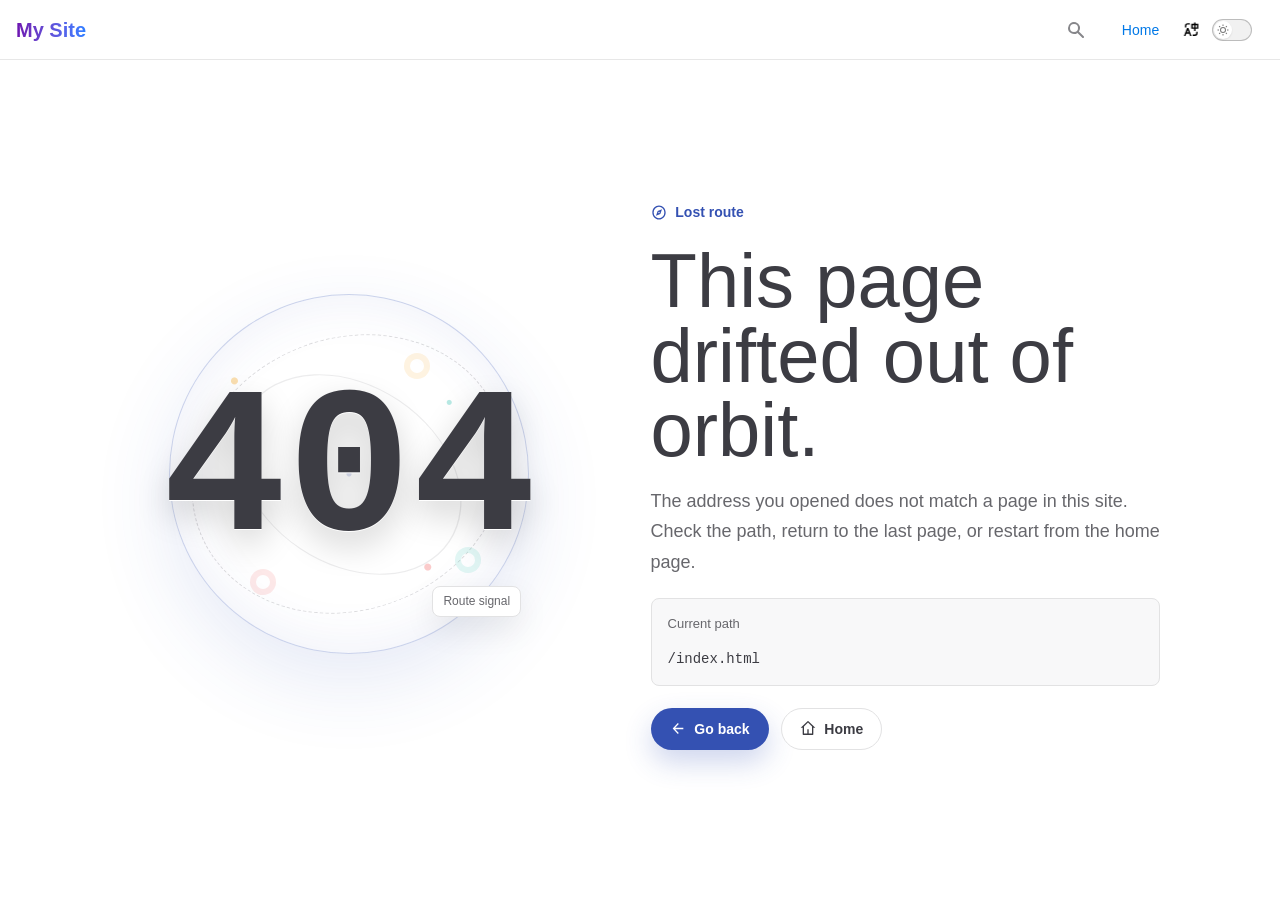
<file: index.html>
<!DOCTYPE html>
<html  lang="en">
<head>
  <meta charset="UTF-8">
  <meta name="viewport" content="width=device-width, initial-scale=1.0">
  <link rel="icon" href="/favicon.svg">
    <script>
    ;(function () {
      const prefersDark =
        window.matchMedia &&
        window.matchMedia('(prefers-color-scheme: dark)').matches
      const setting = localStorage.getItem('vueuse-color-scheme') || 'auto'
      if (setting === 'dark' || (prefersDark && setting !== 'light'))
        document.documentElement.classList.toggle('dark', true)
    })()
    </script>
  <style type="text/css">
    :root { color-scheme: light dark; --va-c-bg: #fff; }
    html.dark { --va-c-bg: #000; }
    html { background-color: var(--va-c-bg); }
  </style><style id="valaxy-fouc">body{opacity:0!important}</style><style>body{transition:opacity .15s ease}</style><noscript><style>body{opacity:1!important}</style></noscript><script>(function foucGuardScript(maxDuration) {
  var done = 0;
  function reveal() {
    if (done) return;
    done = 1;
    var s = document.getElementById("valaxy-fouc");
    if (s) s.remove();
  }
  function check() {
    var links = document.querySelectorAll('link[rel="stylesheet"]');
    for (var i = 0; i < links.length; i++) {
      if (!links[i].sheet) return;
    }
    reveal();
  }
  new MutationObserver(check).observe(document.head, {
    childList: true,
    attributes: true,
    attributeFilter: ["media", "rel"]
  });
  addEventListener("load", reveal);
  if (maxDuration)
    setTimeout(reveal, maxDuration);
})(5000)</script>
    <script>
    const locale = localStorage.getItem('valaxy-locale') || 'en';
    document.documentElement.setAttribute('lang', locale);
    </script>
    
  <script type="module" crossorigin src="/assets/index.DZpAuJvc.js"></script>
  <link rel="modulepreload" crossorigin href="/assets/rolldown-runtime.hePW80VL.js">
  <link rel="modulepreload" crossorigin href="/assets/framework.CSzCw9LZ.js">
  <link rel="modulepreload" crossorigin href="/assets/chunks/vue-i18n.DPiClx16.js">
  <link rel="modulepreload" crossorigin href="/assets/chunks/vue-router.4BejMmlS.js">
  <link rel="modulepreload" crossorigin href="/assets/chunks/dayjs.DUgotgTK.js">
  <link rel="modulepreload" crossorigin href="/assets/chunks/pinia.BB0vZneo.js">
  <link rel="modulepreload" crossorigin href="/assets/theme.YYQevud5.js">
  <link rel="modulepreload" crossorigin href="/assets/chunks/nprogress.Dew4DlVv.js">
  <link rel="stylesheet" crossorigin href="/assets/style.CrLfRobd.css">
<link rel="preload" href="/assets/KaTeX_AMS-Regular.BQhdFMY1.woff2" as="font" type="font/woff2" crossorigin>
<link rel="preload" href="/assets/KaTeX_AMS-Regular.DMm9YOAa.woff" as="font" type="font/woff" crossorigin>
<link rel="preload" href="/assets/KaTeX_Caligraphic-Bold.Dq_IR9rO.woff2" as="font" type="font/woff2" crossorigin>
<link rel="preload" href="/assets/KaTeX_Caligraphic-Bold.BEiXGLvX.woff" as="font" type="font/woff" crossorigin>
<link rel="preload" href="/assets/KaTeX_Caligraphic-Regular.Di6jR-x-.woff2" as="font" type="font/woff2" crossorigin>
<link rel="preload" href="/assets/KaTeX_Caligraphic-Regular.CTRA-rTL.woff" as="font" type="font/woff" crossorigin>
<link rel="preload" href="/assets/KaTeX_Fraktur-Bold.CL6g_b3V.woff2" as="font" type="font/woff2" crossorigin>
<link rel="preload" href="/assets/KaTeX_Fraktur-Bold.BsDP51OF.woff" as="font" type="font/woff" crossorigin>
<link rel="preload" href="/assets/KaTeX_Fraktur-Regular.CTYiF6lA.woff2" as="font" type="font/woff2" crossorigin>
<link rel="preload" href="/assets/KaTeX_Fraktur-Regular.Dxdc4cR9.woff" as="font" type="font/woff" crossorigin>
<link rel="preload" href="/assets/KaTeX_Main-Bold.Cx986IdX.woff2" as="font" type="font/woff2" crossorigin>
<link rel="preload" href="/assets/KaTeX_Main-Bold.Jm3AIy58.woff" as="font" type="font/woff" crossorigin>
<link rel="preload" href="/assets/KaTeX_Main-BoldItalic.DxDJ3AOS.woff2" as="font" type="font/woff2" crossorigin>
<link rel="preload" href="/assets/KaTeX_Main-BoldItalic.SpSLRI95.woff" as="font" type="font/woff" crossorigin>
<link rel="preload" href="/assets/KaTeX_Main-Italic.NWA7e6Wa.woff2" as="font" type="font/woff2" crossorigin>
<link rel="preload" href="/assets/KaTeX_Main-Italic.BMLOBm91.woff" as="font" type="font/woff" crossorigin>
<link rel="preload" href="/assets/KaTeX_Main-Regular.B22Nviop.woff2" as="font" type="font/woff2" crossorigin>
<link rel="preload" href="/assets/KaTeX_Main-Regular.Dr94JaBh.woff" as="font" type="font/woff" crossorigin>
<link rel="preload" href="/assets/KaTeX_Math-BoldItalic.CZnvNsCZ.woff2" as="font" type="font/woff2" crossorigin>
<link rel="preload" href="/assets/KaTeX_Math-BoldItalic.iY-2wyZ7.woff" as="font" type="font/woff" crossorigin>
<link rel="preload" href="/assets/KaTeX_Math-Italic.t53AETM-.woff2" as="font" type="font/woff2" crossorigin>
<link rel="preload" href="/assets/KaTeX_Math-Italic.DA0__PXp.woff" as="font" type="font/woff" crossorigin>
<link rel="preload" href="/assets/KaTeX_SansSerif-Bold.D1sUS0GD.woff2" as="font" type="font/woff2" crossorigin>
<link rel="preload" href="/assets/KaTeX_SansSerif-Bold.DbIhKOiC.woff" as="font" type="font/woff" crossorigin>
<link rel="preload" href="/assets/KaTeX_SansSerif-Italic.C3H0VqGB.woff2" as="font" type="font/woff2" crossorigin>
<link rel="preload" href="/assets/KaTeX_SansSerif-Italic.DN2j7dab.woff" as="font" type="font/woff" crossorigin>
<link rel="preload" href="/assets/KaTeX_SansSerif-Regular.DDBCnlJ7.woff2" as="font" type="font/woff2" crossorigin>
<link rel="preload" href="/assets/KaTeX_SansSerif-Regular.CS6fqUqJ.woff" as="font" type="font/woff" crossorigin>
<link rel="preload" href="/assets/KaTeX_Script-Regular.D3wIWfF6.woff2" as="font" type="font/woff2" crossorigin>
<link rel="preload" href="/assets/KaTeX_Script-Regular.D5yQViql.woff" as="font" type="font/woff" crossorigin>
<link rel="preload" href="/assets/KaTeX_Size1-Regular.mCD8mA8B.woff2" as="font" type="font/woff2" crossorigin>
<link rel="preload" href="/assets/KaTeX_Size1-Regular.C195tn64.woff" as="font" type="font/woff" crossorigin>
<link rel="preload" href="/assets/KaTeX_Size2-Regular.Dy4dx90m.woff2" as="font" type="font/woff2" crossorigin>
<link rel="preload" href="/assets/KaTeX_Size2-Regular.oD1tc_U0.woff" as="font" type="font/woff" crossorigin>
<link rel="preload" href="/assets/KaTeX_Size3-Regular.CTq5MqoE.woff" as="font" type="font/woff" crossorigin>
<link rel="preload" href="/assets/KaTeX_Size4-Regular.Dl5lxZxV.woff2" as="font" type="font/woff2" crossorigin>
<link rel="preload" href="/assets/KaTeX_Size4-Regular.BF-4gkZK.woff" as="font" type="font/woff" crossorigin>
<link rel="preload" href="/assets/KaTeX_Typewriter-Regular.CO6r4hn1.woff2" as="font" type="font/woff2" crossorigin>
<link rel="preload" href="/assets/KaTeX_Typewriter-Regular.C0xS9mPB.woff" as="font" type="font/woff" crossorigin>
<link rel="modulepreload" crossorigin href="/assets/theme.YYQevud5.js">
<link rel="modulepreload" crossorigin href="/assets/pages.C-BxyfvM.js">
<meta charset="utf-8">
<meta name="viewport" content="width=device-width, initial-scale=1">
<title>My Site</title>
<meta property="og:locale:alternate" content="zh-CN">
<meta name="description" content="My documentation site powered by Valaxy.">
<meta property="og:description" content="My documentation site powered by Valaxy.">
<meta property="og:locale" content="en">
<meta property="og:site_name" content="My Site">
<meta property="og:title" content="My Site">
<meta property="og:image" content="/favicon.svg">
<meta property="og:type" content="website">
<meta property="og:url" content="/">
<link rel="icon" href="/favicon.svg" type="image/svg+xml">
<meta name="generator" content="Valaxy 1.0.0-rc.6">
<meta name="twitter:card" content="summary_large_image">
</head>
<body>
  <div id="app"><!--[--><!--[--><!----><!--[--><!--]--><!----><!--]--><div class="layout antialiased"><nav w="full" class="press-nav relative md:fixed md:z-99 font-bold no-sidebar"><div class="pr-navbar flex justify-between items-center pl-4 pr-2"><a aria-current="page" href="/" class="router-link-active router-link-exact-active pr-navbar-brand text-xl flex justify-center items-center font-black gradient-text from-purple-800 to-blue-500 bg-gradient-to-r" aria-label="My Site"><!----><span class="pr-navbar-title inline-flex">My Site</span></a><div class="pr-navbar-actions self-stretch flex justify-center items-center text-sm leading-5"><div class="VPNavBarSearch" p="x-2"><!--[--><button class="press-search-btn" title="Search" data-v-b21be026><div class="press-search-btn-content" data-v-b21be026><svg class="press-search-btn-icon" width="20" height="20" viewBox="0 0 20 20" fill="none" xmlns="http://www.w3.org/2000/svg" data-v-b21be026><path d="M8 4a4 4 0 100 8 4 4 0 000-8zM2 8a6 6 0 1110.89 3.476l4.817 4.817a1 1 0 01-1.414 1.414l-4.816-4.816A6 6 0 012 8z" fill="currentColor" data-v-b21be026></path></svg></div></button><!--teleport start--><!--teleport end--><!--]--></div><div class="pr-nav-bar-menu flex" h="full" p="x-2" data-v-a98b6fe2><!--[--><!--[--><a aria-current="page" href="/" class="router-link-active router-link-exact-active va-link press-nav-item-link flex justify-center items-center active px-2" rel="noopener" data-v-a98b6fe2 data-v-aa487131><!--[-->Home<!--]--></a><!--]--><!--]--></div><div class="flex items-center" h="full" p="x-2"><button title="Change languages" data-v-07f55d63><div i-ri-translate class="rotate-y-180 transition transform" data-v-07f55d63></div></button></div><div class="inline-flex items-center" p="x-1"><button class="switch switch-appearance" type="button" aria-label="Toggle Dark Mode" data-v-04afd0f3><span class="check" data-v-04afd0f3><span class="icon-wrap" data-v-04afd0f3><div class="icon" i-ri-sun-line data-v-04afd0f3></div></span></span></button></div><div class="pr-social-links pr-nav-bar-social-links" p="x-2" data-v-4030dd5a data-v-1cadd8e1><!--[--><!--]--></div><button type="button" class="pr-NavBarHamburger" aria-label="mobile navigation" aria-expanded="false" aria-controls="pr-NavScreen" data-v-1e65daf2><span class="container" data-v-1e65daf2><span class="top" data-v-1e65daf2></span><span class="middle" data-v-1e65daf2></span><span class="bottom" data-v-1e65daf2></span></span></button></div></div><!----></nav><!----><!--[--><!----><!--]--><!----><!--[--><div class="press-home" style="--va-code-mobile-margin-x:0;"><!--[--><!--]--><!--[--><div text="center" m="md:t-24 t-10 md:t-20" flex="~ col" justify="center" items="center" data-v-cdb4ae9e><!----><h1 my="10" text="4xl md:8xl" font="black" class="gradient-text from-purple-800 to-blue-500 bg-gradient-to-r" data-v-cdb4ae9e>My Site</h1></div><h2 flex="~ wrap justify-center" px="2" m="b-10" text="center 6xl" font="black" leading="tight" data-v-cdb4ae9e>Welcome to My Site</h2><p m="b-10" text="center xl" op="80" data-v-cdb4ae9e>Powered by Valaxy</p><div p="2" text="center" class="flex justify-center items-center" data-v-cdb4ae9e><!--[--><!--[--><a aria-current="page" href="/" class="router-link-active router-link-exact-active va-link bg-gradient-to-r from-purple-700 to-indigo-600 sese-btn btn transition rounded-full hover:shadow-md" m="2" p="x-6" data-v-cdb4ae9e><!--[--><!--[-->Get Started<!--]--><!--]--></a><!--]--><!--]--></div><br data-v-cdb4ae9e><!--]--><!--[--><!--]--><!--[--><!--]--><div class="press-features press-home-features"><div p="x-6" class="grid-cols-1 sm:grid-cols-2 md:grid-cols-3 m-auto grid gap-4 max-w-$pr-layout-max-width"><!--[--><div class="inline-grid"><article class="press-feature" data-v-0c750836><div class="icon" data-v-0c750836><div class="i-ri-book-2-line" data-v-0c750836></div></div><h2 class="title" data-v-0c750836>Documentation</h2><p class="details" data-v-0c750836>Write docs with Markdown and Vue components.</p></article></div><div class="inline-grid"><article class="press-feature" data-v-0c750836><div class="icon" data-v-0c750836><div class="i-ri-flashlight-line" data-v-0c750836></div></div><h2 class="title" data-v-0c750836>Fast</h2><p class="details" data-v-0c750836>Powered by Vite for instant HMR and fast builds.</p></article></div><div class="inline-grid"><article class="press-feature" data-v-0c750836><div class="icon" data-v-0c750836><div class="i-ri-palette-line" data-v-0c750836></div></div><h2 class="title" data-v-0c750836>Customizable</h2><p class="details" data-v-0c750836>Fully customizable theme with flexible configuration.</p></article></div><!--]--></div></div><!--[--><!--]--><!--[--><main class="press-main flex" data-v-5431fe00><div w="full" flex="~" class="relative" p="t-4" data-v-5431fe00><div class="container" flex="~ grow" justify="between" data-v-5431fe00><!--[--><div w="full" class="m-auto vp-doc content" flex="~ col grow" p="lt-md:0" data-v-5431fe00><!--[--><!--]--><!--[--><!--]--><!--[--><!--[--><!--]--><article class="markdown-body mx-auto w-full max-w-4xl" data-v-5431fe00><!--[--><!--]--><!----><!----></article><!--[--><!--]--><!----><!--]--></div><!--[--><!--]--><!--[--><!--]--><!--[--><!--]--><!----><!--[--><!--]--><!--]--><!--[--><!----><!--]--></div></div></main><!--]--></div><!--]--><footer class="press-footer" data-v-8934a884><div flex="~ col" class="container" data-v-8934a884><p class="message" data-v-8934a884>Powered by <a href="https://valaxy.site">Valaxy</a></p><!----></div></footer></div><!--]--></div><script>window.__INITIAL_STATE__='{"pinia":{"app":{"showLoading":true},"routerStore":{}}}'</script><script type="application/ld+json" data-hid="schema-org-graph">{"@context":"https://schema.org","@graph":[{"@id":"/#identity","@type":"Person","name":"VALAXY Developer","url":"/","image":{"@id":"/#/schema/image/1"},"sameAs":[]},{"@id":"/#website","@type":"WebSite","dateModified":"2026-08-20T04:54:59.856Z","datePublished":"2026-08-20T04:54:59.856Z","inLanguage":"en","url":"/","publisher":{"@id":"/#identity"}},{"@id":"/#webpage","@type":"WebPage","description":"My documentation site powered by Valaxy.","url":"/","about":{"@id":"/#identity"},"isPartOf":{"@id":"/#website"},"potentialAction":[{"@type":"ReadAction","target":["/"]}]},{"@id":"/#/schema/image/1","@type":"ImageObject","contentUrl":"https://valaxy.site/valaxy-logo.png","inLanguage":"en","url":"https://valaxy.site/valaxy-logo.png"}]}</script>
  
<!--teleport start anchor--><!----><!--teleport anchor-->
</body>
</html>
</file>
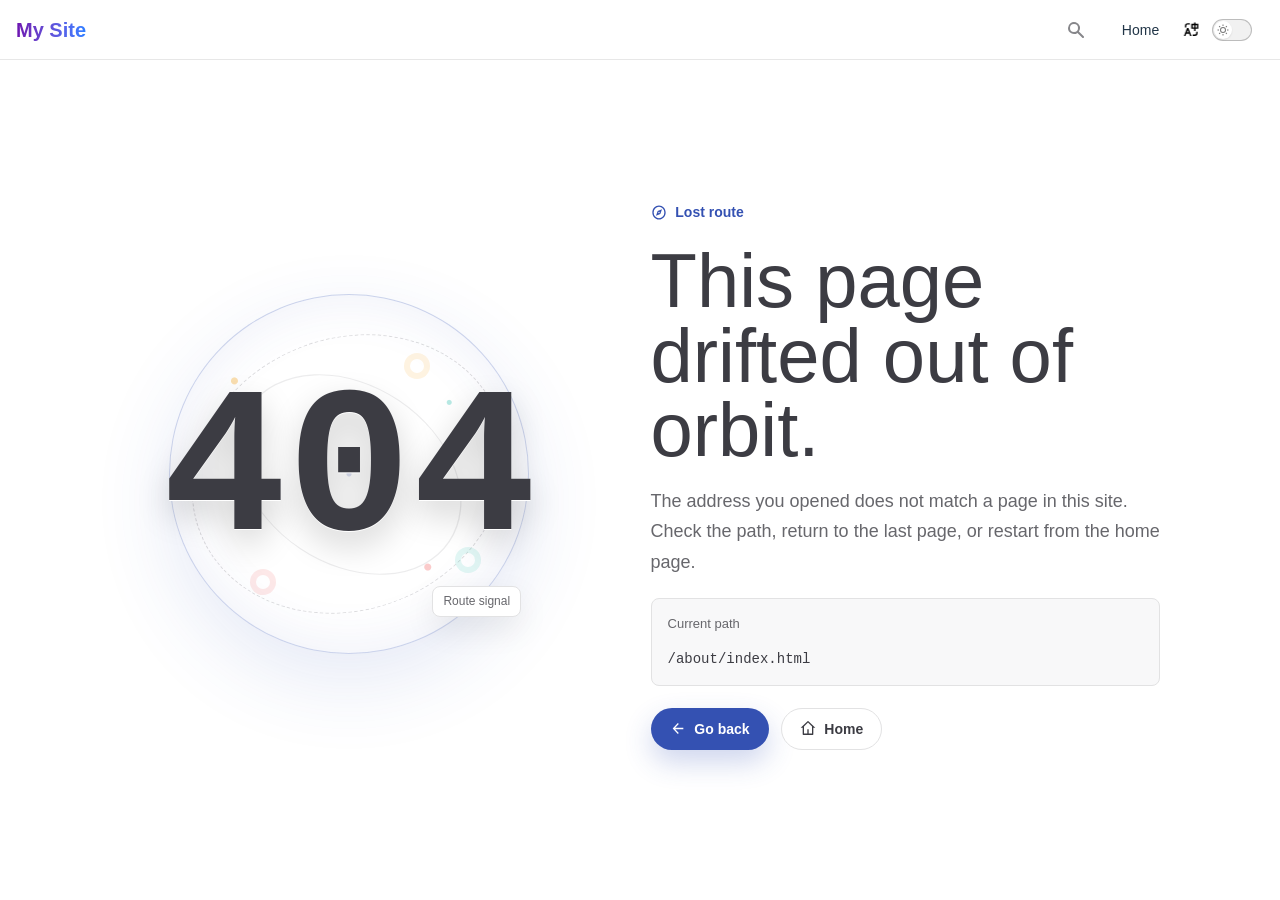
<file: about/index.html>
<!DOCTYPE html>
<html  lang="en">
<head>
  <meta charset="UTF-8">
  <meta name="viewport" content="width=device-width, initial-scale=1.0">
  <link rel="icon" href="/favicon.svg">
    <script>
    ;(function () {
      const prefersDark =
        window.matchMedia &&
        window.matchMedia('(prefers-color-scheme: dark)').matches
      const setting = localStorage.getItem('vueuse-color-scheme') || 'auto'
      if (setting === 'dark' || (prefersDark && setting !== 'light'))
        document.documentElement.classList.toggle('dark', true)
    })()
    </script>
  <style type="text/css">
    :root { color-scheme: light dark; --va-c-bg: #fff; }
    html.dark { --va-c-bg: #000; }
    html { background-color: var(--va-c-bg); }
  </style><style id="valaxy-fouc">body{opacity:0!important}</style><style>body{transition:opacity .15s ease}</style><noscript><style>body{opacity:1!important}</style></noscript><script>(function foucGuardScript(maxDuration) {
  var done = 0;
  function reveal() {
    if (done) return;
    done = 1;
    var s = document.getElementById("valaxy-fouc");
    if (s) s.remove();
  }
  function check() {
    var links = document.querySelectorAll('link[rel="stylesheet"]');
    for (var i = 0; i < links.length; i++) {
      if (!links[i].sheet) return;
    }
    reveal();
  }
  new MutationObserver(check).observe(document.head, {
    childList: true,
    attributes: true,
    attributeFilter: ["media", "rel"]
  });
  addEventListener("load", reveal);
  if (maxDuration)
    setTimeout(reveal, maxDuration);
})(5000)</script>
    <script>
    const locale = localStorage.getItem('valaxy-locale') || 'en';
    document.documentElement.setAttribute('lang', locale);
    </script>
    
  <script type="module" crossorigin src="/assets/index.DZpAuJvc.js"></script>
  <link rel="modulepreload" crossorigin href="/assets/rolldown-runtime.hePW80VL.js">
  <link rel="modulepreload" crossorigin href="/assets/framework.CSzCw9LZ.js">
  <link rel="modulepreload" crossorigin href="/assets/chunks/vue-i18n.DPiClx16.js">
  <link rel="modulepreload" crossorigin href="/assets/chunks/vue-router.4BejMmlS.js">
  <link rel="modulepreload" crossorigin href="/assets/chunks/dayjs.DUgotgTK.js">
  <link rel="modulepreload" crossorigin href="/assets/chunks/pinia.BB0vZneo.js">
  <link rel="modulepreload" crossorigin href="/assets/theme.YYQevud5.js">
  <link rel="modulepreload" crossorigin href="/assets/chunks/nprogress.Dew4DlVv.js">
  <link rel="stylesheet" crossorigin href="/assets/style.CrLfRobd.css">
<link rel="preload" href="/assets/KaTeX_AMS-Regular.BQhdFMY1.woff2" as="font" type="font/woff2" crossorigin>
<link rel="preload" href="/assets/KaTeX_AMS-Regular.DMm9YOAa.woff" as="font" type="font/woff" crossorigin>
<link rel="preload" href="/assets/KaTeX_Caligraphic-Bold.Dq_IR9rO.woff2" as="font" type="font/woff2" crossorigin>
<link rel="preload" href="/assets/KaTeX_Caligraphic-Bold.BEiXGLvX.woff" as="font" type="font/woff" crossorigin>
<link rel="preload" href="/assets/KaTeX_Caligraphic-Regular.Di6jR-x-.woff2" as="font" type="font/woff2" crossorigin>
<link rel="preload" href="/assets/KaTeX_Caligraphic-Regular.CTRA-rTL.woff" as="font" type="font/woff" crossorigin>
<link rel="preload" href="/assets/KaTeX_Fraktur-Bold.CL6g_b3V.woff2" as="font" type="font/woff2" crossorigin>
<link rel="preload" href="/assets/KaTeX_Fraktur-Bold.BsDP51OF.woff" as="font" type="font/woff" crossorigin>
<link rel="preload" href="/assets/KaTeX_Fraktur-Regular.CTYiF6lA.woff2" as="font" type="font/woff2" crossorigin>
<link rel="preload" href="/assets/KaTeX_Fraktur-Regular.Dxdc4cR9.woff" as="font" type="font/woff" crossorigin>
<link rel="preload" href="/assets/KaTeX_Main-Bold.Cx986IdX.woff2" as="font" type="font/woff2" crossorigin>
<link rel="preload" href="/assets/KaTeX_Main-Bold.Jm3AIy58.woff" as="font" type="font/woff" crossorigin>
<link rel="preload" href="/assets/KaTeX_Main-BoldItalic.DxDJ3AOS.woff2" as="font" type="font/woff2" crossorigin>
<link rel="preload" href="/assets/KaTeX_Main-BoldItalic.SpSLRI95.woff" as="font" type="font/woff" crossorigin>
<link rel="preload" href="/assets/KaTeX_Main-Italic.NWA7e6Wa.woff2" as="font" type="font/woff2" crossorigin>
<link rel="preload" href="/assets/KaTeX_Main-Italic.BMLOBm91.woff" as="font" type="font/woff" crossorigin>
<link rel="preload" href="/assets/KaTeX_Main-Regular.B22Nviop.woff2" as="font" type="font/woff2" crossorigin>
<link rel="preload" href="/assets/KaTeX_Main-Regular.Dr94JaBh.woff" as="font" type="font/woff" crossorigin>
<link rel="preload" href="/assets/KaTeX_Math-BoldItalic.CZnvNsCZ.woff2" as="font" type="font/woff2" crossorigin>
<link rel="preload" href="/assets/KaTeX_Math-BoldItalic.iY-2wyZ7.woff" as="font" type="font/woff" crossorigin>
<link rel="preload" href="/assets/KaTeX_Math-Italic.t53AETM-.woff2" as="font" type="font/woff2" crossorigin>
<link rel="preload" href="/assets/KaTeX_Math-Italic.DA0__PXp.woff" as="font" type="font/woff" crossorigin>
<link rel="preload" href="/assets/KaTeX_SansSerif-Bold.D1sUS0GD.woff2" as="font" type="font/woff2" crossorigin>
<link rel="preload" href="/assets/KaTeX_SansSerif-Bold.DbIhKOiC.woff" as="font" type="font/woff" crossorigin>
<link rel="preload" href="/assets/KaTeX_SansSerif-Italic.C3H0VqGB.woff2" as="font" type="font/woff2" crossorigin>
<link rel="preload" href="/assets/KaTeX_SansSerif-Italic.DN2j7dab.woff" as="font" type="font/woff" crossorigin>
<link rel="preload" href="/assets/KaTeX_SansSerif-Regular.DDBCnlJ7.woff2" as="font" type="font/woff2" crossorigin>
<link rel="preload" href="/assets/KaTeX_SansSerif-Regular.CS6fqUqJ.woff" as="font" type="font/woff" crossorigin>
<link rel="preload" href="/assets/KaTeX_Script-Regular.D3wIWfF6.woff2" as="font" type="font/woff2" crossorigin>
<link rel="preload" href="/assets/KaTeX_Script-Regular.D5yQViql.woff" as="font" type="font/woff" crossorigin>
<link rel="preload" href="/assets/KaTeX_Size1-Regular.mCD8mA8B.woff2" as="font" type="font/woff2" crossorigin>
<link rel="preload" href="/assets/KaTeX_Size1-Regular.C195tn64.woff" as="font" type="font/woff" crossorigin>
<link rel="preload" href="/assets/KaTeX_Size2-Regular.Dy4dx90m.woff2" as="font" type="font/woff2" crossorigin>
<link rel="preload" href="/assets/KaTeX_Size2-Regular.oD1tc_U0.woff" as="font" type="font/woff" crossorigin>
<link rel="preload" href="/assets/KaTeX_Size3-Regular.CTq5MqoE.woff" as="font" type="font/woff" crossorigin>
<link rel="preload" href="/assets/KaTeX_Size4-Regular.Dl5lxZxV.woff2" as="font" type="font/woff2" crossorigin>
<link rel="preload" href="/assets/KaTeX_Size4-Regular.BF-4gkZK.woff" as="font" type="font/woff" crossorigin>
<link rel="preload" href="/assets/KaTeX_Typewriter-Regular.CO6r4hn1.woff2" as="font" type="font/woff2" crossorigin>
<link rel="preload" href="/assets/KaTeX_Typewriter-Regular.C0xS9mPB.woff" as="font" type="font/woff" crossorigin>
<link rel="modulepreload" crossorigin href="/assets/theme.YYQevud5.js">
<link rel="modulepreload" crossorigin href="/assets/about.Bcyvjr2c.js">
<meta charset="utf-8">
<meta name="viewport" content="width=device-width, initial-scale=1">
<title>关于我 - My Site</title>
<meta property="og:locale:alternate" content="zh-CN">
<meta name="description" content="My documentation site powered by Valaxy.">
<meta property="og:description" content="My documentation site powered by Valaxy.">
<meta property="og:locale" content="en">
<meta property="og:site_name" content="My Site">
<meta property="og:title" content="关于我">
<meta property="og:image" content="/favicon.svg">
<meta property="og:type" content="website">
<meta property="og:url" content="/">
<link rel="icon" href="/favicon.svg" type="image/svg+xml">
<meta name="generator" content="Valaxy 1.0.0-rc.6">
<meta name="twitter:card" content="summary_large_image">
</head>
<body>
  <div id="app"><!--[--><!--[--><!----><!--[--><!--]--><!----><!--]--><div class="layout antialiased"><nav w="full" class="press-nav relative md:fixed md:z-99 font-bold"><div class="pr-navbar flex justify-between items-center pl-4 pr-2 has-sidebar"><a href="/" class="pr-navbar-brand text-xl flex justify-center items-center font-black gradient-text from-purple-800 to-blue-500 bg-gradient-to-r" aria-label="My Site"><!----><span class="pr-navbar-title inline-flex">My Site</span></a><div class="pr-navbar-actions self-stretch flex justify-center items-center text-sm leading-5"><div class="VPNavBarSearch" p="x-2"><!--[--><button class="press-search-btn" title="Search" data-v-b21be026><div class="press-search-btn-content" data-v-b21be026><svg class="press-search-btn-icon" width="20" height="20" viewBox="0 0 20 20" fill="none" xmlns="http://www.w3.org/2000/svg" data-v-b21be026><path d="M8 4a4 4 0 100 8 4 4 0 000-8zM2 8a6 6 0 1110.89 3.476l4.817 4.817a1 1 0 01-1.414 1.414l-4.816-4.816A6 6 0 012 8z" fill="currentColor" data-v-b21be026></path></svg></div></button><!--teleport start--><!--teleport end--><!--]--></div><div class="pr-nav-bar-menu flex" h="full" p="x-2" data-v-a98b6fe2><!--[--><!--[--><a href="/" class="va-link press-nav-item-link flex justify-center items-center px-2" rel="noopener" data-v-a98b6fe2 data-v-aa487131><!--[-->Home<!--]--></a><!--]--><!--]--></div><div class="flex items-center" h="full" p="x-2"><button title="Change languages" data-v-07f55d63><div i-ri-translate class="rotate-y-180 transition transform" data-v-07f55d63></div></button></div><div class="inline-flex items-center" p="x-1"><button class="switch switch-appearance" type="button" aria-label="Toggle Dark Mode" data-v-04afd0f3><span class="check" data-v-04afd0f3><span class="icon-wrap" data-v-04afd0f3><div class="icon" i-ri-sun-line data-v-04afd0f3></div></span></span></button></div><div class="pr-social-links pr-nav-bar-social-links" p="x-2" data-v-4030dd5a data-v-1cadd8e1><!--[--><!--]--></div><button type="button" class="pr-NavBarHamburger" aria-label="mobile navigation" aria-expanded="false" aria-controls="pr-NavScreen" data-v-1e65daf2><span class="container" data-v-1e65daf2><span class="top" data-v-1e65daf2></span><span class="middle" data-v-1e65daf2></span><span class="bottom" data-v-1e65daf2></span></span></button></div></div><!----></nav><div class="press-local-nav" data-v-c0a6e21b><button type="button" class="menu" aria-expanded="false" aria-controls="pr-sidebar-nav" data-v-c0a6e21b><div i-ri-align-left class="menu-icon" data-v-c0a6e21b></div><span class="menu-text" data-v-c0a6e21b>Menu</span></button><div class="VPLocalNavOutlineDropdown" style="--vp-vh:0px;" data-v-c0a6e21b data-v-0942f7d8><button type="button" data-v-0942f7d8>Return to top</button><!----></div></div><!--[--><!----><!--]--><!----><!--[--><main class="press-main flex has-sidebar" data-v-5431fe00><div w="full" flex="~" class="px-6 md:pl-12 has-aside relative" p="t-4" data-v-5431fe00><div class="container" flex="~ grow" justify="between" data-v-5431fe00><!--[--><div w="full" class="vp-doc content" flex="~ col grow" p="lt-md:0" data-v-5431fe00><!--[--><!--]--><!--[--><!--]--><!--[--><!--[--><!--]--><article class="markdown-body mx-auto w-full max-w-4xl" data-v-5431fe00><!--[--><div flex items-center justify-between gap-2 data-v-5431fe00><h1 id="关于我" tabindex="-1" class="!mt-0" data-v-5431fe00>关于我 <a class="header-anchor" href="#关于我" aria-hidden="true" data-v-5431fe00></a></h1><!----></div><!--[--><p>I am developing <a href="https://github.com/YunYouJun/valaxy" target="_blank" rel="noreferrer">Valaxy</a> - Next Generation Static Blog Framework.</p><p>If you like it, you can sponsor me in <a href="https://github.com/sponsors/YunYouJun" target="_blank" rel="noreferrer">GitHub</a> or <a href="https://www.yunyoujun.cn/sponsors/" target="_blank" rel="noreferrer">www.yunyoujun.cn/sponsors/</a>.</p><hr><p>我正在开发 <a href="https://github.com/YunYouJun/valaxy" target="_blank" rel="noreferrer">Valaxy</a> - 下一代静态博客框架。</p><p>如果你喜欢它，你可以在 <a href="https://github.com/sponsors/YunYouJun" target="_blank" rel="noreferrer">GitHub</a> 或 <a href="https://www.yunyoujun.cn/sponsors/" target="_blank" rel="noreferrer">www.yunyoujun.cn/sponsors/</a> 赞助我。</p><p>Check out the <a href="https://github.com/YunYouJun/valaxy" target="_blank" rel="noreferrer">Valaxy | GitHub</a> for more details.</p><!--]--><!--[--><!--]--><!--]--><!----><!----></article><!--[--><!--]--><div class="press-doc-footer pb-8 max-w-4xl" w="full" m="auto" data-v-5431fe00 data-v-5a764274><div flex justify="between" items="center" text="sm" data-v-5a764274><a flex items="center" class="decoration-none!" href="https://github.com/YunYouJun/valaxy/edit/main/docs/pages/about/index.md" target="_blank" rel="noopener noreferrer" data-v-5a764274><div i-ri-external-link-line data-v-5a764274></div><span ml-1 data-v-5a764274>Edit this page</span></a><p class="press-lastUpdated text-right" data-v-5a764274 data-v-c6ad85b2>Last updated: <time datetime="1970-01-01T00:00:00.000Z" data-v-c6ad85b2></time></p></div><!----></div><!--]--></div><!--[--><!--]--><!--[--><!--]--><!--[--><!--]--><!----><!--[--><!--]--><!--]--><!--[--><!--[--><!----><!----><aside id="press-page-outline" flex="~ col grow" p="l-0 xl:l-8" text="center" z="$" aria-label="On this page" class="press-aside lt-xl:fixed"><div class="aside-curtain"></div><div class="aside-container lt-xl:fixed" flex="~ col"><div class="aside-content overflow-auto" flex="~ col"><div style="display:none;" data-v-ef5345e4><div class="content" data-v-ef5345e4><div class="outline-heading" data-v-ef5345e4><div class="outline-title" data-v-ef5345e4>On this page</div><!----></div><div class="outline-marker" data-v-ef5345e4></div><nav aria-label="Table of contents for the current page" data-v-ef5345e4><ul class="root va-toc css-i18n-toc va-toc relative z-1 css-i18n-toc" data-v-ef5345e4 data-v-ebf72b81><!--[--><!--]--></ul></nav></div></div><div class="flex-grow"></div><!----></div></div></aside><!--]--><!--]--></div></div></main><!--]--><footer class="press-footer has-sidebar" data-v-8934a884><div flex="~ col" class="container" data-v-8934a884><p class="message" data-v-8934a884>Powered by <a href="https://valaxy.site">Valaxy</a></p><!----></div></footer></div><!--]--></div><script>window.__INITIAL_STATE__='{"pinia":{"app":{"showLoading":true},"routerStore":{},"press-app":{}}}'</script><script type="application/ld+json" data-hid="schema-org-graph">{"@context":"https://schema.org","@graph":[{"@id":"/#identity","@type":"Person","name":"VALAXY Developer","url":"/","image":{"@id":"/#/schema/image/1"},"sameAs":[]},{"@id":"/#website","@type":"WebSite","dateModified":"2026-08-20T04:54:59.856Z","datePublished":"2026-08-20T04:54:59.856Z","inLanguage":"en","name":"关于我","url":"/","publisher":{"@id":"/#identity"}},{"@id":"/#webpage","@type":"WebPage","description":"My documentation site powered by Valaxy.","name":"关于我","url":"/","about":{"@id":"/#identity"},"isPartOf":{"@id":"/#website"},"potentialAction":[{"@type":"ReadAction","target":["/"]}]},{"@id":"/#/schema/image/1","@type":"ImageObject","contentUrl":"https://valaxy.site/valaxy-logo.png","inLanguage":"en","url":"https://valaxy.site/valaxy-logo.png"}]}</script>
  
<!--teleport start anchor--><!----><!--teleport anchor-->
</body>
</html>
</file>
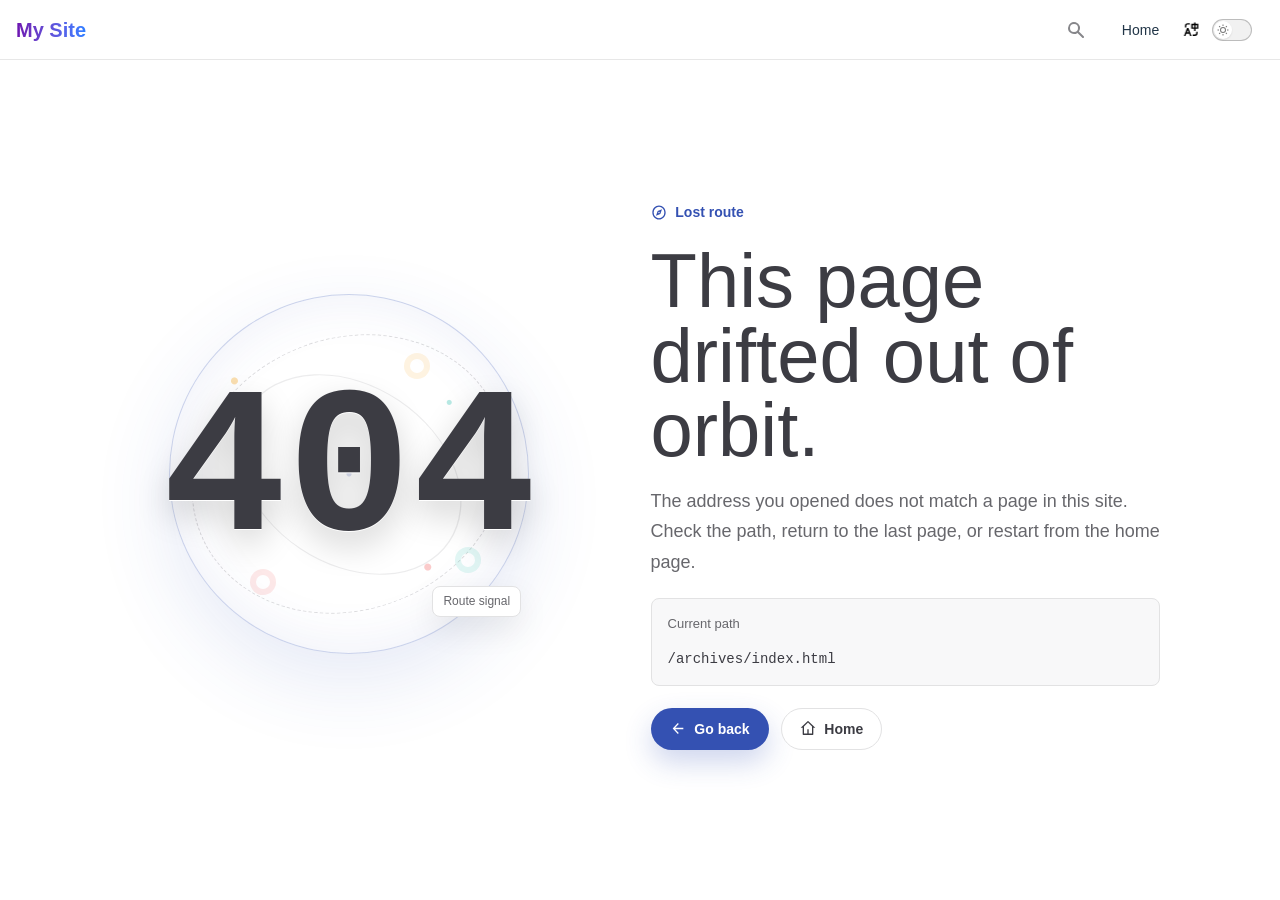
<file: archives/index.html>
<!DOCTYPE html>
<html  lang="en">
<head>
  <meta charset="UTF-8">
  <meta name="viewport" content="width=device-width, initial-scale=1.0">
  <link rel="icon" href="/favicon.svg">
    <script>
    ;(function () {
      const prefersDark =
        window.matchMedia &&
        window.matchMedia('(prefers-color-scheme: dark)').matches
      const setting = localStorage.getItem('vueuse-color-scheme') || 'auto'
      if (setting === 'dark' || (prefersDark && setting !== 'light'))
        document.documentElement.classList.toggle('dark', true)
    })()
    </script>
  <style type="text/css">
    :root { color-scheme: light dark; --va-c-bg: #fff; }
    html.dark { --va-c-bg: #000; }
    html { background-color: var(--va-c-bg); }
  </style><style id="valaxy-fouc">body{opacity:0!important}</style><style>body{transition:opacity .15s ease}</style><noscript><style>body{opacity:1!important}</style></noscript><script>(function foucGuardScript(maxDuration) {
  var done = 0;
  function reveal() {
    if (done) return;
    done = 1;
    var s = document.getElementById("valaxy-fouc");
    if (s) s.remove();
  }
  function check() {
    var links = document.querySelectorAll('link[rel="stylesheet"]');
    for (var i = 0; i < links.length; i++) {
      if (!links[i].sheet) return;
    }
    reveal();
  }
  new MutationObserver(check).observe(document.head, {
    childList: true,
    attributes: true,
    attributeFilter: ["media", "rel"]
  });
  addEventListener("load", reveal);
  if (maxDuration)
    setTimeout(reveal, maxDuration);
})(5000)</script>
    <script>
    const locale = localStorage.getItem('valaxy-locale') || 'en';
    document.documentElement.setAttribute('lang', locale);
    </script>
    
  <script type="module" crossorigin src="/assets/index.DZpAuJvc.js"></script>
  <link rel="modulepreload" crossorigin href="/assets/rolldown-runtime.hePW80VL.js">
  <link rel="modulepreload" crossorigin href="/assets/framework.CSzCw9LZ.js">
  <link rel="modulepreload" crossorigin href="/assets/chunks/vue-i18n.DPiClx16.js">
  <link rel="modulepreload" crossorigin href="/assets/chunks/vue-router.4BejMmlS.js">
  <link rel="modulepreload" crossorigin href="/assets/chunks/dayjs.DUgotgTK.js">
  <link rel="modulepreload" crossorigin href="/assets/chunks/pinia.BB0vZneo.js">
  <link rel="modulepreload" crossorigin href="/assets/theme.YYQevud5.js">
  <link rel="modulepreload" crossorigin href="/assets/chunks/nprogress.Dew4DlVv.js">
  <link rel="stylesheet" crossorigin href="/assets/style.CrLfRobd.css">
<link rel="preload" href="/assets/KaTeX_AMS-Regular.BQhdFMY1.woff2" as="font" type="font/woff2" crossorigin>
<link rel="preload" href="/assets/KaTeX_AMS-Regular.DMm9YOAa.woff" as="font" type="font/woff" crossorigin>
<link rel="preload" href="/assets/KaTeX_Caligraphic-Bold.Dq_IR9rO.woff2" as="font" type="font/woff2" crossorigin>
<link rel="preload" href="/assets/KaTeX_Caligraphic-Bold.BEiXGLvX.woff" as="font" type="font/woff" crossorigin>
<link rel="preload" href="/assets/KaTeX_Caligraphic-Regular.Di6jR-x-.woff2" as="font" type="font/woff2" crossorigin>
<link rel="preload" href="/assets/KaTeX_Caligraphic-Regular.CTRA-rTL.woff" as="font" type="font/woff" crossorigin>
<link rel="preload" href="/assets/KaTeX_Fraktur-Bold.CL6g_b3V.woff2" as="font" type="font/woff2" crossorigin>
<link rel="preload" href="/assets/KaTeX_Fraktur-Bold.BsDP51OF.woff" as="font" type="font/woff" crossorigin>
<link rel="preload" href="/assets/KaTeX_Fraktur-Regular.CTYiF6lA.woff2" as="font" type="font/woff2" crossorigin>
<link rel="preload" href="/assets/KaTeX_Fraktur-Regular.Dxdc4cR9.woff" as="font" type="font/woff" crossorigin>
<link rel="preload" href="/assets/KaTeX_Main-Bold.Cx986IdX.woff2" as="font" type="font/woff2" crossorigin>
<link rel="preload" href="/assets/KaTeX_Main-Bold.Jm3AIy58.woff" as="font" type="font/woff" crossorigin>
<link rel="preload" href="/assets/KaTeX_Main-BoldItalic.DxDJ3AOS.woff2" as="font" type="font/woff2" crossorigin>
<link rel="preload" href="/assets/KaTeX_Main-BoldItalic.SpSLRI95.woff" as="font" type="font/woff" crossorigin>
<link rel="preload" href="/assets/KaTeX_Main-Italic.NWA7e6Wa.woff2" as="font" type="font/woff2" crossorigin>
<link rel="preload" href="/assets/KaTeX_Main-Italic.BMLOBm91.woff" as="font" type="font/woff" crossorigin>
<link rel="preload" href="/assets/KaTeX_Main-Regular.B22Nviop.woff2" as="font" type="font/woff2" crossorigin>
<link rel="preload" href="/assets/KaTeX_Main-Regular.Dr94JaBh.woff" as="font" type="font/woff" crossorigin>
<link rel="preload" href="/assets/KaTeX_Math-BoldItalic.CZnvNsCZ.woff2" as="font" type="font/woff2" crossorigin>
<link rel="preload" href="/assets/KaTeX_Math-BoldItalic.iY-2wyZ7.woff" as="font" type="font/woff" crossorigin>
<link rel="preload" href="/assets/KaTeX_Math-Italic.t53AETM-.woff2" as="font" type="font/woff2" crossorigin>
<link rel="preload" href="/assets/KaTeX_Math-Italic.DA0__PXp.woff" as="font" type="font/woff" crossorigin>
<link rel="preload" href="/assets/KaTeX_SansSerif-Bold.D1sUS0GD.woff2" as="font" type="font/woff2" crossorigin>
<link rel="preload" href="/assets/KaTeX_SansSerif-Bold.DbIhKOiC.woff" as="font" type="font/woff" crossorigin>
<link rel="preload" href="/assets/KaTeX_SansSerif-Italic.C3H0VqGB.woff2" as="font" type="font/woff2" crossorigin>
<link rel="preload" href="/assets/KaTeX_SansSerif-Italic.DN2j7dab.woff" as="font" type="font/woff" crossorigin>
<link rel="preload" href="/assets/KaTeX_SansSerif-Regular.DDBCnlJ7.woff2" as="font" type="font/woff2" crossorigin>
<link rel="preload" href="/assets/KaTeX_SansSerif-Regular.CS6fqUqJ.woff" as="font" type="font/woff" crossorigin>
<link rel="preload" href="/assets/KaTeX_Script-Regular.D3wIWfF6.woff2" as="font" type="font/woff2" crossorigin>
<link rel="preload" href="/assets/KaTeX_Script-Regular.D5yQViql.woff" as="font" type="font/woff" crossorigin>
<link rel="preload" href="/assets/KaTeX_Size1-Regular.mCD8mA8B.woff2" as="font" type="font/woff2" crossorigin>
<link rel="preload" href="/assets/KaTeX_Size1-Regular.C195tn64.woff" as="font" type="font/woff" crossorigin>
<link rel="preload" href="/assets/KaTeX_Size2-Regular.Dy4dx90m.woff2" as="font" type="font/woff2" crossorigin>
<link rel="preload" href="/assets/KaTeX_Size2-Regular.oD1tc_U0.woff" as="font" type="font/woff" crossorigin>
<link rel="preload" href="/assets/KaTeX_Size3-Regular.CTq5MqoE.woff" as="font" type="font/woff" crossorigin>
<link rel="preload" href="/assets/KaTeX_Size4-Regular.Dl5lxZxV.woff2" as="font" type="font/woff2" crossorigin>
<link rel="preload" href="/assets/KaTeX_Size4-Regular.BF-4gkZK.woff" as="font" type="font/woff" crossorigin>
<link rel="preload" href="/assets/KaTeX_Typewriter-Regular.CO6r4hn1.woff2" as="font" type="font/woff2" crossorigin>
<link rel="preload" href="/assets/KaTeX_Typewriter-Regular.C0xS9mPB.woff" as="font" type="font/woff" crossorigin>
<link rel="modulepreload" crossorigin href="/assets/archives.C0V_033Y.js">
<link rel="modulepreload" crossorigin href="/assets/theme.YYQevud5.js">
<meta charset="utf-8">
<meta name="viewport" content="width=device-width, initial-scale=1">
<title>My Site</title>
<meta property="og:locale:alternate" content="zh-CN">
<meta name="description" content="My documentation site powered by Valaxy.">
<meta property="og:description" content="My documentation site powered by Valaxy.">
<meta property="og:locale" content="en">
<meta property="og:site_name" content="My Site">
<meta property="og:title" content="My Site">
<meta property="og:image" content="/favicon.svg">
<meta property="og:type" content="website">
<meta property="og:url" content="/">
<link rel="icon" href="/favicon.svg" type="image/svg+xml">
<meta name="generator" content="Valaxy 1.0.0-rc.6">
<meta name="twitter:card" content="summary_large_image">
</head>
<body>
  <div id="app"><!--[--><!--[--><!----><!--[--><!--]--><!----><!--]--><main class="press-main flex has-sidebar" data-v-5431fe00><div w="full" flex="~" class="px-6 md:pl-12 has-aside relative" p="t-4" data-v-5431fe00><div class="container" flex="~ grow" justify="between" data-v-5431fe00><!--[--><div w="full" class="vp-doc content" flex="~ col grow" p="lt-md:0" data-v-5431fe00><!--[--><!--]--><!--[--><!--]--><!--[--><!--[--><!--]--><article class="markdown-body mx-auto w-full max-w-4xl" data-v-5431fe00><!--[--><!--]--><!----><!----></article><!--[--><!--]--><div class="press-doc-footer pb-8 max-w-4xl" w="full" m="auto" data-v-5431fe00 data-v-5a764274><div flex justify="between" items="center" text="sm" data-v-5a764274><a flex items="center" class="decoration-none!" href="https://github.com/YunYouJun/valaxy/edit/main/docs/pages/archives/index.md" target="_blank" rel="noopener noreferrer" data-v-5a764274><div i-ri-external-link-line data-v-5a764274></div><span ml-1 data-v-5a764274>Edit this page</span></a><p class="press-lastUpdated text-right" data-v-5a764274 data-v-c6ad85b2>Last updated: <time datetime="1970-01-01T00:00:00.000Z" data-v-c6ad85b2></time></p></div><!----></div><!--]--></div><!--[--><!--]--><!--[--><!--]--><!--[--><!--]--><!----><!--[--><!--]--><!--]--><!--[--><!--[--><!----><!----><aside id="press-page-outline" flex="~ col grow" p="l-0 xl:l-8" text="center" z="$" aria-label="On this page" class="press-aside lt-xl:fixed"><div class="aside-curtain"></div><div class="aside-container lt-xl:fixed" flex="~ col"><div class="aside-content overflow-auto" flex="~ col"><div style="display:none;" data-v-ef5345e4><div class="content" data-v-ef5345e4><div class="outline-heading" data-v-ef5345e4><div class="outline-title" data-v-ef5345e4>On this page</div><!----></div><div class="outline-marker" data-v-ef5345e4></div><nav aria-label="Table of contents for the current page" data-v-ef5345e4><ul class="root va-toc css-i18n-toc va-toc relative z-1 css-i18n-toc" data-v-ef5345e4 data-v-ebf72b81><!--[--><!--]--></ul></nav></div></div><div class="flex-grow"></div><!----></div></div></aside><!--]--><!--]--></div></div></main><!--]--></div><script>window.__INITIAL_STATE__='{"pinia":{"routerStore":{},"press-app":{}}}'</script><script type="application/ld+json" data-hid="schema-org-graph">{"@context":"https://schema.org","@graph":[{"@id":"/#identity","@type":"Person","name":"VALAXY Developer","url":"/","image":{"@id":"/#/schema/image/1"},"sameAs":[]},{"@id":"/#website","@type":"WebSite","dateModified":"2026-08-20T04:54:59.856Z","datePublished":"2026-08-20T04:54:59.856Z","inLanguage":"en","url":"/","publisher":{"@id":"/#identity"}},{"@id":"/#webpage","@type":"WebPage","description":"My documentation site powered by Valaxy.","url":"/","about":{"@id":"/#identity"},"isPartOf":{"@id":"/#website"},"potentialAction":[{"@type":"ReadAction","target":["/"]}]},{"@id":"/#/schema/image/1","@type":"ImageObject","contentUrl":"https://valaxy.site/valaxy-logo.png","inLanguage":"en","url":"https://valaxy.site/valaxy-logo.png"}]}</script>
  
</body>
</html>
</file>
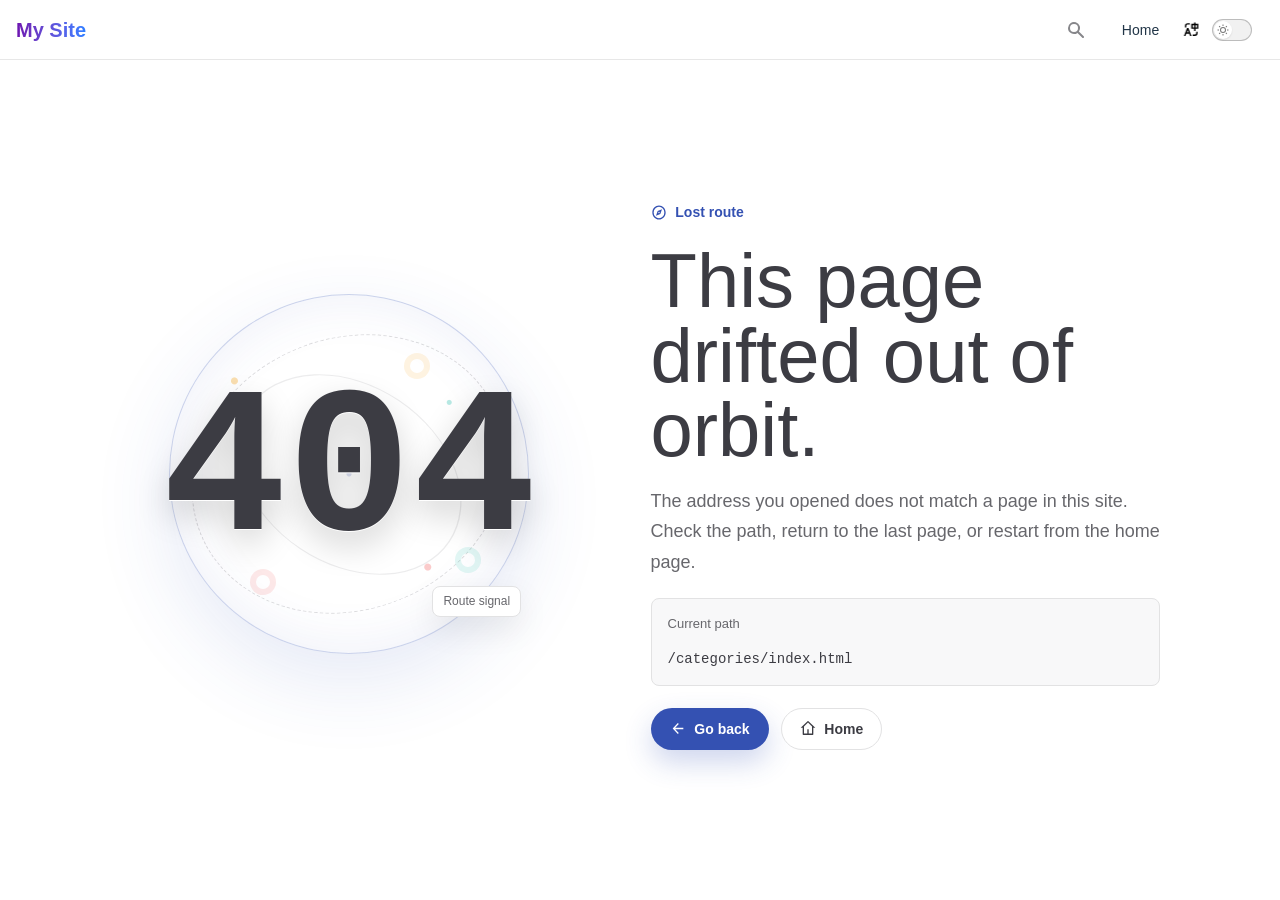
<file: categories/index.html>
<!DOCTYPE html>
<html  lang="en">
<head>
  <meta charset="UTF-8">
  <meta name="viewport" content="width=device-width, initial-scale=1.0">
  <link rel="icon" href="/favicon.svg">
    <script>
    ;(function () {
      const prefersDark =
        window.matchMedia &&
        window.matchMedia('(prefers-color-scheme: dark)').matches
      const setting = localStorage.getItem('vueuse-color-scheme') || 'auto'
      if (setting === 'dark' || (prefersDark && setting !== 'light'))
        document.documentElement.classList.toggle('dark', true)
    })()
    </script>
  <style type="text/css">
    :root { color-scheme: light dark; --va-c-bg: #fff; }
    html.dark { --va-c-bg: #000; }
    html { background-color: var(--va-c-bg); }
  </style><style id="valaxy-fouc">body{opacity:0!important}</style><style>body{transition:opacity .15s ease}</style><noscript><style>body{opacity:1!important}</style></noscript><script>(function foucGuardScript(maxDuration) {
  var done = 0;
  function reveal() {
    if (done) return;
    done = 1;
    var s = document.getElementById("valaxy-fouc");
    if (s) s.remove();
  }
  function check() {
    var links = document.querySelectorAll('link[rel="stylesheet"]');
    for (var i = 0; i < links.length; i++) {
      if (!links[i].sheet) return;
    }
    reveal();
  }
  new MutationObserver(check).observe(document.head, {
    childList: true,
    attributes: true,
    attributeFilter: ["media", "rel"]
  });
  addEventListener("load", reveal);
  if (maxDuration)
    setTimeout(reveal, maxDuration);
})(5000)</script>
    <script>
    const locale = localStorage.getItem('valaxy-locale') || 'en';
    document.documentElement.setAttribute('lang', locale);
    </script>
    
  <script type="module" crossorigin src="/assets/index.DZpAuJvc.js"></script>
  <link rel="modulepreload" crossorigin href="/assets/rolldown-runtime.hePW80VL.js">
  <link rel="modulepreload" crossorigin href="/assets/framework.CSzCw9LZ.js">
  <link rel="modulepreload" crossorigin href="/assets/chunks/vue-i18n.DPiClx16.js">
  <link rel="modulepreload" crossorigin href="/assets/chunks/vue-router.4BejMmlS.js">
  <link rel="modulepreload" crossorigin href="/assets/chunks/dayjs.DUgotgTK.js">
  <link rel="modulepreload" crossorigin href="/assets/chunks/pinia.BB0vZneo.js">
  <link rel="modulepreload" crossorigin href="/assets/theme.YYQevud5.js">
  <link rel="modulepreload" crossorigin href="/assets/chunks/nprogress.Dew4DlVv.js">
  <link rel="stylesheet" crossorigin href="/assets/style.CrLfRobd.css">
<link rel="preload" href="/assets/KaTeX_AMS-Regular.BQhdFMY1.woff2" as="font" type="font/woff2" crossorigin>
<link rel="preload" href="/assets/KaTeX_AMS-Regular.DMm9YOAa.woff" as="font" type="font/woff" crossorigin>
<link rel="preload" href="/assets/KaTeX_Caligraphic-Bold.Dq_IR9rO.woff2" as="font" type="font/woff2" crossorigin>
<link rel="preload" href="/assets/KaTeX_Caligraphic-Bold.BEiXGLvX.woff" as="font" type="font/woff" crossorigin>
<link rel="preload" href="/assets/KaTeX_Caligraphic-Regular.Di6jR-x-.woff2" as="font" type="font/woff2" crossorigin>
<link rel="preload" href="/assets/KaTeX_Caligraphic-Regular.CTRA-rTL.woff" as="font" type="font/woff" crossorigin>
<link rel="preload" href="/assets/KaTeX_Fraktur-Bold.CL6g_b3V.woff2" as="font" type="font/woff2" crossorigin>
<link rel="preload" href="/assets/KaTeX_Fraktur-Bold.BsDP51OF.woff" as="font" type="font/woff" crossorigin>
<link rel="preload" href="/assets/KaTeX_Fraktur-Regular.CTYiF6lA.woff2" as="font" type="font/woff2" crossorigin>
<link rel="preload" href="/assets/KaTeX_Fraktur-Regular.Dxdc4cR9.woff" as="font" type="font/woff" crossorigin>
<link rel="preload" href="/assets/KaTeX_Main-Bold.Cx986IdX.woff2" as="font" type="font/woff2" crossorigin>
<link rel="preload" href="/assets/KaTeX_Main-Bold.Jm3AIy58.woff" as="font" type="font/woff" crossorigin>
<link rel="preload" href="/assets/KaTeX_Main-BoldItalic.DxDJ3AOS.woff2" as="font" type="font/woff2" crossorigin>
<link rel="preload" href="/assets/KaTeX_Main-BoldItalic.SpSLRI95.woff" as="font" type="font/woff" crossorigin>
<link rel="preload" href="/assets/KaTeX_Main-Italic.NWA7e6Wa.woff2" as="font" type="font/woff2" crossorigin>
<link rel="preload" href="/assets/KaTeX_Main-Italic.BMLOBm91.woff" as="font" type="font/woff" crossorigin>
<link rel="preload" href="/assets/KaTeX_Main-Regular.B22Nviop.woff2" as="font" type="font/woff2" crossorigin>
<link rel="preload" href="/assets/KaTeX_Main-Regular.Dr94JaBh.woff" as="font" type="font/woff" crossorigin>
<link rel="preload" href="/assets/KaTeX_Math-BoldItalic.CZnvNsCZ.woff2" as="font" type="font/woff2" crossorigin>
<link rel="preload" href="/assets/KaTeX_Math-BoldItalic.iY-2wyZ7.woff" as="font" type="font/woff" crossorigin>
<link rel="preload" href="/assets/KaTeX_Math-Italic.t53AETM-.woff2" as="font" type="font/woff2" crossorigin>
<link rel="preload" href="/assets/KaTeX_Math-Italic.DA0__PXp.woff" as="font" type="font/woff" crossorigin>
<link rel="preload" href="/assets/KaTeX_SansSerif-Bold.D1sUS0GD.woff2" as="font" type="font/woff2" crossorigin>
<link rel="preload" href="/assets/KaTeX_SansSerif-Bold.DbIhKOiC.woff" as="font" type="font/woff" crossorigin>
<link rel="preload" href="/assets/KaTeX_SansSerif-Italic.C3H0VqGB.woff2" as="font" type="font/woff2" crossorigin>
<link rel="preload" href="/assets/KaTeX_SansSerif-Italic.DN2j7dab.woff" as="font" type="font/woff" crossorigin>
<link rel="preload" href="/assets/KaTeX_SansSerif-Regular.DDBCnlJ7.woff2" as="font" type="font/woff2" crossorigin>
<link rel="preload" href="/assets/KaTeX_SansSerif-Regular.CS6fqUqJ.woff" as="font" type="font/woff" crossorigin>
<link rel="preload" href="/assets/KaTeX_Script-Regular.D3wIWfF6.woff2" as="font" type="font/woff2" crossorigin>
<link rel="preload" href="/assets/KaTeX_Script-Regular.D5yQViql.woff" as="font" type="font/woff" crossorigin>
<link rel="preload" href="/assets/KaTeX_Size1-Regular.mCD8mA8B.woff2" as="font" type="font/woff2" crossorigin>
<link rel="preload" href="/assets/KaTeX_Size1-Regular.C195tn64.woff" as="font" type="font/woff" crossorigin>
<link rel="preload" href="/assets/KaTeX_Size2-Regular.Dy4dx90m.woff2" as="font" type="font/woff2" crossorigin>
<link rel="preload" href="/assets/KaTeX_Size2-Regular.oD1tc_U0.woff" as="font" type="font/woff" crossorigin>
<link rel="preload" href="/assets/KaTeX_Size3-Regular.CTq5MqoE.woff" as="font" type="font/woff" crossorigin>
<link rel="preload" href="/assets/KaTeX_Size4-Regular.Dl5lxZxV.woff2" as="font" type="font/woff2" crossorigin>
<link rel="preload" href="/assets/KaTeX_Size4-Regular.BF-4gkZK.woff" as="font" type="font/woff" crossorigin>
<link rel="preload" href="/assets/KaTeX_Typewriter-Regular.CO6r4hn1.woff2" as="font" type="font/woff2" crossorigin>
<link rel="preload" href="/assets/KaTeX_Typewriter-Regular.C0xS9mPB.woff" as="font" type="font/woff" crossorigin>
<link rel="modulepreload" crossorigin href="/assets/categories.DNtjaObm.js">
<link rel="modulepreload" crossorigin href="/assets/theme.YYQevud5.js">
<meta charset="utf-8">
<meta name="viewport" content="width=device-width, initial-scale=1">
<title>My Site</title>
<meta property="og:locale:alternate" content="zh-CN">
<meta name="description" content="My documentation site powered by Valaxy.">
<meta property="og:description" content="My documentation site powered by Valaxy.">
<meta property="og:locale" content="en">
<meta property="og:site_name" content="My Site">
<meta property="og:title" content="My Site">
<meta property="og:image" content="/favicon.svg">
<meta property="og:type" content="website">
<meta property="og:url" content="/">
<link rel="icon" href="/favicon.svg" type="image/svg+xml">
<meta name="generator" content="Valaxy 1.0.0-rc.6">
<meta name="twitter:card" content="summary_large_image">
</head>
<body>
  <div id="app"><!--[--><!--[--><!----><!--[--><!--]--><!----><!--]--><main class="press-main flex has-sidebar" data-v-5431fe00><div w="full" flex="~" class="px-6 md:pl-12 has-aside relative" p="t-4" data-v-5431fe00><div class="container" flex="~ grow" justify="between" data-v-5431fe00><!--[--><div w="full" class="vp-doc content" flex="~ col grow" p="lt-md:0" data-v-5431fe00><!--[--><!--]--><!--[--><!--]--><!--[--><!--[--><!--]--><article class="markdown-body mx-auto w-full max-w-4xl" data-v-5431fe00><!--[--><!--]--><!----><!----></article><!--[--><!--]--><div class="press-doc-footer pb-8 max-w-4xl" w="full" m="auto" data-v-5431fe00 data-v-5a764274><div flex justify="between" items="center" text="sm" data-v-5a764274><a flex items="center" class="decoration-none!" href="https://github.com/YunYouJun/valaxy/edit/main/docs/pages/categories/index.md" target="_blank" rel="noopener noreferrer" data-v-5a764274><div i-ri-external-link-line data-v-5a764274></div><span ml-1 data-v-5a764274>Edit this page</span></a><p class="press-lastUpdated text-right" data-v-5a764274 data-v-c6ad85b2>Last updated: <time datetime="1970-01-01T00:00:00.000Z" data-v-c6ad85b2></time></p></div><!----></div><!--]--></div><!--[--><!--]--><!--[--><!--]--><!--[--><!--]--><!----><!--[--><!--]--><!--]--><!--[--><!--[--><!----><!----><aside id="press-page-outline" flex="~ col grow" p="l-0 xl:l-8" text="center" z="$" aria-label="On this page" class="press-aside lt-xl:fixed"><div class="aside-curtain"></div><div class="aside-container lt-xl:fixed" flex="~ col"><div class="aside-content overflow-auto" flex="~ col"><!----><div class="flex-grow"></div><!----></div></div></aside><!--]--><!--]--></div></div></main><!--]--></div><script>window.__INITIAL_STATE__='{"pinia":{"routerStore":{},"press-app":{}}}'</script><script type="application/ld+json" data-hid="schema-org-graph">{"@context":"https://schema.org","@graph":[{"@id":"/#identity","@type":"Person","name":"VALAXY Developer","url":"/","image":{"@id":"/#/schema/image/1"},"sameAs":[]},{"@id":"/#website","@type":"WebSite","dateModified":"2026-08-20T04:54:59.856Z","datePublished":"2026-08-20T04:54:59.856Z","inLanguage":"en","url":"/","publisher":{"@id":"/#identity"}},{"@id":"/#webpage","@type":"WebPage","description":"My documentation site powered by Valaxy.","url":"/","about":{"@id":"/#identity"},"isPartOf":{"@id":"/#website"},"potentialAction":[{"@type":"ReadAction","target":["/"]}]},{"@id":"/#/schema/image/1","@type":"ImageObject","contentUrl":"https://valaxy.site/valaxy-logo.png","inLanguage":"en","url":"https://valaxy.site/valaxy-logo.png"}]}</script>
  
</body>
</html>
</file>
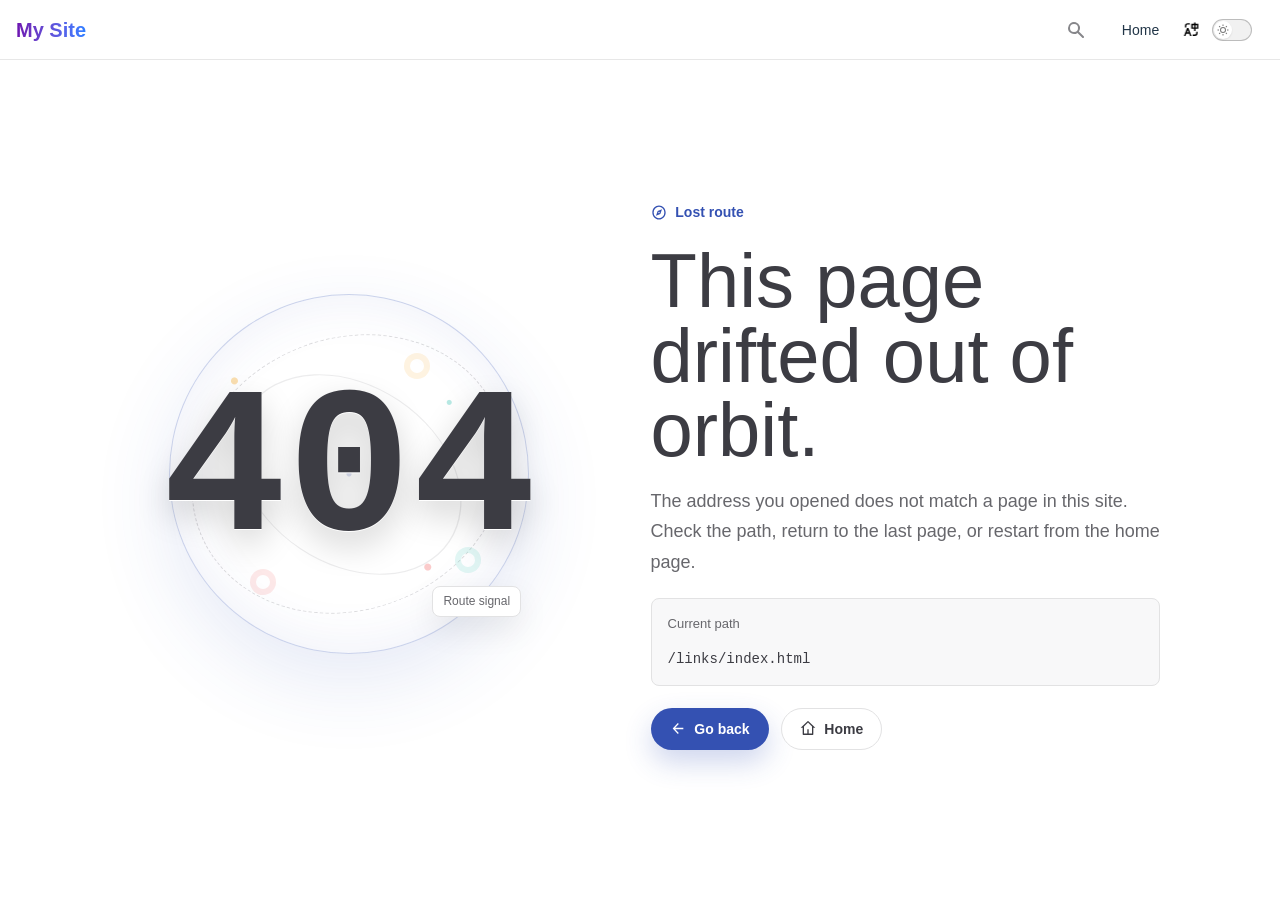
<file: links/index.html>
<!DOCTYPE html>
<html  lang="en">
<head>
  <meta charset="UTF-8">
  <meta name="viewport" content="width=device-width, initial-scale=1.0">
  <link rel="icon" href="/favicon.svg">
    <script>
    ;(function () {
      const prefersDark =
        window.matchMedia &&
        window.matchMedia('(prefers-color-scheme: dark)').matches
      const setting = localStorage.getItem('vueuse-color-scheme') || 'auto'
      if (setting === 'dark' || (prefersDark && setting !== 'light'))
        document.documentElement.classList.toggle('dark', true)
    })()
    </script>
  <style type="text/css">
    :root { color-scheme: light dark; --va-c-bg: #fff; }
    html.dark { --va-c-bg: #000; }
    html { background-color: var(--va-c-bg); }
  </style><style id="valaxy-fouc">body{opacity:0!important}</style><style>body{transition:opacity .15s ease}</style><noscript><style>body{opacity:1!important}</style></noscript><script>(function foucGuardScript(maxDuration) {
  var done = 0;
  function reveal() {
    if (done) return;
    done = 1;
    var s = document.getElementById("valaxy-fouc");
    if (s) s.remove();
  }
  function check() {
    var links = document.querySelectorAll('link[rel="stylesheet"]');
    for (var i = 0; i < links.length; i++) {
      if (!links[i].sheet) return;
    }
    reveal();
  }
  new MutationObserver(check).observe(document.head, {
    childList: true,
    attributes: true,
    attributeFilter: ["media", "rel"]
  });
  addEventListener("load", reveal);
  if (maxDuration)
    setTimeout(reveal, maxDuration);
})(5000)</script>
    <script>
    const locale = localStorage.getItem('valaxy-locale') || 'en';
    document.documentElement.setAttribute('lang', locale);
    </script>
    
  <script type="module" crossorigin src="/assets/index.DZpAuJvc.js"></script>
  <link rel="modulepreload" crossorigin href="/assets/rolldown-runtime.hePW80VL.js">
  <link rel="modulepreload" crossorigin href="/assets/framework.CSzCw9LZ.js">
  <link rel="modulepreload" crossorigin href="/assets/chunks/vue-i18n.DPiClx16.js">
  <link rel="modulepreload" crossorigin href="/assets/chunks/vue-router.4BejMmlS.js">
  <link rel="modulepreload" crossorigin href="/assets/chunks/dayjs.DUgotgTK.js">
  <link rel="modulepreload" crossorigin href="/assets/chunks/pinia.BB0vZneo.js">
  <link rel="modulepreload" crossorigin href="/assets/theme.YYQevud5.js">
  <link rel="modulepreload" crossorigin href="/assets/chunks/nprogress.Dew4DlVv.js">
  <link rel="stylesheet" crossorigin href="/assets/style.CrLfRobd.css">
<link rel="preload" href="/assets/KaTeX_AMS-Regular.BQhdFMY1.woff2" as="font" type="font/woff2" crossorigin>
<link rel="preload" href="/assets/KaTeX_AMS-Regular.DMm9YOAa.woff" as="font" type="font/woff" crossorigin>
<link rel="preload" href="/assets/KaTeX_Caligraphic-Bold.Dq_IR9rO.woff2" as="font" type="font/woff2" crossorigin>
<link rel="preload" href="/assets/KaTeX_Caligraphic-Bold.BEiXGLvX.woff" as="font" type="font/woff" crossorigin>
<link rel="preload" href="/assets/KaTeX_Caligraphic-Regular.Di6jR-x-.woff2" as="font" type="font/woff2" crossorigin>
<link rel="preload" href="/assets/KaTeX_Caligraphic-Regular.CTRA-rTL.woff" as="font" type="font/woff" crossorigin>
<link rel="preload" href="/assets/KaTeX_Fraktur-Bold.CL6g_b3V.woff2" as="font" type="font/woff2" crossorigin>
<link rel="preload" href="/assets/KaTeX_Fraktur-Bold.BsDP51OF.woff" as="font" type="font/woff" crossorigin>
<link rel="preload" href="/assets/KaTeX_Fraktur-Regular.CTYiF6lA.woff2" as="font" type="font/woff2" crossorigin>
<link rel="preload" href="/assets/KaTeX_Fraktur-Regular.Dxdc4cR9.woff" as="font" type="font/woff" crossorigin>
<link rel="preload" href="/assets/KaTeX_Main-Bold.Cx986IdX.woff2" as="font" type="font/woff2" crossorigin>
<link rel="preload" href="/assets/KaTeX_Main-Bold.Jm3AIy58.woff" as="font" type="font/woff" crossorigin>
<link rel="preload" href="/assets/KaTeX_Main-BoldItalic.DxDJ3AOS.woff2" as="font" type="font/woff2" crossorigin>
<link rel="preload" href="/assets/KaTeX_Main-BoldItalic.SpSLRI95.woff" as="font" type="font/woff" crossorigin>
<link rel="preload" href="/assets/KaTeX_Main-Italic.NWA7e6Wa.woff2" as="font" type="font/woff2" crossorigin>
<link rel="preload" href="/assets/KaTeX_Main-Italic.BMLOBm91.woff" as="font" type="font/woff" crossorigin>
<link rel="preload" href="/assets/KaTeX_Main-Regular.B22Nviop.woff2" as="font" type="font/woff2" crossorigin>
<link rel="preload" href="/assets/KaTeX_Main-Regular.Dr94JaBh.woff" as="font" type="font/woff" crossorigin>
<link rel="preload" href="/assets/KaTeX_Math-BoldItalic.CZnvNsCZ.woff2" as="font" type="font/woff2" crossorigin>
<link rel="preload" href="/assets/KaTeX_Math-BoldItalic.iY-2wyZ7.woff" as="font" type="font/woff" crossorigin>
<link rel="preload" href="/assets/KaTeX_Math-Italic.t53AETM-.woff2" as="font" type="font/woff2" crossorigin>
<link rel="preload" href="/assets/KaTeX_Math-Italic.DA0__PXp.woff" as="font" type="font/woff" crossorigin>
<link rel="preload" href="/assets/KaTeX_SansSerif-Bold.D1sUS0GD.woff2" as="font" type="font/woff2" crossorigin>
<link rel="preload" href="/assets/KaTeX_SansSerif-Bold.DbIhKOiC.woff" as="font" type="font/woff" crossorigin>
<link rel="preload" href="/assets/KaTeX_SansSerif-Italic.C3H0VqGB.woff2" as="font" type="font/woff2" crossorigin>
<link rel="preload" href="/assets/KaTeX_SansSerif-Italic.DN2j7dab.woff" as="font" type="font/woff" crossorigin>
<link rel="preload" href="/assets/KaTeX_SansSerif-Regular.DDBCnlJ7.woff2" as="font" type="font/woff2" crossorigin>
<link rel="preload" href="/assets/KaTeX_SansSerif-Regular.CS6fqUqJ.woff" as="font" type="font/woff" crossorigin>
<link rel="preload" href="/assets/KaTeX_Script-Regular.D3wIWfF6.woff2" as="font" type="font/woff2" crossorigin>
<link rel="preload" href="/assets/KaTeX_Script-Regular.D5yQViql.woff" as="font" type="font/woff" crossorigin>
<link rel="preload" href="/assets/KaTeX_Size1-Regular.mCD8mA8B.woff2" as="font" type="font/woff2" crossorigin>
<link rel="preload" href="/assets/KaTeX_Size1-Regular.C195tn64.woff" as="font" type="font/woff" crossorigin>
<link rel="preload" href="/assets/KaTeX_Size2-Regular.Dy4dx90m.woff2" as="font" type="font/woff2" crossorigin>
<link rel="preload" href="/assets/KaTeX_Size2-Regular.oD1tc_U0.woff" as="font" type="font/woff" crossorigin>
<link rel="preload" href="/assets/KaTeX_Size3-Regular.CTq5MqoE.woff" as="font" type="font/woff" crossorigin>
<link rel="preload" href="/assets/KaTeX_Size4-Regular.Dl5lxZxV.woff2" as="font" type="font/woff2" crossorigin>
<link rel="preload" href="/assets/KaTeX_Size4-Regular.BF-4gkZK.woff" as="font" type="font/woff" crossorigin>
<link rel="preload" href="/assets/KaTeX_Typewriter-Regular.CO6r4hn1.woff2" as="font" type="font/woff2" crossorigin>
<link rel="preload" href="/assets/KaTeX_Typewriter-Regular.C0xS9mPB.woff" as="font" type="font/woff" crossorigin>
<link rel="modulepreload" crossorigin href="/assets/theme.YYQevud5.js">
<link rel="modulepreload" crossorigin href="/assets/links.B3iHQqHf.js">
<meta charset="utf-8">
<meta name="viewport" content="width=device-width, initial-scale=1">
<title>我的小伙伴们 - My Site</title>
<meta property="og:locale:alternate" content="zh-CN">
<meta name="description" content="云游的小伙伴们">
<meta property="og:description" content="云游的小伙伴们">
<meta property="og:locale" content="en">
<meta property="og:site_name" content="My Site">
<meta property="og:title" content="我的小伙伴们">
<meta property="og:image" content="/favicon.svg">
<meta property="og:type" content="website">
<meta property="og:url" content="/">
<link rel="icon" href="/favicon.svg" type="image/svg+xml">
<meta name="generator" content="Valaxy 1.0.0-rc.6">
<meta name="twitter:card" content="summary_large_image">
</head>
<body>
  <div id="app"><!--[--><!--[--><!----><!--[--><!--]--><!----><!--]--><div class="layout antialiased"><nav w="full" class="press-nav relative md:fixed md:z-99 font-bold"><div class="pr-navbar flex justify-between items-center pl-4 pr-2 has-sidebar"><a href="/" class="pr-navbar-brand text-xl flex justify-center items-center font-black gradient-text from-purple-800 to-blue-500 bg-gradient-to-r" aria-label="My Site"><!----><span class="pr-navbar-title inline-flex">My Site</span></a><div class="pr-navbar-actions self-stretch flex justify-center items-center text-sm leading-5"><div class="VPNavBarSearch" p="x-2"><!--[--><button class="press-search-btn" title="Search" data-v-b21be026><div class="press-search-btn-content" data-v-b21be026><svg class="press-search-btn-icon" width="20" height="20" viewBox="0 0 20 20" fill="none" xmlns="http://www.w3.org/2000/svg" data-v-b21be026><path d="M8 4a4 4 0 100 8 4 4 0 000-8zM2 8a6 6 0 1110.89 3.476l4.817 4.817a1 1 0 01-1.414 1.414l-4.816-4.816A6 6 0 012 8z" fill="currentColor" data-v-b21be026></path></svg></div></button><!--teleport start--><!--teleport end--><!--]--></div><div class="pr-nav-bar-menu flex" h="full" p="x-2" data-v-a98b6fe2><!--[--><!--[--><a href="/" class="va-link press-nav-item-link flex justify-center items-center px-2" rel="noopener" data-v-a98b6fe2 data-v-aa487131><!--[-->Home<!--]--></a><!--]--><!--]--></div><div class="flex items-center" h="full" p="x-2"><button title="Change languages" data-v-07f55d63><div i-ri-translate class="rotate-y-180 transition transform" data-v-07f55d63></div></button></div><div class="inline-flex items-center" p="x-1"><button class="switch switch-appearance" type="button" aria-label="Toggle Dark Mode" data-v-04afd0f3><span class="check" data-v-04afd0f3><span class="icon-wrap" data-v-04afd0f3><div class="icon" i-ri-sun-line data-v-04afd0f3></div></span></span></button></div><div class="pr-social-links pr-nav-bar-social-links" p="x-2" data-v-4030dd5a data-v-1cadd8e1><!--[--><!--]--></div><button type="button" class="pr-NavBarHamburger" aria-label="mobile navigation" aria-expanded="false" aria-controls="pr-NavScreen" data-v-1e65daf2><span class="container" data-v-1e65daf2><span class="top" data-v-1e65daf2></span><span class="middle" data-v-1e65daf2></span><span class="bottom" data-v-1e65daf2></span></span></button></div></div><!----></nav><div class="press-local-nav" data-v-c0a6e21b><button type="button" class="menu" aria-expanded="false" aria-controls="pr-sidebar-nav" data-v-c0a6e21b><div i-ri-align-left class="menu-icon" data-v-c0a6e21b></div><span class="menu-text" data-v-c0a6e21b>Menu</span></button><div class="VPLocalNavOutlineDropdown" style="--vp-vh:0px;" data-v-c0a6e21b data-v-0942f7d8><button type="button" data-v-0942f7d8>Return to top</button><!----></div></div><!--[--><!----><!--]--><!----><!--[--><main class="press-main flex has-sidebar" data-v-5431fe00><div w="full" flex="~" class="px-6 md:pl-12 has-aside relative" p="t-4" data-v-5431fe00><div class="container" flex="~ grow" justify="between" data-v-5431fe00><!--[--><div w="full" class="vp-doc content" flex="~ col grow" p="lt-md:0" data-v-5431fe00><!--[--><!--]--><!--[--><!--]--><!--[--><!--[--><!--]--><article class="markdown-body mx-auto w-full max-w-4xl" data-v-5431fe00><!--[--><div flex items-center justify-between gap-2 data-v-5431fe00><h1 id="我的小伙伴们" tabindex="-1" class="!mt-0" data-v-5431fe00>我的小伙伴们 <a class="header-anchor" href="#我的小伙伴们" aria-hidden="true" data-v-5431fe00></a></h1><!----></div><!--[--><!----><!--]--><!--[--><!--]--><!--]--><!----><!----></article><!--[--><!--]--><div class="press-doc-footer pb-8 max-w-4xl" w="full" m="auto" data-v-5431fe00 data-v-5a764274><div flex justify="between" items="center" text="sm" data-v-5a764274><a flex items="center" class="decoration-none!" href="https://github.com/YunYouJun/valaxy/edit/main/docs/pages/links/index.md" target="_blank" rel="noopener noreferrer" data-v-5a764274><div i-ri-external-link-line data-v-5a764274></div><span ml-1 data-v-5a764274>Edit this page</span></a><p class="press-lastUpdated text-right" data-v-5a764274 data-v-c6ad85b2>Last updated: <time datetime="1970-01-01T00:00:00.000Z" data-v-c6ad85b2></time></p></div><!----></div><!--]--></div><!--[--><!--]--><!--[--><!--]--><!--[--><!--]--><!----><!--[--><!--]--><!--]--><!--[--><!--[--><!----><!----><aside id="press-page-outline" flex="~ col grow" p="l-0 xl:l-8" text="center" z="$" aria-label="On this page" class="press-aside lt-xl:fixed"><div class="aside-curtain"></div><div class="aside-container lt-xl:fixed" flex="~ col"><div class="aside-content overflow-auto" flex="~ col"><div style="display:none;" data-v-ef5345e4><div class="content" data-v-ef5345e4><div class="outline-heading" data-v-ef5345e4><div class="outline-title" data-v-ef5345e4>On this page</div><!----></div><div class="outline-marker" data-v-ef5345e4></div><nav aria-label="Table of contents for the current page" data-v-ef5345e4><ul class="root va-toc css-i18n-toc va-toc relative z-1 css-i18n-toc" data-v-ef5345e4 data-v-ebf72b81><!--[--><!--]--></ul></nav></div></div><div class="flex-grow"></div><!----></div></div></aside><!--]--><!--]--></div></div></main><!--]--><footer class="press-footer has-sidebar" data-v-8934a884><div flex="~ col" class="container" data-v-8934a884><p class="message" data-v-8934a884>Powered by <a href="https://valaxy.site">Valaxy</a></p><!----></div></footer></div><!--]--></div><script>window.__INITIAL_STATE__='{"pinia":{"app":{"showLoading":true},"routerStore":{},"press-app":{}}}'</script><script type="application/ld+json" data-hid="schema-org-graph">{"@context":"https://schema.org","@graph":[{"@id":"/#identity","@type":"Person","name":"VALAXY Developer","url":"/","image":{"@id":"/#/schema/image/1"},"sameAs":[]},{"@id":"/#website","@type":"WebSite","dateModified":"2026-08-20T04:54:59.856Z","datePublished":"2026-08-20T04:54:59.856Z","inLanguage":"en","name":"我的小伙伴们","url":"/","publisher":{"@id":"/#identity"}},{"@id":"/#webpage","@type":"WebPage","description":"云游的小伙伴们","name":"我的小伙伴们","url":"/","about":{"@id":"/#identity"},"isPartOf":{"@id":"/#website"},"potentialAction":[{"@type":"ReadAction","target":["/"]}]},{"@id":"/#/schema/image/1","@type":"ImageObject","contentUrl":"https://valaxy.site/valaxy-logo.png","inLanguage":"en","url":"https://valaxy.site/valaxy-logo.png"}]}</script>
  
<!--teleport start anchor--><!----><!--teleport anchor-->
</body>
</html>
</file>
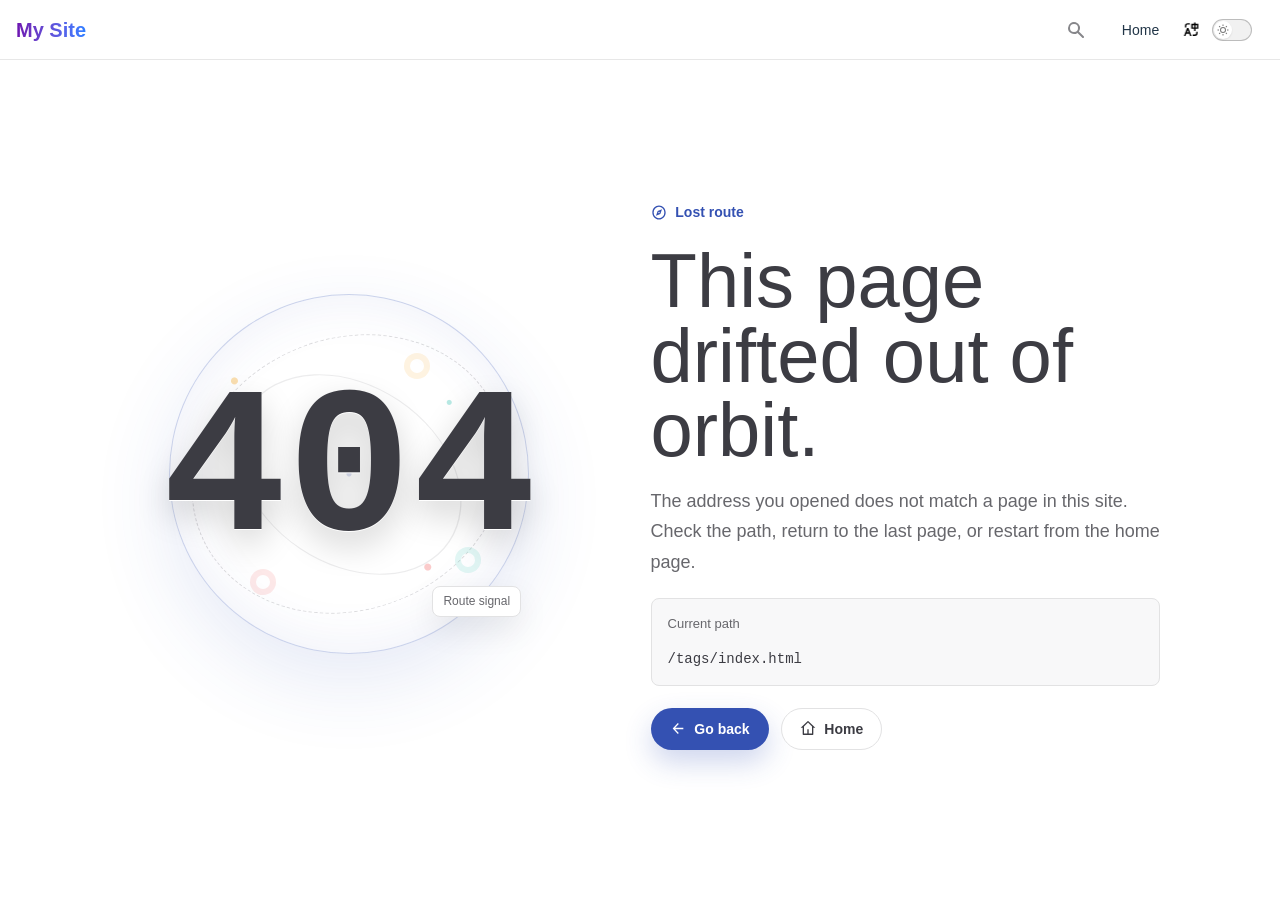
<file: tags/index.html>
<!DOCTYPE html>
<html  lang="en">
<head>
  <meta charset="UTF-8">
  <meta name="viewport" content="width=device-width, initial-scale=1.0">
  <link rel="icon" href="/favicon.svg">
    <script>
    ;(function () {
      const prefersDark =
        window.matchMedia &&
        window.matchMedia('(prefers-color-scheme: dark)').matches
      const setting = localStorage.getItem('vueuse-color-scheme') || 'auto'
      if (setting === 'dark' || (prefersDark && setting !== 'light'))
        document.documentElement.classList.toggle('dark', true)
    })()
    </script>
  <style type="text/css">
    :root { color-scheme: light dark; --va-c-bg: #fff; }
    html.dark { --va-c-bg: #000; }
    html { background-color: var(--va-c-bg); }
  </style><style id="valaxy-fouc">body{opacity:0!important}</style><style>body{transition:opacity .15s ease}</style><noscript><style>body{opacity:1!important}</style></noscript><script>(function foucGuardScript(maxDuration) {
  var done = 0;
  function reveal() {
    if (done) return;
    done = 1;
    var s = document.getElementById("valaxy-fouc");
    if (s) s.remove();
  }
  function check() {
    var links = document.querySelectorAll('link[rel="stylesheet"]');
    for (var i = 0; i < links.length; i++) {
      if (!links[i].sheet) return;
    }
    reveal();
  }
  new MutationObserver(check).observe(document.head, {
    childList: true,
    attributes: true,
    attributeFilter: ["media", "rel"]
  });
  addEventListener("load", reveal);
  if (maxDuration)
    setTimeout(reveal, maxDuration);
})(5000)</script>
    <script>
    const locale = localStorage.getItem('valaxy-locale') || 'en';
    document.documentElement.setAttribute('lang', locale);
    </script>
    
  <script type="module" crossorigin src="/assets/index.DZpAuJvc.js"></script>
  <link rel="modulepreload" crossorigin href="/assets/rolldown-runtime.hePW80VL.js">
  <link rel="modulepreload" crossorigin href="/assets/framework.CSzCw9LZ.js">
  <link rel="modulepreload" crossorigin href="/assets/chunks/vue-i18n.DPiClx16.js">
  <link rel="modulepreload" crossorigin href="/assets/chunks/vue-router.4BejMmlS.js">
  <link rel="modulepreload" crossorigin href="/assets/chunks/dayjs.DUgotgTK.js">
  <link rel="modulepreload" crossorigin href="/assets/chunks/pinia.BB0vZneo.js">
  <link rel="modulepreload" crossorigin href="/assets/theme.YYQevud5.js">
  <link rel="modulepreload" crossorigin href="/assets/chunks/nprogress.Dew4DlVv.js">
  <link rel="stylesheet" crossorigin href="/assets/style.CrLfRobd.css">
<link rel="preload" href="/assets/KaTeX_AMS-Regular.BQhdFMY1.woff2" as="font" type="font/woff2" crossorigin>
<link rel="preload" href="/assets/KaTeX_AMS-Regular.DMm9YOAa.woff" as="font" type="font/woff" crossorigin>
<link rel="preload" href="/assets/KaTeX_Caligraphic-Bold.Dq_IR9rO.woff2" as="font" type="font/woff2" crossorigin>
<link rel="preload" href="/assets/KaTeX_Caligraphic-Bold.BEiXGLvX.woff" as="font" type="font/woff" crossorigin>
<link rel="preload" href="/assets/KaTeX_Caligraphic-Regular.Di6jR-x-.woff2" as="font" type="font/woff2" crossorigin>
<link rel="preload" href="/assets/KaTeX_Caligraphic-Regular.CTRA-rTL.woff" as="font" type="font/woff" crossorigin>
<link rel="preload" href="/assets/KaTeX_Fraktur-Bold.CL6g_b3V.woff2" as="font" type="font/woff2" crossorigin>
<link rel="preload" href="/assets/KaTeX_Fraktur-Bold.BsDP51OF.woff" as="font" type="font/woff" crossorigin>
<link rel="preload" href="/assets/KaTeX_Fraktur-Regular.CTYiF6lA.woff2" as="font" type="font/woff2" crossorigin>
<link rel="preload" href="/assets/KaTeX_Fraktur-Regular.Dxdc4cR9.woff" as="font" type="font/woff" crossorigin>
<link rel="preload" href="/assets/KaTeX_Main-Bold.Cx986IdX.woff2" as="font" type="font/woff2" crossorigin>
<link rel="preload" href="/assets/KaTeX_Main-Bold.Jm3AIy58.woff" as="font" type="font/woff" crossorigin>
<link rel="preload" href="/assets/KaTeX_Main-BoldItalic.DxDJ3AOS.woff2" as="font" type="font/woff2" crossorigin>
<link rel="preload" href="/assets/KaTeX_Main-BoldItalic.SpSLRI95.woff" as="font" type="font/woff" crossorigin>
<link rel="preload" href="/assets/KaTeX_Main-Italic.NWA7e6Wa.woff2" as="font" type="font/woff2" crossorigin>
<link rel="preload" href="/assets/KaTeX_Main-Italic.BMLOBm91.woff" as="font" type="font/woff" crossorigin>
<link rel="preload" href="/assets/KaTeX_Main-Regular.B22Nviop.woff2" as="font" type="font/woff2" crossorigin>
<link rel="preload" href="/assets/KaTeX_Main-Regular.Dr94JaBh.woff" as="font" type="font/woff" crossorigin>
<link rel="preload" href="/assets/KaTeX_Math-BoldItalic.CZnvNsCZ.woff2" as="font" type="font/woff2" crossorigin>
<link rel="preload" href="/assets/KaTeX_Math-BoldItalic.iY-2wyZ7.woff" as="font" type="font/woff" crossorigin>
<link rel="preload" href="/assets/KaTeX_Math-Italic.t53AETM-.woff2" as="font" type="font/woff2" crossorigin>
<link rel="preload" href="/assets/KaTeX_Math-Italic.DA0__PXp.woff" as="font" type="font/woff" crossorigin>
<link rel="preload" href="/assets/KaTeX_SansSerif-Bold.D1sUS0GD.woff2" as="font" type="font/woff2" crossorigin>
<link rel="preload" href="/assets/KaTeX_SansSerif-Bold.DbIhKOiC.woff" as="font" type="font/woff" crossorigin>
<link rel="preload" href="/assets/KaTeX_SansSerif-Italic.C3H0VqGB.woff2" as="font" type="font/woff2" crossorigin>
<link rel="preload" href="/assets/KaTeX_SansSerif-Italic.DN2j7dab.woff" as="font" type="font/woff" crossorigin>
<link rel="preload" href="/assets/KaTeX_SansSerif-Regular.DDBCnlJ7.woff2" as="font" type="font/woff2" crossorigin>
<link rel="preload" href="/assets/KaTeX_SansSerif-Regular.CS6fqUqJ.woff" as="font" type="font/woff" crossorigin>
<link rel="preload" href="/assets/KaTeX_Script-Regular.D3wIWfF6.woff2" as="font" type="font/woff2" crossorigin>
<link rel="preload" href="/assets/KaTeX_Script-Regular.D5yQViql.woff" as="font" type="font/woff" crossorigin>
<link rel="preload" href="/assets/KaTeX_Size1-Regular.mCD8mA8B.woff2" as="font" type="font/woff2" crossorigin>
<link rel="preload" href="/assets/KaTeX_Size1-Regular.C195tn64.woff" as="font" type="font/woff" crossorigin>
<link rel="preload" href="/assets/KaTeX_Size2-Regular.Dy4dx90m.woff2" as="font" type="font/woff2" crossorigin>
<link rel="preload" href="/assets/KaTeX_Size2-Regular.oD1tc_U0.woff" as="font" type="font/woff" crossorigin>
<link rel="preload" href="/assets/KaTeX_Size3-Regular.CTq5MqoE.woff" as="font" type="font/woff" crossorigin>
<link rel="preload" href="/assets/KaTeX_Size4-Regular.Dl5lxZxV.woff2" as="font" type="font/woff2" crossorigin>
<link rel="preload" href="/assets/KaTeX_Size4-Regular.BF-4gkZK.woff" as="font" type="font/woff" crossorigin>
<link rel="preload" href="/assets/KaTeX_Typewriter-Regular.CO6r4hn1.woff2" as="font" type="font/woff2" crossorigin>
<link rel="preload" href="/assets/KaTeX_Typewriter-Regular.C0xS9mPB.woff" as="font" type="font/woff" crossorigin>
<link rel="modulepreload" crossorigin href="/assets/theme.YYQevud5.js">
<link rel="modulepreload" crossorigin href="/assets/tags.BlnrNahV.js">
<meta charset="utf-8">
<meta name="viewport" content="width=device-width, initial-scale=1">
<title>My Site</title>
<meta property="og:locale:alternate" content="zh-CN">
<meta name="description" content="My documentation site powered by Valaxy.">
<meta property="og:description" content="My documentation site powered by Valaxy.">
<meta property="og:locale" content="en">
<meta property="og:site_name" content="My Site">
<meta property="og:title" content="My Site">
<meta property="og:image" content="/favicon.svg">
<meta property="og:type" content="website">
<meta property="og:url" content="/">
<link rel="icon" href="/favicon.svg" type="image/svg+xml">
<meta name="generator" content="Valaxy 1.0.0-rc.6">
<meta name="twitter:card" content="summary_large_image">
</head>
<body>
  <div id="app"><!--[--><!--[--><!----><!--[--><!--]--><!----><!--]--><div class="layout antialiased"><nav w="full" class="press-nav relative md:fixed md:z-99 font-bold"><div class="pr-navbar flex justify-between items-center pl-4 pr-2 has-sidebar"><a href="/" class="pr-navbar-brand text-xl flex justify-center items-center font-black gradient-text from-purple-800 to-blue-500 bg-gradient-to-r" aria-label="My Site"><!----><span class="pr-navbar-title inline-flex">My Site</span></a><div class="pr-navbar-actions self-stretch flex justify-center items-center text-sm leading-5"><div class="VPNavBarSearch" p="x-2"><!--[--><button class="press-search-btn" title="Search" data-v-b21be026><div class="press-search-btn-content" data-v-b21be026><svg class="press-search-btn-icon" width="20" height="20" viewBox="0 0 20 20" fill="none" xmlns="http://www.w3.org/2000/svg" data-v-b21be026><path d="M8 4a4 4 0 100 8 4 4 0 000-8zM2 8a6 6 0 1110.89 3.476l4.817 4.817a1 1 0 01-1.414 1.414l-4.816-4.816A6 6 0 012 8z" fill="currentColor" data-v-b21be026></path></svg></div></button><!--teleport start--><!--teleport end--><!--]--></div><div class="pr-nav-bar-menu flex" h="full" p="x-2" data-v-a98b6fe2><!--[--><!--[--><a href="/" class="va-link press-nav-item-link flex justify-center items-center px-2" rel="noopener" data-v-a98b6fe2 data-v-aa487131><!--[-->Home<!--]--></a><!--]--><!--]--></div><div class="flex items-center" h="full" p="x-2"><button title="Change languages" data-v-07f55d63><div i-ri-translate class="rotate-y-180 transition transform" data-v-07f55d63></div></button></div><div class="inline-flex items-center" p="x-1"><button class="switch switch-appearance" type="button" aria-label="Toggle Dark Mode" data-v-04afd0f3><span class="check" data-v-04afd0f3><span class="icon-wrap" data-v-04afd0f3><div class="icon" i-ri-sun-line data-v-04afd0f3></div></span></span></button></div><div class="pr-social-links pr-nav-bar-social-links" p="x-2" data-v-4030dd5a data-v-1cadd8e1><!--[--><!--]--></div><button type="button" class="pr-NavBarHamburger" aria-label="mobile navigation" aria-expanded="false" aria-controls="pr-NavScreen" data-v-1e65daf2><span class="container" data-v-1e65daf2><span class="top" data-v-1e65daf2></span><span class="middle" data-v-1e65daf2></span><span class="bottom" data-v-1e65daf2></span></span></button></div></div><!----></nav><div class="press-local-nav" data-v-c0a6e21b><button type="button" class="menu" aria-expanded="false" aria-controls="pr-sidebar-nav" data-v-c0a6e21b><div i-ri-align-left class="menu-icon" data-v-c0a6e21b></div><span class="menu-text" data-v-c0a6e21b>Menu</span></button><div class="VPLocalNavOutlineDropdown" style="--vp-vh:0px;" data-v-c0a6e21b data-v-0942f7d8><button type="button" data-v-0942f7d8>Return to top</button><!----></div></div><!--[--><!----><!--]--><!----><!--[--><main class="press-main flex has-sidebar" data-v-5431fe00><div w="full" flex="~" class="px-6 md:pl-12 has-aside relative" p="t-4" data-v-5431fe00><div class="container" flex="~ grow" justify="between" data-v-5431fe00><!--[--><div w="full" class="vp-doc content" flex="~ col grow" p="lt-md:0" data-v-5431fe00><!--[--><!--]--><!--[--><!--]--><!--[--><!--[--><!--[--><div class="max-w-6xl mx-auto w-full pb-12 px-4 sm:px-6 lg:px-8"><div class="pt-6 pb-8 space-y-2 md:space-y-5"><h1 class="text-3xl leading-9 font-extrabold text-gray-900 dark:text-gray-100 tracking-tight sm:text-4xl sm:leading-10 md:text-5xl md:leading-13">Tags</h1></div><div class="flex flex-wrap items-end gap-3 pb-8"><!--[--><button class="inline-flex items-baseline gap-1 rounded-full px-3 py-1 transition-colors border-none cursor-pointer bg-gray-100 text-gray-600 dark:bg-gray-800 dark:text-gray-400 hover:bg-primary/10 hover:text-primary" style="font-size:14px;"><span>#valaxy</span><span class="text-xs op-70">(1)</span></button><button class="inline-flex items-baseline gap-1 rounded-full px-3 py-1 transition-colors border-none cursor-pointer bg-gray-100 text-gray-600 dark:bg-gray-800 dark:text-gray-400 hover:bg-primary/10 hover:text-primary" style="font-size:14px;"><span>#笔记</span><span class="text-xs op-70">(1)</span></button><!--]--></div><!----></div><!--]--><!--]--><!--]--></div><!--[--><!--]--><!--[--><!--]--><!--[--><!--]--><!----><!--[--><!--]--><!--]--><!--[--><!--[--><!----><!----><aside id="press-page-outline" flex="~ col grow" p="l-0 xl:l-8" text="center" z="$" aria-label="On this page" class="press-aside lt-xl:fixed"><div class="aside-curtain"></div><div class="aside-container lt-xl:fixed" flex="~ col"><div class="aside-content overflow-auto" flex="~ col"><div style="display:none;" data-v-ef5345e4><div class="content" data-v-ef5345e4><div class="outline-heading" data-v-ef5345e4><div class="outline-title" data-v-ef5345e4>On this page</div><!----></div><div class="outline-marker" data-v-ef5345e4></div><nav aria-label="Table of contents for the current page" data-v-ef5345e4><ul class="root va-toc css-i18n-toc va-toc relative z-1 css-i18n-toc" data-v-ef5345e4 data-v-ebf72b81><!--[--><!--]--></ul></nav></div></div><div class="flex-grow"></div><!----></div></div></aside><!--]--><!--]--></div></div></main><!--]--><footer class="press-footer has-sidebar" data-v-8934a884><div flex="~ col" class="container" data-v-8934a884><p class="message" data-v-8934a884>Powered by <a href="https://valaxy.site">Valaxy</a></p><!----></div></footer></div><!--]--></div><script>window.__INITIAL_STATE__='{"pinia":{"site":{},"routerStore":{},"app":{"showLoading":true},"press-app":{}}}'</script><script type="application/ld+json" data-hid="schema-org-graph">{"@context":"https://schema.org","@graph":[{"@id":"/#identity","@type":"Person","name":"VALAXY Developer","url":"/","image":{"@id":"/#/schema/image/1"},"sameAs":[]},{"@id":"/#website","@type":"WebSite","dateModified":"2026-08-20T04:54:59.856Z","datePublished":"2026-08-20T04:54:59.856Z","inLanguage":"en","url":"/","publisher":{"@id":"/#identity"}},{"@id":"/#webpage","@type":"WebPage","description":"My documentation site powered by Valaxy.","url":"/","about":{"@id":"/#identity"},"isPartOf":{"@id":"/#website"},"potentialAction":[{"@type":"ReadAction","target":["/"]}]},{"@id":"/#/schema/image/1","@type":"ImageObject","contentUrl":"https://valaxy.site/valaxy-logo.png","inLanguage":"en","url":"https://valaxy.site/valaxy-logo.png"}]}</script>
  
<!--teleport start anchor--><!----><!--teleport anchor-->
</body>
</html>
</file>
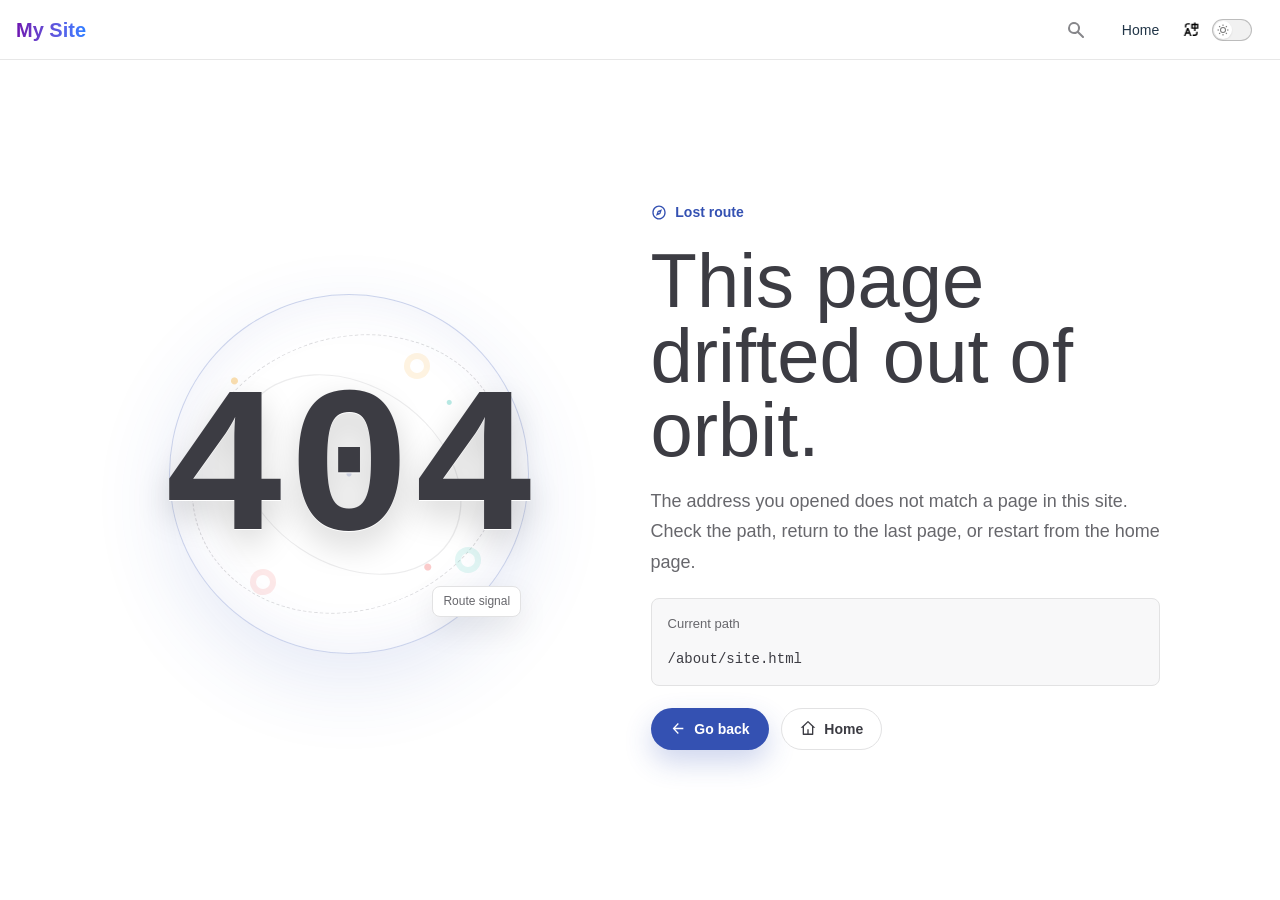
<file: about/site.html>
<!DOCTYPE html>
<html  lang="en">
<head>
  <meta charset="UTF-8">
  <meta name="viewport" content="width=device-width, initial-scale=1.0">
  <link rel="icon" href="/favicon.svg">
    <script>
    ;(function () {
      const prefersDark =
        window.matchMedia &&
        window.matchMedia('(prefers-color-scheme: dark)').matches
      const setting = localStorage.getItem('vueuse-color-scheme') || 'auto'
      if (setting === 'dark' || (prefersDark && setting !== 'light'))
        document.documentElement.classList.toggle('dark', true)
    })()
    </script>
  <style type="text/css">
    :root { color-scheme: light dark; --va-c-bg: #fff; }
    html.dark { --va-c-bg: #000; }
    html { background-color: var(--va-c-bg); }
  </style><style id="valaxy-fouc">body{opacity:0!important}</style><style>body{transition:opacity .15s ease}</style><noscript><style>body{opacity:1!important}</style></noscript><script>(function foucGuardScript(maxDuration) {
  var done = 0;
  function reveal() {
    if (done) return;
    done = 1;
    var s = document.getElementById("valaxy-fouc");
    if (s) s.remove();
  }
  function check() {
    var links = document.querySelectorAll('link[rel="stylesheet"]');
    for (var i = 0; i < links.length; i++) {
      if (!links[i].sheet) return;
    }
    reveal();
  }
  new MutationObserver(check).observe(document.head, {
    childList: true,
    attributes: true,
    attributeFilter: ["media", "rel"]
  });
  addEventListener("load", reveal);
  if (maxDuration)
    setTimeout(reveal, maxDuration);
})(5000)</script>
    <script>
    const locale = localStorage.getItem('valaxy-locale') || 'en';
    document.documentElement.setAttribute('lang', locale);
    </script>
    
  <script type="module" crossorigin src="/assets/index.DZpAuJvc.js"></script>
  <link rel="modulepreload" crossorigin href="/assets/rolldown-runtime.hePW80VL.js">
  <link rel="modulepreload" crossorigin href="/assets/framework.CSzCw9LZ.js">
  <link rel="modulepreload" crossorigin href="/assets/chunks/vue-i18n.DPiClx16.js">
  <link rel="modulepreload" crossorigin href="/assets/chunks/vue-router.4BejMmlS.js">
  <link rel="modulepreload" crossorigin href="/assets/chunks/dayjs.DUgotgTK.js">
  <link rel="modulepreload" crossorigin href="/assets/chunks/pinia.BB0vZneo.js">
  <link rel="modulepreload" crossorigin href="/assets/theme.YYQevud5.js">
  <link rel="modulepreload" crossorigin href="/assets/chunks/nprogress.Dew4DlVv.js">
  <link rel="stylesheet" crossorigin href="/assets/style.CrLfRobd.css">
<link rel="preload" href="/assets/KaTeX_AMS-Regular.BQhdFMY1.woff2" as="font" type="font/woff2" crossorigin>
<link rel="preload" href="/assets/KaTeX_AMS-Regular.DMm9YOAa.woff" as="font" type="font/woff" crossorigin>
<link rel="preload" href="/assets/KaTeX_Caligraphic-Bold.Dq_IR9rO.woff2" as="font" type="font/woff2" crossorigin>
<link rel="preload" href="/assets/KaTeX_Caligraphic-Bold.BEiXGLvX.woff" as="font" type="font/woff" crossorigin>
<link rel="preload" href="/assets/KaTeX_Caligraphic-Regular.Di6jR-x-.woff2" as="font" type="font/woff2" crossorigin>
<link rel="preload" href="/assets/KaTeX_Caligraphic-Regular.CTRA-rTL.woff" as="font" type="font/woff" crossorigin>
<link rel="preload" href="/assets/KaTeX_Fraktur-Bold.CL6g_b3V.woff2" as="font" type="font/woff2" crossorigin>
<link rel="preload" href="/assets/KaTeX_Fraktur-Bold.BsDP51OF.woff" as="font" type="font/woff" crossorigin>
<link rel="preload" href="/assets/KaTeX_Fraktur-Regular.CTYiF6lA.woff2" as="font" type="font/woff2" crossorigin>
<link rel="preload" href="/assets/KaTeX_Fraktur-Regular.Dxdc4cR9.woff" as="font" type="font/woff" crossorigin>
<link rel="preload" href="/assets/KaTeX_Main-Bold.Cx986IdX.woff2" as="font" type="font/woff2" crossorigin>
<link rel="preload" href="/assets/KaTeX_Main-Bold.Jm3AIy58.woff" as="font" type="font/woff" crossorigin>
<link rel="preload" href="/assets/KaTeX_Main-BoldItalic.DxDJ3AOS.woff2" as="font" type="font/woff2" crossorigin>
<link rel="preload" href="/assets/KaTeX_Main-BoldItalic.SpSLRI95.woff" as="font" type="font/woff" crossorigin>
<link rel="preload" href="/assets/KaTeX_Main-Italic.NWA7e6Wa.woff2" as="font" type="font/woff2" crossorigin>
<link rel="preload" href="/assets/KaTeX_Main-Italic.BMLOBm91.woff" as="font" type="font/woff" crossorigin>
<link rel="preload" href="/assets/KaTeX_Main-Regular.B22Nviop.woff2" as="font" type="font/woff2" crossorigin>
<link rel="preload" href="/assets/KaTeX_Main-Regular.Dr94JaBh.woff" as="font" type="font/woff" crossorigin>
<link rel="preload" href="/assets/KaTeX_Math-BoldItalic.CZnvNsCZ.woff2" as="font" type="font/woff2" crossorigin>
<link rel="preload" href="/assets/KaTeX_Math-BoldItalic.iY-2wyZ7.woff" as="font" type="font/woff" crossorigin>
<link rel="preload" href="/assets/KaTeX_Math-Italic.t53AETM-.woff2" as="font" type="font/woff2" crossorigin>
<link rel="preload" href="/assets/KaTeX_Math-Italic.DA0__PXp.woff" as="font" type="font/woff" crossorigin>
<link rel="preload" href="/assets/KaTeX_SansSerif-Bold.D1sUS0GD.woff2" as="font" type="font/woff2" crossorigin>
<link rel="preload" href="/assets/KaTeX_SansSerif-Bold.DbIhKOiC.woff" as="font" type="font/woff" crossorigin>
<link rel="preload" href="/assets/KaTeX_SansSerif-Italic.C3H0VqGB.woff2" as="font" type="font/woff2" crossorigin>
<link rel="preload" href="/assets/KaTeX_SansSerif-Italic.DN2j7dab.woff" as="font" type="font/woff" crossorigin>
<link rel="preload" href="/assets/KaTeX_SansSerif-Regular.DDBCnlJ7.woff2" as="font" type="font/woff2" crossorigin>
<link rel="preload" href="/assets/KaTeX_SansSerif-Regular.CS6fqUqJ.woff" as="font" type="font/woff" crossorigin>
<link rel="preload" href="/assets/KaTeX_Script-Regular.D3wIWfF6.woff2" as="font" type="font/woff2" crossorigin>
<link rel="preload" href="/assets/KaTeX_Script-Regular.D5yQViql.woff" as="font" type="font/woff" crossorigin>
<link rel="preload" href="/assets/KaTeX_Size1-Regular.mCD8mA8B.woff2" as="font" type="font/woff2" crossorigin>
<link rel="preload" href="/assets/KaTeX_Size1-Regular.C195tn64.woff" as="font" type="font/woff" crossorigin>
<link rel="preload" href="/assets/KaTeX_Size2-Regular.Dy4dx90m.woff2" as="font" type="font/woff2" crossorigin>
<link rel="preload" href="/assets/KaTeX_Size2-Regular.oD1tc_U0.woff" as="font" type="font/woff" crossorigin>
<link rel="preload" href="/assets/KaTeX_Size3-Regular.CTq5MqoE.woff" as="font" type="font/woff" crossorigin>
<link rel="preload" href="/assets/KaTeX_Size4-Regular.Dl5lxZxV.woff2" as="font" type="font/woff2" crossorigin>
<link rel="preload" href="/assets/KaTeX_Size4-Regular.BF-4gkZK.woff" as="font" type="font/woff" crossorigin>
<link rel="preload" href="/assets/KaTeX_Typewriter-Regular.CO6r4hn1.woff2" as="font" type="font/woff2" crossorigin>
<link rel="preload" href="/assets/KaTeX_Typewriter-Regular.C0xS9mPB.woff" as="font" type="font/woff" crossorigin>
<link rel="modulepreload" crossorigin href="/assets/theme.YYQevud5.js">
<link rel="modulepreload" crossorigin href="/assets/site.C-aEbRmf.js">
<meta charset="utf-8">
<meta name="viewport" content="width=device-width, initial-scale=1">
<title>关于站点 - My Site</title>
<meta property="og:locale:alternate" content="zh-CN">
<meta name="description" content="My documentation site powered by Valaxy.">
<meta property="og:description" content="My documentation site powered by Valaxy.">
<meta property="og:locale" content="en">
<meta property="og:site_name" content="My Site">
<meta property="og:title" content="关于站点">
<meta property="og:image" content="/favicon.svg">
<meta property="og:type" content="website">
<meta property="og:url" content="/">
<link rel="icon" href="/favicon.svg" type="image/svg+xml">
<meta name="generator" content="Valaxy 1.0.0-rc.6">
<meta name="twitter:card" content="summary_large_image">
</head>
<body>
  <div id="app"><!--[--><!--[--><!----><!--[--><!--]--><!----><!--]--><div class="layout antialiased"><nav w="full" class="press-nav relative md:fixed md:z-99 font-bold"><div class="pr-navbar flex justify-between items-center pl-4 pr-2 has-sidebar"><a href="/" class="pr-navbar-brand text-xl flex justify-center items-center font-black gradient-text from-purple-800 to-blue-500 bg-gradient-to-r" aria-label="My Site"><!----><span class="pr-navbar-title inline-flex">My Site</span></a><div class="pr-navbar-actions self-stretch flex justify-center items-center text-sm leading-5"><div class="VPNavBarSearch" p="x-2"><!--[--><button class="press-search-btn" title="Search" data-v-b21be026><div class="press-search-btn-content" data-v-b21be026><svg class="press-search-btn-icon" width="20" height="20" viewBox="0 0 20 20" fill="none" xmlns="http://www.w3.org/2000/svg" data-v-b21be026><path d="M8 4a4 4 0 100 8 4 4 0 000-8zM2 8a6 6 0 1110.89 3.476l4.817 4.817a1 1 0 01-1.414 1.414l-4.816-4.816A6 6 0 012 8z" fill="currentColor" data-v-b21be026></path></svg></div></button><!--teleport start--><!--teleport end--><!--]--></div><div class="pr-nav-bar-menu flex" h="full" p="x-2" data-v-a98b6fe2><!--[--><!--[--><a href="/" class="va-link press-nav-item-link flex justify-center items-center px-2" rel="noopener" data-v-a98b6fe2 data-v-aa487131><!--[-->Home<!--]--></a><!--]--><!--]--></div><div class="flex items-center" h="full" p="x-2"><button title="Change languages" data-v-07f55d63><div i-ri-translate class="rotate-y-180 transition transform" data-v-07f55d63></div></button></div><div class="inline-flex items-center" p="x-1"><button class="switch switch-appearance" type="button" aria-label="Toggle Dark Mode" data-v-04afd0f3><span class="check" data-v-04afd0f3><span class="icon-wrap" data-v-04afd0f3><div class="icon" i-ri-sun-line data-v-04afd0f3></div></span></span></button></div><div class="pr-social-links pr-nav-bar-social-links" p="x-2" data-v-4030dd5a data-v-1cadd8e1><!--[--><!--]--></div><button type="button" class="pr-NavBarHamburger" aria-label="mobile navigation" aria-expanded="false" aria-controls="pr-NavScreen" data-v-1e65daf2><span class="container" data-v-1e65daf2><span class="top" data-v-1e65daf2></span><span class="middle" data-v-1e65daf2></span><span class="bottom" data-v-1e65daf2></span></span></button></div></div><!----></nav><div class="press-local-nav" data-v-c0a6e21b><button type="button" class="menu" aria-expanded="false" aria-controls="pr-sidebar-nav" data-v-c0a6e21b><div i-ri-align-left class="menu-icon" data-v-c0a6e21b></div><span class="menu-text" data-v-c0a6e21b>Menu</span></button><div class="VPLocalNavOutlineDropdown" style="--vp-vh:0px;" data-v-c0a6e21b data-v-0942f7d8><button type="button" data-v-0942f7d8>Return to top</button><!----></div></div><!--[--><!----><!--]--><!----><!--[--><main class="press-main flex has-sidebar" data-v-5431fe00><div w="full" flex="~" class="px-6 md:pl-12 has-aside relative" p="t-4" data-v-5431fe00><div class="container" flex="~ grow" justify="between" data-v-5431fe00><!--[--><div w="full" class="vp-doc content" flex="~ col grow" p="lt-md:0" data-v-5431fe00><!--[--><!--]--><!--[--><!--]--><!--[--><!--[--><!--]--><article class="markdown-body mx-auto w-full max-w-4xl" data-v-5431fe00><!--[--><div flex items-center justify-between gap-2 data-v-5431fe00><h1 id="关于站点" tabindex="-1" class="!mt-0" data-v-5431fe00>关于站点 <a class="header-anchor" href="#关于站点" aria-hidden="true" data-v-5431fe00></a></h1><!----></div><!--[--><p>Valaxy + valaxy-theme-yun Demo Site</p><ul><li>Default Theme: <a href="https://github.com/YunYouJun/valaxy/blob/main/packages/valaxy-theme-yun/" target="_blank" rel="noreferrer">valaxy-theme-yun</a></li></ul><!--]--><!--[--><!--]--><!--]--><!----><!----></article><!--[--><!--]--><div class="press-doc-footer pb-8 max-w-4xl" w="full" m="auto" data-v-5431fe00 data-v-5a764274><div flex justify="between" items="center" text="sm" data-v-5a764274><a flex items="center" class="decoration-none!" href="https://github.com/YunYouJun/valaxy/edit/main/docs/pages/about/site.md" target="_blank" rel="noopener noreferrer" data-v-5a764274><div i-ri-external-link-line data-v-5a764274></div><span ml-1 data-v-5a764274>Edit this page</span></a><p class="press-lastUpdated text-right" data-v-5a764274 data-v-c6ad85b2>Last updated: <time datetime="1970-01-01T00:00:00.000Z" data-v-c6ad85b2></time></p></div><!----></div><!--]--></div><!--[--><!--]--><!--[--><!--]--><!--[--><!--]--><!----><!--[--><!--]--><!--]--><!--[--><!--[--><!----><!----><aside id="press-page-outline" flex="~ col grow" p="l-0 xl:l-8" text="center" z="$" aria-label="On this page" class="press-aside lt-xl:fixed"><div class="aside-curtain"></div><div class="aside-container lt-xl:fixed" flex="~ col"><div class="aside-content overflow-auto" flex="~ col"><div style="display:none;" data-v-ef5345e4><div class="content" data-v-ef5345e4><div class="outline-heading" data-v-ef5345e4><div class="outline-title" data-v-ef5345e4>On this page</div><!----></div><div class="outline-marker" data-v-ef5345e4></div><nav aria-label="Table of contents for the current page" data-v-ef5345e4><ul class="root va-toc css-i18n-toc va-toc relative z-1 css-i18n-toc" data-v-ef5345e4 data-v-ebf72b81><!--[--><!--]--></ul></nav></div></div><div class="flex-grow"></div><!----></div></div></aside><!--]--><!--]--></div></div></main><!--]--><footer class="press-footer has-sidebar" data-v-8934a884><div flex="~ col" class="container" data-v-8934a884><p class="message" data-v-8934a884>Powered by <a href="https://valaxy.site">Valaxy</a></p><!----></div></footer></div><!--]--></div><script>window.__INITIAL_STATE__='{"pinia":{"app":{"showLoading":true},"routerStore":{},"press-app":{}}}'</script><script type="application/ld+json" data-hid="schema-org-graph">{"@context":"https://schema.org","@graph":[{"@id":"/#identity","@type":"Person","name":"VALAXY Developer","url":"/","image":{"@id":"/#/schema/image/1"},"sameAs":[]},{"@id":"/#website","@type":"WebSite","dateModified":"2026-08-20T04:54:59.856Z","datePublished":"2026-08-20T04:54:59.856Z","inLanguage":"en","name":"关于站点","url":"/","publisher":{"@id":"/#identity"}},{"@id":"/#webpage","@type":"WebPage","description":"My documentation site powered by Valaxy.","name":"关于站点","url":"/","about":{"@id":"/#identity"},"isPartOf":{"@id":"/#website"},"potentialAction":[{"@type":"ReadAction","target":["/"]}]},{"@id":"/#/schema/image/1","@type":"ImageObject","contentUrl":"https://valaxy.site/valaxy-logo.png","inLanguage":"en","url":"https://valaxy.site/valaxy-logo.png"}]}</script>
  
<!--teleport start anchor--><!----><!--teleport anchor-->
</body>
</html>
</file>
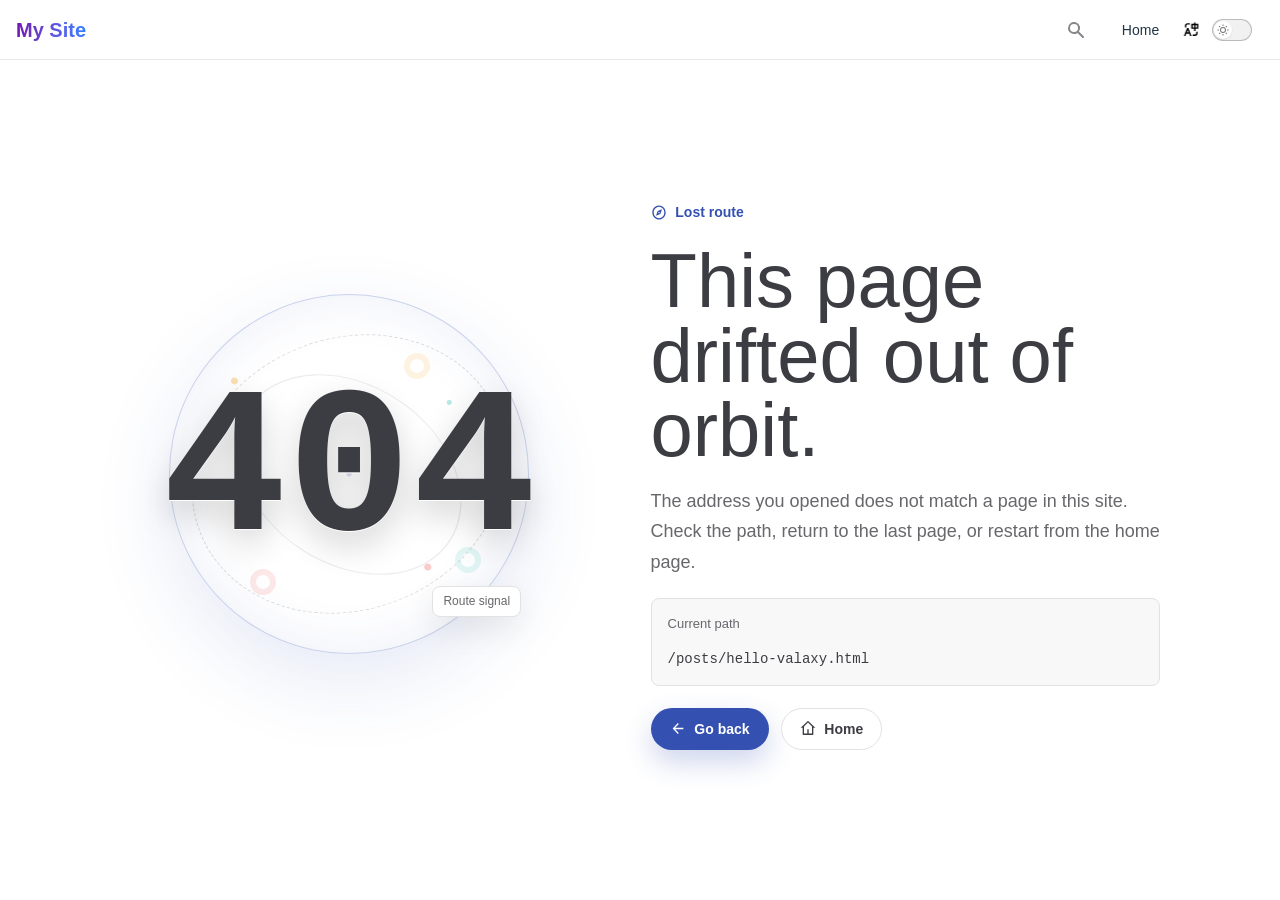
<file: posts/hello-valaxy.html>
<!DOCTYPE html>
<html  lang="en">
<head>
  <meta charset="UTF-8">
  <meta name="viewport" content="width=device-width, initial-scale=1.0">
  <link rel="icon" href="/favicon.svg">
    <script>
    ;(function () {
      const prefersDark =
        window.matchMedia &&
        window.matchMedia('(prefers-color-scheme: dark)').matches
      const setting = localStorage.getItem('vueuse-color-scheme') || 'auto'
      if (setting === 'dark' || (prefersDark && setting !== 'light'))
        document.documentElement.classList.toggle('dark', true)
    })()
    </script>
  <style type="text/css">
    :root { color-scheme: light dark; --va-c-bg: #fff; }
    html.dark { --va-c-bg: #000; }
    html { background-color: var(--va-c-bg); }
  </style><style id="valaxy-fouc">body{opacity:0!important}</style><style>body{transition:opacity .15s ease}</style><noscript><style>body{opacity:1!important}</style></noscript><script>(function foucGuardScript(maxDuration) {
  var done = 0;
  function reveal() {
    if (done) return;
    done = 1;
    var s = document.getElementById("valaxy-fouc");
    if (s) s.remove();
  }
  function check() {
    var links = document.querySelectorAll('link[rel="stylesheet"]');
    for (var i = 0; i < links.length; i++) {
      if (!links[i].sheet) return;
    }
    reveal();
  }
  new MutationObserver(check).observe(document.head, {
    childList: true,
    attributes: true,
    attributeFilter: ["media", "rel"]
  });
  addEventListener("load", reveal);
  if (maxDuration)
    setTimeout(reveal, maxDuration);
})(5000)</script>
    <script>
    const locale = localStorage.getItem('valaxy-locale') || 'en';
    document.documentElement.setAttribute('lang', locale);
    </script>
    
  <script type="module" crossorigin src="/assets/index.DZpAuJvc.js"></script>
  <link rel="modulepreload" crossorigin href="/assets/rolldown-runtime.hePW80VL.js">
  <link rel="modulepreload" crossorigin href="/assets/framework.CSzCw9LZ.js">
  <link rel="modulepreload" crossorigin href="/assets/chunks/vue-i18n.DPiClx16.js">
  <link rel="modulepreload" crossorigin href="/assets/chunks/vue-router.4BejMmlS.js">
  <link rel="modulepreload" crossorigin href="/assets/chunks/dayjs.DUgotgTK.js">
  <link rel="modulepreload" crossorigin href="/assets/chunks/pinia.BB0vZneo.js">
  <link rel="modulepreload" crossorigin href="/assets/theme.YYQevud5.js">
  <link rel="modulepreload" crossorigin href="/assets/chunks/nprogress.Dew4DlVv.js">
  <link rel="stylesheet" crossorigin href="/assets/style.CrLfRobd.css">
<link rel="preload" href="/assets/KaTeX_AMS-Regular.BQhdFMY1.woff2" as="font" type="font/woff2" crossorigin>
<link rel="preload" href="/assets/KaTeX_AMS-Regular.DMm9YOAa.woff" as="font" type="font/woff" crossorigin>
<link rel="preload" href="/assets/KaTeX_Caligraphic-Bold.Dq_IR9rO.woff2" as="font" type="font/woff2" crossorigin>
<link rel="preload" href="/assets/KaTeX_Caligraphic-Bold.BEiXGLvX.woff" as="font" type="font/woff" crossorigin>
<link rel="preload" href="/assets/KaTeX_Caligraphic-Regular.Di6jR-x-.woff2" as="font" type="font/woff2" crossorigin>
<link rel="preload" href="/assets/KaTeX_Caligraphic-Regular.CTRA-rTL.woff" as="font" type="font/woff" crossorigin>
<link rel="preload" href="/assets/KaTeX_Fraktur-Bold.CL6g_b3V.woff2" as="font" type="font/woff2" crossorigin>
<link rel="preload" href="/assets/KaTeX_Fraktur-Bold.BsDP51OF.woff" as="font" type="font/woff" crossorigin>
<link rel="preload" href="/assets/KaTeX_Fraktur-Regular.CTYiF6lA.woff2" as="font" type="font/woff2" crossorigin>
<link rel="preload" href="/assets/KaTeX_Fraktur-Regular.Dxdc4cR9.woff" as="font" type="font/woff" crossorigin>
<link rel="preload" href="/assets/KaTeX_Main-Bold.Cx986IdX.woff2" as="font" type="font/woff2" crossorigin>
<link rel="preload" href="/assets/KaTeX_Main-Bold.Jm3AIy58.woff" as="font" type="font/woff" crossorigin>
<link rel="preload" href="/assets/KaTeX_Main-BoldItalic.DxDJ3AOS.woff2" as="font" type="font/woff2" crossorigin>
<link rel="preload" href="/assets/KaTeX_Main-BoldItalic.SpSLRI95.woff" as="font" type="font/woff" crossorigin>
<link rel="preload" href="/assets/KaTeX_Main-Italic.NWA7e6Wa.woff2" as="font" type="font/woff2" crossorigin>
<link rel="preload" href="/assets/KaTeX_Main-Italic.BMLOBm91.woff" as="font" type="font/woff" crossorigin>
<link rel="preload" href="/assets/KaTeX_Main-Regular.B22Nviop.woff2" as="font" type="font/woff2" crossorigin>
<link rel="preload" href="/assets/KaTeX_Main-Regular.Dr94JaBh.woff" as="font" type="font/woff" crossorigin>
<link rel="preload" href="/assets/KaTeX_Math-BoldItalic.CZnvNsCZ.woff2" as="font" type="font/woff2" crossorigin>
<link rel="preload" href="/assets/KaTeX_Math-BoldItalic.iY-2wyZ7.woff" as="font" type="font/woff" crossorigin>
<link rel="preload" href="/assets/KaTeX_Math-Italic.t53AETM-.woff2" as="font" type="font/woff2" crossorigin>
<link rel="preload" href="/assets/KaTeX_Math-Italic.DA0__PXp.woff" as="font" type="font/woff" crossorigin>
<link rel="preload" href="/assets/KaTeX_SansSerif-Bold.D1sUS0GD.woff2" as="font" type="font/woff2" crossorigin>
<link rel="preload" href="/assets/KaTeX_SansSerif-Bold.DbIhKOiC.woff" as="font" type="font/woff" crossorigin>
<link rel="preload" href="/assets/KaTeX_SansSerif-Italic.C3H0VqGB.woff2" as="font" type="font/woff2" crossorigin>
<link rel="preload" href="/assets/KaTeX_SansSerif-Italic.DN2j7dab.woff" as="font" type="font/woff" crossorigin>
<link rel="preload" href="/assets/KaTeX_SansSerif-Regular.DDBCnlJ7.woff2" as="font" type="font/woff2" crossorigin>
<link rel="preload" href="/assets/KaTeX_SansSerif-Regular.CS6fqUqJ.woff" as="font" type="font/woff" crossorigin>
<link rel="preload" href="/assets/KaTeX_Script-Regular.D3wIWfF6.woff2" as="font" type="font/woff2" crossorigin>
<link rel="preload" href="/assets/KaTeX_Script-Regular.D5yQViql.woff" as="font" type="font/woff" crossorigin>
<link rel="preload" href="/assets/KaTeX_Size1-Regular.mCD8mA8B.woff2" as="font" type="font/woff2" crossorigin>
<link rel="preload" href="/assets/KaTeX_Size1-Regular.C195tn64.woff" as="font" type="font/woff" crossorigin>
<link rel="preload" href="/assets/KaTeX_Size2-Regular.Dy4dx90m.woff2" as="font" type="font/woff2" crossorigin>
<link rel="preload" href="/assets/KaTeX_Size2-Regular.oD1tc_U0.woff" as="font" type="font/woff" crossorigin>
<link rel="preload" href="/assets/KaTeX_Size3-Regular.CTq5MqoE.woff" as="font" type="font/woff" crossorigin>
<link rel="preload" href="/assets/KaTeX_Size4-Regular.Dl5lxZxV.woff2" as="font" type="font/woff2" crossorigin>
<link rel="preload" href="/assets/KaTeX_Size4-Regular.BF-4gkZK.woff" as="font" type="font/woff" crossorigin>
<link rel="preload" href="/assets/KaTeX_Typewriter-Regular.CO6r4hn1.woff2" as="font" type="font/woff2" crossorigin>
<link rel="preload" href="/assets/KaTeX_Typewriter-Regular.C0xS9mPB.woff" as="font" type="font/woff" crossorigin>
<link rel="modulepreload" crossorigin href="/assets/theme.YYQevud5.js">
<link rel="modulepreload" crossorigin href="/assets/hello-valaxy.iqyL-_IM.js">
<meta charset="utf-8">
<meta name="viewport" content="width=device-width, initial-scale=1">
<title>Hello, Valaxy! - My Site</title>
<meta property="og:locale:alternate" content="zh-CN">
<meta name="description" content="My documentation site powered by Valaxy.">
<meta property="og:description" content="My documentation site powered by Valaxy.">
<meta property="og:locale" content="en">
<meta property="og:site_name" content="My Site">
<meta property="og:title" content="Hello, Valaxy!">
<meta property="og:image" content="/favicon.svg">
<meta property="og:type" content="website">
<meta property="og:url" content="/">
<link rel="icon" href="/favicon.svg" type="image/svg+xml">
<meta name="generator" content="Valaxy 1.0.0-rc.6">
<meta name="twitter:card" content="summary_large_image">
</head>
<body>
  <div id="app"><!--[--><!--[--><!----><!--[--><!--]--><!----><!--]--><div class="layout antialiased"><nav w="full" class="press-nav relative md:fixed md:z-99 font-bold"><div class="pr-navbar flex justify-between items-center pl-4 pr-2 has-sidebar"><a href="/" class="pr-navbar-brand text-xl flex justify-center items-center font-black gradient-text from-purple-800 to-blue-500 bg-gradient-to-r" aria-label="My Site"><!----><span class="pr-navbar-title inline-flex">My Site</span></a><div class="pr-navbar-actions self-stretch flex justify-center items-center text-sm leading-5"><div class="VPNavBarSearch" p="x-2"><!--[--><button class="press-search-btn" title="Search" data-v-b21be026><div class="press-search-btn-content" data-v-b21be026><svg class="press-search-btn-icon" width="20" height="20" viewBox="0 0 20 20" fill="none" xmlns="http://www.w3.org/2000/svg" data-v-b21be026><path d="M8 4a4 4 0 100 8 4 4 0 000-8zM2 8a6 6 0 1110.89 3.476l4.817 4.817a1 1 0 01-1.414 1.414l-4.816-4.816A6 6 0 012 8z" fill="currentColor" data-v-b21be026></path></svg></div></button><!--teleport start--><!--teleport end--><!--]--></div><div class="pr-nav-bar-menu flex" h="full" p="x-2" data-v-a98b6fe2><!--[--><!--[--><a href="/" class="va-link press-nav-item-link flex justify-center items-center px-2" rel="noopener" data-v-a98b6fe2 data-v-aa487131><!--[-->Home<!--]--></a><!--]--><!--]--></div><div class="flex items-center" h="full" p="x-2"><button title="Change languages" data-v-07f55d63><div i-ri-translate class="rotate-y-180 transition transform" data-v-07f55d63></div></button></div><div class="inline-flex items-center" p="x-1"><button class="switch switch-appearance" type="button" aria-label="Toggle Dark Mode" data-v-04afd0f3><span class="check" data-v-04afd0f3><span class="icon-wrap" data-v-04afd0f3><div class="icon" i-ri-sun-line data-v-04afd0f3></div></span></span></button></div><div class="pr-social-links pr-nav-bar-social-links" p="x-2" data-v-4030dd5a data-v-1cadd8e1><!--[--><!--]--></div><button type="button" class="pr-NavBarHamburger" aria-label="mobile navigation" aria-expanded="false" aria-controls="pr-NavScreen" data-v-1e65daf2><span class="container" data-v-1e65daf2><span class="top" data-v-1e65daf2></span><span class="middle" data-v-1e65daf2></span><span class="bottom" data-v-1e65daf2></span></span></button></div></div><!----></nav><div class="press-local-nav" data-v-c0a6e21b><button type="button" class="menu" aria-expanded="false" aria-controls="pr-sidebar-nav" data-v-c0a6e21b><div i-ri-align-left class="menu-icon" data-v-c0a6e21b></div><span class="menu-text" data-v-c0a6e21b>Menu</span></button><div class="VPLocalNavOutlineDropdown" style="--vp-vh:0px;" data-v-c0a6e21b data-v-0942f7d8><button type="button" data-v-0942f7d8>Return to top</button><!----></div></div><!--[--><!----><!--]--><!----><!--[--><article class="xl:divide-y xl:divide-gray-200 max-w-7xl m-auto" p="x-6" w="full"><header class="pt-20 xl:pb-10 text-center"><h1 class="text-3xl leading-9 font-extrabold tracking-tight sm:text-4xl sm:leading-10 md:text-5xl md:leading-14 mb-4">Hello, Valaxy!</h1><div class="flex items-center justify-center gap-4 text-sm text-gray-500"><span class="inline-flex items-center gap-1"><span class="i-ri-calendar-line"></span><time datetime="2022-04-01">2022-04-01</time></span><!----></div><div class="mt-3 flex items-center justify-center gap-2 flex-wrap text-xs"><!--[--><a href="/tags/?tag=valaxy" class="px-2 py-0.5 rounded-full bg-gray-100 text-gray-600 dark:bg-gray-800 dark:text-gray-400 no-underline hover:bg-primary/10 hover:text-primary transition-colors"> #valaxy</a><a href="/tags/?tag=%E7%AC%94%E8%AE%B0" class="px-2 py-0.5 rounded-full bg-gray-100 text-gray-600 dark:bg-gray-800 dark:text-gray-400 no-underline hover:bg-primary/10 hover:text-primary transition-colors"> #笔记</a><!--]--></div></header><div class="divide-y xl:divide-y-0 divide-gray-200 xl:grid xl:grid-cols-12 xl:gap-x-6 pb-16 xl:pb-20" style="grid-template-rows:auto 1fr;"><!----><div class="divide-y divide-gray-200 xl:pb-0 xl:col-span-8 xl:row-span-2"><main class="press-main flex" data-v-5431fe00><div w="full" flex="~" class="px-6 md:pl-12 has-aside relative" p="t-4" data-v-5431fe00><div class="container" flex="~ grow" justify="between" data-v-5431fe00><!--[--><div w="full" class="vp-doc content" flex="~ col grow" p="lt-md:0" data-v-5431fe00><!--[--><!--]--><!--[--><!--]--><!--[--><!--[--><!--]--><article class="markdown-body mx-auto w-full max-w-4xl" data-v-5431fe00><!--[--><div flex items-center justify-between gap-2 data-v-5431fe00><h1 id="Hello, Valaxy!" tabindex="-1" class="!mt-0" data-v-5431fe00>Hello, Valaxy! <a class="header-anchor" href="#Hello, Valaxy!" aria-hidden="true" data-v-5431fe00></a></h1><!----></div><!--[--><h2 id="valaxy" tabindex="-1">Valaxy <a class="header-anchor" href="#valaxy" aria-label="Permalink to &quot;Valaxy&quot;">​</a></h2><p>Next Generation Static Blog Framework.</p><p>Write your first post!</p><h2 id="usage" tabindex="-1">Usage <a class="header-anchor" href="#usage" aria-label="Permalink to &quot;Usage&quot;">​</a></h2><p>Modify <code>valaxy.config.ts</code> to custom your blog.</p><!--]--><!--[--><!--]--><!--]--><!----><!----></article><!--[--><!--]--><div class="press-doc-footer pb-8 max-w-4xl" w="full" m="auto" data-v-5431fe00 data-v-5a764274><div flex justify="between" items="center" text="sm" data-v-5a764274><a flex items="center" class="decoration-none!" href="https://github.com/YunYouJun/valaxy/edit/main/docs/pages/posts/hello-valaxy.md" target="_blank" rel="noopener noreferrer" data-v-5a764274><div i-ri-external-link-line data-v-5a764274></div><span ml-1 data-v-5a764274>Edit this page</span></a><p class="press-lastUpdated text-right" data-v-5a764274 data-v-c6ad85b2>Last updated: <time datetime="1970-01-01T00:00:00.000Z" data-v-c6ad85b2></time></p></div><!----></div><!--]--></div><!--[--><!--]--><!--[--><!--]--><!--[--><!--]--><!----><!--[--><!--]--><!--]--><!--[--><!--[--><!----><!----><aside id="press-page-outline" flex="~ col grow" p="l-0 xl:l-8" text="center" z="$" aria-label="On this page" class="press-aside lt-xl:fixed"><div class="aside-curtain"></div><div class="aside-container lt-xl:fixed" flex="~ col"><div class="aside-content overflow-auto" flex="~ col"><div style="display:none;" data-v-ef5345e4><div class="content" data-v-ef5345e4><div class="outline-heading" data-v-ef5345e4><div class="outline-title" data-v-ef5345e4>On this page</div><!----></div><div class="outline-marker" data-v-ef5345e4></div><nav aria-label="Table of contents for the current page" data-v-ef5345e4><ul class="root va-toc css-i18n-toc va-toc relative z-1 css-i18n-toc" data-v-ef5345e4 data-v-ebf72b81><!--[--><!--]--></ul></nav></div></div><div class="flex-grow"></div><!----></div></div></aside><!--]--><!--]--></div></div></main></div><footer class="text-sm font-medium leading-5 divide-y divide-gray-200 xl:col-start-1 xl:row-start-2 xl:col-span-2"><!----><!----><div class="py-8"><h2 class="text-xs tracking-wide uppercase text-gray-500 mb-4"> All Posts </h2><ul class="space-y-2"><!--[--><li><a aria-current="page" href="/posts/hello-valaxy" class="router-link-active router-link-exact-active link block truncate font-bold text-primary" title="Hello, Valaxy!">Hello, Valaxy!</a></li><!--]--></ul></div><div class="pt-8"><a href="/posts/" class="link"> ← Back to Posts </a></div></footer></div></article><!--]--><footer class="press-footer has-sidebar" data-v-8934a884><div flex="~ col" class="container" data-v-8934a884><p class="message" data-v-8934a884>Powered by <a href="https://valaxy.site">Valaxy</a></p><!----></div></footer></div><!--]--></div><script>window.__INITIAL_STATE__='{"pinia":{"app":{"showLoading":true},"site":{},"routerStore":{},"press-app":{}}}'</script><script type="application/ld+json" data-hid="schema-org-graph">{"@context":"https://schema.org","@graph":[{"@id":"/#identity","@type":"Person","name":"VALAXY Developer","url":"/","image":{"@id":"/#/schema/image/1"},"sameAs":[]},{"@id":"/#website","@type":"WebSite","dateModified":"2022-04-01","datePublished":"2022-04-01","inLanguage":"en","name":"Hello, Valaxy!","url":"/","publisher":{"@id":"/#identity"}},{"@id":"/#webpage","@type":"WebPage","description":"My documentation site powered by Valaxy.","name":"Hello, Valaxy!","url":"/","about":{"@id":"/#identity"},"isPartOf":{"@id":"/#website"},"potentialAction":[{"@type":"ReadAction","target":["/"]}]},{"@id":"/#article","@type":"Article","description":"My documentation site powered by Valaxy.","headline":"Hello, Valaxy!","inLanguage":"en","thumbnailUrl":"/favicon.svg","author":{"@id":"/#identity"},"image":{"@id":"/#/schema/image/2"},"isPartOf":{"@id":"/#webpage"},"mainEntityOfPage":{"@id":"/#webpage"},"publisher":{"@id":"/#identity"}},{"@id":"/#/schema/image/1","@type":"ImageObject","contentUrl":"https://valaxy.site/valaxy-logo.png","inLanguage":"en","url":"https://valaxy.site/valaxy-logo.png"},{"@id":"/#/schema/image/2","@type":"ImageObject","contentUrl":"/favicon.svg","inLanguage":"en","url":"/favicon.svg"}]}</script>
  
<!--teleport start anchor--><!----><!--teleport anchor-->
</body>
</html>
</file>
<file: assets/style.CrLfRobd.css>
.va-link{cursor:pointer}.pr-social-link[data-v-f25fabcf]{width:36px;height:36px;color:var(--pr-c-text-2);transition:color var(--va-transition-duration-moderate);justify-content:center;align-items:center;display:flex}.pr-social-link[data-v-f25fabcf]:hover{color:var(--pr-c-text-1);transition:color var(--va-transition-duration)}.pr-social-link[data-v-f25fabcf]>svg{fill:currentColor;width:20px;height:20px}.pr-social-links[data-v-1cadd8e1]{flex-wrap:wrap;justify-content:center;display:flex}.switch[data-v-04afd0f3]{box-sizing:border-box;border:1px solid var(--pr-switch-divider);background-color:var(--pr-switch-bg);width:40px;height:22px;transition:border-color var(--va-transition-duration), background-color var(--va-transition-duration);border-radius:11px;display:block;position:relative}.switch[data-v-04afd0f3]:hover{border-color:#8e8e8e}.check[data-v-04afd0f3]{width:18px;height:18px;transition:background-color var(--va-transition-duration), transform var(--va-transition-duration);background-color:#fff;border-radius:50%;position:absolute;top:1px;left:1px;box-shadow:0 1px 2px #0000000a,0 1px 2px #0000000f}.dark .check[data-v-04afd0f3]{background-color:#1a1a1a}.icon-wrap[data-v-04afd0f3]{box-sizing:border-box;border-radius:50%;width:18px;height:18px;padding:3px;display:block}.icon[data-v-04afd0f3]{background-color:#3c3c3cb3;width:12px;height:12px}.dark .icon[data-v-04afd0f3]{background-color:#ffffffde}.dark .switch-appearance[data-v-04afd0f3] .check{transform:translate(18px)}.pr-nav-screen-appearance[data-v-36fd1546]{background-color:var(--va-c-bg-soft);border-radius:8px;justify-content:space-between;align-items:center;padding:12px 14px 12px 16px;display:flex}.text[data-v-36fd1546]{color:var(--va-c-text-2);font-size:12px;font-weight:500;line-height:24px}.group .button[data-v-07f55d63]{color:var(--pr-nav-text);font-size:14px;font-weight:500}.group[aria-expanded=true] .button[data-v-07f55d63]{color:#3c3c3cb3;transition:color var(--va-transition-duration)}.dark .group[aria-expanded=true] .button[data-v-07f55d63]{color:#ebebeb99}.menu[data-v-07f55d63]{opacity:0;visibility:hidden;min-width:128px;transition:opacity var(--va-transition-duration), visibility var(--va-transition-duration), transform var(--va-transition-duration);transform:translateX(-50%) translateY(calc(var(--pr-nav-height) / 2));background-color:#fff;border:1px solid #3c3c3c1f;border-radius:12px;padding:12px;position:absolute;top:20px;left:50%;box-shadow:0 12px 32px #0000001a,0 2px 6px #00000014}.dark .menu[data-v-07f55d63]{background-color:#242424}.group[aria-expanded=true]>.menu[data-v-07f55d63]{opacity:1;visibility:visible}.menu-title[data-v-07f55d63]{color:#3c3c3c80;white-space:nowrap;text-transform:uppercase;padding:0 12px;font-size:12px;font-weight:700;line-height:28px}.dark .menu-title[data-v-07f55d63]{color:#ebebeb80}.menu-link .menu-item[data-v-07f55d63]{width:100%;color:var(--pr-nav-text);white-space:nowrap;transition:background-color var(--va-transition-duration), color var(--va-transition-duration);border-radius:6px;font-size:14px;font-weight:500;line-height:32px;display:flex}.menu-link .menu-item[data-v-07f55d63]:hover{color:var(--va-c-brand);background-color:#f1f1f1}.dark .menu-link .menu-item[data-v-07f55d63]:hover{background-color:#2f2f2f}.pr-nav-screen-menu-group-link[data-v-f4d2790e]{color:var(--pr-c-text-1);transition:color var(--va-transition-duration);margin-left:12px;font-size:14px;font-weight:400;line-height:32px;display:block}.pr-nav-screen-menu-group-link[data-v-f4d2790e]:hover{color:var(--pr-c-brand)}.pr-nav-screen-menu-group-section[data-v-9c9fbf2c]{display:block}.title[data-v-9c9fbf2c]{color:var(--pr-c-text-2);transition:color var(--va-transition-duration);font-size:13px;font-weight:700;line-height:32px}.pr-nav-screen-menu-group[data-v-9d51a7e3]{border-bottom:1px solid var(--pr-c-divider);height:48px;transition:border-color var(--va-transition-duration-moderate);overflow:hidden}.pr-nav-screen-menu-group .items[data-v-9d51a7e3]{visibility:hidden}.pr-nav-screen-menu-group.open .items[data-v-9d51a7e3]{visibility:visible}.pr-nav-screen-menu-group.open[data-v-9d51a7e3]{height:auto;padding-bottom:10px}.pr-nav-screen-menu-group.open .button[data-v-9d51a7e3]{color:var(--pr-c-brand);padding-bottom:6px}.pr-nav-screen-menu-group.open .button-icon[data-v-9d51a7e3]{transform:rotate(45deg)}.button[data-v-9d51a7e3]{width:100%;color:var(--pr-c-text-1);transition:color var(--va-transition-duration);justify-content:space-between;align-items:center;padding:12px 4px 11px 0;font-size:14px;font-weight:500;line-height:24px;display:flex}.button[data-v-9d51a7e3]:hover{color:var(--pr-c-brand)}.button-icon[data-v-9d51a7e3]{width:14px;height:14px;fill:var(--pr-c-text-2);transition:fill var(--va-transition-duration-moderate), transform var(--va-transition-duration)}.group[data-v-9d51a7e3]:first-child{padding-top:0}.group+.group[data-v-9d51a7e3],.group+.item[data-v-9d51a7e3]{padding-top:4px}.pr-nav-screen-menu-link[data-v-e5c42e75]{border-bottom:1px solid var(--pr-c-divider);color:var(--pr-c-text-1);transition:border-color var(--va-transition-duration), color var(--va-transition-duration);padding:12px 0 11px;font-size:14px;font-weight:500;line-height:24px;display:block}.pr-nav-screen-menu-link[data-v-e5c42e75]:hover{color:var(--pr-c-brand)}.pr-NavScreen[data-v-5f582089]{inset:calc(var(--pr-nav-height) + var(--pr-layout-top-height,0px) + 1px) 0 0;background-color:var(--pr-nav-screen-bg-color);width:100%;z-index:var(--pr-z-nav-screen);transition:background-color var(--va-transition-duration-moderate);pointer-events:auto;padding:0 32px;position:fixed;overflow-y:auto}.pr-NavScreen.fade-enter-active[data-v-5f582089],.pr-NavScreen.fade-leave-active[data-v-5f582089]{transition:opacity var(--va-transition-duration)}.pr-NavScreen.fade-enter-active .container[data-v-5f582089],.pr-NavScreen.fade-leave-active .container[data-v-5f582089]{transition:transform var(--va-transition-duration) ease}.pr-NavScreen.fade-enter-from[data-v-5f582089],.pr-NavScreen.fade-leave-to[data-v-5f582089]{opacity:0}.pr-NavScreen.fade-enter-from .container[data-v-5f582089],.pr-NavScreen.fade-leave-to .container[data-v-5f582089]{transform:translateY(-8px)}@media (width>=1024px){.pr-NavScreen[data-v-5f582089]{display:none}}.container[data-v-5f582089]{max-width:288px;margin:0 auto;padding:24px 0 96px}.menu+.translations[data-v-5f582089],.menu+.appearance[data-v-5f582089],.translations+.appearance[data-v-5f582089]{margin-top:24px}.menu+.social-links[data-v-5f582089],.appearance+.social-links[data-v-5f582089]{margin-top:16px}.pr-NavBarHamburger[data-v-1e65daf2]{width:48px;height:var(--pr-nav-height);justify-content:center;align-items:center;display:flex}@media (width>=1024px){.pr-NavBarHamburger[data-v-1e65daf2]{display:none}}.container[data-v-1e65daf2]{width:16px;height:14px;position:relative;overflow:hidden}.pr-NavBarHamburger:hover .top[data-v-1e65daf2]{top:0;left:0;transform:translate(4px)}.pr-NavBarHamburger:hover .middle[data-v-1e65daf2]{top:6px;left:0;transform:translate(0)}.pr-NavBarHamburger:hover .bottom[data-v-1e65daf2]{top:12px;left:0;transform:translate(8px)}.pr-NavBarHamburger.active .top[data-v-1e65daf2]{top:6px;transform:translate(0)rotate(225deg)}.pr-NavBarHamburger.active .middle[data-v-1e65daf2]{top:6px;transform:translate(16px)}.pr-NavBarHamburger.active .bottom[data-v-1e65daf2]{top:6px;transform:translate(0)rotate(135deg)}.pr-NavBarHamburger.active:hover .top[data-v-1e65daf2],.pr-NavBarHamburger.active:hover .middle[data-v-1e65daf2],.pr-NavBarHamburger.active:hover .bottom[data-v-1e65daf2]{background-color:var(--pr-c-text-2);transition:top var(--va-transition-duration), background-color var(--va-transition-duration), transform var(--va-transition-duration)}.top[data-v-1e65daf2],.middle[data-v-1e65daf2],.bottom[data-v-1e65daf2]{background-color:var(--pr-c-text-1);width:16px;height:2px;transition:top var(--va-transition-duration), background-color var(--va-transition-duration-moderate), transform var(--va-transition-duration);position:absolute}.top[data-v-1e65daf2]{top:0;left:0;transform:translate(0)}.middle[data-v-1e65daf2]{top:6px;left:0;transform:translate(8px)}.bottom[data-v-1e65daf2]{top:12px;left:0;transform:translate(4px)}.pr-nav-bar-social-links[data-v-4030dd5a]{display:none}@media (width>=1280px){.pr-nav-bar-social-links[data-v-4030dd5a]{align-items:center;display:flex}}.menu-link .menu-item[data-v-023b6823]{width:100%;color:var(--pr-nav-text);white-space:nowrap;border-radius:6px;font-size:14px;font-weight:500;line-height:32px;transition:background-color .25s,color .25s;display:flex}.menu-link .menu-item[data-v-023b6823]:hover{color:var(--va-c-brand);background-color:#f1f1f1}.dark .menu-link .menu-item[data-v-023b6823]:hover{background-color:#2f2f2f}.menu-group-item[data-v-dad6335b]{border-top:1px solid #3c3c3c1f;margin:12px -12px 0;padding:12px 12px 0;display:block}.menu-group-item .title[data-v-dad6335b]{color:#3c3c3c54;white-space:nowrap;transition:color var(--va-transition-duration);padding:0 12px;font-size:14px;font-weight:600;line-height:28px}.menu-group-item[data-v-dad6335b]:first-child{border-top:0;margin-top:0;padding-top:0}.group .button[data-v-f571fa3e]{color:var(--pr-nav-text);white-space:nowrap;font-size:14px;font-weight:500}.group[aria-expanded=true] .button[data-v-f571fa3e]{color:#3c3c3cb3;transition:color var(--va-transition-duration)}.dark .group[aria-expanded=true] .button[data-v-f571fa3e]{color:#ebebeb99}.menu[data-v-f571fa3e]{opacity:0;visibility:hidden;min-width:128px;transition:opacity var(--va-transition-duration), visibility var(--va-transition-duration), transform var(--va-transition-duration);transform:translateX(-50%) translateY(calc(var(--pr-nav-height) / 2));background-color:#fff;border:1px solid #3c3c3c1f;border-radius:12px;padding:12px;position:absolute;top:20px;left:50%;box-shadow:0 12px 32px #0000001a,0 2px 6px #00000014}.dark .menu[data-v-f571fa3e]{background-color:#242424}.group[aria-expanded=true]>.menu[data-v-f571fa3e]{opacity:1;visibility:visible}.press-nav-item-link[data-v-aa487131]{white-space:nowrap;color:var(--pr-nav-text);transition:color var(--va-transition-duration);font-size:14px;font-weight:500}.press-nav-item-link[data-v-aa487131]:hover,.active[data-v-aa487131]{color:var(--va-c-brand)}.pr-nav-bar-menu[data-v-a98b6fe2]{flex-shrink:0}@media (width<1024px){.pr-nav-bar-menu[data-v-a98b6fe2]{display:none}}.PressNavBarAskAiButton{height:var(--pr-nav-height);color:var(--va-c-text-2);cursor:pointer;background:0 0;border:none;align-items:center;padding:8px 14px;font-size:20px;display:flex}@media (width>=768px){.PressNavBarAskAiButton{height:auto;transition:color var(--va-transition-duration) ease;background-color:var(--va-c-bg-alt);border-radius:8px;padding:11.5px;font-size:15px}.PressNavBarAskAiButton:hover{color:var(--va-c-primary)}}.PressSearchButton{height:var(--va-nav-height,55px);cursor:pointer;transition:border-color var(--va-transition-duration);background:0 0;border:none;align-items:center;gap:8px;margin:0;padding:8px 14px;font-size:20px;display:flex}.PressSearchButton:hover{background:0 0}.PressSearchButton:focus{outline:1px dotted;outline:5px auto -webkit-focus-ring-color}.PressSearchButton:focus:not(:focus-visible){outline:none!important}@media (width>=768px){.PressSearchButton{background-color:var(--va-c-bg-alt);height:auto;color:var(--va-c-text-2);border:1px solid #0000;border-radius:8px;padding:8px 12px;font-size:14px;line-height:1}.PressSearchButton:hover{border-color:var(--va-c-primary);background:var(--va-c-bg-alt)}}.PressSearchButton-icon{align-items:center;display:flex}.PressSearchButton-icon svg{width:16px;height:16px;color:var(--va-c-text-1);fill:currentColor;transition:color var(--va-transition-duration-moderate);position:relative}.PressSearchButton:hover .PressSearchButton-icon svg{color:var(--va-c-text-1)}@media (width>=768px){.PressSearchButton-icon svg{width:14px;height:14px;color:var(--va-c-text-2);margin-right:8px;top:1px}}.PressSearchButton-text{color:var(--va-c-text-2);transition:color var(--va-transition-duration-moderate);font-size:13px;font-weight:500;display:none}.PressSearchButton:hover .PressSearchButton-text{color:var(--va-c-text-1)}@media (width>=768px){.PressSearchButton-text{display:inline}}.PressSearchButton-keys{direction:ltr;min-width:auto;display:none}:root.mac .key-ctrl,:root:not(.mac) .key-cmd{display:none}@media (width>=768px){.PressSearchButton-keys{border:1px solid var(--va-c-divider);border-radius:4px;align-items:center;gap:4px;padding:4px 6px;display:flex}}@media (768px<=width<1280px){.PressSearchButton{justify-content:center;width:40px;height:40px;padding:8px}.PressSearchButton-icon svg{width:16px;height:16px;margin-right:0;top:0}.PressSearchButton-text,.PressSearchButton-keys{display:none}}.PressSearchButton-keys kbd{font-family:var(--va-font-sans);color:var(--docsearch-muted-color,var(--va-c-text-2));font-size:12px;font-weight:500;line-height:1}.VPNavBarSearch{align-items:center;display:flex}@media (width>=768px){.VPNavBarSearch{flex-grow:1;gap:8px;padding-left:24px}}@media (width>=960px){.VPNavBarSearch{padding-left:32px}}@media (768px<=width<1280px){.VPNavBarSearch{flex-grow:0;gap:0;padding-left:8px}}:root{--pr-navbar-c-bg:#fffc}.dark{--pr-navbar-c-bg:#1818184d}.logo{width:32px;height:32px;margin-right:8px}@media (width<=360px){.pr-navbar .pr-navbar-title{display:none}.pr-navbar .logo{margin-right:0}}.pr-navbar{border-bottom:1px solid var(--pr-c-divider-light);height:var(--pr-nav-height);transition:border-color var(--va-transition-duration-moderate);background-color:var(--pr-navbar-c-bg);z-index:var(--pr-z-nav);padding:0 8px 0 24px;position:relative}.pr-navbar-brand,.pr-navbar-actions>*{flex-shrink:0}.pr-navbar-brand{white-space:nowrap}.pr-navbar-actions{min-width:0}@media screen and (width>=768px){.pr-navbar{-webkit-backdrop-filter:saturate(50%)blur(8px);backdrop-filter:saturate(50%)blur(8px);padding:0 32px}@supports not ((-webkit-backdrop-filter:saturate(50%) blur(8px)) or (backdrop-filter:saturate(50%) blur(8px))){.pr-navbar{background:#fffffff2}.dark .pr-navbar{background:#242424f2}}}.container{max-width:calc(var(--pr-layout-max-width) - 64px);justify-content:space-between;margin:0 auto;display:flex}.press-nav{z-index:var(--pr-z-nav)}.not-found-visual[data-v-8035afc9]{isolation:isolate;place-items:center;min-height:clamp(280px,42vw,420px);display:grid;position:relative}.not-found-orbit[data-v-8035afc9]{aspect-ratio:1;border:1px solid color-mix(in srgb, var(--vp-c-brand-1) 26%, transparent);background:radial-gradient(circle at 50% 50%, color-mix(in srgb, var(--vp-c-brand-1) 18%, transparent) 0 2px, transparent 3px), radial-gradient(circle at 18% 24%, #f59e0b52 0 3px, transparent 4px), radial-gradient(circle at 78% 30%, #14b8a64d 0 2px, transparent 3px), radial-gradient(circle at 72% 76%, #ef444447 0 3px, transparent 4px);width:min(100%,360px);box-shadow:inset 0 0 56px color-mix(in srgb, var(--vp-c-brand-1) 9%, transparent), 0 28px 80px color-mix(in srgb, var(--vp-c-brand-1) 12%, transparent);border-radius:50%;position:absolute}.not-found-orbit[data-v-8035afc9]:before,.not-found-orbit[data-v-8035afc9]:after{content:"";border:1px dashed color-mix(in srgb, var(--vp-c-text-2) 22%, transparent);border-radius:50%;position:absolute;inset:12%;transform:rotate(-22deg)scaleX(1.18)}.not-found-orbit[data-v-8035afc9]:after{opacity:.55;border-style:solid;inset:25%;transform:rotate(34deg)scaleX(1.35)}.not-found-satellite[data-v-8035afc9]{width:14px;height:14px;box-shadow:0 0 0 6px color-mix(in srgb, currentcolor 12%, transparent);border-radius:50%;position:absolute}.not-found-satellite-a[data-v-8035afc9]{color:#f59e0b;top:18%;left:67%}.not-found-satellite-b[data-v-8035afc9]{color:#14b8a6;bottom:24%;right:15%}.not-found-satellite-c[data-v-8035afc9]{color:#ef4444;bottom:18%;left:24%}.not-found-signal[data-v-8035afc9]{border:1px solid var(--vp-c-divider);background:var(--vp-c-bg);max-width:9rem;color:var(--vp-c-text-2);border-radius:8px;padding:6px 10px;font-size:12px;line-height:1.4;position:absolute;bottom:10%;right:2%;box-shadow:0 12px 32px #00000014}.not-found-code[data-v-8035afc9]{z-index:1;color:var(--vp-c-text-1);letter-spacing:0;text-shadow:0 1px 0 var(--vp-c-bg), 0 14px 34px #0000002e;font-size:clamp(6.5rem,18vw,13rem);font-weight:900;line-height:.82;position:relative}@media (width<=767px){.not-found-visual[data-v-8035afc9]{min-height:clamp(132px,24svh,205px)}.not-found-orbit[data-v-8035afc9]{width:min(56vw,200px,28svh)}.not-found-code[data-v-8035afc9]{font-size:clamp(4.5rem,22vw,6.25rem)}.not-found-signal[data-v-8035afc9]{right:0}}@media (width<=767px) and (height<=700px){.not-found-visual[data-v-8035afc9]{min-height:clamp(104px,21svh,150px)}.not-found-orbit[data-v-8035afc9]{width:min(46vw,160px,24svh)}.not-found-signal[data-v-8035afc9]{display:none}}@media (prefers-reduced-motion:no-preference){.not-found-satellite-a[data-v-8035afc9]{animation:5s ease-in-out infinite not-found-float-8035afc9}.not-found-satellite-b[data-v-8035afc9]{animation:6s ease-in-out .8s infinite not-found-float-8035afc9}.not-found-satellite-c[data-v-8035afc9]{animation:5.5s ease-in-out .35s infinite not-found-float-8035afc9}}@keyframes not-found-float-8035afc9{0%,to{transform:translate(0,0)}50%{transform:translateY(-10px)}}.not-found-layout[data-v-c6db8f52]{min-height:100svh;overflow:hidden}.not-found-shell[data-v-c6db8f52]{box-sizing:border-box;min-height:100svh;padding:calc(var(--pr-nav-height) + clamp(16px, 3vw, 28px)) clamp(18px, 5vw, 72px) clamp(20px, 4vw, 40px);place-items:center;display:grid;overflow:hidden}.not-found-panel[data-v-c6db8f52]{width:min(100%,1040px);max-height:calc(100svh - var(--pr-nav-height) - clamp(36px, 7vw, 68px));grid-template-columns:minmax(280px,.9fr) minmax(0,1fr);align-items:center;gap:clamp(28px,6vw,72px);display:grid}.not-found-copy[data-v-c6db8f52]{min-width:0}.not-found-toolbar[data-v-c6db8f52]{align-items:center;margin-bottom:18px;display:flex}.not-found-eyebrow[data-v-c6db8f52]{color:var(--vp-c-brand-1);align-items:center;gap:8px;margin:0;font-size:14px;font-weight:700;display:inline-flex}.not-found-title[data-v-c6db8f52]{max-width:12ch;color:var(--vp-c-text-1);letter-spacing:0;margin:0;font-size:clamp(2.25rem,6vw,4.75rem);line-height:.98}.not-found-description[data-v-c6db8f52]{max-width:42rem;color:var(--vp-c-text-2);margin:18px 0 0;font-size:clamp(1rem,2vw,1.125rem);line-height:1.7}.not-found-path[data-v-c6db8f52]{border:1px solid var(--vp-c-divider);background:color-mix(in srgb, var(--vp-c-bg-soft) 72%, transparent);max-width:100%;color:var(--vp-c-text-2);border-radius:8px;gap:8px;margin:20px 0 0;padding:12px 16px;font-size:13px;display:grid}.not-found-path code[data-v-c6db8f52]{overflow-wrap:anywhere;max-width:100%;color:var(--vp-c-text-1);font-size:14px;display:block}.not-found-actions[data-v-c6db8f52]{flex-wrap:wrap;gap:12px;margin-top:22px;display:flex}.not-found-action[data-v-c6db8f52]{cursor:pointer;min-height:42px;transition:transform var(--va-transition-duration), border-color var(--va-transition-duration), background-color var(--va-transition-duration), color var(--va-transition-duration), box-shadow var(--va-transition-duration);border:1px solid #0000;border-radius:999px;justify-content:center;align-items:center;gap:8px;padding:0 18px;font-size:14px;font-weight:700;text-decoration:none;display:inline-flex}.not-found-action[data-v-c6db8f52]:hover{transform:translateY(-1px)}.not-found-action.primary[data-v-c6db8f52]{background:var(--vp-c-brand-1);color:var(--vp-c-white);box-shadow:0 12px 28px color-mix(in srgb, var(--vp-c-brand-1) 24%, transparent)}.not-found-action.secondary[data-v-c6db8f52]{border-color:var(--vp-c-divider);background:var(--vp-c-bg);color:var(--vp-c-text-1)}@media (width<=767px){.not-found-layout[data-v-c6db8f52]{flex-direction:column;height:100svh;display:flex}.not-found-shell[data-v-c6db8f52]{flex:1;min-height:0;padding:clamp(8px,2.4svh,16px) clamp(18px,5vw,24px) clamp(12px,3svh,20px)}.not-found-panel[data-v-c6db8f52]{grid-template-columns:1fr;align-content:center;gap:clamp(8px,1.6svh,14px);max-height:100%}.not-found-toolbar[data-v-c6db8f52]{margin-bottom:clamp(8px,1.8svh,14px)}.not-found-title[data-v-c6db8f52]{max-width:13ch;font-size:clamp(1.75rem,8.5vw,2.75rem);line-height:1}.not-found-description[data-v-c6db8f52]{margin-top:clamp(8px,1.6svh,12px);font-size:clamp(.88rem,3.8vw,1rem);line-height:1.55}.not-found-path[data-v-c6db8f52]{gap:6px;margin-top:clamp(10px,1.8svh,14px);padding:10px 14px}.not-found-path code[data-v-c6db8f52]{font-size:13px}.not-found-actions[data-v-c6db8f52],.not-found-action[data-v-c6db8f52]{width:100%}.not-found-actions[data-v-c6db8f52]{gap:8px;margin-top:clamp(10px,2svh,16px)}.not-found-action[data-v-c6db8f52]{min-height:38px}}@media (width<=767px) and (height<=700px){.not-found-path[data-v-c6db8f52]{display:none}.not-found-description[data-v-c6db8f52]{max-width:34rem}}.press-footer[data-v-8934a884]{z-index:var(--pr-z-index-footer);border-top:1px solid var(--pr-c-divider-light);background-color:var(--va-c-bg);padding:32px 24px;position:relative}.press-footer.has-sidebar[data-v-8934a884]{display:none}@media (width>=768px){.pr-footer[data-v-8934a884]{padding:32px}}.container[data-v-8934a884]{max-width:var(--pr-layout-max-width);text-align:center;margin:0 auto}.message[data-v-8934a884],.copyright[data-v-8934a884]{color:var(--va-c-text-lighter);font-size:14px;font-weight:500;line-height:24px}.message[data-v-8934a884]{order:2}.copyright[data-v-8934a884]{order:1}.press-backdrop[data-v-c340315c]{z-index:var(--pr-z-backdrop);transition:opacity var(--va-transition-duration-moderate);background:#0009;position:fixed;inset:0}.press-backdrop .fade-enter-from[data-v-c340315c],.press-backdrop .fade-leave-to[data-v-c340315c]{opacity:0}.press-backdrop .fade-leave-active[data-v-c340315c]{transition-duration:var(--va-transition-duration)}@media (width>=1280px){.press-backdrop[data-v-c340315c]{display:none}}.press-category-item,.press-category-list,.post-list-item{margin:0;padding:0;list-style:none}.press-category-item.level-0{padding-bottom:24px}.press-category-item.collapsed.level-0{padding-bottom:10px}.press-category-item.level-1>.press-category-list,.press-category-item.level-2>.press-category-list,.press-category-item.level-3>.press-category-list,.press-category-item.level-4>.press-category-list,.press-category-item.level-5>.press-category-list{border-left:1px solid var(--vp-c-divider);padding-left:16px}.post-list-item a{color:var(--vp-c-text-2);transition:all var(--va-transition-duration-fast)}.post-list-item a:hover,.post-list-item a.router-link-exact-active{color:var(--vp-c-brand-1)}.press-sidebar-item-node[data-v-2e97654a],.press-sidebar-item-list[data-v-2e97654a]{margin:0;padding:0;list-style:none}.VPSidebarItem.level-0[data-v-2e97654a]{padding-bottom:24px}.VPSidebarItem.collapsed.level-0[data-v-2e97654a]{padding-bottom:10px}.item[data-v-2e97654a]{width:100%;display:flex;position:relative}.VPSidebarItem.collapsible>.item[data-v-2e97654a]{cursor:pointer}.indicator[data-v-2e97654a]{width:2px;transition:background-color var(--va-transition-duration);border-radius:2px;position:absolute;top:6px;bottom:6px;left:-17px}.VPSidebarItem.level-2.is-active>.item>.indicator[data-v-2e97654a],.VPSidebarItem.level-3.is-active>.item>.indicator[data-v-2e97654a],.VPSidebarItem.level-4.is-active>.item>.indicator[data-v-2e97654a],.VPSidebarItem.level-5.is-active>.item>.indicator[data-v-2e97654a]{background-color:var(--vp-c-brand-1)}.link[data-v-2e97654a]{flex-grow:1;align-items:center;display:flex}.text[data-v-2e97654a]{transition:color var(--va-transition-duration);flex-grow:1;padding:4px 0;font-size:14px;line-height:24px}.VPSidebarItem.level-0 .text[data-v-2e97654a]{color:var(--vp-c-text-1);font-weight:700}.VPSidebarItem.level-1 .text[data-v-2e97654a],.VPSidebarItem.level-2 .text[data-v-2e97654a],.VPSidebarItem.level-3 .text[data-v-2e97654a],.VPSidebarItem.level-4 .text[data-v-2e97654a],.VPSidebarItem.level-5 .text[data-v-2e97654a]{color:var(--vp-c-text-2);font-weight:500}.VPSidebarItem.level-0.is-link>.item>.link:hover .text[data-v-2e97654a],.VPSidebarItem.level-1.is-link>.item>.link:hover .text[data-v-2e97654a],.VPSidebarItem.level-2.is-link>.item>.link:hover .text[data-v-2e97654a],.VPSidebarItem.level-3.is-link>.item>.link:hover .text[data-v-2e97654a],.VPSidebarItem.level-4.is-link>.item>.link:hover .text[data-v-2e97654a],.VPSidebarItem.level-5.is-link>.item>.link:hover .text[data-v-2e97654a]{color:var(--vp-c-brand-1)}.VPSidebarItem.level-0.has-active>.item>.text[data-v-2e97654a],.VPSidebarItem.level-1.has-active>.item>.text[data-v-2e97654a],.VPSidebarItem.level-2.has-active>.item>.text[data-v-2e97654a],.VPSidebarItem.level-3.has-active>.item>.text[data-v-2e97654a],.VPSidebarItem.level-4.has-active>.item>.text[data-v-2e97654a],.VPSidebarItem.level-5.has-active>.item>.text[data-v-2e97654a],.VPSidebarItem.level-0.has-active>.item>.link>.text[data-v-2e97654a],.VPSidebarItem.level-1.has-active>.item>.link>.text[data-v-2e97654a],.VPSidebarItem.level-2.has-active>.item>.link>.text[data-v-2e97654a],.VPSidebarItem.level-3.has-active>.item>.link>.text[data-v-2e97654a],.VPSidebarItem.level-4.has-active>.item>.link>.text[data-v-2e97654a],.VPSidebarItem.level-5.has-active>.item>.link>.text[data-v-2e97654a]{color:var(--vp-c-text-1)}.VPSidebarItem.level-0.is-active>.item .link>.text[data-v-2e97654a],.VPSidebarItem.level-1.is-active>.item .link>.text[data-v-2e97654a],.VPSidebarItem.level-2.is-active>.item .link>.text[data-v-2e97654a],.VPSidebarItem.level-3.is-active>.item .link>.text[data-v-2e97654a],.VPSidebarItem.level-4.is-active>.item .link>.text[data-v-2e97654a],.VPSidebarItem.level-5.is-active>.item .link>.text[data-v-2e97654a]{color:var(--vp-c-brand-1)}.VPSidebarItem.level-1 .items[data-v-2e97654a],.VPSidebarItem.level-2 .items[data-v-2e97654a],.VPSidebarItem.level-3 .items[data-v-2e97654a],.VPSidebarItem.level-4 .items[data-v-2e97654a],.VPSidebarItem.level-5 .items[data-v-2e97654a]{border-left:1px solid var(--vp-c-divider);padding-left:16px}.VPSidebarItem.collapsed .items[data-v-2e97654a]{display:none}.press-sidebar{bottom:0;left:0;top:var(--pr-nav-height);z-index:var(--pr-z-sidebar);background-color:var(--va-c-bg);opacity:0;width:calc(100vw - 64px);max-width:320px;transition:opacity var(--va-transition-duration-moderate), transform var(--va-transition-duration) ease;padding:1rem;position:fixed;overflow:hidden auto;transform:translate(-100%)}.press-sidebar.open{opacity:1;transition:opacity var(--va-transition-duration), transform var(--va-transition-duration-moderate) cubic-bezier(.19, 1, .22, 1);transform:translate(0)}@media screen and (width>=768px){.press-sidebar{z-index:1;width:var(--va-sidebar-width);background-color:var(--va-c-bg-alt);opacity:1;max-width:100%;box-shadow:none;transform:translate(0)}}@media screen and (width<=640px){.press-sidebar{top:0}}.press-sidebar-list{margin:0;padding:0;list-style:none}.press-sidebar-root-item.is-separated{border-top:1px solid var(--pr-c-divider-light)}.press-sidebar-root-item>.press-sidebar-item{padding-top:.5rem}.press-sidebar-root-item>.category-list-item,.category-list:first-child .category-list-item{border-top:0}.press-sidebar-item .caret{width:32px;height:32px;color:var(--vp-c-text-3);cursor:pointer;transition:color var(--va-transition-duration);flex-shrink:0;justify-content:center;align-items:center;margin-right:-7px;display:flex}.press-sidebar-item .caret-icon{width:18px;height:18px;transition:transform var(--va-transition-duration)}.press-sidebar-item .caret-icon.open{transform:rotate(90deg)}.press-sidebar-item:hover .caret{color:var(--vp-c-text-2)}.press-sidebar-item:hover .caret:hover{color:var(--vp-c-text-1)}.root[data-v-ebf72b81]{z-index:1;position:relative}.nested[data-v-ebf72b81]{padding-left:16px}.outline-link[data-v-ebf72b81]{color:var(--va-c-text-light);white-space:nowrap;text-overflow:ellipsis;transition:color var(--va-transition-duration-moderate);font-weight:400;line-height:28px;display:block;overflow:hidden}.outline-link[data-v-ebf72b81]:hover,.outline-link.active[data-v-ebf72b81]{color:var(--va-c-brand);transition:color var(--va-transition-duration)}.outline-link .nested[data-v-ebf72b81]{padding-left:13px}.VPLocalNavOutlineDropdown[data-v-0942f7d8]{padding:12px 20px 11px}.VPLocalNavOutlineDropdown button[data-v-0942f7d8]{color:var(--vp-c-text-2);transition:color var(--va-transition-duration-moderate);font-size:12px;font-weight:500;line-height:24px;display:block;position:relative}.VPLocalNavOutlineDropdown button[data-v-0942f7d8]:hover{color:var(--vp-c-text-1);transition:color var(--va-transition-duration)}.VPLocalNavOutlineDropdown button.open[data-v-0942f7d8]{color:var(--vp-c-text-1)}.icon[data-v-0942f7d8]{vertical-align:middle;fill:currentColor;width:14px;height:14px;margin-left:2px;display:inline-block}[data-v-0942f7d8] .outline-link{padding:2px 0;font-size:14px}.open>.icon[data-v-0942f7d8]{transform:rotate(90deg)}.items[data-v-0942f7d8]{border:1px solid var(--vp-c-border);background-color:var(--vp-c-gutter);max-height:calc(var(--vp-vh,100vh) - 86px);box-shadow:var(--vp-shadow-3);border-radius:8px;gap:1px;display:grid;position:absolute;top:64px;left:16px;right:16px;overflow:hidden auto}.header[data-v-0942f7d8]{background-color:var(--vp-c-bg-soft)}.top-link[data-v-0942f7d8]{color:var(--vp-c-brand-1);padding:0 16px;font-size:14px;font-weight:500;line-height:48px;display:block}.flyout-enter-active[data-v-0942f7d8]{transition:all var(--va-transition-duration-fast) ease-out}.flyout-leave-active[data-v-0942f7d8]{transition:all var(--va-transition-duration-fast) ease-in}.flyout-enter-from[data-v-0942f7d8],.flyout-leave-to[data-v-0942f7d8]{opacity:0;transform:translateY(-16px)}.press-local-nav[data-v-c0a6e21b]{z-index:var(--pr-z-local-nav);border-bottom:1px solid var(--pr-c-divider-light);background-color:var(--va-c-bg);width:100%;transition:border-color var(--va-transition-duration-moderate);justify-content:space-between;align-items:center;display:flex;position:sticky;top:0;left:0}@media screen and (width>=768px){.press-local-nav[data-v-c0a6e21b]{display:none}}.menu[data-v-c0a6e21b]{color:var(--va-c-text-light);transition:color var(--va-transition-duration-moderate);align-items:center;padding:12px 24px 11px;font-size:12px;font-weight:500;line-height:24px;display:flex}.menu[data-v-c0a6e21b]:hover{color:var(--va-c-text);transition:color var(--va-transition-duration)}@media screen and (width>=768px){.menu[data-v-c0a6e21b]{padding:0 32px}}.menu-icon[data-v-c0a6e21b]{fill:currentColor;width:16px;height:16px;margin-right:8px}.top-link[data-v-c0a6e21b]{color:var(--pr-c-text-2);transition:color var(--va-transition-duration-moderate);padding:12px 24px 11px;font-size:12px;font-weight:500;line-height:24px;display:block}.top-link[data-v-c0a6e21b]:hover{color:var(--pr-c-text-1);transition:color var(--va-transition-duration)}@media screen and (width>=768px){.top-link[data-v-c0a6e21b]{padding:12px 32px 11px}}.press-feature[data-v-0c750836]{border:1px solid var(--va-c-bg-soft);background-color:var(--va-c-bg-soft);border-radius:12px;height:100%;padding:24px}.icon[data-v-0c750836]{background-color:var(--vp-c-default-soft);width:48px;height:48px;transition:background-color var(--va-transition-duration);border-radius:6px;justify-content:center;align-items:center;margin-bottom:20px;font-size:24px;display:flex}.dark .icon[data-v-0c750836]{background-color:var(--va-c-bg)}.title[data-v-0c750836]{font-size:16px;font-weight:600;line-height:24px}.details[data-v-0c750836]{color:var(--va-c-text-lighter);padding-top:8px;font-size:14px;font-weight:500;line-height:24px}.sese-btn span{transition:all var(--va-transition-duration) ease-in-out;margin-left:.3em;display:block}.sese-btn .svg-wrapper{justify-content:center;align-items:center;display:inline-flex;position:absolute}.sese-btn .icon{transform-origin:50%;transition:all var(--va-transition-duration) ease-in-out;opacity:0;background-color:#fff;width:1.2em;height:1.2em;transform:translate(-1.2em)rotate(0)scale(1);-webkit-mask-size:100% 100%;mask-size:100% 100%}.sese-btn:hover .svg-wrapper{animation:.6s ease-in-out infinite alternate fly}.sese-btn:hover .icon{opacity:1;display:inline-flex;transform:translate(0)rotate(0)scale(1.1)}.sese-btn:hover span{opacity:0;transform:translate(5.5em)}.sese-btn:active{transform:scale(.95)}@keyframes fly{0%{transform:translateY(.1em)}to{transform:translateY(-.1em)}}html:not(.dark) img.dark[data-v-9dec52ed],.dark img.light[data-v-9dec52ed]{display:none}.press-hero-image[data-v-cdb4ae9e]{justify-content:center;align-items:center;display:inline-flex;position:relative}.press-hero-image-bg[data-v-cdb4ae9e]{filter:blur(72px);opacity:.3;width:150%;height:150%;transition:opacity var(--va-transition-duration-fast);background-image:linear-gradient(-45deg,#6c22ec 50%,#3b82f6 50%);border-radius:50%;position:absolute}.press-hero-image:hover .press-hero-image-bg[data-v-cdb4ae9e]{opacity:.4}.press-hero-image[data-v-cdb4ae9e] img{z-index:1;object-fit:contain;margin:auto;position:relative}.press-article-card-link[data-v-e90736a5]{border-bottom:none!important;text-decoration:none!important}.press-article-card-excerpt[data-v-e90736a5] a{border-bottom:none}:root{--vp-code-block-bg:var(--va-c-bg-alt);--vp-code-tab-divider:var(--va-c-gutter)}.dark .vp-code-light,html:not(.dark) .vp-code-dark{display:none}@media screen and (width<=640px){.markdown-body div[class*=language-]{margin:0 var(--va-code-mobile-margin-x,-1rem)}}@media (width>=640px){.markdown-body div[class*=language-]{border-radius:6px;margin:16px 0}}@media (width<=639.9px){.markdown-body li div[class*=language-]{border-radius:6px 0 0 6px}}.markdown-body code{font-size:.85em}.markdown-body div[class*=language-]{background-color:var(--va-code-block-bg);position:relative;overflow:auto hidden}.markdown-body [class*=language-] pre,.markdown-body [class*=language-] code{text-align:left;white-space:pre;word-spacing:normal;word-break:normal;overflow-wrap:normal;tab-size:4;-webkit-hyphens:none;hyphens:none;direction:ltr}.markdown-body [class*=language-] pre{z-index:1;background:0 0;margin:0;padding:20px 0;position:relative;overflow-x:auto}.markdown-body [class*=language-] code{width:fit-content;min-width:100%;line-height:var(--va-code-line-height);font-size:var(--va-code-font-size);color:var(--va-code-block-color);transition:color var(--va-transition-duration-moderate);padding:0 24px;display:block}.markdown-body [class*=language-] code .highlighted{background-color:var(--va-code-line-highlight-color);transition:background-color var(--va-transition-duration-moderate);width:calc(100% + 48px);margin:0 -24px;padding:0 24px;display:inline-block}.markdown-body [class*=language-] code .highlighted.error{background-color:var(--va-code-line-error-color)}.markdown-body [class*=language-] code .highlighted.warning{background-color:var(--va-code-line-warning-color)}.markdown-body [class*=language-]>button.copy{z-index:3;border:1px solid var(--va-code-copy-code-border-color);background-color:var(--va-code-copy-code-bg);opacity:0;cursor:pointer;background-image:var(--va-icon-copy);width:40px;height:40px;transition:border-color var(--va-transition-duration), background-color var(--va-transition-duration), opacity var(--va-transition-duration);direction:ltr;background-position:50%;background-repeat:no-repeat;background-size:20px;border-radius:4px;position:absolute;top:12px;right:12px}.markdown-body [class*=language-]:hover>button.copy,.markdown-body [class*=language-]>button.copy:focus{opacity:1}.markdown-body [class*=language-]>button.copy:hover,.markdown-body [class*=language-]>button.copy.copied{border-color:var(--va-code-copy-code-hover-border-color);background-color:var(--va-code-copy-code-hover-bg)}.markdown-body [class*=language-]>button.copy.copied,.markdown-body [class*=language-]>button.copy:hover.copied{background-color:var(--va-code-copy-code-hover-bg);background-image:var(--va-icon-copied);border-radius:0 4px 4px 0}.markdown-body [class*=language-]>button.copy.copied:before,.markdown-body [class*=language-]>button.copy:hover.copied:before{border:1px solid var(--va-code-copy-code-hover-border-color);text-align:center;width:fit-content;height:40px;color:var(--va-code-copy-code-active-text);background-color:var(--va-code-copy-code-hover-bg);white-space:nowrap;content:var(--va-code-copy-copied-text-content);border-right:0;border-radius:4px 0 0 4px;justify-content:center;align-items:center;padding:0 10px;font-size:12px;font-weight:500;display:flex;position:relative;top:-1px;transform:translate(calc(-100% - 1px))}.markdown-body [class*=language-]>span.lang{z-index:2;color:var(--va-code-lang-color);transition:color var(--va-transition-duration-moderate), opacity var(--va-transition-duration-moderate);font-size:12px;font-weight:500;position:absolute;top:2px;right:8px}.markdown-body [class*=language-]:hover>button.copy+span.lang,.markdown-body [class*=language-]>button.copy:focus+span.lang{opacity:0}.markdown-body [class*=language-] code .diff{transition:background-color var(--va-transition-duration-moderate);width:calc(100% + 48px);margin:0 -24px;padding:0 24px;display:inline-block}.markdown-body [class*=language-] code .diff:before{position:absolute;left:10px}.markdown-body [class*=language-] code .diff.remove{background-color:var(--va-code-line-diff-remove-color);opacity:.7}.markdown-body [class*=language-] code .diff.remove:before{content:"-";color:var(--va-code-line-diff-remove-symbol-color)}.markdown-body [class*=language-] code .diff.add{background-color:var(--va-code-line-diff-add-color)}.markdown-body [class*=language-] code .diff.add:before{content:"+";color:var(--va-code-line-diff-add-symbol-color)}.markdown-body [class*=language-]>button.code-block-unfold-btn{z-index:10;opacity:1;cursor:pointer;background-image:linear-gradient(-180deg, #0000 0%, var(--va-c-bg-dark) 100%);width:100%;height:24px;display:none;position:absolute;bottom:0;left:0}.markdown-body [class*=language-]>button.code-block-unfold-btn:before{content:"";background-image:var(--va-icon-collapse);background-position:50%;background-repeat:no-repeat;background-size:16px;width:100%;height:100%;display:block}.markdown-body [class*=language-].folded>button.code-block-unfold-btn{display:block}.vt-hamburger{justify-content:center;align-items:center;display:flex}.vt-hamburger:hover .vt-hamburger-top{transform:translate(-5.5px)}.vt-hamburger:hover .vt-hamburger-middle{transform:translate(0)}.vt-hamburger:hover .vt-hamburger-bottom{transform:translate(-11px)}.vt-hamburger.is-active .vt-hamburger-top{top:9.5px;transform:translate(0)rotate(225deg)}.vt-hamburger.is-active .vt-hamburger-middle{top:9.5px;transform:translate(-22px)}.vt-hamburger.is-active .vt-hamburger-bottom{top:9.5px;transform:translate(0)rotate(135deg)}.vt-hamburger.is-active:hover .vt-hamburger-top,.vt-hamburger.is-active:hover .vt-hamburger-middle,.vt-hamburger.is-active:hover .vt-hamburger-bottom{background-color:var(--va-c-primary);transition:top var(--va-transition-duration), background-color var(--va-transition-duration), transform var(--va-transition-duration)}.vt-hamburger-container{width:22px;height:20px;position:relative;overflow:hidden}.vt-hamburger-top,.vt-hamburger-middle,.vt-hamburger-bottom{background-color:var(--va-c-primary);width:22px;height:2px;transition:top var(--va-transition-duration), background-color var(--va-transition-duration-moderate), transform var(--va-transition-duration);position:absolute;left:0}.vt-hamburger-top{top:0;transform:translate(0)}.vt-hamburger-middle{top:9px;transform:translate(-11px)}.vt-hamburger-bottom{top:18px;transform:translate(-5.5px)}.v-enter-active,.v-leave-active{transition:opacity var(--va-transition-duration-moderate,.4s) ease}.v-enter-from,.v-leave-to{opacity:0}.fade-enter-active,.fade-leave-active{transition:opacity var(--va-transition-duration-moderate,.4s) ease}.fade-enter-from,.fade-leave-to{opacity:0}.markdown-body h1,.markdown-body h2,.markdown-body h3,.markdown-body h4,.markdown-body h5,.markdown-body h6{outline:none;font-weight:600;position:relative}.markdown-body figure{text-align:center}.markdown-body .end .line{height:1px}.markdown-body .custom-block{margin:16px 0}.markdown-body .custom-block p{line-height:24px}.markdown-body .custom-block p:first-child{margin:0}.markdown-body .custom-block div[lang] p{margin:8px 0}.markdown-body .custom-block div[class*=language-]{border-radius:8px;margin:8px 0}.markdown-body .custom-block div[class*=language-] code{background-color:#0000;font-weight:400}.markdown-body .custom-block .vp-code-group .tabs{border-radius:8px 8px 0 0;margin:0}.markdown-body .header-anchor{-webkit-user-select:none;user-select:none;opacity:0;transition:color var(--va-transition-duration), opacity var(--va-transition-duration);margin-left:-.87em;font-weight:500;text-decoration:none;position:absolute;top:0;left:0}.markdown-body .header-anchor:before{content:var(--va-header-anchor-symbol,"#")}.markdown-body .header-anchor:before:hover{text-decoration:none}.markdown-body h1:hover .header-anchor,.markdown-body h1 .header-anchor:focus,.markdown-body h2:hover .header-anchor,.markdown-body h2 .header-anchor:focus,.markdown-body h3:hover .header-anchor,.markdown-body h3 .header-anchor:focus,.markdown-body h4:hover .header-anchor,.markdown-body h4 .header-anchor:focus,.markdown-body h5:hover .header-anchor,.markdown-body h5 .header-anchor:focus,.markdown-body h6:hover .header-anchor,.markdown-body h6 .header-anchor:focus{opacity:1}@media (width>=768px){.markdown-body h1{letter-spacing:-.02em;font-size:32px;line-height:40px}}:root{--vp-c-white:#fff;--vp-c-black:#000;--vp-c-neutral:var(--vp-c-black);--vp-c-neutral-inverse:var(--vp-c-white)}.dark{--vp-c-neutral:var(--vp-c-white);--vp-c-neutral-inverse:var(--vp-c-black)}:root{--vp-c-gray-1:#dddde3;--vp-c-gray-2:#e4e4e9;--vp-c-gray-3:#ebebef;--vp-c-gray-soft:#8e96aa24;--vp-c-indigo-1:#3451b2;--vp-c-indigo-2:#3a5ccc;--vp-c-indigo-3:#5672cd;--vp-c-indigo-soft:#646cff24;--vp-c-purple-1:#6f42c1;--vp-c-purple-2:#7e4cc9;--vp-c-purple-3:#8e5cd9;--vp-c-purple-soft:#9f7aea24;--vp-c-green-1:#18794e;--vp-c-green-2:#299764;--vp-c-green-3:#30a46c;--vp-c-green-soft:#10b98124;--vp-c-yellow-1:#915930;--vp-c-yellow-2:#946300;--vp-c-yellow-3:#9f6a00;--vp-c-yellow-soft:#eab30824;--vp-c-red-1:#b8272c;--vp-c-red-2:#d5393e;--vp-c-red-3:#e0575b;--vp-c-red-soft:#f43f5e24;--vp-c-sponsor:#db2777}.dark{--vp-c-gray-1:#515c67;--vp-c-gray-2:#414853;--vp-c-gray-3:#32363f;--vp-c-gray-soft:#65758529;--vp-c-indigo-1:#a8b1ff;--vp-c-indigo-2:#5c73e7;--vp-c-indigo-3:#3e63dd;--vp-c-indigo-soft:#646cff29;--vp-c-purple-1:#c8abfa;--vp-c-purple-2:#a879e6;--vp-c-purple-3:#8e5cd9;--vp-c-purple-soft:#9f7aea29;--vp-c-green-1:#3dd68c;--vp-c-green-2:#30a46c;--vp-c-green-3:#298459;--vp-c-green-soft:#10b98129;--vp-c-yellow-1:#f9b44e;--vp-c-yellow-2:#da8b17;--vp-c-yellow-3:#a46a0a;--vp-c-yellow-soft:#eab30829;--vp-c-red-1:#f66f81;--vp-c-red-2:#f14158;--vp-c-red-3:#b62a3c;--vp-c-red-soft:#f43f5e29}:root{--vp-c-bg:#fff;--vp-c-bg-alt:#f6f6f7;--vp-c-bg-elv:#fff;--vp-c-bg-soft:#f6f6f7}.dark{--vp-c-bg:#1b1b1f;--vp-c-bg-alt:#161618;--vp-c-bg-elv:#202127;--vp-c-bg-soft:#202127}:root{--vp-c-border:#c2c2c4;--vp-c-divider:#e2e2e3;--vp-c-gutter:#e2e2e3}.dark{--vp-c-border:#3c3f44;--vp-c-divider:#2e2e32;--vp-c-gutter:#000}:root{--vp-c-text-1:#3c3c43;--vp-c-text-2:#67676c;--vp-c-text-3:#929295}.dark{--vp-c-text-1:#dfdfd6;--vp-c-text-2:#98989f;--vp-c-text-3:#6a6a71}:root{--vp-c-default-1:var(--vp-c-gray-1);--vp-c-default-2:var(--vp-c-gray-2);--vp-c-default-3:var(--vp-c-gray-3);--vp-c-default-soft:var(--vp-c-gray-soft);--vp-c-brand-1:var(--vp-c-indigo-1);--vp-c-brand-2:var(--vp-c-indigo-2);--vp-c-brand-3:var(--vp-c-indigo-3);--vp-c-brand-soft:var(--vp-c-indigo-soft);--vp-c-brand:var(--vp-c-brand-1);--vp-c-tip-1:var(--vp-c-brand-1);--vp-c-tip-2:var(--vp-c-brand-2);--vp-c-tip-3:var(--vp-c-brand-3);--vp-c-tip-soft:var(--vp-c-brand-soft);--vp-c-note-1:var(--vp-c-brand-1);--vp-c-note-2:var(--vp-c-brand-2);--vp-c-note-3:var(--vp-c-brand-3);--vp-c-note-soft:var(--vp-c-brand-soft);--vp-c-success-1:var(--vp-c-green-1);--vp-c-success-2:var(--vp-c-green-2);--vp-c-success-3:var(--vp-c-green-3);--vp-c-success-soft:var(--vp-c-green-soft);--vp-c-important-1:var(--vp-c-purple-1);--vp-c-important-2:var(--vp-c-purple-2);--vp-c-important-3:var(--vp-c-purple-3);--vp-c-important-soft:var(--vp-c-purple-soft);--vp-c-warning-1:var(--vp-c-yellow-1);--vp-c-warning-2:var(--vp-c-yellow-2);--vp-c-warning-3:var(--vp-c-yellow-3);--vp-c-warning-soft:var(--vp-c-yellow-soft);--vp-c-danger-1:var(--vp-c-red-1);--vp-c-danger-2:var(--vp-c-red-2);--vp-c-danger-3:var(--vp-c-red-3);--vp-c-danger-soft:var(--vp-c-red-soft);--vp-c-caution-1:var(--vp-c-red-1);--vp-c-caution-2:var(--vp-c-red-2);--vp-c-caution-3:var(--vp-c-red-3);--vp-c-caution-soft:var(--vp-c-red-soft);--vp-font-family-base:-apple-system, BlinkMacSystemFont, sans-serif, "Apple Color Emoji", "Segoe UI Emoji", "Segoe UI Symbol", "Noto Color Emoji";--vp-font-family-mono:ui-monospace, "Menlo", "Monaco", "Consolas", "Liberation Mono", "Courier New", monospace}[lang]:where(:lang(zh),:lang(ja),:lang(ko)) h1,[lang]:where(:lang(zh),:lang(ja),:lang(ko)) h2,[lang]:where(:lang(zh),:lang(ja),:lang(ko)) h3,[lang]:where(:lang(zh),:lang(ja),:lang(ko)) h4,[lang]:where(:lang(zh),:lang(ja),:lang(ko)) h5,[lang]:where(:lang(zh),:lang(ja),:lang(ko)) h6,[lang]:where(:lang(zh),:lang(ja),:lang(ko)) li,[lang]:where(:lang(zh),:lang(ja),:lang(ko)) p{line-break:strict}:root{--vp-shadow-1:0 1px 2px #0000000a, 0 1px 2px #0000000f;--vp-shadow-2:0 3px 12px #00000012, 0 1px 4px #00000012;--vp-shadow-3:0 12px 32px #0000001a, 0 2px 6px #00000014;--vp-shadow-4:0 14px 44px #0000001f, 0 3px 9px #0000001f;--vp-shadow-5:0 18px 56px #00000029, 0 4px 12px #00000029;--vp-z-index-footer:10;--vp-z-index-local-nav:20;--vp-z-index-nav:30;--vp-z-index-layout-top:40;--vp-z-index-backdrop:50;--vp-z-index-sidebar:60}@media (width>=960px){:root{--vp-z-index-sidebar:25}}:root{--vp-layout-max-width:1440px;--vp-header-anchor-symbol:"#";--vp-code-line-height:1.7;--vp-code-font-size:.875em;--vp-code-color:var(--vp-c-brand-1);--vp-code-link-color:var(--vp-c-brand-1);--vp-code-link-hover-color:var(--vp-c-brand-2);--vp-code-bg:var(--vp-c-default-soft);--vp-code-block-color:var(--vp-c-text-2);--vp-code-block-bg:var(--vp-c-bg-alt);--vp-code-block-divider-color:var(--vp-c-gutter);--vp-code-lang-color:var(--vp-c-text-2);--vp-code-line-highlight-color:var(--vp-c-default-soft);--vp-code-line-number-color:var(--vp-c-text-2);--vp-code-line-diff-add-color:var(--vp-c-success-soft);--vp-code-line-diff-add-symbol-color:var(--vp-c-success-1);--vp-code-line-diff-remove-color:var(--vp-c-danger-soft);--vp-code-line-diff-remove-symbol-color:var(--vp-c-danger-1);--vp-code-line-warning-color:var(--vp-c-warning-soft);--vp-code-line-error-color:var(--vp-c-danger-soft);--vp-code-copy-code-border-color:var(--vp-c-divider);--vp-code-copy-code-bg:var(--vp-c-bg-soft);--vp-code-copy-code-hover-border-color:var(--vp-c-divider);--vp-code-copy-code-hover-bg:var(--vp-c-bg);--vp-code-copy-code-active-text:var(--vp-c-text-2);--vp-code-tab-divider:var(--vp-code-block-divider-color);--vp-code-tab-text-color:var(--vp-c-text-2);--vp-code-tab-bg:var(--vp-code-block-bg);--vp-code-tab-hover-text-color:var(--vp-c-text-1);--vp-code-tab-active-text-color:var(--vp-c-text-1);--vp-code-tab-active-bar-color:var(--vp-c-brand-1);--vp-button-brand-border:transparent;--vp-button-brand-text:var(--vp-c-white);--vp-button-brand-bg:var(--vp-c-brand-3);--vp-button-brand-hover-border:transparent;--vp-button-brand-hover-text:var(--vp-c-white);--vp-button-brand-hover-bg:var(--vp-c-brand-2);--vp-button-brand-active-border:transparent;--vp-button-brand-active-text:var(--vp-c-white);--vp-button-brand-active-bg:var(--vp-c-brand-1);--vp-button-alt-border:transparent;--vp-button-alt-text:var(--vp-c-text-1);--vp-button-alt-bg:var(--vp-c-default-3);--vp-button-alt-hover-border:transparent;--vp-button-alt-hover-text:var(--vp-c-text-1);--vp-button-alt-hover-bg:var(--vp-c-default-2);--vp-button-alt-active-border:transparent;--vp-button-alt-active-text:var(--vp-c-text-1);--vp-button-alt-active-bg:var(--vp-c-default-1);--vp-button-sponsor-border:var(--vp-c-text-2);--vp-button-sponsor-text:var(--vp-c-text-2);--vp-button-sponsor-bg:transparent;--vp-button-sponsor-hover-border:var(--vp-c-sponsor);--vp-button-sponsor-hover-text:var(--vp-c-sponsor);--vp-button-sponsor-hover-bg:transparent;--vp-button-sponsor-active-border:var(--vp-c-sponsor);--vp-button-sponsor-active-text:var(--vp-c-sponsor);--vp-button-sponsor-active-bg:transparent;--vp-custom-block-font-size:14px;--vp-custom-block-code-font-size:13px;--vp-custom-block-info-border:transparent;--vp-custom-block-info-text:var(--vp-c-text-1);--vp-custom-block-info-bg:var(--vp-c-default-soft);--vp-custom-block-info-code-bg:var(--vp-c-default-soft);--vp-custom-block-note-border:transparent;--vp-custom-block-note-text:var(--vp-c-text-1);--vp-custom-block-note-bg:var(--vp-c-default-soft);--vp-custom-block-note-code-bg:var(--vp-c-default-soft);--vp-custom-block-tip-border:transparent;--vp-custom-block-tip-text:var(--vp-c-text-1);--vp-custom-block-tip-bg:var(--vp-c-tip-soft);--vp-custom-block-tip-code-bg:var(--vp-c-tip-soft);--vp-custom-block-important-border:transparent;--vp-custom-block-important-text:var(--vp-c-text-1);--vp-custom-block-important-bg:var(--vp-c-important-soft);--vp-custom-block-important-code-bg:var(--vp-c-important-soft);--vp-custom-block-warning-border:transparent;--vp-custom-block-warning-text:var(--vp-c-text-1);--vp-custom-block-warning-bg:var(--vp-c-warning-soft);--vp-custom-block-warning-code-bg:var(--vp-c-warning-soft);--vp-custom-block-danger-border:transparent;--vp-custom-block-danger-text:var(--vp-c-text-1);--vp-custom-block-danger-bg:var(--vp-c-danger-soft);--vp-custom-block-danger-code-bg:var(--vp-c-danger-soft);--vp-custom-block-caution-border:transparent;--vp-custom-block-caution-text:var(--vp-c-text-1);--vp-custom-block-caution-bg:var(--vp-c-caution-soft);--vp-custom-block-caution-code-bg:var(--vp-c-caution-soft);--vp-custom-block-details-border:var(--vp-custom-block-info-border);--vp-custom-block-details-text:var(--vp-custom-block-info-text);--vp-custom-block-details-bg:var(--vp-custom-block-info-bg);--vp-custom-block-details-code-bg:var(--vp-custom-block-info-code-bg);--vp-input-border-color:var(--vp-c-border);--vp-input-bg-color:var(--vp-c-bg-alt);--vp-input-switch-bg-color:var(--vp-c-default-soft);--vp-nav-height:64px;--vp-nav-bg-color:var(--vp-c-bg);--vp-nav-screen-bg-color:var(--vp-c-bg);--vp-nav-logo-height:24px}.hide-nav{--vp-nav-height:0px}.hide-nav .VPSidebar{--vp-nav-height:22px}:root{--vp-local-nav-bg-color:var(--vp-c-bg);--vp-sidebar-width:272px;--vp-sidebar-bg-color:var(--vp-c-bg-alt);--vp-backdrop-bg-color:#0009;--vp-home-hero-name-color:var(--vp-c-brand-1);--vp-home-hero-name-background:transparent;--vp-home-hero-image-background-image:none;--vp-home-hero-image-filter:none;--vp-badge-info-border:transparent;--vp-badge-info-text:var(--vp-c-text-2);--vp-badge-info-bg:var(--vp-c-default-soft);--vp-badge-tip-border:transparent;--vp-badge-tip-text:var(--vp-c-tip-1);--vp-badge-tip-bg:var(--vp-c-tip-soft);--vp-badge-warning-border:transparent;--vp-badge-warning-text:var(--vp-c-warning-1);--vp-badge-warning-bg:var(--vp-c-warning-soft);--vp-badge-danger-border:transparent;--vp-badge-danger-text:var(--vp-c-danger-1);--vp-badge-danger-bg:var(--vp-c-danger-soft);--vp-carbon-ads-text-color:var(--vp-c-text-1);--vp-carbon-ads-poweredby-color:var(--vp-c-text-2);--vp-carbon-ads-bg-color:var(--vp-c-bg-soft);--vp-carbon-ads-hover-text-color:var(--vp-c-brand-1);--vp-carbon-ads-hover-poweredby-color:var(--vp-c-text-1);--vp-local-search-bg:var(--vp-c-bg);--vp-local-search-result-bg:var(--vp-c-bg);--vp-local-search-result-border:var(--vp-c-divider);--vp-local-search-result-selected-bg:var(--vp-c-bg);--vp-local-search-result-selected-border:var(--vp-c-brand-1);--vp-local-search-highlight-bg:var(--vp-c-brand-1);--vp-local-search-highlight-text:var(--vp-c-neutral-inverse)}[class^=vpi-],[class*=\ vpi-],.vp-icon{width:1em;height:1em}[class^=vpi-].bg,[class*=\ vpi-].bg,.vp-icon.bg{background-color:#0000;background-size:100% 100%}[class^=vpi-]:not(.bg),[class*=\ vpi-]:not(.bg),.vp-icon:not(.bg){-webkit-mask:var(--icon) no-repeat;-webkit-mask:var(--icon) no-repeat;mask:var(--icon) no-repeat;color:inherit;background-color:currentColor;-webkit-mask-size:100% 100%;mask-size:100% 100%}.vpi-align-left{--icon:url("data:image/svg+xml,%3Csvg xmlns='http://www.w3.org/2000/svg' viewBox='0 0 24 24'%3E%3Cpath fill='none' stroke='black' stroke-linecap='round' stroke-linejoin='round' stroke-width='2' d='M15 12H3m14 6H3M21 6H3'/%3E%3C/svg%3E")}.vpi-arrow-right,.vpi-arrow-down,.vpi-arrow-left,.vpi-arrow-up{--icon:url("data:image/svg+xml,%3Csvg xmlns='http://www.w3.org/2000/svg' viewBox='0 0 24 24'%3E%3Cpath fill='none' stroke='black' stroke-linecap='round' stroke-linejoin='round' stroke-width='2' d='M5 12h14m-7-7l7 7l-7 7'/%3E%3C/svg%3E")}.vpi-chevron-right,.vpi-chevron-down,.vpi-chevron-left,.vpi-chevron-up{--icon:url("data:image/svg+xml,%3Csvg xmlns='http://www.w3.org/2000/svg' viewBox='0 0 24 24'%3E%3Cpath fill='none' stroke='black' stroke-linecap='round' stroke-linejoin='round' stroke-width='2' d='m9 18l6-6l-6-6'/%3E%3C/svg%3E")}.vpi-chevron-down,.vpi-arrow-down{transform:rotate(90deg)}.vpi-chevron-left,.vpi-arrow-left{transform:rotate(180deg)}.vpi-chevron-up,.vpi-arrow-up{transform:rotate(-90deg)}.vpi-square-pen{--icon:url("data:image/svg+xml,%3Csvg xmlns='http://www.w3.org/2000/svg' viewBox='0 0 24 24'%3E%3Cg fill='none' stroke='black' stroke-linecap='round' stroke-linejoin='round' stroke-width='2'%3E%3Cpath d='M12 3H5a2 2 0 0 0-2 2v14a2 2 0 0 0 2 2h14a2 2 0 0 0 2-2v-7'/%3E%3Cpath d='M18.375 2.625a1 1 0 0 1 3 3l-9.013 9.014a2 2 0 0 1-.853.505l-2.873.84a.5.5 0 0 1-.62-.62l.84-2.873a2 2 0 0 1 .506-.852z'/%3E%3C/g%3E%3C/svg%3E")}.vpi-plus{--icon:url("data:image/svg+xml,%3Csvg xmlns='http://www.w3.org/2000/svg' viewBox='0 0 24 24'%3E%3Cpath fill='none' stroke='black' stroke-linecap='round' stroke-linejoin='round' stroke-width='2' d='M5 12h14m-7-7v14'/%3E%3C/svg%3E")}.vpi-sun{--icon:url("data:image/svg+xml,%3Csvg xmlns='http://www.w3.org/2000/svg' viewBox='0 0 24 24'%3E%3Cg fill='none' stroke='black' stroke-linecap='round' stroke-linejoin='round' stroke-width='2'%3E%3Ccircle cx='12' cy='12' r='4'/%3E%3Cpath d='M12 2v2m0 16v2M4.93 4.93l1.41 1.41m11.32 11.32l1.41 1.41M2 12h2m16 0h2M6.34 17.66l-1.41 1.41M19.07 4.93l-1.41 1.41'/%3E%3C/g%3E%3C/svg%3E")}.vpi-moon{--icon:url("data:image/svg+xml,%3Csvg xmlns='http://www.w3.org/2000/svg' viewBox='0 0 24 24'%3E%3Cpath fill='none' stroke='black' stroke-linecap='round' stroke-linejoin='round' stroke-width='2' d='M12 3a6 6 0 0 0 9 9a9 9 0 1 1-9-9'/%3E%3C/svg%3E")}.vpi-more-horizontal{--icon:url("data:image/svg+xml,%3Csvg xmlns='http://www.w3.org/2000/svg' viewBox='0 0 24 24'%3E%3Cg fill='none' stroke='black' stroke-linecap='round' stroke-linejoin='round' stroke-width='2'%3E%3Ccircle cx='12' cy='12' r='1'/%3E%3Ccircle cx='19' cy='12' r='1'/%3E%3Ccircle cx='5' cy='12' r='1'/%3E%3C/g%3E%3C/svg%3E")}.vpi-languages{--icon:url("data:image/svg+xml,%3Csvg xmlns='http://www.w3.org/2000/svg' viewBox='0 0 24 24'%3E%3Cpath fill='none' stroke='black' stroke-linecap='round' stroke-linejoin='round' stroke-width='2' d='m5 8l6 6m-7 0l6-6l2-3M2 5h12M7 2h1m14 20l-5-10l-5 10m2-4h6'/%3E%3C/svg%3E")}.vpi-heart{--icon:url("data:image/svg+xml,%3Csvg xmlns='http://www.w3.org/2000/svg' viewBox='0 0 24 24'%3E%3Cpath fill='none' stroke='black' stroke-linecap='round' stroke-linejoin='round' stroke-width='2' d='M19 14c1.49-1.46 3-3.21 3-5.5A5.5 5.5 0 0 0 16.5 3c-1.76 0-3 .5-4.5 2c-1.5-1.5-2.74-2-4.5-2A5.5 5.5 0 0 0 2 8.5c0 2.3 1.5 4.05 3 5.5l7 7Z'/%3E%3C/svg%3E")}.vpi-search{--icon:url("data:image/svg+xml,%3Csvg xmlns='http://www.w3.org/2000/svg' viewBox='0 0 24 24'%3E%3Cg fill='none' stroke='black' stroke-linecap='round' stroke-linejoin='round' stroke-width='2'%3E%3Cpath d='m21 21l-4.34-4.34'/%3E%3Ccircle cx='11' cy='11' r='8'/%3E%3C/g%3E%3C/svg%3E")}.vpi-sparkles{--icon:url("data:image/svg+xml,%3Csvg xmlns='http://www.w3.org/2000/svg' viewBox='0 0 24 24'%3E%3Cg fill='none' stroke='black' stroke-linecap='round' stroke-linejoin='round' stroke-width='1.8'%3E%3Cpath d='M11.017 2.814a1 1 0 0 1 1.966 0l1.051 5.558a2 2 0 0 0 1.594 1.594l5.558 1.051a1 1 0 0 1 0 1.966l-5.558 1.051a2 2 0 0 0-1.594 1.594l-1.051 5.558a1 1 0 0 1-1.966 0l-1.051-5.558a2 2 0 0 0-1.594-1.594l-5.558-1.051a1 1 0 0 1 0-1.966l5.558-1.051a2 2 0 0 0 1.594-1.594zM20 2v4m2-2h-4'/%3E%3Ccircle cx='4' cy='20' r='2'/%3E%3C/g%3E%3C/svg%3E")}.vpi-layout-list{--icon:url("data:image/svg+xml,%3Csvg xmlns='http://www.w3.org/2000/svg' viewBox='0 0 24 24'%3E%3Cg fill='none' stroke='black' stroke-linecap='round' stroke-linejoin='round' stroke-width='2'%3E%3Crect width='7' height='7' x='3' y='3' rx='1'/%3E%3Crect width='7' height='7' x='3' y='14' rx='1'/%3E%3Cpath d='M14 4h7m-7 5h7m-7 6h7m-7 5h7'/%3E%3C/g%3E%3C/svg%3E")}.vpi-delete{--icon:url("data:image/svg+xml,%3Csvg xmlns='http://www.w3.org/2000/svg' viewBox='0 0 24 24'%3E%3Cpath fill='none' stroke='black' stroke-linecap='round' stroke-linejoin='round' stroke-width='2' d='M10 5a2 2 0 0 0-1.344.519l-6.328 5.74a1 1 0 0 0 0 1.481l6.328 5.741A2 2 0 0 0 10 19h10a2 2 0 0 0 2-2V7a2 2 0 0 0-2-2zm2 4l6 6m0-6l-6 6'/%3E%3C/svg%3E")}.vpi-corner-down-left{--icon:url("data:image/svg+xml,%3Csvg xmlns='http://www.w3.org/2000/svg' viewBox='0 0 24 24'%3E%3Cg fill='none' stroke='black' stroke-linecap='round' stroke-linejoin='round' stroke-width='2'%3E%3Cpath d='M20 4v7a4 4 0 0 1-4 4H4'/%3E%3Cpath d='m9 10l-5 5l5 5'/%3E%3C/g%3E%3C/svg%3E")}:root{--vp-icon-copy:url("data:image/svg+xml,%3Csvg xmlns='http://www.w3.org/2000/svg' viewBox='0 0 24 24'%3E%3Cg fill='none' stroke='rgba(128,128,128,1)' stroke-linecap='round' stroke-linejoin='round' stroke-width='2'%3E%3Crect width='8' height='4' x='8' y='2' rx='1' ry='1'/%3E%3Cpath d='M16 4h2a2 2 0 0 1 2 2v14a2 2 0 0 1-2 2H6a2 2 0 0 1-2-2V6a2 2 0 0 1 2-2h2'/%3E%3C/g%3E%3C/svg%3E");--vp-icon-copied:url("data:image/svg+xml,%3Csvg xmlns='http://www.w3.org/2000/svg' viewBox='0 0 24 24'%3E%3Cg fill='none' stroke='rgba(128,128,128,1)' stroke-linecap='round' stroke-linejoin='round' stroke-width='2'%3E%3Crect width='8' height='4' x='8' y='2' rx='1' ry='1'/%3E%3Cpath d='M16 4h2a2 2 0 0 1 2 2v14a2 2 0 0 1-2 2H6a2 2 0 0 1-2-2V6a2 2 0 0 1 2-2h2'/%3E%3Cpath d='m9 14l2 2l4-4'/%3E%3C/g%3E%3C/svg%3E")}.custom-block-title{align-items:center;font-weight:600;display:flex;margin-bottom:.4rem!important}.custom-block-title>.icon{width:1rem;height:1rem;margin-right:4px;display:inline-flex}:root{--va-custom-block-font-size:14px;--va-custom-block-code-font-size:13px;--va-custom-block-info-border:transparent;--va-custom-block-info-text:var(--va-c-text-1);--va-custom-block-info-bg:var(--va-c-default-soft);--va-custom-block-info-code-bg:var(--va-c-default-soft);--va-custom-block-tip-border:transparent;--va-custom-block-tip-text:var(--va-c-text-1);--va-custom-block-tip-bg:var(--va-c-brand-soft);--va-custom-block-tip-code-bg:var(--va-c-brand-soft);--va-custom-block-warning-border:transparent;--va-custom-block-warning-text:var(--va-c-text-1);--va-custom-block-warning-bg:var(--va-c-warning-soft);--va-custom-block-warning-code-bg:var(--va-c-warning-soft);--va-custom-block-danger-border:transparent;--va-custom-block-danger-text:var(--va-c-text-1);--va-custom-block-danger-bg:var(--va-c-danger-soft);--va-custom-block-danger-code-bg:var(--va-c-danger-soft);--va-custom-block-details-border:var(--va-custom-block-info-border);--va-custom-block-details-text:var(--va-custom-block-info-text);--va-custom-block-details-bg:var(--va-custom-block-info-bg);--va-custom-block-details-code-bg:var(--va-custom-block-info-code-bg)}.custom-block{line-height:24px;font-size:var(--va-custom-block-font-size);color:var(--va-c-text-2);border:1px solid #0000;border-radius:8px;padding:16px 16px 8px}.custom-block.info{border-color:var(--va-custom-block-info-border);color:var(--va-custom-block-info-text);background-color:var(--va-custom-block-info-bg)}.custom-block.info a,.custom-block.info code{color:var(--va-c-brand-1)}.custom-block.info a:hover{color:var(--va-c-brand-2)}.custom-block.info code{background-color:var(--va-custom-block-info-code-bg)}.custom-block.tip{border-color:var(--va-custom-block-tip-border);color:var(--va-custom-block-tip-text);background-color:var(--va-custom-block-tip-bg)}.custom-block.tip a,.custom-block.tip code{color:var(--va-c-brand-1)}.custom-block.tip a:hover{color:var(--va-c-brand-2)}.custom-block.tip code{background-color:var(--va-custom-block-tip-code-bg)}.custom-block.warning{border-color:var(--va-custom-block-warning-border);color:var(--va-custom-block-warning-text);background-color:var(--va-custom-block-warning-bg)}.custom-block.warning a,.custom-block.warning code{color:var(--va-c-warning-1)}.custom-block.warning a:hover{color:var(--va-c-warning-2)}.custom-block.warning code{background-color:var(--va-custom-block-warning-code-bg)}.custom-block.danger{border-color:var(--va-custom-block-danger-border);color:var(--va-custom-block-danger-text);background-color:var(--va-custom-block-danger-bg)}.custom-block.danger a,.custom-block.danger code{color:var(--va-c-danger-1)}.custom-block.danger a:hover{color:var(--va-c-danger-2)}.custom-block.danger code{background-color:var(--va-custom-block-danger-code-bg)}.custom-block.details{border-color:var(--va-custom-block-details-border);color:var(--va-custom-block-details-text);background-color:var(--va-custom-block-details-bg)}.custom-block.details a{color:var(--va-c-brand-1)}.custom-block.details a:hover{color:var(--va-c-brand-2)}.custom-block.details code{background-color:var(--va-custom-block-details-code-bg)}.custom-block p+p{margin:8px 0}.custom-block.details summary{cursor:pointer;margin:0 0 8px;font-weight:700}.custom-block.details summary+p{margin:8px 0}.custom-block a{color:inherit;text-underline-offset:2px;transition:opacity var(--va-transition-duration);font-weight:600}.custom-block a:hover{opacity:.75}.custom-block code{font-size:var(--va-custom-block-code-font-size)}.custom-block.custom-block th,.custom-block.custom-block blockquote>p{font-size:var(--va-custom-block-font-size);color:inherit}.dark .shiki span{color:var(--shiki-dark,inherit);-webkit-text-decoration:var(--shiki-dark-text-decoration,inherit);text-decoration:var(--shiki-dark-text-decoration,inherit);font-weight:var(--shiki-dark-font-weight,inherit)}html:not(.dark) .shiki span{color:var(--shiki-light,inherit);-webkit-text-decoration:var(--shiki-light-text-decoration,inherit);text-decoration:var(--shiki-light-text-decoration,inherit);font-weight:var(--shiki-light-font-weight,inherit)}.shiki span{unicode-bidi:isolate}.vp-code-group{margin-top:16px}.vp-code-group .tabs{background-color:var(--vp-code-tab-bg);box-shadow:inset 0 -1px var(--vp-code-tab-divider);margin-left:-24px;margin-right:-24px;padding:0 12px;display:flex;position:relative;overflow:auto hidden}@media (width>=640px){.vp-code-group .tabs{border-radius:8px 8px 0 0;margin-left:0;margin-right:0}}.vp-code-group .tabs input{opacity:0;pointer-events:none;position:fixed}.vp-code-group .tabs label{color:var(--vp-code-tab-text-color);white-space:nowrap;cursor:pointer;border-bottom:1px solid #0000;padding:0 12px;font-size:14px;font-weight:500;line-height:48px;transition:color .25s;display:inline-block;position:relative}.vp-code-group .tabs label:after{z-index:1;content:"";background-color:#0000;border-radius:2px;height:2px;transition:background-color .25s;position:absolute;bottom:-1px;left:8px;right:8px}.vp-code-group label:hover{color:var(--vp-code-tab-hover-text-color)}.vp-code-group input:checked+label{color:var(--vp-code-tab-active-text-color)}.vp-code-group input:checked+label:after{background-color:var(--vp-code-tab-active-bar-color)}.vp-code-group div[class*=language-],.vp-block{display:none;border-top-left-radius:0!important;border-top-right-radius:0!important;margin-top:0!important}.vp-code-group div[class*=language-].active,.vp-block.active{display:block}.vp-block{padding:20px 24px}.vp-doc [id]{scroll-margin-top:calc(47px + var(--vp-layout-top-height,0px) + var(--vp-extra-scroll-margin,24px))}@media (width>=960px){.vp-doc [id]{scroll-margin-top:calc(var(--vp-nav-height) + 47px + var(--vp-layout-top-height,0px) + var(--vp-extra-scroll-margin,24px))}}@media (width>=1280px){.vp-doc [id]{scroll-margin-top:calc(var(--vp-nav-height) + var(--vp-layout-top-height,0px) + var(--vp-extra-scroll-margin,24px))}}.vp-doc h1,.vp-doc h2,.vp-doc h3,.vp-doc h4,.vp-doc h5,.vp-doc h6{outline:none;font-weight:600;position:relative}.vp-doc h1{letter-spacing:-.02em;font-size:28px;line-height:40px}.vp-doc h2{border-top:1px solid var(--vp-c-divider);letter-spacing:-.02em;--vp-extra-scroll-margin:0px;margin:48px 0 16px;padding-top:24px;font-size:24px;line-height:32px}.vp-doc h3{letter-spacing:-.01em;margin:32px 0 0;font-size:20px;line-height:28px}.vp-doc h4{letter-spacing:-.01em;margin:24px 0 0;font-size:18px;line-height:24px}.vp-doc .header-anchor{-webkit-user-select:none;user-select:none;opacity:0;margin-left:-.87em;font-weight:500;text-decoration:none;transition:color .25s,opacity .25s;position:absolute;top:0;left:0}.vp-doc .header-anchor:before{content:var(--vp-header-anchor-symbol)}.vp-doc h1:hover .header-anchor,.vp-doc h1 .header-anchor:focus,.vp-doc h2:hover .header-anchor,.vp-doc h2 .header-anchor:focus,.vp-doc h3:hover .header-anchor,.vp-doc h3 .header-anchor:focus,.vp-doc h4:hover .header-anchor,.vp-doc h4 .header-anchor:focus,.vp-doc h5:hover .header-anchor,.vp-doc h5 .header-anchor:focus,.vp-doc h6:hover .header-anchor,.vp-doc h6 .header-anchor:focus{opacity:1}@media (width>=768px){.vp-doc h1{letter-spacing:-.02em;font-size:32px;line-height:40px}}.vp-doc h2 .header-anchor{top:24px}.vp-doc p,.vp-doc img,.vp-doc summary{margin:16px 0}.vp-doc p{line-height:28px}.vp-doc blockquote{border-left:2px solid var(--vp-c-divider);color:var(--vp-c-text-2);margin:16px 0;padding-left:16px;transition:border-color .5s}.vp-doc blockquote>p{margin:0;font-size:16px;transition:color .5s}.vp-doc a{color:var(--vp-c-brand-1);text-underline-offset:2px;font-weight:500;text-decoration:underline;transition:color .25s,opacity .25s}.vp-doc a:hover{color:var(--vp-c-brand-2)}.vp-doc strong{font-weight:600}.vp-doc ul,.vp-doc ol{margin:16px 0;padding-left:1.25rem}.vp-doc ul{list-style:outside}.vp-doc ol{list-style:decimal}.vp-doc li+li{margin-top:8px}.vp-doc li>ol,.vp-doc li>ul{margin:8px 0 0}.vp-doc li.task-list-item{list-style:none}.vp-doc .task-list-item-checkbox{vertical-align:middle;accent-color:var(--vp-c-brand-1);margin:0 4px 2px -1.25rem}.vp-doc .footnote-ref a,.vp-doc .footnote-backref{text-decoration:none}.vp-doc .footnotes{font-size:14px}.vp-doc table{border-collapse:collapse;margin:20px 0;display:block;overflow-x:auto}.vp-doc tr{background-color:var(--vp-c-bg);border-top:1px solid var(--vp-c-divider);transition:background-color .5s}.vp-doc tr:nth-child(2n){background-color:var(--vp-c-bg-soft)}.vp-doc th,.vp-doc td{border:1px solid var(--vp-c-divider);padding:8px 16px}.vp-doc th{text-align:left;color:var(--vp-c-text-2);background-color:var(--vp-c-bg-soft);font-size:14px;font-weight:600}.vp-doc td{font-size:14px}.vp-doc hr{border:none;border-top:1px solid var(--vp-c-divider);margin:16px 0}.vp-doc .custom-block{margin:16px 0}.vp-doc .custom-block p{margin:8px 0;line-height:24px}.vp-doc .custom-block p:first-child{margin:0}.vp-doc .custom-block div[class*=language-]{border-radius:8px;margin:8px 0!important}.vp-doc .custom-block div[class*=language-] code{background-color:#0000;font-weight:400}.vp-doc .custom-block .vp-code-group,.vp-doc .custom-block [class*=vp-code-block]{margin-top:8px}.vp-doc .custom-block .vp-code-group .tabs{border-radius:8px 8px 0 0;margin:0}.vp-doc .custom-block .vp-code-group div[class*=language-],.vp-doc .custom-block [class*=vp-code-block] div[class*=language-]{margin-top:0!important}.vp-doc :not(pre,h1,h2,h3,h4,h5,h6)>code{font-size:var(--vp-code-font-size);color:var(--vp-code-color)}.vp-doc :not(pre)>code{background-color:var(--vp-code-bg);border-radius:4px;padding:3px 6px;transition:color .25s,background-color .5s}.vp-doc a>code{color:var(--vp-code-link-color)}.vp-doc a:hover>code{color:var(--vp-code-link-hover-color)}.vp-doc h1>code,.vp-doc h2>code,.vp-doc h3>code,.vp-doc h4>code{font-size:.9em}.vp-doc div[class*=language-],.vp-block{background-color:var(--vp-code-block-bg);margin:16px -24px;transition:background-color .5s;position:relative;overflow-x:auto}@media (width>=640px){.vp-doc div[class*=language-],.vp-block{border-radius:8px;margin:16px 0}}@media (width<=639px){.vp-doc li div[class*=language-]{border-radius:8px 0 0 8px}}.vp-doc div[class*=language-]+div[class*=language-],.vp-doc div[class$=-api]+div[class*=language-],.vp-doc div[class*=language-]+div[class$=-api]>div[class*=language-]{margin-top:-8px}.vp-doc [class*=language-] pre,.vp-doc [class*=language-] code{tab-size:4}.vp-doc [class*=language-] pre{z-index:1;text-align:left;background:0 0;margin:0;padding:20px 0;position:relative;overflow-x:auto}.vp-doc [class*=language-] code{width:fit-content;min-width:100%;line-height:var(--vp-code-line-height);font-size:var(--vp-code-font-size);color:var(--vp-code-block-color);padding:0 24px;transition:color .5s;display:block}.vp-doc [class*=language-] code .highlighted{background-color:var(--vp-code-line-highlight-color);width:calc(100% + 48px);margin:0 -24px;padding:0 24px;transition:background-color .5s;display:inline-block}.vp-doc [class*=language-] code .highlighted.error{background-color:var(--vp-code-line-error-color)}.vp-doc [class*=language-] code .highlighted.warning{background-color:var(--vp-code-line-warning-color)}.vp-doc [class*=language-] code .diff{width:calc(100% + 48px);margin:0 -24px;padding:0 24px;transition:background-color .5s;display:inline-block}.vp-doc [class*=language-] code .diff:before{position:absolute;left:10px}.vp-doc [class*=language-] .has-focused-lines .line:not(.has-focus){filter:blur(.095rem);opacity:.4;opacity:.7;transition:filter .35s,opacity .35s}.vp-doc [class*=language-]:hover .has-focused-lines .line:not(.has-focus){filter:blur();opacity:1}.vp-doc [class*=language-] code .diff.remove{background-color:var(--vp-code-line-diff-remove-color);opacity:.7}.vp-doc [class*=language-] code .diff.remove:before{content:"-";color:var(--vp-code-line-diff-remove-symbol-color)}.vp-doc [class*=language-] code .diff.add{background-color:var(--vp-code-line-diff-add-color)}.vp-doc [class*=language-] code .diff.add:before{content:"+";color:var(--vp-code-line-diff-add-symbol-color)}.vp-doc div[class*=language-].line-numbers-mode{padding-left:32px}.vp-doc .line-numbers-wrapper{z-index:3;border-right:1px solid var(--vp-code-block-divider-color);text-align:center;width:32px;font-family:var(--vp-font-family-mono);line-height:var(--vp-code-line-height);font-size:var(--vp-code-font-size);color:var(--vp-code-line-number-color);padding-top:20px;transition:border-color .5s,color .5s;position:absolute;top:0;bottom:0;left:0}.vp-doc [class*=language-]>button.copy{z-index:3;border:1px solid var(--vp-code-copy-code-border-color);background-color:var(--vp-code-copy-code-bg);opacity:0;cursor:pointer;background-image:var(--vp-icon-copy);direction:ltr;background-position:50%;background-repeat:no-repeat;background-size:20px;border-radius:4px;width:40px;height:40px;transition:border-color .25s,background-color .25s,opacity .25s;position:absolute;top:12px;right:12px}.vp-doc [class*=language-]:hover>button.copy,.vp-doc [class*=language-]>button.copy:focus{opacity:1}.vp-doc [class*=language-]>button.copy:hover,.vp-doc [class*=language-]>button.copy.copied{border-color:var(--vp-code-copy-code-hover-border-color);background-color:var(--vp-code-copy-code-hover-bg)}.vp-doc [class*=language-]>button.copy.copied,.vp-doc [class*=language-]>button.copy:hover.copied{background-color:var(--vp-code-copy-code-hover-bg);background-image:var(--vp-icon-copied);border-radius:0 4px 4px 0}.vp-doc [class*=language-]>button.copy.copied:before,.vp-doc [class*=language-]>button.copy:hover.copied:before{border:1px solid var(--vp-code-copy-code-hover-border-color);text-align:center;width:fit-content;height:40px;color:var(--vp-code-copy-code-active-text);background-color:var(--vp-code-copy-code-hover-bg);white-space:nowrap;content:attr(data-copied);border-right:0;border-radius:4px 0 0 4px;justify-content:center;align-items:center;padding:0 10px;font-size:12px;font-weight:500;display:flex;position:relative;top:-1px;transform:translate(calc(-100% - 1px))}.vp-doc [class*=language-]>span.lang{z-index:2;-webkit-user-select:none;user-select:none;color:var(--vp-code-lang-color);font-size:12px;font-weight:500;transition:color .4s,opacity .4s;position:absolute;top:2px;right:8px}.vp-doc [class*=language-]:hover>button.copy+span.lang,.vp-doc [class*=language-]>button.copy:focus+span.lang{opacity:0}.vp-doc .VPTeamMembers{margin-top:24px}.vp-doc .VPTeamMembers.small.count-1 .container{max-width:calc(50% - 12px)!important;margin:0!important}.vp-doc .VPTeamMembers.small.count-2 .container,.vp-doc .VPTeamMembers.small.count-3 .container{max-width:100%!important}.vp-doc .VPTeamMembers.medium.count-1 .container{max-width:calc(50% - 12px)!important;margin:0!important}:is(.vp-external-link-icon,.vp-doc a[href*="://"],.vp-doc a[target=_blank]):not(:is(.no-icon,svg a,:has(img,svg))):after{color:var(--vp-c-text-3);--icon:url("data:image/svg+xml, %3Csvg xmlns='http://www.w3.org/2000/svg' viewBox='0 0 24 24' %3E%3Cpath d='M0 0h24v24H0V0z' fill='none' /%3E%3Cpath d='M9 5v2h6.59L4 18.59 5.41 20 17 8.41V15h2V5H9z' /%3E%3C/svg%3E");-webkit-mask-image:var(--icon);-webkit-mask-image:var(--icon);mask-image:var(--icon);vertical-align:bottom;background:currentColor;flex-shrink:0;margin-left:4px;padding-left:11px;font-size:10px;display:inline;-webkit-mask-position:50%;mask-position:50%;-webkit-mask-size:11px 11px;mask-size:11px 11px;-webkit-mask-repeat:no-repeat;mask-repeat:no-repeat}.vp-external-link-icon:after{content:"⁠"}.external-link-icon-enabled :is(.vp-doc a[href*="://"],.vp-doc a[target=_blank]):not(:is(.no-icon,svg a,:has(img,svg))):after{content:"⁠";color:currentColor}:root{--pr-c-indigo-lighter:#c9def1;--pr-c-bg:var(--va-c-bg);--pr-c-text-code:#374562;--pr-c-text-1:#213547;--pr-c-text-2:#3c3c3cb3;--pr-aside-text-1:var(--pr-c-text-1);--pr-aside-text-2:#3c3c3cb3;--pr-aside-divider:#3c3c3c1f;--pr-c-divider-light:#3c3c3c1f;--pr-nav-height:var(--pr-nav-height-mobile);--pr-nav-height-mobile:60px;--pr-nav-text:var(--pr-c-text-1);--pr-nav-screen-bg-color:var(--pr-c-bg);--va-z-overlay:var(--pr-z-backdrop);--pr-z-local-nav:8;--pr-z-backdrop:10;--pr-z-aside:11;--pr-z-sidebar:12;--pr-z-nav-screen:15;--pr-z-nav:30;--pr-z-search:200;--pr-switch-divider:#3c3c3c4a;--pr-switch-bg:#f1f1f1}.dark{--pr-c-text-code:var(--pr-c-indigo-lighter);--pr-c-text-1:#ffffffde;--pr-c-text-2:#ebebeb99;--pr-aside-text-2:#ebebeb99;--pr-aside-divider:#5454547a;--pr-switch-divider:#545454a6;--pr-switch-bg:#3a3a3a}.i-valaxy-logo{background:url(/favicon.svg) 0 0/100% 100% no-repeat;width:1.2em;height:1.2em}.gradient-text{-webkit-text-fill-color:transparent;-webkit-background-clip:text;background-clip:text}.sese-btn{z-index:0;transition-property:color,background-color,border-color,text-decoration-color,fill,stroke,--un-gradient-from,--un-gradient-via,--un-gradient-to,opacity,box-shadow,transform,translate,scale,rotate,filter,-webkit-backdrop-filter,backdrop-filter;transition-timing-function:var(--un-ease,var(--default-transition-timingFunction));transition-duration:var(--un-duration,var(--default-transition-duration));position:relative}.sese-btn:hover{--un-shadow:0 1px 3px 0 var(--un-shadow-color,#0000001a),0 1px 2px -1px var(--un-shadow-color,#0000001a);box-shadow:var(--un-inset-shadow), var(--un-inset-ring-shadow), var(--un-ring-offset-shadow), var(--un-ring-shadow), var(--un-shadow)}@property --un-shadow{syntax:"*";inherits:false;initial-value:0 0 #0000}@property --un-shadow-color{syntax:"*";inherits:false}@property --un-inset-shadow{syntax:"*";inherits:false;initial-value:0 0 #0000}@property --un-inset-shadow-color{syntax:"*";inherits:false}@property --un-ring-color{syntax:"*";inherits:false}@property --un-ring-shadow{syntax:"*";inherits:false;initial-value:0 0 #0000}@property --un-inset-ring-color{syntax:"*";inherits:false}@property --un-inset-ring-shadow{syntax:"*";inherits:false;initial-value:0 0 #0000}@property --un-ring-inset{syntax:"*";inherits:false}@property --un-ring-offset-width{syntax:"<length>";inherits:false;initial-value:0}@property --un-ring-offset-color{syntax:"*";inherits:false}@property --un-ring-offset-shadow{syntax:"*";inherits:false;initial-value:0 0 #0000}.press-icon-btn{cursor:pointer;border:none;border-radius:50%;justify-content:center;align-items:center;width:3rem;height:3rem;display:inline-flex}.press-icon-btn div{font-size:1.2rem}:root{--va-code-mobile-margin-x:-1.5rem}.prose{--un-prose-body:var(--va-c-text);--un-prose-hr:var(--va-c-text);--un-prose-borders:var(--va-c-brand);--un-prose-links:var(--va-c-brand);--un-prose-code:var(--va-c-text);--un-prose-font-mono:var(--va-font-mono)}.prose blockquote{font-style:normal}.prose a{transition:all var(--va-transition-duration-moderate);border-bottom:1px solid #0000;text-decoration:none;display:inline-block}.prose code:not(pre>code){color:var(--pr-c-text-code);background-color:var(--va-c-bg-mute);border-radius:4px;padding:3px 6px;font-weight:500}.prose code:not(pre>code):before,.prose code:not(pre>code):after{content:none}.prose ul{margin-top:0;margin-bottom:.25em}.vp-doc .markdown-body a{-webkit-text-decoration:inherit;text-decoration:inherit;transition:all var(--va-transition-duration-moderate)}.vp-doc .markdown-body a:hover{text-decoration:underline}.vp-doc .va-git-log-contributor{margin-top:0;margin-bottom:0;padding-top:0;padding-left:0}.vp-doc .va-git-log-contributor li,.vp-doc .va-git-log-contributor li+li{margin-top:0;margin-bottom:0}.vp-doc .va-git-log-contributor li{margin-right:.5rem}.vp-doc .va-git-log-contributor .va-contributor-avatar img{object-fit:cover;width:32px;height:32px;margin:0}.layout{flex-direction:column;display:flex}.DocSearch-Button{all:unset;background-color:var(--docsearch-search-button-background);border:1px solid var(--docsearch-subtle-color);color:var(--docsearch-search-button-text-color);cursor:pointer;-webkit-user-select:none;user-select:none;border-radius:.5rem;justify-content:space-between;align-items:center;height:36px;padding:0 8px;display:flex}.DocSearch-Button-Container{align-items:center;height:100%;display:flex}.DocSearch-Button-Container svg{color:currentColor}.DocSearch-Back-Icon,.DocSearch-Search-Icon{color:var(--docsearch-highlight-color);stroke-width:1.6px}.DocSearch-Button-Placeholder{color:currentColor;padding-block:0;padding-inline:8px 12px;font-size:1rem;line-height:normal;display:inline-block}.DocSearch-Button-Keys{min-width:calc(40px + .8em);display:flex}.DocSearch-Button-Key{background:var(--docsearch-key-background);border:0;border:1px solid color-mix(in srgb,var(--docsearch-subtle-color) 20%,transparent);color:var(--docsearch-key-color);border-radius:4px;justify-content:center;align-items:center;width:24px;height:24px;font-family:system-ui,-apple-system,sans-serif;font-size:14px;transition-property:all;transition-duration:.1s;transition-timing-function:cubic-bezier(.4,0,.2,1);display:flex;position:relative;box-shadow:none!important}.DocSearch-Button-Key--ctrl{width:33px}.DocSearch-Button-Key:first-child{margin-inline-end:.4em}@media (prefers-reduced-motion){.DocSearch-Button-Key{transition:none}}.DocSearch-Button-Key--pressed{transform:translateY(1px);box-shadow:var(--docsearch-key-pressed-shadow)!important}@media (width<=768px){.DocSearch-Button{width:auto}.DocSearch-Button-Keys,.DocSearch-Button-Placeholder{display:none}}.DocSearch--active{overflow:hidden!important}.DocSearch-Container,.DocSearch-Container *{box-sizing:border-box}.DocSearch-Container{-webkit-backdrop-filter:blur(4px);backdrop-filter:blur(4px);background-color:var(--docsearch-container-background);z-index:400;width:100vw;height:100vh;position:fixed;inset-block-start:0;inset-inline-start:0}.DocSearch-Container a{text-decoration:none}.DocSearch-Link{appearance:none;color:var(--docsearch-highlight-color);cursor:pointer;font:inherit;background:0 0;border:0;margin:0;padding:0}.DocSearch-Modal{background:var(--docsearch-modal-background);box-shadow:var(--docsearch-modal-shadow);max-width:var(--docsearch-modal-width);border-radius:4px;flex-direction:column;margin:60px auto auto;display:flex;position:relative}.DocSearch-SearchBar{display:flex}.DocSearch-SearchBar-Magnifier{color:var(--docsearch-highlight-color)}.DocSearch-Form{background:var(--docsearch-searchbox-focus-background);border-block-end:1px solid var(--docsearch-subtle-color);height:var(--docsearch-searchbox-height,var(--docsearch-searchbox-initial-height));min-height:var(--docsearch-searchbox-initial-height);padding-block:var(--docsearch-spacing);border-radius:4px 4px 0 0;align-items:center;width:100%;margin:0;padding-inline:16px;display:flex;position:relative}.DocSearch-Input,.DocSearch-Modal-heading{appearance:none;color:var(--docsearch-text-color);font:inherit;resize:none;background:0 0;border:0;outline:none;flex:1;min-width:0;height:100%;padding-block-start:0;padding-inline-start:8px;font-size:1.2em;font-weight:300;line-height:1.4;overflow-y:hidden}.DocSearch-Input{text-overflow:ellipsis;overflow-x:hidden}.DocSearch-Input::placeholder{color:var(--docsearch-muted-color);opacity:1}.DocSearch-Input::-webkit-search-cancel-button{display:none}.DocSearch-Input::-webkit-search-decoration{display:none}.DocSearch-Input::-webkit-search-results-button{display:none}.DocSearch-Input::-webkit-search-results-decoration{display:none}.DocSearch-Actions{height:var(--docsearch-actions-height);flex:none;justify-content:flex-end;align-items:center;gap:8px;width:auto;padding:0 2px;display:flex}.DocSearch-Divider{border-inline-start:1px solid var(--docsearch-subtle-color);height:16px}.DocSearch-Action{color:var(--docsearch-highlight-color);justify-content:center;align-items:center;min-width:24px;min-height:24px;display:flex}.DocSearch-Action,.DocSearch-AskAi-Return,.DocSearch-LoadingIndicator,.DocSearch-MagnifierLabel{margin:0;padding:0}.DocSearch-AskAi-Return{cursor:pointer}.DocSearch-AskAi-Return,.DocSearch-LoadingIndicator,.DocSearch-MagnifierLabel{color:var(--docsearch-highlight-color);justify-content:center;align-items:center;display:flex}@media screen and (prefers-reduced-motion:reduce){.DocSearch-Action{appearance:none;color:var(--docsearch-icon-color);cursor:pointer;stroke-width:var(--docsearch-icon-stroke-width);background:0 0;border:0;border-radius:50%;animation:none;inset-inline-end:0}}.DocSearch-Action,.DocSearch-AskAi-Return{appearance:none;border-radius:var(--docsearch-border-radius);color:var(--docsearch-icon-color);cursor:pointer;stroke-width:var(--docsearch-icon-stroke-width);background:0 0;border:none;padding:2px;animation:.1s ease-in forwards fade-in;inset-inline-end:0}.DocSearch-AskAi-Return[hidden],.DocSearch-Close[hidden],.DocSearch-Input[hidden],.DocSearch-StreamingIndicator[hidden]{display:none}.DocSearch-Action:hover,.DocSearch-AskAi-Return:hover{background:var(--docsearch-soft-primary-color);color:var(--docsearch-highlight-color)}.DocSearch-LoadingIndicator svg,.DocSearch-MagnifierLabel svg{color:var(--docsearch-icon-color);width:24px;height:24px}.DocSearch-Form:focus-within .DocSearch-MagnifierLabel svg{color:var(--docsearch-highlight-color)}.DocSearch-Clear{appearance:none;color:var(--docsearch-highlight-color);cursor:pointer;font:inherit;height:28px;-webkit-user-select:none;user-select:none;white-space:nowrap;background:0 0;border:0;outline:none;flex:none;margin-inline-start:var(--docsearch-spacing);padding:0;font-size:.9em;font-weight:300;overflow:hidden}.DocSearch-Clear:focus-visible,.DocSearch-Close:focus-visible{outline:2px solid var(--docsearch-focus-color);outline-offset:1px;border-radius:4px}.DocSearch-Dropdown{height:var(--docsearch-modal-variable-height);max-height:calc(var(--docsearch-modal-height) - var(--docsearch-spacing) - var(--docsearch-footer-height));min-height:var(--docsearch-spacing);overflow-y:auto;overflow-y:overlay;padding:0 var(--docsearch-spacing);scrollbar-color:var(--docsearch-muted-color) var(--docsearch-modal-background);scrollbar-width:thin}.DocSearch-Dropdown::-webkit-scrollbar{width:12px}.DocSearch-Dropdown::-webkit-scrollbar-track{background:0 0}.DocSearch-Dropdown::-webkit-scrollbar-thumb{background-color:var(--docsearch-muted-color);border:3px solid var(--docsearch-modal-background);border-radius:20px}.DocSearch-Dropdown-Container ul{margin:0;padding:0;list-style:none}.DocSearch-Label{color:var(--docsearch-secondary-text-color);font-size:.875em;font-weight:400;line-height:1.6em}.DocSearch-Help,.DocSearch-NoResults-Help{color:var(--docsearch-secondary-text-color);-webkit-user-select:none;user-select:none;margin:0;font-size:.8em;font-weight:300;line-height:1.5em}.DocSearch-Title{color:var(--docsearch-text-color);vertical-align:middle;font-size:1.1em;font-weight:300;line-height:1.5em}.DocSearch-Title strong{font-weight:500}.DocSearch-Logo a{display:flex}.DocSearch-Logo svg{color:var(--docsearch-logo-color);margin-inline-start:8px}.DocSearch-Hits:last-of-type{margin-block-end:24px}.DocSearch-Hits mark{color:var(--docsearch-highlight-color);background:0 0}.DocSearch-HitsFooter{color:var(--docsearch-muted-color);padding:var(--docsearch-spacing);justify-content:center;margin-block-end:var(--docsearch-spacing);font-size:.85em;display:flex}.DocSearch-HitsFooter a{color:inherit;border-block-end:1px solid}.DocSearch-Hit{border-radius:4px;padding-block-end:4px;scroll-margin-block-start:40px;display:flex;position:relative}.DocSearch-Hit:first-of-type{margin-block-start:4px}.DocSearch-Hit a,.DocSearch-Hit--AskAI{background:var(--docsearch-hit-background);cursor:pointer;border-radius:4px;width:100%;padding-inline-start:var(--docsearch-spacing);display:block}.DocSearch-Hit-source{background:var(--docsearch-modal-background);color:var(--docsearch-text-color);z-index:10;margin:0 -4px;padding:8px 4px 4px;font-size:.9em;font-weight:600;line-height:32px;position:sticky;inset-block-start:0}.DocSearch-Hit-Tree{color:var(--docsearch-muted-color);height:var(--docsearch-hit-height);opacity:.5;stroke-width:var(--docsearch-icon-stroke-width);width:24px}.DocSearch-Hit[aria-selected=true] .DocSearch-Hit--AskAI,.DocSearch-Hit[aria-selected=true] a{background-color:var(--docsearch-hit-highlight-color)}.DocSearch-Conversation-History .DocSearch-Hit[aria-selected=true] a{background-color:var(--docsearch-hit-background)}.DocSearch-Hit mark{color:var(--docsearch-highlight-color);text-underline-offset:.3em;text-decoration:underline}.DocSearch-Hit-Container{color:var(--docsearch-text-color);height:var(--docsearch-hit-height);padding:0 var(--docsearch-spacing) 0 0;flex-direction:row;align-items:center;display:flex}.DocSearch-Hit-icon{color:var(--docsearch-secondary-text-color);width:20px;height:20px}.DocSearch-Hit-action,.DocSearch-Hit-icon{stroke-width:var(--docsearch-icon-stroke-width)}.DocSearch-Hit-action{color:var(--docsearch-muted-color);align-items:center;width:22px;height:22px;display:flex}.DocSearch-Hit-action svg{width:18px;height:18px;display:block}.DocSearch-Hit-action+.DocSearch-Hit-action{margin-inline-start:6px}.DocSearch-Hit-action-button{appearance:none;color:inherit;cursor:pointer;background:0 0;border:0;border-radius:50%;padding:2px}svg.DocSearch-Hit-Select-Icon{display:none}.DocSearch-Hit[aria-selected=true] .DocSearch-Hit-Select-Icon{display:block}.DocSearch-Hit-action-button:focus,.DocSearch-Hit-action-button:hover{background:#0003;transition:background-color .1s ease-in}.DocSearch-Hit-action-button:focus path,.DocSearch-Hit-action-button:hover path{fill:#fff}.DocSearch-Hit-content-wrapper{text-overflow:ellipsis;white-space:nowrap;flex-direction:column;flex:auto;justify-content:center;gap:4px;width:80%;margin:0 8px;font-weight:400;line-height:1.2em;display:flex;position:relative;overflow-x:hidden}.DocSearch-Hit-title{font-size:.9em}.DocSearch-Hit-path{color:var(--docsearch-secondary-text-color);font-size:.75em}.DocSearch-Hit[aria-selected=true] .DocSearch-Hit-Tree,.DocSearch-Hit[aria-selected=true] .DocSearch-Hit-text,.DocSearch-Hit[aria-selected=true] .DocSearch-Hit-title{color:var(--docsearch-text-color)}.DocSearch-Hit[aria-selected=true] .DocSearch-Hit-action,.DocSearch-Hit[aria-selected=true] .DocSearch-Hit-icon,.DocSearch-Hit[aria-selected=true] mark{color:var(--docsearch-highlight-color)}@media screen and (prefers-reduced-motion:reduce){.DocSearch-Hit-action-button:focus,.DocSearch-Hit-action-button:hover{background:#0003;transition:none}}.DocSearch-AskAiScreen,.DocSearch-ErrorScreen,.DocSearch-NoResults,.DocSearch-StartScreen{color:var(--docsearch-secondary-text-color);text-align:center;flex-direction:column;justify-content:center;align-items:center;width:80%;margin:0 auto;font-size:1.25em;font-weight:400;display:flex}.DocSearch-AskAiScreen,.DocSearch-ErrorScreen,.DocSearch-NoResults{max-height:80%}.DocSearch-StartScreen{height:100%}.DocSearch-NoResults{gap:.8em;margin-block-start:2em}.DocSearch-NoResults--withAskAi{justify-content:flex-start;margin-block-start:0}.DocSearch-AskAiScreen,.DocSearch-ErrorScreen,.DocSearch-StartScreen{gap:24px}.DocSearch-StartScreen-Icon{height:64px;stroke:var(--docsearch-icon-color);width:64px}.DocSearch-Screen-Icon{color:var(--docsearch-icon-color)}.DocSearch-NoResults-Prefill-List{text-align:center;flex-direction:column;gap:12px;display:flex}.DocSearch-NoResults-Prefill-List-Items{flex-direction:column;gap:2px;display:flex}.DocSearch-NoResults-Prefill-List-Items p{text-align:start;align-items:center;margin:0;display:flex}.DocSearch-Prefill{appearance:none;color:var(--docsearch-highlight-color);cursor:pointer;background:0 0;border:0;border-radius:1em;align-items:center;gap:4px;height:40px;padding:0 4px;font-size:.8em;font-weight:300;display:inline-flex}.DocSearch-Prefill:focus,.DocSearch-Prefill:hover{outline:none;text-decoration:underline}.DocSearch-Footer{background:var(--docsearch-footer-background);border-block-start:1px solid var(--docsearch-subtle-color);height:var(--docsearch-footer-height);padding:0 var(--docsearch-spacing);-webkit-user-select:none;user-select:none;z-index:300;border-radius:0 0 4px 4px;flex-direction:row-reverse;flex-shrink:0;justify-content:space-between;align-items:center;width:100%;display:flex;position:relative}.DocSearch-Commands{color:var(--docsearch-muted-color);gap:16px;margin:0;padding:0;list-style:none;display:flex}.DocSearch-Commands li,.DocSearch-Commands-Key{align-items:center;display:flex}.DocSearch-Commands-Key{background-color:var(--docsearch-background-color);color:var(--docsearch-icon-color);border:0;border-radius:2px;justify-content:center;width:24px;height:24px;margin-inline-end:4px;box-shadow:none!important}.DocSearch-Commands-Key:last-of-type{margin-inline-end:8px}.DocSearch-Escape-Key{letter-spacing:normal;text-align:center;text-transform:uppercase;font-size:10px;font-weight:300;line-height:16px}.DocSearch-VisuallyHiddenForAccessibility{clip:rect(0 0 0 0);clip-path:inset(50%);white-space:nowrap;width:1px;height:1px;position:absolute;overflow:hidden}.DocSearch-AskAi-Section{flex-direction:column;gap:8px;padding:12px 0;display:flex}.DocSearch-Hit-AskAIButton{color:var(--docsearch-text-color);flex-direction:row;align-items:center;display:flex}.DocSearch-Hit-AskAIButton-icon{color:var(--docsearch-icon-color);flex-shrink:0;margin-inline-end:12px}.DocSearch-Hit-AskAIButton-title{color:var(--docsearch-hit-color);text-overflow:ellipsis;white-space:nowrap;flex:auto;gap:4px;width:80%;font-weight:400;display:flex;position:relative;overflow-x:hidden}.DocSearch-Hit-AskAIButton-title-query{text-overflow:ellipsis;white-space:nowrap;background:0 0;margin-inline-start:4px;overflow:hidden}.DocSearch-Hit-AskAIButton-title mark{text-decoration:none}@keyframes fade-in{0%{opacity:0}to{opacity:1}}.DocSearch-AskAiScreen-Container{text-align:start;flex-direction:column;justify-content:flex-start;gap:0;width:100%;height:100%;padding:0;display:flex}.DocSearch-AskAiScreen-Disclaimer{text-align:start;align-self:flex-start;margin:0;padding-block:1.5em .5em;padding-inline:0;font-size:.6em;font-weight:300;display:flex}.DocSearch-AskAiScreen-Body{gap:24px;width:100%}.DocSearch-AskAiScreen-Body,.DocSearch-AskAiScreen-Response,.DocSearch-AskAiScreen-Response-Container{flex-direction:column;display:flex}.DocSearch-AskAiScreen-Response{background:var(--docsearch-hit-background);color:var(--docsearch-text-color);border-radius:4px;align-self:flex-start;gap:1em;width:100%;margin-block-end:8px;padding:24px;font-size:.8em}.DocSearch-AskAiScreen-Query{line-break:loose;margin:0;font-size:1.25em;font-weight:600;line-height:1.4}.DocSearch-AskAiScreen-Answer{line-height:1.5}.DocSearch-AskAiScreen-Answer,.DocSearch-AskAiScreen-ThinkingDots{color:var(--docsearch-secondary-text-color);margin:0;font-weight:400}.DocSearch-AskAiScreen-ThinkingDots{font-size:.8em}.DocSearch-AskAiScreen-Answer-Footer{flex-direction:row;justify-content:space-between;align-items:center;gap:8px;display:flex}.DocSearch-AskAiScreen-Actions{flex-direction:row;align-items:center;gap:12px;margin-inline-start:auto;display:flex}.DocSearch-AskAiScreen-ActionButton{cursor:pointer;background:0 0;border:none;border-radius:4px;justify-content:center;align-items:center;width:24px;margin:0;padding:4px;transition:background-color .2s;display:flex}.DocSearch-AskAiScreen-ActionButton:hover{background:var(--docsearch-hit-highlight-color)}.DocSearch-AskAiScreen-ActionButton svg{color:var(--docsearch-icon-color);stroke-width:1.5px;width:20px;height:20px}.DocSearch-AskAiScreen-CopyButton--copied{background-color:var(--docsearch-success-color);cursor:default}.DocSearch-AskAiScreen-MessageContent{flex-direction:column;row-gap:1em;display:flex}.DocSearch-AskAiScreen-Error{color:var(--docsearch-error-color);background-color:#ef53501a;border-radius:4px;flex-direction:row;gap:8px;padding:1em;font-size:1em;font-weight:400}.DocSearch-AskAiScreen-Error svg{margin-top:.25rem}.DocSearch-AskAiScreen-Error svg,.DocSearch-AskAiScreen-MessageContent-Tool svg{flex-shrink:0;width:16px;height:16px}.DocSearch-AskAiScreen-Error p{margin:0}.DocSearch-AskAiScreen-Error-Content{flex-direction:column;flex:1;display:flex}.DocSearch-AskAiScreen-Error-Title{margin-bottom:4px;font-weight:700}.DocSearch-AskAiScreen-Error .DocSearch-Markdown-Content{color:var(--docsearch-error-color)}.DocSearch-AskAiScreen-Error--ThreadDepth{color:var(--docsearch-text-color);border:1px solid #febdc5;width:100%;margin:12px 0 8px;font-size:12px;animation:.3s ease-out slideDown}.DocSearch-AskAiScreen-Error--ThreadDepth .DocSearch-AskAiScreen-Error-Title{margin-bottom:6px}@keyframes slideDown{0%{opacity:0;transform:translateY(-10px)}to{opacity:1;transform:translateY(0)}}.DocSearch-ThreadDepthError-Link{color:var(--docsearch-highlight-color);cursor:pointer;font-family:inherit;font-size:inherit;background:0 0;border:none;padding:0;text-decoration:underline}.DocSearch-ThreadDepthError-Link:hover{opacity:.8}.DocSearch-ThreadDepthError-Link:active{color:#991b1b}.DocSearch-AskAiScreen-FeedbackText{color:var(--docsearch-muted-color);margin:0;font-size:.7em;font-weight:400}.DocSearch-AskAiScreen-FeedbackText--visible{animation:.3s ease-in forwards fade-in}.DocSearch-AskAiScreen-RelatedSources{flex-direction:column;gap:4px;width:100%;display:flex}.DocSearch-AskAiScreen-RelatedSources-List{flex-flow:wrap;gap:12px;width:100%;display:flex}.DocSearch-AskAiScreen-RelatedSources-Title{color:var(--docsearch-secondary-text-color);margin:0;padding:6px 0;font-size:.7em;font-weight:400}.DocSearch-AskAiScreen-RelatedSources-NoResults{color:var(--docsearch-text-color);margin:0;font-size:.8rem;font-weight:400}.DocSearch-AskAiScreen-RelatedSources-Error{color:var(--docsearch-error-color);margin:0;font-size:.8rem;font-weight:400}.DocSearch-AskAiScreen-RelatedSources-Item-Link{background:var(--docsearch-hit-background);color:var(--docsearch-text-color);border-radius:4px;align-items:center;gap:6px;max-width:70%;padding:12px 8px;font-size:.75em;text-decoration:none;transition:background-color .2s;display:flex}.DocSearch-AskAiScreen-RelatedSources-Item-Link svg{color:var(--docsearch-icon-color);stroke-width:1.2px;flex-shrink:0}.DocSearch-AskAiScreen-RelatedSources-Item-Link span{text-overflow:ellipsis;white-space:nowrap;flex:1 1 0;min-width:0;font-weight:500;overflow:hidden}.DocSearch-AskAiScreen-ExchangesList{flex-direction:column;gap:24px;margin:8px 0;display:flex}.DocSearch-AskAiScreen-RelatedSources-Item-Link:hover{background:var(--docsearch-hit-highlight-color)}.DocSearch-Markdown-Content{color:var(--docsearch-text-color);word-wrap:break-word;font-size:.9355em;line-height:1.6}.DocSearch-Markdown-Content--streaming{animation:.3s ease-in-out both fade-in}.DocSearch-Markdown-Content p{margin:1em 0}.DocSearch-Markdown-Content p:last-child{margin-block-end:0}.DocSearch-Markdown-Content p:first-child{margin-block-start:0}.DocSearch-Markdown-Content code{letter-spacing:normal;border-radius:3px;margin:0;padding:.2em 0;font-family:ui-monospace,SFMono-Regular,SF Mono,Menlo,Consolas,Liberation Mono,monospace;font-size:.9em}.DocSearch-Markdown-Content code,.DocSearch-Markdown-Content pre{background-color:var(--docsearch-key-background);color:var(--docsearch-text-color)}.DocSearch-Markdown-Content pre{border-radius:6px;margin:1.5em 0;padding:1.2em;overflow-x:auto}.DocSearch-Markdown-Content pre code{color:inherit;white-space:pre-wrap;word-wrap:break-word;background-color:#0000;border-radius:0;margin:0;padding:0;font-size:.8em;line-height:1.5}.DocSearch-Markdown-Content h1,.DocSearch-Markdown-Content h2,.DocSearch-Markdown-Content h3,.DocSearch-Markdown-Content h4,.DocSearch-Markdown-Content h5,.DocSearch-Markdown-Content h6{color:var(--docsearch-text-color);letter-spacing:-.02em;margin:1em 0;font-weight:600;line-height:1.3}.DocSearch-Markdown-Content h1{font-size:1.5em}.DocSearch-Markdown-Content h2{font-size:1.2em}.DocSearch-Markdown-Content h3{font-size:1em}.DocSearch-Markdown-Content h4{font-size:.9em}.DocSearch-Markdown-Content h5,.DocSearch-Markdown-Content h6{font-size:.8em}.DocSearch-Markdown-Content ol,.DocSearch-Markdown-Content ul{color:var(--docsearch-text-color);margin:1.2em 0;padding-inline-start:1.5em}.DocSearch-Markdown-Content ul{list-style-type:disc}.DocSearch-Markdown-Content ol{list-style-type:decimal}.DocSearch-Markdown-Content li{color:var(--docsearch-text-color);margin:.8em 0;padding-inline-start:.3em;line-height:1.6}.DocSearch-Markdown-Content li>ol,.DocSearch-Markdown-Content li>ul{margin:.5em}.DocSearch-Markdown-Content li::marker{color:var(--docsearch-muted-color)}.DocSearch-Markdown-Content a{color:var(--docsearch-highlight-color);text-decoration:none;transition:all .2s}.DocSearch-Markdown-Content a:hover{opacity:.9;text-decoration:underline}.DocSearch-Markdown-Content blockquote{border-inline-start:4px solid var(--docsearch-hit-highlight-color);color:var(--docsearch-secondary-text-color);margin:1.5em 0;padding-block:.5em;padding-inline:1em 0;font-style:italic}.DocSearch-Markdown-Content hr{border:none;border-block-start:1px solid var(--docsearch-subtle-color);margin:1em 0}.DocSearch-Markdown-Content table{border-collapse:collapse;width:100%;margin:1.5em 0}.DocSearch-Markdown-Content td,.DocSearch-Markdown-Content th{border:1px solid var(--docsearch-subtle-color);text-align:start;padding:.75em}.DocSearch-Markdown-Content th{background-color:var(--docsearch-hit-background);font-weight:600}.DocSearch-AskAiScreen-MessageContent-Reasoning{color:var(--docsearch-muted-color);align-items:center;gap:4px;font-size:1em;display:flex}.DocSearch-AskAiScreen-MessageContent-Reasoning svg{color:var(--docsearch-icon-color)}.DocSearch-AskAiScreen-MessageContent-Tool{color:var(--docsearch-muted-color);align-items:center;width:100%;line-height:1.2;display:flex}.DocSearch-AskAiScreen-MessageContent-Tool.Tool--Result{padding-block-start:0}.DocSearch-AskAiScreen-MessageContent-Tool>svg{color:var(--docsearch-icon-color);margin-inline-end:8px}.DocSearch-AskAiScreen-MessageContent-Tool-Query{color:var(--docsearch-muted-color);transition:box-shadow .2s}.DocSearch-AskAiScreen-MessageContent-Tool-Query svg{color:var(--docsearch-muted-color)}.DocSearch-AskAiScreen-MessageContent-Tool-Query:hover{box-shadow:0 1px 0 0 var(--docsearch-highlight-color);color:var(--docsearch-highlight-color);cursor:pointer}.DocSearch-AskAiScreen-MessageContent-Tool-Query:hover svg{color:var(--docsearch-highlight-color)}.DocSearck-AskAiScreen-MessageContent-Stopped{color:var(--docsearch-muted-color);margin-block-start:1em;font-style:italic}.DocSearch-AskAiScreen-SmallerLoadingIcon{width:16px;height:16px}.shimmer{background:var(--shimmer-bg);color:#0000;-webkit-text-fill-color:transparent;pointer-events:none;background-size:200%;-webkit-background-clip:text;background-clip:text;animation:2.5s linear infinite shimmerText;display:flex}@keyframes shimmerText{0%{background-position:200% 0}to{background-position:-200% 0}}@keyframes fadeIn{0%{opacity:0}to{opacity:1}}@keyframes pulse{0%,to{opacity:.3}50%{opacity:.6}}@media (width<=768px){:root{--docsearch-spacing:10px;--docsearch-footer-height:48px}.DocSearch-Input{font-size:1rem}.DocSearch-Hit-AskAIButton-icon{margin-inline-end:8px}body:has(.DocSearch-Container){position:fixed;overflow:hidden}.DocSearch-Dropdown{height:100%}.DocSearch-Container{height:calc(var(--docsearch-vh,1vh)*100);height:100dvh}.DocSearch-Footer{border-radius:0;position:static;inset-block-end:0}.DocSearch-Hit-content-wrapper{overflow-wrap:break-word;white-space:normal;width:80%;display:flex;position:relative}.DocSearch-Hit-Container{height:auto;min-height:var(--docsearch-hit-height);padding-block:8px}.DocSearch-Modal{box-shadow:none;height:calc(var(--docsearch-vh,1vh)*100);border-radius:0;width:100%;max-width:100%;height:100dvh;margin:0}.DocSearch-Dropdown{max-height:none}.DocSearch-Commands,.DocSearch-Hit-Tree{display:none}.DocSearch-AskAiScreen-Response-Container{flex-direction:column}.DocSearch-AskAiScreen-RelatedSources,.DocSearch-AskAiScreen-Response{width:100%}}.DocSearch-CodeSnippet{position:relative}.DocSearch-CodeSnippet-CopyButton{background:var(--docsearch-key-background);color:var(--docsearch-text-color);cursor:pointer;border:none;border-radius:4px;align-items:center;padding:.2em .6em;font-size:.75em;transition:opacity .2s;display:flex;position:absolute;inset-block-start:8px;inset-inline-end:8px}.DocSearch-CodeSnippet-CopyButton:hover{opacity:.8}.DocSearch-CodeSnippet-CopyButton:active{opacity:.6}.DocSearch-CodeSnippet-CopyButton svg{width:16px;height:16px;margin-inline-end:4px}.DocSearch-CodeSnippet-CheckIcon,.DocSearch-CodeSnippet-CopyButton--copied .DocSearch-CodeSnippet-CopyIcon{display:none}.DocSearch-CodeSnippet-CopyButton--copied .DocSearch-CodeSnippet-CheckIcon{display:inline-block}.DocSearch-Markdown-Content--streaming .DocSearch-CodeSnippet-CopyButton{display:none}.DocSearch-NewConversationScreen{padding:3em var(--docsearch-spacing)}.DocSearch-NewConversationScreen-Title{color:var(--docsearch-text-color);margin-block-end:.15em;font-size:26px;font-weight:600}.DocSearch-NewConversationScreen-Description{color:var(--docsearch-muted-color);font-size:14px}.DocSearch-NewConversationScreen-SuggestedQuestions{align-items:start;gap:var(--docsearch-spacing);flex-direction:column;margin-block-start:1.5em;display:flex}.DocSearch-NewConversationScreen-SuggestedQuestion{background-color:var(--docsearch-searchbox-background);border:1px solid var(--docsearch-subtle-color);border-radius:var(--docsearch-border-radius);color:var(--docsearch-text-color);cursor:pointer;justify-content:center;align-items:center;height:40px;padding:12px;display:inline-flex}.DocSearch-Menu{position:relative}.DocSearch-Menu-content{background-color:var(--docsearch-dropdown-menu-background);border-radius:var(--docsearch-border-radius);z-index:422;flex-direction:column;min-width:195px;padding:8px 0;display:none;position:absolute;inset-block-start:calc(100% + 12px);inset-inline-end:0;box-shadow:0 0 0 1px #21243d0d,0 8px 16px -4px #21243d40}.DocSearch-Menu-content.open{display:flex}.DocSearch-Menu-item{color:var(--docsearch-text-color);cursor:pointer;white-space:nowrap;background-color:#0000;border:0;align-items:center;gap:8px;padding:10px 16px;font-size:14px;display:flex}.DocSearch-Menu-item:hover{background-color:var(--docsearch-dropdown-menu-item-hover-background)}:root{--docsearch-primary-color:#003dff;--docsearch-soft-primary-color:#003dff1a;--docsearch-subtle-color:#d6d6e7;--docsearch-text-color:#36395a;--docsearch-error-color:#ef5350;--docsearch-success-color:#e8f5e9;--docsearch-secondary-text-color:#5a5e9a;--docsearch-background-color:#f5f5fa;--docsearch-spacing:12px;--docsearch-icon-stroke-width:1.4;--docsearch-focus-color:#005fcc;--docsearch-highlight-color:#003dff;--docsearch-muted-color:#9698c3;--docsearch-muted-color-darker:#787aa540;--docsearch-icon-color:#5a5e9a;--docsearch-container-background:#656c85cc;--docsearch-logo-color:#003dff;--docsearch-border-radius:4px;--docsearch-search-button-background:#fff;--docsearch-search-button-text-color:var(--docsearch-secondary-text-color);--docsearch-modal-width:800px;--docsearch-modal-height:600px;--docsearch-modal-variable-height:60dvh;--docsearch-modal-background:#f5f6f7;--docsearch-modal-shadow:#0003 0px 12px 28px 0px,#0000001a 0px 2px 4px 0px,#ffffff0d 0px 0px 0px 1px inset;--docsearch-searchbox-height:56px;--docsearch-searchbox-initial-height:56px;--docsearch-searchbox-background:#ffffffa6;--docsearch-searchbox-focus-background:#ffffffa6;--docsearch-actions-width:99px;--docsearch-actions-height:44px;--docsearch-hit-height:56px;--docsearch-hit-color:#444950;--docsearch-hit-highlight-color:#003dff1a;--docsearch-hit-background:#fff;--docsearch-key-background:#f5f5fa;--docsearch-key-color:#5a5e9a;--docsearch-key-pressed-shadow:inset 0 2px 4px #787aa540;--docsearch-footer-height:52px;--docsearch-footer-background:#ffffffa6;--docsearch-footer-shadow:0 -1px 0 0 #e0e3e8,0 -3px 6px 0 #45629b1f;--fav-out-dur:.16s;--del-dur:.15s;--ease-smooth:cubic-bezier(.25,.8,.4,1);--ease-fast:cubic-bezier(.45,.15,.6,.9);--shadow-pop:0 4px 12px #0000000f;--shimmer-bg:linear-gradient(90deg,#e0e3e8 0%,var(--docsearch-muted-color) 20%,var(--docsearch-muted-color) 60%,#e0e3e8 95%);--docsearch-dropdown-menu-background:var(--docsearch-hit-background);--docsearch-dropdown-menu-item-hover-background:var(--docsearch-modal-background)}html[data-theme=dark]{--docsearch-text-color:#c4c7dc;--docsearch-secondary-text-color:#b6b7d5;--docsearch-subtle-color:#212139;--docsearch-error-color:#ef5350;--docsearch-success-color:#43a04733;--docsearch-highlight-color:#457aff;--docsearch-focus-color:#9ac8ff;--docsearch-background-color:#36395a;--docsearch-icon-color:#b6b7d5;--docsearch-container-background:#090a11cc;--docsearch-modal-background:#15172a;--docsearch-modal-shadow:inset 1px 1px 0 0 #2c2e40,0 3px 8px 0 #000309;--docsearch-searchbox-background:#000000a6;--docsearch-searchbox-focus-background:#000000a6;--docsearch-hit-color:#bec3c9;--docsearch-hit-shadow:none;--docsearch-hit-background:#090a11;--docsearch-key-background:#36395a;--docsearch-key-color:#b6b7d5;--docsearch-key-pressed-shadow:inset 0 2px 4px #0c0d1466;--docsearch-footer-background:#000000a6;--docsearch-footer-shadow:inset 0 1px 0 0 #494c6a80,0 -4px 8px 0 #0003;--docsearch-logo-color:#fff;--docsearch-muted-color:#7f8497;--shimmer-bg:linear-gradient(90deg,#e0e3e8 0%,var(--docsearch-muted-color) 20%,var(--docsearch-muted-color) 60%,#e0e3e8 95%);--docsearch-dropdown-menu-background:var(--docsearch-hit-background);--docsearch-dropdown-menu-item-hover-background:var(--docsearch-modal-background);--docsearch-search-button-background:var(--docsearch-modal-background);--docsearch-search-button-text-color:var(--docsearch-text-color)}:root{--docsearch-sidepanel-background:var(--docsearch-modal-background);--docsearch-sidepanel-background-dark:var(--docsearch-searchbox-background);--docsearch-sidepanel-white:#fff;--docsearch-sidepanel-primary:var(--docsearch-primary-color);--docsearch-sidepanel-primary-dark:#022eb9;--docsearch-sidepanel-primary-disabled:#bbd1ff;--docsearch-sidepanel-accent:var(--docsearch-highlight-color);--docsearch-sidepanel-accent-muted:#bbd1ff;--docsearch-sidepanel-border:var(--docsearch-subtle-color);--docsearch-sidepanel-text-base:#23263b;--docsearch-sidepanel-text-muted:var(--docsearch-secondary-text-color);--docsearch-sidepanel-scrollbar-color:var(--docsearch-muted-color);--docsearch-sidepanel-scrollbar-bg:var(--docsearch-modal-background);--docsearch-sidepanel-hit-background:var(--docsearch-hit-background);--docsearch-sidepanel-hit-color:var(--docsearch-hit-color);--docsearch-sidepanel-hit-highlight-color:var(--docsearch-hit-highlight-color);--docsearch-sidepanel-button-background:var(--docsearch-sidepanel-background);--docsearch-sidepanel-button-background-dark:var(--docsearch-sidepanel-background);--docsearch-sidepanel-thread-depth-banner-bg:#fff1f2;--docsearch-sidepanel-thread-depth-banner-border:#fecdd3}html[data-theme=dark]{--docsearch-sidepanel-text-base:var(--docsearch-text-color);--docsearch-sidepanel-primary-disabled:#012dba99;--docsearch-sidepanel-button-background-dark:#040408;--docsearch-sidepanel-thread-depth-banner-bg:#ef53501f;--docsearch-sidepanel-thread-depth-banner-border:#fecdd359}.DocSearch-SidepanelButton{cursor:pointer;-webkit-user-select:none;user-select:none;border:none;align-items:center;transition:all .15s ease-in-out;display:inline-flex}.DocSearch-SidepanelButton.floating{background-color:var(--docsearch-sidepanel-primary);color:var(--docsearch-sidepanel-white);z-index:380;border-radius:.5rem;justify-content:center;width:3.25rem;height:3.25rem;padding:.5rem;position:fixed;bottom:1rem;right:1rem}.DocSearch-SidepanelButton.floating:focus,.DocSearch-SidepanelButton.floating:hover{background-color:var(--docsearch-sidepanel-primary-dark)}.DocSearch-SidepanelButton.floating svg{stroke-width:1.4px;width:1.375rem;height:1.375rem}@media screen and (width>=769px){.DocSearch-SidepanelButton.floating{border-radius:1rem;width:4rem;height:4rem}.DocSearch-SidepanelButton.floating svg{width:2rem;height:2rem}}.DocSearch-SidepanelButton.inline{all:unset;background-color:var(--docsearch-sidepanel-background);border:1px solid var(--docsearch-sidepanel-border);color:var(--docsearch-sidepanel-text-base);cursor:pointer;-webkit-user-select:none;user-select:none;border-radius:.5rem;align-items:center;gap:.5em;height:2.25rem;padding:0 .75rem;font-family:system-ui,-apple-system,BlinkMacSystemFont,Segoe UI,Roboto,Oxygen,Ubuntu,Cantarell,Open Sans,Helvetica Neue,sans-serif;font-size:1rem;line-height:normal;transition:all .15s ease-in-out;display:inline-flex}.DocSearch-SidepanelButton.inline:hover{border-color:var(--docsearch-sidepanel-accent)}html[data-theme=dark] .DocSearch-SidepanelButton.inline:hover{background-color:var(--docsearch-sidepanel-button-background-dark)}.DocSearch-SidepanelButton.inline svg{color:var(--docsearch-sidepanel-accent);width:1.25rem;height:1.25rem}.DocSearch-Sidepanel-Container{opacity:0;will-change:transform,width,opacity;z-index:999;width:100svw;min-width:0;position:fixed;overflow:hidden;box-shadow:0 0 0 1px #23263b0d,0 4px 8px -2px #23263b40}@media screen and (prefers-reduced-motion:reduce){.DocSearch-Sidepanel-Container{transition:none}}.DocSearch-Sidepanel-Container.floating,.DocSearch-Sidepanel-Container.inline{height:calc(var(--sp-vh)*100);border-radius:0;height:100dvh;top:0;left:0;right:0;transform:translate(100%)}.DocSearch-Sidepanel-Container.floating.is-open,.DocSearch-Sidepanel-Container.inline.is-open{opacity:1;transform:none}@media screen and (width<=768px){:is(body:has(.DocSearch-Sidepanel-Container.is-open),html:has(.DocSearch-Sidepanel-Container.is-open)){position:fixed;overflow:hidden}}@media screen and (width>=769px){.DocSearch-Sidepanel-Container{width:var(--sp-width);transition:all .28s cubic-bezier(.22,1,.36,1)}.DocSearch-Sidepanel-Container.floating{height:calc(var(--sp-vh)*100 - 2rem);border-radius:1rem;height:calc(100dvh - 2rem);top:1rem;bottom:1rem}.DocSearch-Sidepanel-Container.inline{top:0;bottom:0}.DocSearch-Sidepanel-Container.floating.side-right{left:unset;right:1rem;transform:translate(calc(100% + 2rem))}.DocSearch-Sidepanel-Container.floating.side-left{left:1rem;transform:translate(calc(-100% - 2rem))}.DocSearch-Sidepanel-Container.inline.side-right{left:unset;border-top-left-radius:1rem;border-bottom-left-radius:1rem;right:0;transform:translate(100%)}.DocSearch-Sidepanel-Container.inline.side-left{border-top-right-radius:1rem;border-bottom-right-radius:1rem;left:0;transform:translate(-100%)}}.DocSearch-Sidepanel-Container.is-open{opacity:1}.DocSearch-Sidepanel-Container.floating.side-left.is-open,.DocSearch-Sidepanel-Container.floating.side-right.is-open,.DocSearch-Sidepanel-Container.inline.side-left.is-open,.DocSearch-Sidepanel-Container.inline.side-right.is-open,.DocSearch-Sidepanel-Container.side-left.is-open,.DocSearch-Sidepanel-Container.side-right.is-open{transform:none}.DocSearch-Sidepanel{background-color:var(--docsearch-sidepanel-background);flex-direction:column;height:100%;font-family:system-ui,-apple-system,BlinkMacSystemFont,Segoe UI,Roboto,Oxygen,Ubuntu,Cantarell,Open Sans,Helvetica Neue,sans-serif;display:flex;position:relative;overflow:hidden}.DocSearch-Sidepanel,.DocSearch-Sidepanel *{box-sizing:border-box}.DocSearch-Sidepanel a{text-decoration:none}.DocSearch-Sidepanel svg{stroke-width:1.4px}.DocSearch-Sidepanel-Header{background-color:var(--docsearch-sidepanel-background-dark);border-bottom:1px solid var(--docsearch-sidepanel-border);color:var(--docsearch-sidepanel-text-base);justify-content:center;align-items:center;height:3.5rem;padding:.2rem 1rem;display:flex;position:relative}.DocSearch-Sidepanel-Header--left,.DocSearch-Sidepanel-Header--right{align-items:center;gap:.5rem;display:flex;position:absolute}.DocSearch-Sidepanel-Header--left{left:1rem}.DocSearch-Sidepanel-Header--right{right:1rem}@media screen and (width>=769px){.DocSearch-Sidepanel-Header{justify-content:flex-start}.DocSearch-Sidepanel-Header--left{display:none}}.DocSearch-Sidepanel-Header--center{align-items:center;gap:.5rem;display:flex}.DocSearch-Sidepanel-Action-expand,.DocSearch-Sidepanel-Action-menu{display:none}.DocSearch-Sidepanel-Action-back[aria-disabled=true],.DocSearch-Sidepanel-Action-menu[aria-disabled=true]{color:var(--docsearch-sidepanel-accent-muted);pointer-events:none;-webkit-user-select:none;user-select:none}.DocSearch-Sidepanel-Action-back[aria-disabled=true]:hover,.DocSearch-Sidepanel-Action-menu[aria-disabled=true]:hover{color:var(--docsearch-sidepanel-accent-muted);background-color:#0000}@media screen and (width>=769px){.DocSearch-Sidepanel-Action-expand,.DocSearch-Sidepanel-Action-menu{display:flex}}.DocSearch-Action.DocSearch-Sidepanel-Action-back{display:none}.DocSearch-Sidepanel.conversation-history .DocSearch-Action.DocSearch-Sidepanel-Action-back.mobile{display:inline-flex}@media screen and (width>=769px){.DocSearch-Sidepanel.conversation-history .DocSearch-Sidepanel-Action-back{display:inline-flex}}.DocSearch-Sidepanel-Header-TitleIcon{color:var(--docsearch-sidepanel-primary);width:1.25rem;height:1.25rem;display:block}@media screen and (width>=769px){.DocSearch-Sidepanel.conversation-history .DocSearch-Sidepanel-Header-TitleIcon{display:none}}.DocSearch-Sidepanel-Title{color:var(--docsearch-sidepanel-text-base);margin:0;font-size:.875rem;font-weight:600;line-height:1.25rem}.DocSearch-Sidepanel-Content{overflow-y:auto;overflow-y:overlay;scrollbar-color:var(--docsearch-sidepanel-scrollbar-color) var(--docsearch-sidepanel-scrollbar-bg);scrollbar-width:thin;flex:1;padding:0 1rem}.DocSearch-Sidepanel-Content::-webkit-scrollbar{width:12px}.DocSearch-Sidepanel-Content::-webkit-scrollbar-track{background:0 0}.DocSearch-Sidepanel-Content::-webkit-scrollbar-thumb{background-color:var(--docsearch-muted-color);border:3px solid var(--docsearch-modal-background);border-radius:20px}.DocSearch-Sidepanel-Prompt{background-color:var(--docsearch-sidepanel-background-dark);border-top:1px solid var(--docsearch-sidepanel-border);flex-direction:column;gap:.5rem;padding:1rem 1rem 0;display:flex}.DocSearch-Sidepanel-Prompt--form{--prompt-form-padding:.75rem;padding:var(--prompt-form-padding);border:1px solid #777aaf;border-radius:.25rem;flex-direction:column;gap:.5rem;display:flex;position:relative}.DocSearch-Sidepanel-Prompt--form:focus-within{border-color:var(--docsearch-sidepanel-primary)}.DocSearch-Sidepanel-Prompt--textarea{appearance:none;color:var(--docsearch-sidepanel-text-base);resize:none;background:0 0;border:none;outline:none;width:100%;height:1.5rem;min-height:1.5rem;padding-right:1.75rem;font-family:system-ui,-apple-system,BlinkMacSystemFont,Segoe UI,Roboto,Oxygen,Ubuntu,Cantarell,Open Sans,Helvetica Neue,sans-serif;font-size:1rem;line-height:1.5rem;overflow:hidden}.DocSearch-Sidepanel-Prompt--textarea::placeholder{color:var(--docsearch-muted-color);opacity:1}.DocSearch-Sidepanel-Prompt--actions{bottom:var(--prompt-form-padding);height:1.5rem;right:var(--prompt-form-padding);position:absolute}.DocSearch-Sidepanel-Prompt--stop,.DocSearch-Sidepanel-Prompt--submit{cursor:pointer;border-radius:.25rem;justify-content:center;align-items:center;width:1.5rem;height:1.5rem;transition:all .15s ease-in-out;display:inline-flex}@media screen and (prefers-reduced-motion:reduce){.DocSearch-Sidepanel-Prompt--stop,.DocSearch-Sidepanel-Prompt--submit{transition:none}}.DocSearch-Sidepanel-Prompt--stop{background-color:var(--docsearch-sidepanel-white);border:1px solid var(--docsearch-sidepanel-border);color:var(--docsearch-sidepanel-text-muted)}.DocSearch-Sidepanel-Prompt--stop:hover,html[data-theme=dark] .DocSearch-Sidepanel-Prompt--stop{background-color:var(--docsearch-sidepanel-background)}html[data-theme=dark] .DocSearch-Sidepanel-Prompt--stop:hover{background-color:var(--docsearch-sidepanel-background-dark)}.DocSearch-Sidepanel-Prompt--stop svg{width:1rem;height:1rem}.DocSearch-Sidepanel-Prompt--submit{background-color:var(--docsearch-sidepanel-primary);color:var(--docsearch-sidepanel-white);border:none}.DocSearch-Sidepanel-Prompt--submit:hover{background-color:var(--docsearch-sidepanel-primary-dark)}.DocSearch-Sidepanel-Prompt--submit:disabled,.DocSearch-Sidepanel-Prompt--submit[aria-disabled=true]{background-color:var(--docsearch-sidepanel-primary-disabled);cursor:not-allowed;-webkit-user-select:none;user-select:none}.DocSearch-Sidepanel-Prompt--submit svg{width:1.25em;height:1.25em}.DocSearch-Sidepanel-Prompt--disclaimer{display:none}@media screen and (width>=769px){.DocSearch-Sidepanel-Prompt--disclaimer{color:var(--docsearch-sidepanel-text-muted);text-align:center;font-size:.75rem;display:block}}.DocSearch-Sidepanel-Footer{background-color:var(--docsearch-sidepanel-background-dark);justify-content:flex-end;padding:.75rem 1rem 1rem;display:flex}.DocSearch-Sidepanel--powered-by{align-self:flex-end}.DocSearch-Sidepanel-Screen--title{color:var(--docsearch-sidepanel-text-base);font-size:1.625rem;font-weight:600;line-height:2rem}.DocSearch-Sidepanel-NewConversationScreen{padding-top:3.5rem}.DocSearch-Sidepanel-Screen--introduction{color:var(--docsearch-sidepanel-text-muted);margin-top:.5rem;margin-bottom:1.5rem;font-size:.875rem;line-height:1.25rem}.DocSearch-Sidepanel-List{flex-direction:column;align-items:flex-start;gap:.75rem;list-style-type:none;display:flex}.DocSearch-Sidepanel-ConversationHistoryScreen{padding-top:1rem}.DocSearch-Sidepanel-ConversationHistoryScreen ul{margin:0;padding:0;list-style-type:none}.DocSearch-Sidepanel-RecentConversation{background-color:var(--docsearch-hit-background);color:var(--docsearch-sidepanel-text-base);cursor:pointer;border-radius:.25rem;width:100%;margin-bottom:.25rem;padding:0;scroll-margin-top:2.5rem;display:flex;position:relative}.DocSearch-Sidepanel-RecentConversation a{width:100%;padding:0 .75rem;display:block}.DocSearch-Sidepanel-RecentConversation:focus-within,.DocSearch-Sidepanel-RecentConversation:hover{background-color:var(--docsearch-hit-highlight-color)}.DocSearch-Sidepanel-RecentConversation:focus-within .DocSearch-Hit-action,.DocSearch-Sidepanel-RecentConversation:focus-within .DocSearch-Sidepanel-RecentConversation-icon,.DocSearch-Sidepanel-RecentConversation:hover .DocSearch-Hit-action,.DocSearch-Sidepanel-RecentConversation:hover .DocSearch-Sidepanel-RecentConversation-icon{color:var(--docsearch-sidepanel-accent)}.DocSearch-Sidepanel-RecentConversation-container{color:var(--docsearch-text-color);flex-direction:row;align-items:center;width:100%;height:3.5rem;display:flex}.DocSearch-Sidepanel-RecentConversation-icon{width:1.25rem;height:1.25rem}.DocSearch-Sidepanel-RecentConversation-content{text-overflow:ellipsis;white-space:nowrap;width:100%;margin:0 .5rem;position:relative;overflow-x:hidden}.DocSearch-Sidepanel-RecentConversation-title{font-size:.9em}.DocSearch-Sidepanel-SuggestedQuestion{background-color:var(--docsearch-sidepanel-background-dark);border:1px solid var(--docsearch-sidepanel-border);color:var(--docsearch-sidepanel-text-base);cursor:pointer;border-radius:.25rem;justify-content:space-between;align-items:center;height:2.5rem;padding:0 .75rem;font-size:.875rem;line-height:1.25rem;display:flex}.DocSearch-Sidepanel-ConversationScreen{flex-direction:column;padding:0;display:flex}@keyframes docsearch-sidepanel-thread-depth-banner-enter{0%{opacity:0;transform:translateY(-10px)}to{opacity:1;transform:translateY(0)}}.DocSearch-Sidepanel .DocSearch-Sidepanel-ThreadDepthBanner{background-color:var(--docsearch-sidepanel-thread-depth-banner-bg);border:1px solid var(--docsearch-sidepanel-thread-depth-banner-border);box-sizing:border-box;color:var(--docsearch-sidepanel-text-base);border-radius:.5rem;flex-direction:column;flex-shrink:0;width:100%;margin:0;padding:.75rem 1rem;font-size:.75rem;font-weight:400;line-height:1rem;animation:.3s ease-out docsearch-sidepanel-thread-depth-banner-enter;display:flex}.DocSearch-Sidepanel .DocSearch-Sidepanel-ThreadDepthBanner p{margin:0}.DocSearch-Sidepanel .DocSearch-Sidepanel-ThreadDepthBanner-apiMessage{margin-bottom:.5rem;font-weight:700}@media screen and (width>=769px){.DocSearch-Sidepanel-ConversationScreen{padding:1rem 0}}.DocSearch-Sidepanel-ConversationScreen-disclaimer{color:var(--docsearch-sidepanel-text-muted);margin:1rem 0;font-size:.75rem;font-weight:400;line-height:1rem}@media screen and (width>=769px){.DocSearch-Sidepanel-ConversationScreen-disclaimer{display:none}}.DocSearch-Sidepanel .DocSearch-AskAiScreen-Response{padding:1rem;font-size:.95em}.DocSearch-Sidepanel .DocSearch-AskAiScreen-Query{font-size:1.25rem}.DocSearch-Sidepanel .DocSearch-Markdown-Content{font-size:.875rem;line-height:1.25rem}.DocSearch-Sidepanel .DocSearch-Markdown-Content h1,.DocSearch-Sidepanel .DocSearch-Markdown-Content h2,.DocSearch-Sidepanel .DocSearch-Markdown-Content h3,.DocSearch-Sidepanel .DocSearch-Markdown-Content h4,.DocSearch-Sidepanel .DocSearch-Markdown-Content h5,.DocSearch-Sidepanel .DocSearch-Markdown-Content h6{margin:.5em 0}.DocSearch-Sidepanel .DocSearch-AskAiScreen-MessageContent-Tool-Query:hover{box-shadow:none;color:var(--docsearch-muted-color);cursor:unset}.DocSearch-Sidepanel .DocSearch-AskAiScreen-Actions{margin-left:0}.DocSearch-Sidepanel .DocSearch-AskAiScreen-CopyButton{order:-1}.DocSearch-Sidepanel .DocSearch-AskAiScreen-RelatedSources{padding-bottom:1rem}.DocSearch-Sidepanel .DocSearch-Menu-content{right:-4rem}#press-docsearch,#press-docsearch-sidepanel,.DocSearch-SidepanelButton{display:none}:root:root{--docsearch-primary-color:var(--va-c-primary);--docsearch-text-color:var(--va-c-text-1);--docsearch-muted-color:var(--va-c-text-2);--docsearch-container-background:#969696b3;--docsearch-background-color:var(--va-c-bg-soft);--docsearch-modal-background:var(--va-c-bg-soft);--docsearch-modal-shadow:var(--va-shadow-3);--docsearch-searchbox-background:var(--va-c-bg-alt);--docsearch-searchbox-focus-background:transparent;--docsearch-hit-background:var(--va-c-bg);--docsearch-hit-color:var(--va-c-text-1);--docsearch-hit-active-color:var(--va-c-white);--docsearch-hit-shadow:none;--docsearch-footer-background:var(--va-c-bg-alt);--docsearch-footer-shadow:0 -1px 0 0 var(--va-c-divider);--docsearch-key-background:var(--va-c-code-bg,var(--va-c-bg-soft));--docsearch-key-color:var(--va-c-text-2);--docsearch-highlight-color:var(--docsearch-primary-color);--docsearch-logo-color:#5468ff;--docsearch-icon-color:var(--va-c-text-2);--docsearch-secondary-text-color:var(--va-c-text-2);--docsearch-focus-color:var(--va-c-primary);--docsearch-subtle-color:var(--va-c-divider);--docsearch-dropdown-menu-background:var(--va-c-bg);--docsearch-soft-primary-color:var(--va-c-primary-soft,#003dff1a);--docsearch-soft-muted-color:var(--va-c-bg-soft);--docsearch-sidepanel-accent-muted:var(--va-c-text-3,var(--va-c-text-2));--docsearch-sidepanel-text-base:var(--va-c-text-1)}:root.dark{--docsearch-container-background:#000000a3;--docsearch-modal-shadow:none}.DocSearch-Commands-Key{border:1px solid var(--docsearch-subtle-color);border-radius:4px;padding:4px}.DocSearch-Hit a:focus-visible{outline:2px solid var(--docsearch-focus-color)}.DocSearch-Logo [class^=cls-]{fill:currentColor}.DocSearch-Menu-content{border:1px solid var(--va-c-divider);box-shadow:var(--va-shadow-2,0 4px 12px #0000000f);border-radius:6px;margin-top:-4px;padding:6px}.DocSearch-Menu-item{border-radius:4px}.DocSearch-SearchBar+.DocSearch-Footer{border-top-color:#0000}.DocSearch-Title{font-size:revert;line-height:revert}.DocSearch-Sidepanel-Prompt--form{border-color:var(--docsearch-subtle-color);transition:border-color var(--va-transition-duration-fast)}.DocSearch-Sidepanel-Prompt--submit{background-color:var(--docsearch-soft-primary-color);color:var(--docsearch-primary-color)}.DocSearch-Sidepanel-Prompt--submit:hover{background-color:var(--va-c-primary);color:var(--va-c-white)}.DocSearch-Sidepanel-Prompt--submit:disabled,.DocSearch-Sidepanel-Prompt--submit[aria-disabled=true]{background-color:var(--docsearch-soft-muted-color);color:var(--docsearch-muted-color)}.press-search-modal[data-v-0f184672]{-webkit-backdrop-filter:blur(20px);backdrop-filter:blur(20px);width:100%;height:100%;z-index:var(--pr-z-search);pointer-events:auto;background-color:#0006;flex-direction:column;align-items:center;padding-top:2rem;display:flex;position:fixed;top:0;left:0}.press-search-content[data-v-0f184672]{flex-direction:column;align-items:center;width:100%;max-width:680px;padding:0 1.5rem;display:flex}.press-search-header[data-v-0f184672]{width:100%;margin-bottom:1.5rem}.press-search-input-wrapper[data-v-0f184672]{background:var(--vp-c-bg);border:2px solid var(--vp-c-divider);width:100%;max-width:600px;transition:all var(--va-transition-duration-fast) ease;border-radius:12px;align-items:center;margin:0 auto;display:flex;position:relative;box-shadow:0 4px 20px #0000001a}.press-search-input-wrapper[data-v-0f184672]:focus-within{border-color:var(--vp-c-brand);box-shadow:0 4px 20px rgb(var(--vp-c-brand-rgb), .15)}.press-search-icon[data-v-0f184672]{width:48px;height:48px;color:var(--vp-c-text-3);flex-shrink:0;justify-content:center;align-items:center;display:flex}.press-search-input[data-v-0f184672]{color:var(--vp-c-text-1);background:0 0;border:none;outline:none;flex:1;padding:.875rem 0;font-size:1.125rem;font-weight:500;line-height:1.5}.press-search-input[data-v-0f184672]::placeholder{color:var(--vp-c-text-3);font-weight:400}.press-search-close[data-v-0f184672]{width:48px;height:48px;color:var(--vp-c-text-3);cursor:pointer;transition:all var(--va-transition-duration-fast) ease;background:0 0;border:none;border-radius:8px;flex-shrink:0;justify-content:center;align-items:center;display:flex}.press-search-close[data-v-0f184672]:hover{color:var(--vp-c-text-1)}.press-search-hits[data-v-0f184672]{width:100%;max-width:600px;margin-bottom:1rem;padding:.75rem 0}.press-search-hits-text[data-v-0f184672]{color:var(--vp-c-text-2);font-size:.875rem;font-weight:500}.press-search-results[data-v-0f184672]{background:var(--vp-c-bg);border-radius:12px;flex-direction:column;width:100%;max-width:600px;max-height:calc(100vh - 280px);display:flex;overflow:hidden;box-shadow:0 4px 20px #0000001a}.press-search-container[data-v-0f184672]{flex:1;min-height:0;overflow-y:auto}.press-result-list[data-v-0f184672]{flex:1;width:100%}.press-result-item[data-v-0f184672]{color:var(--vp-c-text-1);transition:all var(--va-transition-duration-fast) ease;opacity:0;align-items:center;padding:1rem 1.25rem;text-decoration:none;animation:.3s forwards slide-in-up-0f184672;display:flex;transform:translateY(10px)}.press-result-item[data-v-0f184672]:hover{background-color:var(--vp-c-bg-soft);transform:translateY(-1px)}.press-result-item[data-v-0f184672]:not(:last-child){border-bottom:1px solid var(--vp-c-divider)}.press-result-content[data-v-0f184672]{flex:1;min-width:0}.press-result-title[data-v-0f184672]{color:var(--vp-c-text-1);line-clamp:2;-webkit-box-orient:vertical;margin:0 0 .5rem;font-size:1rem;font-weight:600;line-height:1.4;display:-webkit-box;overflow:hidden}.press-result-excerpt[data-v-0f184672]{color:var(--vp-c-text-2);line-clamp:2;-webkit-box-orient:vertical;margin:0 0 .75rem;font-size:.875rem;line-height:1.5;display:-webkit-box;overflow:hidden}.press-result-meta[data-v-0f184672]{color:var(--vp-c-text-3);justify-content:space-between;align-items:center;font-size:.75rem;line-height:1.4;display:flex}.press-result-link[data-v-0f184672]{text-overflow:ellipsis;white-space:nowrap;flex:1;min-width:0;overflow:hidden}.press-result-score[data-v-0f184672]{flex-shrink:0;align-items:center;gap:.25rem;margin-left:1rem;display:flex}.press-result-score-label[data-v-0f184672]{color:var(--vp-c-text-3)}.press-result-score-value[data-v-0f184672]{color:var(--vp-c-brand);font-weight:600}.press-result-arrow[data-v-0f184672]{width:24px;height:24px;color:var(--vp-c-text-3);transition:all var(--va-transition-duration-fast) ease;flex-shrink:0;justify-content:center;align-items:center;margin-left:.75rem;display:flex}.press-result-item:hover .press-result-arrow[data-v-0f184672]{color:var(--vp-c-brand);transform:translate(2px)}.press-search-footer[data-v-0f184672]{border-top:1px solid var(--vp-c-divider);background:var(--vp-c-bg-soft);border-bottom-right-radius:12px;border-bottom-left-radius:12px;flex-shrink:0;width:100%;padding:.75rem 1.25rem}.press-search-footer-content[data-v-0f184672]{justify-content:flex-end;align-items:center;display:flex}.press-search-powered-by[data-v-0f184672]{color:var(--vp-c-text-3);font-size:.75rem;font-weight:500}.press-search-empty[data-v-0f184672]{text-align:center;width:100%;max-width:600px;padding:3rem 1rem}.press-search-empty-icon[data-v-0f184672]{color:var(--vp-c-text-3);justify-content:center;margin-bottom:1rem;display:flex}.press-search-empty-text[data-v-0f184672]{color:var(--vp-c-text-1);margin:0 0 .5rem;font-size:1.125rem;font-weight:600}.press-search-empty-subtext[data-v-0f184672]{color:var(--vp-c-text-2);margin:0;font-size:.875rem}@keyframes slide-in-up-0f184672{to{opacity:1;transform:translateY(0)}}.modal-enter-active[data-v-0f184672],.modal-leave-active[data-v-0f184672]{transition:all var(--va-transition-duration) cubic-bezier(.4, 0, .2, 1)}.modal-enter-from[data-v-0f184672],.modal-leave-to[data-v-0f184672]{opacity:0;transform:scale(.95)}.press-search-container[data-v-0f184672]::-webkit-scrollbar{width:6px}.press-search-container[data-v-0f184672]::-webkit-scrollbar-track{background:0 0}.press-search-container[data-v-0f184672]::-webkit-scrollbar-thumb{background:var(--vp-c-divider);border-radius:3px}.press-search-container[data-v-0f184672]::-webkit-scrollbar-thumb:hover{background:var(--vp-c-text-3)}@media (width<=768px){.press-search-modal[data-v-0f184672]{padding-top:1rem}.press-search-content[data-v-0f184672]{padding:0 1rem}.press-search-input-wrapper[data-v-0f184672]{max-width:100%}.press-search-results[data-v-0f184672]{max-height:calc(100vh - 240px)}.press-result-item[data-v-0f184672]{padding:.875rem 1rem}.press-result-title[data-v-0f184672]{font-size:.9375rem}.press-result-excerpt[data-v-0f184672]{font-size:.8125rem}}.press-search-btn[data-v-b21be026]{cursor:pointer;width:2.75rem;height:2.75rem;color:var(--vp-c-text-2);transition:all var(--va-transition-duration-fast) cubic-bezier(.4, 0, .2, 1);outline:none;justify-content:center;align-items:center;display:inline-flex;position:relative}.press-search-btn[data-v-b21be026]:hover{color:var(--vp-c-text-1)}.press-search-btn[data-v-b21be026]:active{transform:translateY(0)}.press-search-btn[data-v-b21be026]:focus-visible{outline:2px solid var(--vp-c-brand);outline-offset:2px}.press-search-btn--active[data-v-b21be026]{color:var(--vp-c-brand)}.press-search-btn-content[data-v-b21be026]{justify-content:center;align-items:center;width:100%;height:100%;display:flex;position:relative}.press-search-btn-icon[data-v-b21be026]{width:1.25rem;height:1.25rem;transition:all var(--va-transition-duration-fast) cubic-bezier(.4, 0, .2, 1);opacity:.8}.press-search-btn:hover .press-search-btn-icon[data-v-b21be026]{opacity:1}.press-search-btn-icon--close[data-v-b21be026]{transition:all var(--va-transition-duration-fast) cubic-bezier(.4, 0, .2, 1);transform:rotate(0)}.press-search-btn:hover .press-search-btn-icon--close[data-v-b21be026]{transform:rotate(90deg)}@media (width<=768px){.press-search-btn[data-v-b21be026]{width:2.5rem;height:2.5rem}.press-search-btn-icon[data-v-b21be026]{width:1.125rem;height:1.125rem}}.press-search-modal[data-v-68d73521]{-webkit-backdrop-filter:blur(20px);backdrop-filter:blur(20px);width:100%;height:100%;z-index:var(--pr-z-search);pointer-events:auto;background-color:#0006;flex-direction:column;align-items:center;padding-top:2rem;display:flex;position:fixed;top:0;left:0}.press-search-content[data-v-68d73521]{flex-direction:column;align-items:center;width:100%;max-width:680px;padding:0 1.5rem;display:flex}.press-search-header[data-v-68d73521]{width:100%;margin-bottom:1.5rem}.press-search-input-wrapper[data-v-68d73521]{background:var(--vp-c-bg);border:2px solid var(--vp-c-divider);width:100%;max-width:600px;transition:all var(--va-transition-duration-fast) ease;border-radius:12px;align-items:center;margin:0 auto;display:flex;position:relative;box-shadow:0 4px 20px #0000001a}.press-search-input-wrapper[data-v-68d73521]:focus-within{border-color:var(--vp-c-brand);box-shadow:0 4px 20px rgb(var(--vp-c-brand-rgb), .15)}.press-search-icon[data-v-68d73521]{width:48px;height:48px;color:var(--vp-c-text-3);flex-shrink:0;justify-content:center;align-items:center;display:flex}.press-search-input[data-v-68d73521]{color:var(--vp-c-text-1);background:0 0;border:none;outline:none;flex:1;padding:.875rem 0;font-size:1.125rem;font-weight:500;line-height:1.5}.press-search-input[data-v-68d73521]::placeholder{color:var(--vp-c-text-3);font-weight:400}.press-search-close[data-v-68d73521]{width:48px;height:48px;color:var(--vp-c-text-3);cursor:pointer;transition:all var(--va-transition-duration-fast) ease;background:0 0;border:none;border-radius:8px;flex-shrink:0;justify-content:center;align-items:center;display:flex}.press-search-close[data-v-68d73521]:hover{color:var(--vp-c-text-1)}.press-search-hits[data-v-68d73521]{width:100%;max-width:600px;margin-bottom:1rem;padding:.75rem 0}.press-search-hits-text[data-v-68d73521]{color:var(--vp-c-text-2);font-size:.875rem;font-weight:500}.press-search-results[data-v-68d73521]{background:var(--vp-c-bg);border-radius:12px;flex-direction:column;width:100%;max-width:600px;max-height:calc(100vh - 280px);display:flex;overflow:hidden;box-shadow:0 4px 20px #0000001a}.press-search-container[data-v-68d73521]{flex:1;min-height:0;overflow-y:auto}.press-result-list[data-v-68d73521]{flex:1;width:100%}.press-result-item[data-v-68d73521]{color:var(--vp-c-text-1);transition:all var(--va-transition-duration-fast) ease;opacity:0;align-items:center;padding:1rem 1.25rem;text-decoration:none;animation:.3s forwards slide-in-up-68d73521;display:flex;transform:translateY(10px)}.press-result-item[data-v-68d73521]:hover,.press-result-item.press-result-item-active[data-v-68d73521]{background-color:var(--vp-c-bg-soft);transform:translateY(-1px)}.press-result-item[data-v-68d73521]:not(:last-child){border-bottom:1px solid var(--vp-c-divider)}.press-result-content[data-v-68d73521]{flex:1;min-width:0}.press-result-breadcrumb[data-v-68d73521]{color:var(--vp-c-text-3);margin-bottom:.25rem;font-size:.75rem}.press-result-page[data-v-68d73521]{font-weight:500}.press-result-crumb[data-v-68d73521]{margin-left:.125rem}.press-result-title[data-v-68d73521]{color:var(--vp-c-text-1);line-clamp:2;-webkit-box-orient:vertical;margin:0 0 .5rem;font-size:1rem;font-weight:600;line-height:1.4;display:-webkit-box;overflow:hidden}.press-result-meta[data-v-68d73521]{color:var(--vp-c-text-3);justify-content:space-between;align-items:center;font-size:.75rem;line-height:1.4;display:flex}.press-result-link[data-v-68d73521]{text-overflow:ellipsis;white-space:nowrap;flex:1;min-width:0;overflow:hidden}.press-result-score[data-v-68d73521]{flex-shrink:0;align-items:center;gap:.25rem;margin-left:1rem;display:flex}.press-result-score-label[data-v-68d73521]{color:var(--vp-c-text-3)}.press-result-score-value[data-v-68d73521]{color:var(--vp-c-brand);font-weight:600}.press-result-arrow[data-v-68d73521]{width:24px;height:24px;color:var(--vp-c-text-3);transition:all var(--va-transition-duration-fast) ease;flex-shrink:0;justify-content:center;align-items:center;margin-left:.75rem;display:flex}.press-result-item:hover .press-result-arrow[data-v-68d73521]{color:var(--vp-c-brand);transform:translate(2px)}.press-search-footer[data-v-68d73521]{border-top:1px solid var(--vp-c-divider);background:var(--vp-c-bg-soft);border-bottom-right-radius:12px;border-bottom-left-radius:12px;flex-shrink:0;width:100%;padding:.75rem 1.25rem}.press-search-footer-content[data-v-68d73521]{justify-content:flex-end;align-items:center;display:flex}.press-search-powered-by[data-v-68d73521]{color:var(--vp-c-text-3);font-size:.75rem;font-weight:500}.press-search-empty[data-v-68d73521]{text-align:center;width:100%;max-width:600px;padding:3rem 1rem}.press-search-empty-icon[data-v-68d73521]{color:var(--vp-c-text-3);justify-content:center;margin-bottom:1rem;display:flex}.press-search-empty-text[data-v-68d73521]{color:var(--vp-c-text-1);margin:0 0 .5rem;font-size:1.125rem;font-weight:600}.press-search-empty-subtext[data-v-68d73521]{color:var(--vp-c-text-2);margin:0;font-size:.875rem}@keyframes slide-in-up-68d73521{to{opacity:1;transform:translateY(0)}}.modal-enter-active[data-v-68d73521],.modal-leave-active[data-v-68d73521]{transition:all var(--va-transition-duration) cubic-bezier(.4, 0, .2, 1)}.modal-enter-from[data-v-68d73521],.modal-leave-to[data-v-68d73521]{opacity:0;transform:scale(.95)}.press-search-container[data-v-68d73521]::-webkit-scrollbar{width:6px}.press-search-container[data-v-68d73521]::-webkit-scrollbar-track{background:0 0}.press-search-container[data-v-68d73521]::-webkit-scrollbar-thumb{background:var(--vp-c-divider);border-radius:3px}.press-search-container[data-v-68d73521]::-webkit-scrollbar-thumb:hover{background:var(--vp-c-text-3)}@media (width<=768px){.press-search-modal[data-v-68d73521]{padding-top:1rem}.press-search-content[data-v-68d73521]{padding:0 1rem}.press-search-input-wrapper[data-v-68d73521]{max-width:100%}.press-search-results[data-v-68d73521]{max-height:calc(100vh - 240px)}.press-result-item[data-v-68d73521]{padding:.875rem 1rem}.press-result-title[data-v-68d73521]{font-size:.9375rem}}.va-overlay{z-index:calc(var(--va-z-overlay) - 1);transition:opacity var(--va-transition-duration-moderate);background-color:#0000004d;position:fixed;inset:0}.va-overlay.fade-enter-from,.va-overlay.fade-leave-to{opacity:0}@media screen and (width<=640px){.va-overlay{display:block}}.va-toc[data-v-ef5345e4]{text-align:left}.va-toc .va-toc-item[data-v-ef5345e4]{color:var(--va-c-text-light)}.content[data-v-ef5345e4]{text-align:left;border-left:1px solid var(--pr-aside-divider);width:calc(100% - 16px);padding-left:16px;font-size:14px;position:relative}.outline-marker[data-v-ef5345e4]{z-index:0;opacity:0;background-color:var(--va-c-brand);width:1px;height:18px;transition:top var(--va-transition-duration) cubic-bezier(0, 1, .5, 1), background-color var(--va-transition-duration-moderate), opacity var(--va-transition-duration);border-top-right-radius:2px;border-bottom-right-radius:2px;position:absolute;top:32px;left:-1px}.outline-title[data-v-ef5345e4]{letter-spacing:.4px;color:var(--pr-c-text-1);font-size:14px;font-weight:600;line-height:28px}.outline-heading[data-v-ef5345e4]{justify-content:space-between;align-items:center;display:flex}.outline-heading.closable[data-v-ef5345e4]{min-height:44px}.outline-close[data-v-ef5345e4]{width:44px;height:44px;color:var(--pr-c-text-2);transition:background-color var(--va-transition-duration), color var(--va-transition-duration);border-radius:8px;flex:none;justify-content:center;align-items:center;display:inline-flex}.outline-close[data-v-ef5345e4]:hover{color:var(--pr-c-text-1);background-color:var(--va-c-bg-mute)}.outline-close[data-v-ef5345e4]:focus-visible{outline:2px solid var(--va-c-brand);outline-offset:-2px}.outline-close>span[data-v-ef5345e4]{width:18px;height:18px}.outline-link[data-v-ef5345e4]{color:var(--pr-aside-text-2);white-space:nowrap;text-overflow:ellipsis;transition:color var(--va-transition-duration-moderate);font-size:13px;line-height:28px;display:block;overflow:hidden}.outline-link[data-v-ef5345e4]:hover,.outline-link.active[data-v-ef5345e4]{color:var(--pr-aside-text-1);transition:color var(--va-transition-duration)}@media (hover:none){.outline-close[data-v-ef5345e4]:hover{color:var(--pr-c-text-2);background-color:#0000}}.press-aside{z-index:var(--pr-z-aside);width:min(320px,100vw - 24px);transition:box-shadow var(--va-transition-duration), opacity var(--va-transition-duration), transform var(--va-transition-duration) cubic-bezier(.19, 1, .22, 1);top:0;bottom:0;right:0;transform:translate(100%);box-shadow:-12px 0 40px #0000001f}.press-aside.open{display:block;position:fixed;right:0;transform:translate(0)}.aside-container{margin-top:calc(var(--pr-nav-height) * -1 - 20px);padding-top:calc(var(--pr-nav-height) + 20px);background-color:var(--va-c-bg);width:100%;height:100vh;position:sticky;top:0}.aside-curtain{z-index:10;background:linear-gradient(transparent, var(--va-c-bg) 70%);width:100%;height:32px;position:fixed;bottom:0}@media screen and (width>=1280px){.aside-container{top:0}.press-aside{width:var(--va-aside-width);box-shadow:none;transform:translate(0)}}.toc-btn{right:max(20px, env(safe-area-inset-right));bottom:max(24px, env(safe-area-inset-bottom) + 20px);z-index:calc(var(--pr-z-backdrop) - 1);min-width:48px;height:48px;color:var(--pr-c-text-1);background-color:var(--va-c-bg-elevated);transition:box-shadow var(--va-transition-duration), color var(--va-transition-duration), transform var(--va-transition-duration);border:0;border-radius:999px;align-items:center;gap:7px;padding:0 14px 0 13px;display:inline-flex;position:fixed;box-shadow:0 4px 14px #00000014,0 1px 3px #0000000f}.toc-btn:focus-visible{outline:2px solid var(--va-c-brand);outline-offset:3px}.toc-btn:active{transform:scale(.98)}.toc-btn>[class*=i-ri-]{z-index:1;flex:none;width:18px;height:18px;position:relative}.toc-label{z-index:1;letter-spacing:.01em;white-space:nowrap;font-size:13px;font-weight:600;line-height:1;position:relative}.toc-progress{pointer-events:none;width:100%;height:100%;position:absolute;inset:0;overflow:visible}.toc-progress-track,.toc-progress-value{fill:none;vector-effect:non-scaling-stroke}.toc-progress-track{stroke:color-mix(in srgb, var(--pr-c-text-2) 24%, transparent);stroke-width:1px;transition:stroke var(--va-transition-duration)}.toc-progress-value{stroke:var(--va-c-brand);stroke-width:2px;stroke-linecap:round;transition:stroke-dasharray .12s linear}.toc-progress-complete{border:2px solid var(--va-c-brand);border-radius:inherit;pointer-events:none;position:absolute;inset:0}@media (hover:hover) and (pointer:fine){.toc-btn:hover{color:var(--va-c-brand);transform:translateY(-1px);box-shadow:0 6px 18px #0000001a,0 1px 4px #00000014}.toc-btn:hover .toc-progress-track{stroke:color-mix(in srgb, var(--va-c-brand) 40%, var(--pr-c-text-2))}}@media (prefers-reduced-motion:reduce){.toc-btn,.toc-progress-value{transition:none}}.press-lastUpdated[data-v-c6ad85b2]{color:var(--va-c-text-light);font-size:14px;font-weight:500;line-height:24px}@media (width>=640px){.press-lastUpdated[data-v-c6ad85b2]{font-size:14px;font-weight:500;line-height:32px}}.prev-next[data-v-5a764274]{border-top:1px solid var(--pr-c-divider-light,var(--va-c-divider-light));grid-template-columns:1fr;gap:1rem;margin-top:1.5rem;padding-top:1.5rem;display:grid}@media (width>=640px){.prev-next[data-v-5a764274]{grid-template-columns:repeat(2,1fr)}}.pager-link[data-v-5a764274]{border:1px solid var(--pr-c-divider-light,var(--va-c-divider-light));border-radius:8px;width:100%;padding:.75rem 1rem;text-decoration:none;transition:border-color .25s;display:block}.pager-link[data-v-5a764274]:hover{border-color:var(--va-c-primary)}.pager-link.next[data-v-5a764274]{text-align:right}.desc[data-v-5a764274]{color:var(--va-c-text-light);font-size:12px;font-weight:500;line-height:20px;display:block}.title[data-v-5a764274]{color:var(--va-c-primary);font-size:14px;font-weight:500;line-height:20px;transition:color .25s;display:block}.medium-zoom-overlay,.medium-zoom-image--opened{z-index:999}:where(iframe[data-va-responsive-iframe]){max-width:100%;height:auto;aspect-ratio:var(--va-iframe-aspect-ratio)}.press-post-actions{border:1px solid var(--va-c-divider);border-radius:6px;flex-shrink:0;align-items:stretch;display:inline-flex;overflow:hidden}.press-post-actions-main{cursor:pointer;background:var(--va-c-bg-alt);color:var(--va-c-text-2);transition:color var(--va-transition-duration-fast), background var(--va-transition-duration-fast);white-space:nowrap;border:none;align-items:center;gap:4px;padding:4px 10px;font-size:12px;line-height:1;display:inline-flex}.press-post-actions-main:hover{color:var(--va-c-primary);background:var(--va-c-bg-soft)}.press-post-actions-main:disabled{opacity:.5;cursor:not-allowed}.press-post-actions-trigger{cursor:pointer;border:none;border-left:1px solid var(--va-c-divider);background:var(--va-c-bg-alt);color:var(--va-c-text-3);transition:color var(--va-transition-duration-fast), background var(--va-transition-duration-fast);justify-content:center;align-items:center;padding:4px 6px;font-size:14px;display:inline-flex}.press-post-actions-trigger:hover{color:var(--va-c-primary);background:var(--va-c-bg-soft)}.press-dropdown-menu-content{background:var(--va-c-bg);border:1px solid var(--va-c-divider);z-index:100;border-radius:8px;min-width:200px;padding:4px;animation:.15s press-dropdown-fade-in;box-shadow:0 4px 12px #00000014}@keyframes press-dropdown-fade-in{0%{opacity:0;transform:translateY(-4px)}to{opacity:1;transform:translateY(0)}}.press-dropdown-menu-item{cursor:pointer;color:var(--va-c-text-2);transition:background var(--va-transition-duration-fast), color var(--va-transition-duration-fast);border-radius:4px;outline:none;align-items:center;gap:8px;padding:6px 10px;font-size:13px;display:flex}.press-dropdown-menu-item:hover,.press-dropdown-menu-item[data-highlighted]{background:var(--va-c-bg-soft);color:var(--va-c-text)}.press-dropdown-menu-item[data-disabled]{opacity:.5;cursor:not-allowed}.press-dropdown-menu-separator{background:var(--va-c-divider);height:1px;margin:4px 8px}.press-dropdown-menu-external{color:var(--va-c-text-3);opacity:.6;font-size:11px}@media screen and (width>=768px){.press-main.has-sidebar[data-v-5431fe00]{padding-top:var(--pr-nav-height);padding-left:var(--va-sidebar-width)}}@media screen and (width>=1280px){.content[data-v-5431fe00]{max-width:calc(100vw - 2 * var(--va-sidebar-width) - 2.5rem)}.content.no-aside[data-v-5431fe00]{max-width:calc(100vw - var(--va-sidebar-width))}}.vp-code-block-title [data-title]:before,.vp-code-group [data-title]:before{background:var(--icon) no-repeat center / contain;width:1em;height:1em;margin-bottom:-.2em;margin-right:.5em;display:inline-block}.vp-code-block-title-bar{background-color:var(--vp-code-block-bg);color:var(--vp-code-tab-text-color);white-space:nowrap;box-shadow:inset 0 -1px var(--vp-code-tab-divider);border-radius:8px 8px 0 0;margin:16px -24px 0;padding:0 12px;font-size:14px;font-weight:500;transition:background-color .5s;position:relative;overflow-x:auto}.custom-block .vp-code-block-title-bar{margin:16px 0 0}@media (width>=640px){.vp-code-block-title-bar{margin:16px 0 0}}.vp-code-block-title-text{padding:0 12px;line-height:48px}.vp-code-block-title div[class*=language-]{border-top-left-radius:0!important;border-top-right-radius:0!important;margin-top:0!important}[data-title=eslint]:before{content:"";--icon:url("data:image/svg+xml,%3Csvg xmlns='http://www.w3.org/2000/svg' width='1em' height='1em' viewBox='0 0 32 32'%3E%3Cpath fill='%234b32c3' d='m29.832 16.7l-6.354 10.717A1.26 1.26 0 0 1 22.36 28H9.647a1.26 1.26 0 0 1-1.118-.59l-6.356-10.7a1.26 1.26 0 0 1 0-1.272L8.527 4.676A1.34 1.34 0 0 1 9.647 4h12.709a1.34 1.34 0 0 1 1.118.678l6.354 10.786a1.2 1.2 0 0 1 0 1.238Zm-5.262 4.2v-9.614L16 6.466l-8.56 4.82V20.9L16 25.719Z'/%3E%3Cpath fill='%238080f2' d='m21.802 19.188l-5.747 3.235l-5.742-3.235v-6.47l5.742-3.236l5.747 3.236z'/%3E%3C/svg%3E")}[data-title=nodejs]:before{content:"";--icon:url("data:image/svg+xml,%3Csvg xmlns='http://www.w3.org/2000/svg' width='1em' height='1em' viewBox='0 0 32 32'%3E%3Cpath fill='%2383cd29' d='M16 30a2.15 2.15 0 0 1-1.076-.288L11.5 27.685c-.511-.286-.262-.387-.093-.446a6.8 6.8 0 0 0 1.549-.7a.26.26 0 0 1 .255.019l2.631 1.563a.34.34 0 0 0 .318 0l10.26-5.922a.32.32 0 0 0 .157-.278V10.075a.33.33 0 0 0-.159-.283l-10.26-5.917a.32.32 0 0 0-.317 0L5.587 9.794a.33.33 0 0 0-.162.281v11.841a.32.32 0 0 0 .161.274L8.4 23.814c1.525.762 2.459-.136 2.459-1.038V11.085a.3.3 0 0 1 .3-.3h1.3a.3.3 0 0 1 .3.3v11.692c0 2.035-1.108 3.2-3.038 3.2a4.4 4.4 0 0 1-2.363-.642l-2.697-1.547a2.17 2.17 0 0 1-1.076-1.872V10.075A2.16 2.16 0 0 1 4.661 8.2l10.261-5.924a2.25 2.25 0 0 1 2.156 0L27.338 8.2a2.17 2.17 0 0 1 1.077 1.87v11.846a2.17 2.17 0 0 1-1.077 1.872l-10.26 5.924A2.15 2.15 0 0 1 16 30'/%3E%3Cpath fill='%2383cd29' d='M14.054 17.953a.3.3 0 0 1 .3-.3h1.327a.3.3 0 0 1 .295.251c.2 1.351.8 2.032 3.513 2.032c2.161 0 3.082-.489 3.082-1.636c0-.661-.261-1.152-3.62-1.481c-2.808-.278-4.544-.9-4.544-3.144c0-2.07 1.745-3.305 4.67-3.305c3.287 0 4.914 1.141 5.12 3.589a.3.3 0 0 1-.295.323h-1.336a.3.3 0 0 1-.288-.232c-.319-1.421-1.1-1.875-3.2-1.875c-2.36 0-2.634.822-2.634 1.438c0 .746.324.964 3.51 1.385c3.153.417 4.651 1.007 4.651 3.223c0 2.236-1.864 3.516-5.115 3.516c-4.495.006-5.436-2.055-5.436-3.784'/%3E%3C/svg%3E")}[data-title=playwright]:before{content:"";--icon:url("data:image/svg+xml,%3Csvg xmlns='http://www.w3.org/2000/svg' width='1em' height='1em' viewBox='0 0 32 32'%3E%3Cpath fill='%232d4552' d='M15.735 12.971a2.67 2.67 0 0 1 1.732 1.538l1.068.3a3.02 3.02 0 0 0-2.027-2.609a2.78 2.78 0 0 0-2.975 1.169a2.5 2.5 0 0 1 2.2-.4Zm8.5 1.548a2.78 2.78 0 0 0-2.974 1.167a2.5 2.5 0 0 1 2.2-.395a2.67 2.67 0 0 1 1.739 1.538l1.07.3a3.03 3.03 0 0 0-2.028-2.615ZM23.176 20l-8.885-2.484a4 4 0 0 0 .465 1.119l7.481 2.091a4 4 0 0 0 .939-.726m-6.16 5.346c-7.035-1.886-6.185-10.85-5.046-15.1a25.5 25.5 0 0 1 1.35-3.924c-.238-.049-.436.077-.631.473a24 24 0 0 0-1.489 4.23c-1.138 4.247-1.989 13.211 5.046 15.1c3.316.888 5.9-.462 7.825-2.582a7.23 7.23 0 0 1-7.052 1.81Z'/%3E%3Cpath fill='%23e2574c' d='M13.129 20.608V18.8L8.1 20.224a4 4 0 0 1 2.992-2.9a4.35 4.35 0 0 1 2.033-.116v-7.42h2.516a15 15 0 0 0-.762-1.951c-.368-.75-.746-.253-1.6.464a11.9 11.9 0 0 1-4.425 2.2a11.9 11.9 0 0 1-4.926.321c-1.1-.189-1.672-.43-1.618.4a18.3 18.3 0 0 0 .624 3.387c.869 3.266 3.743 9.559 9.173 8.1a5.46 5.46 0 0 0 3.114-2.1h-2.092Zm-8.11-5.952l3.859-1.016a2.17 2.17 0 0 1-1.559 1.866a2.215 2.215 0 0 1-2.3-.85'/%3E%3Cpath fill='%232ead33' d='M27.653 9.874a15.4 15.4 0 0 1-6.384-.4a15.4 15.4 0 0 1-5.731-2.845c-1.109-.929-1.6-1.574-2.076-.6a24 24 0 0 0-1.492 4.224c-1.138 4.247-1.988 13.211 5.046 15.1s10.778-6.3 11.916-10.552a24 24 0 0 0 .819-4.4c.072-1.085-.673-.77-2.1-.52Zm-14.134 3.514a2.8 2.8 0 0 1 2.989-1.19a3.02 3.02 0 0 1 2.027 2.614Zm4.59 7.737a5.16 5.16 0 0 1-3.817-3.606L23.176 20a4.89 4.89 0 0 1-5.067 1.122Zm3.141-5.42a2.8 2.8 0 0 1 2.987-1.187a3.03 3.03 0 0 1 2.028 2.615z'/%3E%3Cpath fill='%23d65348' d='m11.373 19.3l-3.273.924a3.97 3.97 0 0 1 2.767-2.824l-1.852-6.949l-.16.049a11.9 11.9 0 0 1-4.926.321c-1.1-.189-1.672-.43-1.618.4a18.3 18.3 0 0 0 .624 3.387c.869 3.266 3.743 9.559 9.173 8.1l.16-.05Zm-6.354-4.644l3.859-1.016a2.17 2.17 0 0 1-1.559 1.866a2.215 2.215 0 0 1-2.3-.85'/%3E%3Cpath fill='%231d8d22' d='m18.258 21.162l-.15-.036a5.16 5.16 0 0 1-3.817-3.606l4.581 1.28L21.3 9.479l-.029-.008a15.4 15.4 0 0 1-5.731-2.845c-1.109-.929-1.6-1.574-2.076-.6a24 24 0 0 0-1.492 4.224c-1.138 4.247-1.988 13.211 5.046 15.1l.144.032Zm-4.739-7.773a2.8 2.8 0 0 1 2.989-1.19a3.02 3.02 0 0 1 2.027 2.614ZM.094-.542'/%3E%3C/svg%3E")}[data-title=typedoc]:before{content:"";--icon:url("data:image/svg+xml,%3Csvg xmlns='http://www.w3.org/2000/svg' width='1em' height='1em' viewBox='0 0 32 32'%3E%3Cpath fill='%23b44cfe' d='M3 23V9l13-7v28z'/%3E%3Cpath fill='%239601fe' d='m3 9l13 7l13-7l-13-7z'/%3E%3Cpath fill='%2399cbfe' d='m3 23l13-7v14z'/%3E%3Cpath fill='%230c364f' d='m29 9l-13 7v14l13-7z'/%3E%3C/svg%3E")}.not-found[data-v-af6a464b]{text-shadow:0 5px 10px #00000040,0 20px 20px #00000026;font-size:10rem}.resize-observer[data-v-b329ee4c]{z-index:-1;pointer-events:none;opacity:0;background-color:#0000;border:none;width:100%;height:100%;display:block;position:absolute;top:0;left:0;overflow:hidden}.resize-observer[data-v-b329ee4c] object{pointer-events:none;z-index:-1;width:100%;height:100%;display:block;position:absolute;top:0;left:0;overflow:hidden}.v-popper__popper{z-index:10000;outline:none;top:0;left:0}.v-popper__popper.v-popper__popper--hidden{visibility:hidden;opacity:0;pointer-events:none;transition:opacity .15s,visibility .15s}.v-popper__popper.v-popper__popper--shown{visibility:visible;opacity:1;transition:opacity .15s}.v-popper__popper.v-popper__popper--skip-transition,.v-popper__popper.v-popper__popper--skip-transition>.v-popper__wrapper{transition:none!important}.v-popper__backdrop{width:100%;height:100%;display:none;position:absolute;top:0;left:0}.v-popper__inner{box-sizing:border-box;position:relative;overflow-y:auto}.v-popper__inner>div{z-index:1;max-width:inherit;max-height:inherit;position:relative}.v-popper__arrow-container{width:10px;height:10px;position:absolute}.v-popper__popper--arrow-overflow .v-popper__arrow-container,.v-popper__popper--no-positioning .v-popper__arrow-container{display:none}.v-popper__arrow-inner,.v-popper__arrow-outer{border-style:solid;width:0;height:0;position:absolute;top:0;left:0}.v-popper__arrow-inner{visibility:hidden;border-width:7px}.v-popper__arrow-outer{border-width:6px}.v-popper__popper[data-popper-placement^=top] .v-popper__arrow-inner,.v-popper__popper[data-popper-placement^=bottom] .v-popper__arrow-inner{left:-2px}.v-popper__popper[data-popper-placement^=top] .v-popper__arrow-outer,.v-popper__popper[data-popper-placement^=bottom] .v-popper__arrow-outer{left:-1px}.v-popper__popper[data-popper-placement^=top] .v-popper__arrow-inner,.v-popper__popper[data-popper-placement^=top] .v-popper__arrow-outer{border-bottom-width:0;border-bottom-color:#0000!important;border-left-color:#0000!important;border-right-color:#0000!important}.v-popper__popper[data-popper-placement^=top] .v-popper__arrow-inner{top:-2px}.v-popper__popper[data-popper-placement^=bottom] .v-popper__arrow-container{top:0}.v-popper__popper[data-popper-placement^=bottom] .v-popper__arrow-inner,.v-popper__popper[data-popper-placement^=bottom] .v-popper__arrow-outer{border-top-width:0;border-top-color:#0000!important;border-left-color:#0000!important;border-right-color:#0000!important}.v-popper__popper[data-popper-placement^=bottom] .v-popper__arrow-inner{top:-4px}.v-popper__popper[data-popper-placement^=bottom] .v-popper__arrow-outer{top:-6px}.v-popper__popper[data-popper-placement^=left] .v-popper__arrow-inner,.v-popper__popper[data-popper-placement^=right] .v-popper__arrow-inner{top:-2px}.v-popper__popper[data-popper-placement^=left] .v-popper__arrow-outer,.v-popper__popper[data-popper-placement^=right] .v-popper__arrow-outer{top:-1px}.v-popper__popper[data-popper-placement^=right] .v-popper__arrow-inner,.v-popper__popper[data-popper-placement^=right] .v-popper__arrow-outer{border-left-width:0;border-top-color:#0000!important;border-bottom-color:#0000!important;border-left-color:#0000!important}.v-popper__popper[data-popper-placement^=right] .v-popper__arrow-inner{left:-4px}.v-popper__popper[data-popper-placement^=right] .v-popper__arrow-outer{left:-6px}.v-popper__popper[data-popper-placement^=left] .v-popper__arrow-container{right:-10px}.v-popper__popper[data-popper-placement^=left] .v-popper__arrow-inner,.v-popper__popper[data-popper-placement^=left] .v-popper__arrow-outer{border-right-width:0;border-top-color:#0000!important;border-bottom-color:#0000!important;border-right-color:#0000!important}.v-popper__popper[data-popper-placement^=left] .v-popper__arrow-inner{left:-2px}.v-popper--theme-tooltip .v-popper__inner{color:#fff;background:#000c;border-radius:6px;padding:7px 12px 6px}.v-popper--theme-tooltip .v-popper__arrow-outer{border-color:#000c}.v-popper--theme-dropdown .v-popper__inner{color:#000;background:#fff;border:1px solid #ddd;border-radius:6px;box-shadow:0 6px 30px #0000001a}.v-popper--theme-dropdown .v-popper__arrow-inner{visibility:visible;border-color:#fff}.v-popper--theme-dropdown .v-popper__arrow-outer{border-color:#ddd}@supports (((-webkit-hyphens:none)) and (not (margin-trim:inline))) or ((-moz-orient:inline) and (not (color:rgb(from red r g b)))){*,:before,:after,::backdrop{--un-leading:initial;--un-rotate-x:rotateX(0);--un-rotate-y:rotateY(0);--un-rotate-z:rotateZ(0);--un-skew-x:skewX(0);--un-skew-y:skewY(0);--un-ease:initial;--un-space-y-reverse:initial;--un-text-opacity:100%;--un-bg-opacity:100%;--un-divide-y-reverse:initial;--un-border-style:solid;--un-divide-opacity:100%;--un-from-opacity:100%;--un-to-opacity:100%;--un-space-x-reverse:initial;--un-border-opacity:100%;--un-border-top-opacity:100%}}@property --un-text-opacity{syntax:"<percentage>";inherits:false;initial-value:100%}@property --un-leading{syntax:"*";inherits:false}@property --un-outline-style{syntax:"*";inherits:false;initial-value:solid}@property --un-border-opacity{syntax:"<percentage>";inherits:false;initial-value:100%}@property --un-border-top-opacity{syntax:"<percentage>";inherits:false;initial-value:100%}@property --un-bg-opacity{syntax:"<percentage>";inherits:false;initial-value:100%}@property --un-rotate-x{syntax:"*";inherits:false;initial-value:rotateX(0)}@property --un-rotate-y{syntax:"*";inherits:false;initial-value:rotateY(0)}@property --un-rotate-z{syntax:"*";inherits:false;initial-value:rotateZ(0)}@property --un-skew-x{syntax:"*";inherits:false;initial-value:skewX(0)}@property --un-skew-y{syntax:"*";inherits:false;initial-value:skewY(0)}@property --un-ease{syntax:"*";inherits:false}@property --un-from-opacity{syntax:"<percentage>";inherits:false;initial-value:100%}@property --un-gradient-from{syntax:"<color>";inherits:false;initial-value:#0000}@property --un-gradient-from-position{syntax:"<length-percentage>";inherits:false;initial-value:0%}@property --un-gradient-position{syntax:"*";inherits:false}@property --un-gradient-stops{syntax:"*";inherits:false}@property --un-gradient-to{syntax:"<color>";inherits:false;initial-value:#0000}@property --un-gradient-to-position{syntax:"<length-percentage>";inherits:false;initial-value:100%}@property --un-gradient-via{syntax:"<color>";inherits:false;initial-value:#0000}@property --un-gradient-via-position{syntax:"<length-percentage>";inherits:false;initial-value:50%}@property --un-gradient-via-stops{syntax:"*";inherits:false}@property --un-to-opacity{syntax:"<percentage>";inherits:false;initial-value:100%}@property --un-space-x-reverse{syntax:"*";inherits:false;initial-value:0}@property --un-space-y-reverse{syntax:"*";inherits:false;initial-value:0}@property --un-divide-opacity{syntax:"<percentage>";inherits:false;initial-value:100%}@property --un-border-style{syntax:"*";inherits:false;initial-value:solid}@property --un-divide-y-reverse{syntax:"*";inherits:false;initial-value:0}:root,:host{--default-transition-timingFunction:cubic-bezier(.4, 0, .2, 1);--default-transition-duration:.15s;--spacing:.25rem;--container-6xl:72rem;--fontWeight-extrabold:800;--tracking-tight:-.025em;--fontWeight-bold:700;--fontWeight-normal:400;--container-4xl:56rem;--container-7xl:80rem;--fontWeight-medium:500;--tracking-wide:.025em;--ease-in-out:cubic-bezier(.4, 0, .2, 1);--radius-DEFAULT:.25rem;--ease-DEFAULT:cubic-bezier(.4, 0, .2, 1);--fontWeight-black:900;--ease-out:cubic-bezier(0, 0, .2, 1);--ease-in:cubic-bezier(.4, 0, 1, 1);--colors-gray-900:oklch(21% .034 264.665);--colors-gray-100:oklch(96.7% .003 264.542);--colors-gray-600:oklch(44.6% .03 256.802);--colors-gray-500:oklch(55.1% .027 264.364);--colors-gray-200:oklch(92.8% .006 264.531);--colors-green-500:oklch(72.3% .219 149.579);--colors-purple-800:oklch(43.8% .218 303.724);--colors-blue-500:oklch(62.3% .214 259.815);--colors-purple-700:oklch(49.6% .265 301.924);--colors-indigo-600:oklch(51.1% .262 276.966);--colors-gray-700:oklch(37.3% .034 259.733);--colors-dark-300:oklch(29.72% 0 0);--text-3xl-fontSize:1.875rem;--text-3xl-lineHeight:2.25rem;--text-xs-fontSize:.75rem;--text-xs-lineHeight:1rem;--text-xl-fontSize:1.25rem;--text-xl-lineHeight:1.75rem;--text-sm-fontSize:.875rem;--text-sm-lineHeight:1.25rem;--text-2xl-fontSize:1.5rem;--text-2xl-lineHeight:2rem;--text-base-fontSize:1rem;--text-base-lineHeight:1.5rem;--text-4xl-fontSize:2.25rem;--text-4xl-lineHeight:2.5rem;--text-5xl-fontSize:3rem;--text-5xl-lineHeight:1;--colors-gray-800:oklch(27.8% .033 256.848);--colors-gray-400:oklch(70.7% .022 261.325);--leading-tight:1.25;--text-6xl-fontSize:3.75rem;--text-6xl-lineHeight:1;--text-8xl-fontSize:6rem;--text-8xl-lineHeight:1;--colors-white:#fff;--font-sans:ui-sans-serif,system-ui,-apple-system,BlinkMacSystemFont,"Segoe UI",Roboto,"Helvetica Neue",Arial,"Noto Sans",sans-serif,"Apple Color Emoji","Segoe UI Emoji","Segoe UI Symbol","Noto Color Emoji";--font-mono:ui-monospace,SFMono-Regular,Menlo,Monaco,Consolas,"Liberation Mono","Courier New",monospace;--default-font-family:var(--font-sans);--default-monoFont-family:var(--font-mono)}*,:after,:before,::backdrop{box-sizing:border-box;border:0 solid;margin:0;padding:0}::file-selector-button{box-sizing:border-box;border:0 solid;margin:0;padding:0}html,:host{-webkit-text-size-adjust:100%;tab-size:4;line-height:1.5;font-family:var(--default-font-family,ui-sans-serif, system-ui, sans-serif, "Apple Color Emoji", "Segoe UI Emoji", "Segoe UI Symbol", "Noto Color Emoji");font-feature-settings:var(--default-font-featureSettings,normal);font-variation-settings:var(--default-font-variationSettings,normal);-webkit-tap-highlight-color:transparent}hr{height:0;color:inherit;border-top-width:1px}abbr:where([title]){-webkit-text-decoration:underline dotted;text-decoration:underline dotted}h1,h2,h3,h4,h5,h6{font-size:inherit;font-weight:inherit}a{color:inherit;-webkit-text-decoration:inherit;-webkit-text-decoration:inherit;text-decoration:inherit}b,strong{font-weight:bolder}code,kbd,samp,pre{font-family:var(--default-monoFont-family,ui-monospace, SFMono-Regular, Menlo, Monaco, Consolas, "Liberation Mono", "Courier New", monospace);font-feature-settings:var(--default-monoFont-featureSettings,normal);font-variation-settings:var(--default-monoFont-variationSettings,normal);font-size:1em}small{font-size:80%}sub,sup{vertical-align:baseline;font-size:75%;line-height:0;position:relative}sub{bottom:-.25em}sup{top:-.5em}table{text-indent:0;border-color:inherit;border-collapse:collapse}:-moz-focusring{outline:auto}progress{vertical-align:baseline}summary{display:list-item}ol,ul,menu{list-style:none}img,svg,video,canvas,audio,iframe,embed,object{vertical-align:middle;display:block}img,video{max-width:100%;height:auto}button,input,select,optgroup,textarea{font:inherit;font-feature-settings:inherit;font-variation-settings:inherit;letter-spacing:inherit;color:inherit;opacity:1;background-color:#0000;border-radius:0}::file-selector-button{font:inherit;font-feature-settings:inherit;font-variation-settings:inherit;letter-spacing:inherit;color:inherit;opacity:1;background-color:#0000;border-radius:0}:where(select:is([multiple],[size])) optgroup{font-weight:bolder}:where(select:is([multiple],[size])) optgroup option{padding-inline-start:20px}::file-selector-button{margin-inline-end:4px}::placeholder{opacity:1}@supports (not ((-webkit-appearance:-apple-pay-button))) or (contain-intrinsic-size:1px){::placeholder{color:color-mix(in oklab, currentcolor 50%, transparent)}}textarea{resize:vertical}::-webkit-search-decoration{-webkit-appearance:none}::-webkit-date-and-time-value{min-height:1lh;text-align:inherit}::-webkit-datetime-edit{display:inline-flex}::-webkit-datetime-edit-fields-wrapper{padding:0}::-webkit-datetime-edit{padding-block:0}::-webkit-datetime-edit-year-field{padding-block:0}::-webkit-datetime-edit-month-field{padding-block:0}::-webkit-datetime-edit-day-field{padding-block:0}::-webkit-datetime-edit-hour-field{padding-block:0}::-webkit-datetime-edit-minute-field{padding-block:0}::-webkit-datetime-edit-second-field{padding-block:0}::-webkit-datetime-edit-millisecond-field{padding-block:0}::-webkit-datetime-edit-meridiem-field{padding-block:0}::-webkit-calendar-picker-indicator{line-height:1}:-moz-ui-invalid{box-shadow:none}button,input:where([type=button],[type=reset],[type=submit]){appearance:button}::file-selector-button{appearance:button}::-webkit-inner-spin-button{height:auto}::-webkit-outer-spin-button{height:auto}[hidden]:where(:not([hidden~=until-found])){display:none!important}.i-ri-add-line,[i-ri-add-line=""]{--un-icon:url("data:image/svg+xml;utf8,%3Csvg viewBox='0 0 24 24' width='1.2em' height='1.2em' xmlns='http://www.w3.org/2000/svg' %3E%3Cpath fill='currentColor' d='M11 11V5h2v6h6v2h-6v6h-2v-6H5v-2z'/%3E%3C/svg%3E");-webkit-mask:var(--un-icon) no-repeat;-webkit-mask:var(--un-icon) no-repeat;mask:var(--un-icon) no-repeat;color:inherit;background-color:currentColor;width:1.2em;height:1.2em;-webkit-mask-size:100% 100%;mask-size:100% 100%}.i-ri-align-left,[i-ri-align-left=""]{--un-icon:url("data:image/svg+xml;utf8,%3Csvg viewBox='0 0 24 24' width='1.2em' height='1.2em' xmlns='http://www.w3.org/2000/svg' %3E%3Cpath fill='currentColor' d='M3 4h18v2H3zm0 15h14v2H3zm0-5h18v2H3zm0-5h14v2H3z'/%3E%3C/svg%3E");-webkit-mask:var(--un-icon) no-repeat;-webkit-mask:var(--un-icon) no-repeat;mask:var(--un-icon) no-repeat;color:inherit;background-color:currentColor;width:1.2em;height:1.2em;-webkit-mask-size:100% 100%;mask-size:100% 100%}.i-ri-archive-line{--un-icon:url("data:image/svg+xml;utf8,%3Csvg viewBox='0 0 24 24' width='1.2em' height='1.2em' xmlns='http://www.w3.org/2000/svg' %3E%3Cpath fill='currentColor' d='M3 10H2V4.003C2 3.449 2.455 3 2.992 3h18.016A.99.99 0 0 1 22 4.003V10h-1v10.002a.996.996 0 0 1-.993.998H3.993A.996.996 0 0 1 3 20.002zm16 0H5v9h14zM4 5v3h16V5zm5 7h6v2H9z'/%3E%3C/svg%3E");-webkit-mask:var(--un-icon) no-repeat;-webkit-mask:var(--un-icon) no-repeat;mask:var(--un-icon) no-repeat;color:inherit;background-color:currentColor;width:1.2em;height:1.2em;-webkit-mask-size:100% 100%;mask-size:100% 100%}.i-ri-arrow-down-s-line,[i-ri-arrow-down-s-line=""]{--un-icon:url("data:image/svg+xml;utf8,%3Csvg viewBox='0 0 24 24' width='1.2em' height='1.2em' xmlns='http://www.w3.org/2000/svg' %3E%3Cpath fill='currentColor' d='m12 13.171l4.95-4.95l1.414 1.415L12 16L5.636 9.636L7.05 8.222z'/%3E%3C/svg%3E");-webkit-mask:var(--un-icon) no-repeat;-webkit-mask:var(--un-icon) no-repeat;mask:var(--un-icon) no-repeat;color:inherit;background-color:currentColor;width:1.2em;height:1.2em;-webkit-mask-size:100% 100%;mask-size:100% 100%}.i-ri-arrow-drop-down-line,[i-ri-arrow-drop-down-line=""]{--un-icon:url("data:image/svg+xml;utf8,%3Csvg viewBox='0 0 24 24' width='1.2em' height='1.2em' xmlns='http://www.w3.org/2000/svg' %3E%3Cpath fill='currentColor' d='m12 15l-4.243-4.242l1.415-1.414L12 12.172l2.828-2.828l1.415 1.414z'/%3E%3C/svg%3E");-webkit-mask:var(--un-icon) no-repeat;-webkit-mask:var(--un-icon) no-repeat;mask:var(--un-icon) no-repeat;color:inherit;background-color:currentColor;width:1.2em;height:1.2em;-webkit-mask-size:100% 100%;mask-size:100% 100%}.i-ri-arrow-left-line,[i-ri-arrow-left-line=""]{--un-icon:url("data:image/svg+xml;utf8,%3Csvg viewBox='0 0 24 24' width='1.2em' height='1.2em' xmlns='http://www.w3.org/2000/svg' %3E%3Cpath fill='currentColor' d='M7.828 11H20v2H7.828l5.364 5.364l-1.414 1.414L4 12l7.778-7.778l1.414 1.414z'/%3E%3C/svg%3E");-webkit-mask:var(--un-icon) no-repeat;-webkit-mask:var(--un-icon) no-repeat;mask:var(--un-icon) no-repeat;color:inherit;background-color:currentColor;width:1.2em;height:1.2em;-webkit-mask-size:100% 100%;mask-size:100% 100%}.i-ri-arrow-right-s-line,[i-ri-arrow-right-s-line=""]{--un-icon:url("data:image/svg+xml;utf8,%3Csvg viewBox='0 0 24 24' width='1.2em' height='1.2em' xmlns='http://www.w3.org/2000/svg' %3E%3Cpath fill='currentColor' d='m13.172 12l-4.95-4.95l1.414-1.413L16 12l-6.364 6.364l-1.414-1.415z'/%3E%3C/svg%3E");-webkit-mask:var(--un-icon) no-repeat;-webkit-mask:var(--un-icon) no-repeat;mask:var(--un-icon) no-repeat;color:inherit;background-color:currentColor;width:1.2em;height:1.2em;-webkit-mask-size:100% 100%;mask-size:100% 100%}.i-ri-arrow-right-up-line,[i-ri-arrow-right-up-line=""]{--un-icon:url("data:image/svg+xml;utf8,%3Csvg viewBox='0 0 24 24' width='1.2em' height='1.2em' xmlns='http://www.w3.org/2000/svg' %3E%3Cpath fill='currentColor' d='m16.004 9.414l-8.607 8.607l-1.414-1.414L14.59 8H7.003V6h11v11h-2z'/%3E%3C/svg%3E");-webkit-mask:var(--un-icon) no-repeat;-webkit-mask:var(--un-icon) no-repeat;mask:var(--un-icon) no-repeat;color:inherit;background-color:currentColor;width:1.2em;height:1.2em;-webkit-mask-size:100% 100%;mask-size:100% 100%}.i-ri-book-2-line{--un-icon:url("data:image/svg+xml;utf8,%3Csvg viewBox='0 0 24 24' width='1.2em' height='1.2em' xmlns='http://www.w3.org/2000/svg' %3E%3Cpath fill='currentColor' d='M21 18H6a1 1 0 1 0 0 2h15v2H6a3 3 0 0 1-3-3V4a2 2 0 0 1 2-2h16zM5 16.05q.243-.05.5-.05H19V4H5zM16 9H8V7h8z'/%3E%3C/svg%3E");-webkit-mask:var(--un-icon) no-repeat;-webkit-mask:var(--un-icon) no-repeat;mask:var(--un-icon) no-repeat;color:inherit;background-color:currentColor;width:1.2em;height:1.2em;-webkit-mask-size:100% 100%;mask-size:100% 100%}.i-ri-calendar-line{--un-icon:url("data:image/svg+xml;utf8,%3Csvg viewBox='0 0 24 24' width='1.2em' height='1.2em' xmlns='http://www.w3.org/2000/svg' %3E%3Cpath fill='currentColor' d='M9 1v2h6V1h2v2h4a1 1 0 0 1 1 1v16a1 1 0 0 1-1 1H3a1 1 0 0 1-1-1V4a1 1 0 0 1 1-1h4V1zm11 10H4v8h16zM7 5H4v4h16V5h-3v2h-2V5H9v2H7z'/%3E%3C/svg%3E");-webkit-mask:var(--un-icon) no-repeat;-webkit-mask:var(--un-icon) no-repeat;mask:var(--un-icon) no-repeat;color:inherit;background-color:currentColor;width:1.2em;height:1.2em;-webkit-mask-size:100% 100%;mask-size:100% 100%}.i-ri-check-line,[i-ri-check-line=""]{--un-icon:url("data:image/svg+xml;utf8,%3Csvg viewBox='0 0 24 24' width='1.2em' height='1.2em' xmlns='http://www.w3.org/2000/svg' %3E%3Cpath fill='currentColor' d='m10 15.17l9.192-9.191l1.414 1.414L10 17.999l-6.364-6.364l1.414-1.414z'/%3E%3C/svg%3E");-webkit-mask:var(--un-icon) no-repeat;-webkit-mask:var(--un-icon) no-repeat;mask:var(--un-icon) no-repeat;color:inherit;background-color:currentColor;width:1.2em;height:1.2em;-webkit-mask-size:100% 100%;mask-size:100% 100%}.i-ri-clipboard-line{--un-icon:url("data:image/svg+xml;utf8,%3Csvg viewBox='0 0 24 24' width='1.2em' height='1.2em' xmlns='http://www.w3.org/2000/svg' %3E%3Cpath fill='currentColor' d='M7 4V2h10v2h3.007c.548 0 .993.445.993.993v16.014a.994.994 0 0 1-.993.993H3.993A.993.993 0 0 1 3 21.007V4.993C3 4.445 3.445 4 3.993 4zm0 2H5v14h14V6h-2v2H7zm2-2v2h6V4z'/%3E%3C/svg%3E");-webkit-mask:var(--un-icon) no-repeat;-webkit-mask:var(--un-icon) no-repeat;mask:var(--un-icon) no-repeat;color:inherit;background-color:currentColor;width:1.2em;height:1.2em;-webkit-mask-size:100% 100%;mask-size:100% 100%}.i-ri-close-line,[i-ri-close-line=""]{--un-icon:url("data:image/svg+xml;utf8,%3Csvg viewBox='0 0 24 24' width='1.2em' height='1.2em' xmlns='http://www.w3.org/2000/svg' %3E%3Cpath fill='currentColor' d='m12 10.587l4.95-4.95l1.414 1.414l-4.95 4.95l4.95 4.95l-1.415 1.414l-4.95-4.95l-4.949 4.95l-1.414-1.415l4.95-4.95l-4.95-4.95L7.05 5.638z'/%3E%3C/svg%3E");-webkit-mask:var(--un-icon) no-repeat;-webkit-mask:var(--un-icon) no-repeat;mask:var(--un-icon) no-repeat;color:inherit;background-color:currentColor;width:1.2em;height:1.2em;-webkit-mask-size:100% 100%;mask-size:100% 100%}.i-ri-cloud-line{--un-icon:url("data:image/svg+xml;utf8,%3Csvg viewBox='0 0 24 24' width='1.2em' height='1.2em' xmlns='http://www.w3.org/2000/svg' %3E%3Cpath fill='currentColor' d='M12 2a7 7 0 0 1 6.992 7.339A6 6 0 0 1 17 21H7A6 6 0 0 1 5.008 9.339A7 7 0 0 1 12 2m0 2a5 5 0 0 0-4.994 5.243l.07 1.488l-1.404.494A4.002 4.002 0 0 0 7 19h10a4 4 0 1 0-3.796-5.265l-1.898-.633A6 6 0 0 1 17 9a5 5 0 0 0-5-5'/%3E%3C/svg%3E");-webkit-mask:var(--un-icon) no-repeat;-webkit-mask:var(--un-icon) no-repeat;mask:var(--un-icon) no-repeat;color:inherit;background-color:currentColor;width:1.2em;height:1.2em;-webkit-mask-size:100% 100%;mask-size:100% 100%}.i-ri-compass-3-line,[i-ri-compass-3-line=""]{--un-icon:url("data:image/svg+xml;utf8,%3Csvg viewBox='0 0 24 24' width='1.2em' height='1.2em' xmlns='http://www.w3.org/2000/svg' %3E%3Cpath fill='currentColor' d='M12 22C6.477 22 2 17.523 2 12S6.477 2 12 2s10 4.477 10 10s-4.477 10-10 10m0-2a8 8 0 1 0 0-16a8 8 0 0 0 0 16m4.5-12.5L14 14l-6.5 2.5L10 10zM12 13a1 1 0 1 0 0-2a1 1 0 0 0 0 2'/%3E%3C/svg%3E");-webkit-mask:var(--un-icon) no-repeat;-webkit-mask:var(--un-icon) no-repeat;mask:var(--un-icon) no-repeat;color:inherit;background-color:currentColor;width:1.2em;height:1.2em;-webkit-mask-size:100% 100%;mask-size:100% 100%}.i-ri-edit-line{--un-icon:url("data:image/svg+xml;utf8,%3Csvg viewBox='0 0 24 24' width='1.2em' height='1.2em' xmlns='http://www.w3.org/2000/svg' %3E%3Cpath fill='currentColor' d='M6.414 15.89L16.556 5.748l-1.414-1.414L5 14.476v1.414zm.829 2H3v-4.243L14.435 2.212a1 1 0 0 1 1.414 0l2.829 2.829a1 1 0 0 1 0 1.414zM3 19.89h18v2H3z'/%3E%3C/svg%3E");-webkit-mask:var(--un-icon) no-repeat;-webkit-mask:var(--un-icon) no-repeat;mask:var(--un-icon) no-repeat;color:inherit;background-color:currentColor;width:1.2em;height:1.2em;-webkit-mask-size:100% 100%;mask-size:100% 100%}.i-ri-external-link-line,[i-ri-external-link-line=""]{--un-icon:url("data:image/svg+xml;utf8,%3Csvg viewBox='0 0 24 24' width='1.2em' height='1.2em' xmlns='http://www.w3.org/2000/svg' %3E%3Cpath fill='currentColor' d='M10 6v2H5v11h11v-5h2v6a1 1 0 0 1-1 1H4a1 1 0 0 1-1-1V7a1 1 0 0 1 1-1zm11-3v8h-2V6.413l-7.793 7.794l-1.414-1.414L17.585 5H13V3z'/%3E%3C/svg%3E");-webkit-mask:var(--un-icon) no-repeat;-webkit-mask:var(--un-icon) no-repeat;mask:var(--un-icon) no-repeat;color:inherit;background-color:currentColor;width:1.2em;height:1.2em;-webkit-mask-size:100% 100%;mask-size:100% 100%}.i-ri-file-copy-line,[i-ri-file-copy-line=""]{--un-icon:url("data:image/svg+xml;utf8,%3Csvg viewBox='0 0 24 24' width='1.2em' height='1.2em' xmlns='http://www.w3.org/2000/svg' %3E%3Cpath fill='currentColor' d='M7 6V3a1 1 0 0 1 1-1h12a1 1 0 0 1 1 1v14a1 1 0 0 1-1 1h-3v3c0 .552-.45 1-1.007 1H4.007A1 1 0 0 1 3 21l.003-14c0-.552.45-1 1.006-1zM5.002 8L5 20h10V8zM9 6h8v10h2V4H9z'/%3E%3C/svg%3E");-webkit-mask:var(--un-icon) no-repeat;-webkit-mask:var(--un-icon) no-repeat;mask:var(--un-icon) no-repeat;color:inherit;background-color:currentColor;width:1.2em;height:1.2em;-webkit-mask-size:100% 100%;mask-size:100% 100%}.i-ri-file-text-line{--un-icon:url("data:image/svg+xml;utf8,%3Csvg viewBox='0 0 24 24' width='1.2em' height='1.2em' xmlns='http://www.w3.org/2000/svg' %3E%3Cpath fill='currentColor' d='M21 8v12.993A1 1 0 0 1 20.007 22H3.993A.993.993 0 0 1 3 21.008V2.992C3 2.455 3.449 2 4.002 2h10.995zm-2 1h-5V4H5v16h14zM8 7h3v2H8zm0 4h8v2H8zm0 4h8v2H8z'/%3E%3C/svg%3E");-webkit-mask:var(--un-icon) no-repeat;-webkit-mask:var(--un-icon) no-repeat;mask:var(--un-icon) no-repeat;color:inherit;background-color:currentColor;width:1.2em;height:1.2em;-webkit-mask-size:100% 100%;mask-size:100% 100%}.i-ri-flashlight-line{--un-icon:url("data:image/svg+xml;utf8,%3Csvg viewBox='0 0 24 24' width='1.2em' height='1.2em' xmlns='http://www.w3.org/2000/svg' %3E%3Cpath fill='currentColor' d='M13 9h8L11 24v-9H4l9-15zm-2 2V7.22L7.532 13H13v4.394L17.263 11z'/%3E%3C/svg%3E");-webkit-mask:var(--un-icon) no-repeat;-webkit-mask:var(--un-icon) no-repeat;mask:var(--un-icon) no-repeat;color:inherit;background-color:currentColor;width:1.2em;height:1.2em;-webkit-mask-size:100% 100%;mask-size:100% 100%}.i-ri-folder-2-line{--un-icon:url("data:image/svg+xml;utf8,%3Csvg viewBox='0 0 24 24' width='1.2em' height='1.2em' xmlns='http://www.w3.org/2000/svg' %3E%3Cpath fill='currentColor' d='M12.414 5H21a1 1 0 0 1 1 1v14a1 1 0 0 1-1 1H3a1 1 0 0 1-1-1V4a1 1 0 0 1 1-1h7.414zM20 11H4v8h16zm0-2V7h-8.414l-2-2H4v4z'/%3E%3C/svg%3E");-webkit-mask:var(--un-icon) no-repeat;-webkit-mask:var(--un-icon) no-repeat;mask:var(--un-icon) no-repeat;color:inherit;background-color:currentColor;width:1.2em;height:1.2em;-webkit-mask-size:100% 100%;mask-size:100% 100%}.i-ri-github-line{--un-icon:url("data:image/svg+xml;utf8,%3Csvg viewBox='0 0 24 24' width='1.2em' height='1.2em' xmlns='http://www.w3.org/2000/svg' %3E%3Cpath fill='currentColor' d='M5.884 18.653c-.3-.2-.558-.455-.86-.816a51 51 0 0 1-.466-.579c-.463-.575-.755-.841-1.056-.95a1 1 0 1 1 .675-1.882c.752.27 1.261.735 1.947 1.588c-.094-.117.34.427.433.539c.19.227.33.365.44.438c.204.137.588.196 1.15.14c.024-.382.094-.753.202-1.095c-2.968-.726-4.648-2.64-4.648-6.396c0-1.24.37-2.356 1.058-3.292c-.218-.894-.185-1.975.302-3.192a1 1 0 0 1 .63-.582c.081-.024.127-.035.208-.047c.803-.124 1.937.17 3.415 1.096a11.7 11.7 0 0 1 2.687-.308c.912 0 1.819.104 2.684.308c1.477-.933 2.614-1.227 3.422-1.096q.128.02.218.05a1 1 0 0 1 .616.58c.487 1.216.52 2.296.302 3.19c.691.936 1.058 2.045 1.058 3.293c0 3.757-1.674 5.665-4.642 6.392c.125.415.19.878.19 1.38c0 .665-.002 1.299-.007 2.01c0 .19-.002.394-.005.706a1 1 0 0 1-.018 1.958c-1.14.227-1.984-.532-1.984-1.525l.002-.447l.005-.705c.005-.707.008-1.337.008-1.997c0-.697-.184-1.152-.426-1.361c-.661-.57-.326-1.654.541-1.751c2.966-.333 4.336-1.482 4.336-4.66c0-.955-.312-1.744-.913-2.404A1 1 0 0 1 17.2 6.19c.166-.414.236-.957.095-1.614l-.01.003c-.491.139-1.11.44-1.858.949a1 1 0 0 1-.833.135a9.6 9.6 0 0 0-2.592-.349c-.89 0-1.772.118-2.592.35a1 1 0 0 1-.829-.134c-.753-.507-1.374-.807-1.87-.947c-.143.653-.072 1.194.093 1.607a1 1 0 0 1-.189 1.045c-.597.655-.913 1.458-.913 2.404c0 3.172 1.371 4.328 4.322 4.66c.865.097 1.202 1.177.545 1.748c-.193.168-.43.732-.43 1.364v3.15c0 .985-.834 1.725-1.96 1.528a1 1 0 0 1-.04-1.962v-.99c-.91.061-1.661-.088-2.254-.485'/%3E%3C/svg%3E");-webkit-mask:var(--un-icon) no-repeat;-webkit-mask:var(--un-icon) no-repeat;mask:var(--un-icon) no-repeat;color:inherit;background-color:currentColor;width:1.2em;height:1.2em;-webkit-mask-size:100% 100%;mask-size:100% 100%}.i-ri-hashtag{--un-icon:url("data:image/svg+xml;utf8,%3Csvg viewBox='0 0 24 24' width='1.2em' height='1.2em' xmlns='http://www.w3.org/2000/svg' %3E%3Cpath fill='currentColor' d='m7.784 14l.42-4H4V8h4.415l.525-5h2.011l-.525 5h3.989l.525-5h2.011l-.525 5H20v2h-3.784l-.42 4H20v2h-4.415l-.525 5h-2.011l.525-5H9.585l-.525 5H7.049l.525-5H4v-2zm2.011 0h3.99l.42-4h-3.99z'/%3E%3C/svg%3E");-webkit-mask:var(--un-icon) no-repeat;-webkit-mask:var(--un-icon) no-repeat;mask:var(--un-icon) no-repeat;color:inherit;background-color:currentColor;width:1.2em;height:1.2em;-webkit-mask-size:100% 100%;mask-size:100% 100%}.i-ri-home-4-line,[i-ri-home-4-line=""]{--un-icon:url("data:image/svg+xml;utf8,%3Csvg viewBox='0 0 24 24' width='1.2em' height='1.2em' xmlns='http://www.w3.org/2000/svg' %3E%3Cpath fill='currentColor' d='M19 21H5a1 1 0 0 1-1-1v-9H1l10.327-9.388a1 1 0 0 1 1.346 0L23 11h-3v9a1 1 0 0 1-1 1m-6-2h5V9.157l-6-5.454l-6 5.454V19h5v-6h2z'/%3E%3C/svg%3E");-webkit-mask:var(--un-icon) no-repeat;-webkit-mask:var(--un-icon) no-repeat;mask:var(--un-icon) no-repeat;color:inherit;background-color:currentColor;width:1.2em;height:1.2em;-webkit-mask-size:100% 100%;mask-size:100% 100%}.i-ri-link{--un-icon:url("data:image/svg+xml;utf8,%3Csvg viewBox='0 0 24 24' width='1.2em' height='1.2em' xmlns='http://www.w3.org/2000/svg' %3E%3Cpath fill='currentColor' d='M18.364 15.536L16.95 14.12l1.414-1.414a5 5 0 0 0-7.071-7.071L9.878 7.05L8.464 5.636l1.414-1.414a7 7 0 0 1 9.9 9.9zm-2.829 2.828l-1.414 1.414a7 7 0 0 1-9.9-9.9l1.415-1.414L7.05 9.88l-1.414 1.414a5 5 0 0 0 7.07 7.071l1.415-1.414zm-.707-10.607l1.415 1.415l-7.072 7.07l-1.414-1.414z'/%3E%3C/svg%3E");-webkit-mask:var(--un-icon) no-repeat;-webkit-mask:var(--un-icon) no-repeat;mask:var(--un-icon) no-repeat;color:inherit;background-color:currentColor;width:1.2em;height:1.2em;-webkit-mask-size:100% 100%;mask-size:100% 100%}.i-ri-list-unordered,[i-ri-list-unordered=""]{--un-icon:url("data:image/svg+xml;utf8,%3Csvg viewBox='0 0 24 24' width='1.2em' height='1.2em' xmlns='http://www.w3.org/2000/svg' %3E%3Cpath fill='currentColor' d='M8 4h13v2H8zM4.5 6.5a1.5 1.5 0 1 1 0-3a1.5 1.5 0 0 1 0 3m0 7a1.5 1.5 0 1 1 0-3a1.5 1.5 0 0 1 0 3m0 6.9a1.5 1.5 0 1 1 0-3a1.5 1.5 0 0 1 0 3M8 11h13v2H8zm0 7h13v2H8z'/%3E%3C/svg%3E");-webkit-mask:var(--un-icon) no-repeat;-webkit-mask:var(--un-icon) no-repeat;mask:var(--un-icon) no-repeat;color:inherit;background-color:currentColor;width:1.2em;height:1.2em;-webkit-mask-size:100% 100%;mask-size:100% 100%}.i-ri-moon-line,[i-ri-moon-line=""]{--un-icon:url("data:image/svg+xml;utf8,%3Csvg viewBox='0 0 24 24' width='1.2em' height='1.2em' xmlns='http://www.w3.org/2000/svg' %3E%3Cpath fill='currentColor' d='M10 7a7 7 0 0 0 12 4.9v.1c0 5.523-4.477 10-10 10S2 17.523 2 12S6.477 2 12 2h.1A6.98 6.98 0 0 0 10 7m-6 5a8 8 0 0 0 15.062 3.762A9 9 0 0 1 8.238 4.938A8 8 0 0 0 4 12'/%3E%3C/svg%3E");-webkit-mask:var(--un-icon) no-repeat;-webkit-mask:var(--un-icon) no-repeat;mask:var(--un-icon) no-repeat;color:inherit;background-color:currentColor;width:1.2em;height:1.2em;-webkit-mask-size:100% 100%;mask-size:100% 100%}.i-ri-palette-line{--un-icon:url("data:image/svg+xml;utf8,%3Csvg viewBox='0 0 24 24' width='1.2em' height='1.2em' xmlns='http://www.w3.org/2000/svg' %3E%3Cpath fill='currentColor' d='M12 2c5.522 0 10 3.978 10 8.889a5.56 5.56 0 0 1-5.556 5.555h-1.966c-.922 0-1.667.745-1.667 1.667c0 .422.167.811.422 1.1c.267.3.434.689.434 1.122C13.667 21.256 12.9 22 12 22C6.478 22 2 17.522 2 12S6.478 2 12 2m-1.189 16.111a3.664 3.664 0 0 1 3.667-3.667h1.966A3.56 3.56 0 0 0 20 10.89C20 7.139 16.468 4 12 4a8 8 0 0 0-.676 15.972a3.65 3.65 0 0 1-.513-1.86M7.5 12a1.5 1.5 0 1 1 0-3a1.5 1.5 0 0 1 0 3m9 0a1.5 1.5 0 1 1 0-3a1.5 1.5 0 0 1 0 3M12 9a1.5 1.5 0 1 1 0-3a1.5 1.5 0 0 1 0 3'/%3E%3C/svg%3E");-webkit-mask:var(--un-icon) no-repeat;-webkit-mask:var(--un-icon) no-repeat;mask:var(--un-icon) no-repeat;color:inherit;background-color:currentColor;width:1.2em;height:1.2em;-webkit-mask-size:100% 100%;mask-size:100% 100%}.i-ri-price-tag-3-line{--un-icon:url("data:image/svg+xml;utf8,%3Csvg viewBox='0 0 24 24' width='1.2em' height='1.2em' xmlns='http://www.w3.org/2000/svg' %3E%3Cpath fill='currentColor' d='m10.904 2.1l9.9 1.414l1.414 9.9l-9.192 9.192a1 1 0 0 1-1.415 0l-9.9-9.9a1 1 0 0 1 0-1.413zm.707 2.122L3.833 12l8.485 8.485l7.779-7.778l-1.061-7.425zm2.122 6.363a2 2 0 1 1 2.828-2.828a2 2 0 0 1-2.828 2.829'/%3E%3C/svg%3E");-webkit-mask:var(--un-icon) no-repeat;-webkit-mask:var(--un-icon) no-repeat;mask:var(--un-icon) no-repeat;color:inherit;background-color:currentColor;width:1.2em;height:1.2em;-webkit-mask-size:100% 100%;mask-size:100% 100%}.i-ri-sparkling-line,[i-ri-sparkling-line=""]{--un-icon:url("data:image/svg+xml;utf8,%3Csvg viewBox='0 0 24 24' width='1.2em' height='1.2em' xmlns='http://www.w3.org/2000/svg' %3E%3Cpath fill='currentColor' d='M14 4.438A2.437 2.437 0 0 0 16.438 2h1.125A2.437 2.437 0 0 0 20 4.438v1.125A2.437 2.437 0 0 0 17.563 8h-1.125A2.437 2.437 0 0 0 14 5.563zM1 11a6 6 0 0 0 6-6h2a6 6 0 0 0 6 6v2a6 6 0 0 0-6 6H7a6 6 0 0 0-6-6zm3.876 1A8.04 8.04 0 0 1 8 15.124A8.04 8.04 0 0 1 11.124 12A8.04 8.04 0 0 1 8 8.876A8.04 8.04 0 0 1 4.876 12m12.374 2A3.25 3.25 0 0 1 14 17.25v1.5A3.25 3.25 0 0 1 17.25 22h1.5A3.25 3.25 0 0 1 22 18.75v-1.5A3.25 3.25 0 0 1 18.75 14z'/%3E%3C/svg%3E");-webkit-mask:var(--un-icon) no-repeat;-webkit-mask:var(--un-icon) no-repeat;mask:var(--un-icon) no-repeat;color:inherit;background-color:currentColor;width:1.2em;height:1.2em;-webkit-mask-size:100% 100%;mask-size:100% 100%}.i-ri-sun-line,[i-ri-sun-line=""]{--un-icon:url("data:image/svg+xml;utf8,%3Csvg viewBox='0 0 24 24' width='1.2em' height='1.2em' xmlns='http://www.w3.org/2000/svg' %3E%3Cpath fill='currentColor' d='M12 18a6 6 0 1 1 0-12a6 6 0 0 1 0 12m0-2a4 4 0 1 0 0-8a4 4 0 0 0 0 8M11 1h2v3h-2zm0 19h2v3h-2zM3.515 4.929l1.414-1.414L7.05 5.636L5.636 7.05zM16.95 18.364l1.414-1.414l2.121 2.121l-1.414 1.414zm2.121-14.85l1.414 1.415l-2.121 2.121l-1.414-1.414zM5.636 16.95l1.414 1.414l-2.121 2.121l-1.414-1.414zM23 11v2h-3v-2zM4 11v2H1v-2z'/%3E%3C/svg%3E");-webkit-mask:var(--un-icon) no-repeat;-webkit-mask:var(--un-icon) no-repeat;mask:var(--un-icon) no-repeat;color:inherit;background-color:currentColor;width:1.2em;height:1.2em;-webkit-mask-size:100% 100%;mask-size:100% 100%}.i-ri-translate,[i-ri-translate=""]{--un-icon:url("data:image/svg+xml;utf8,%3Csvg viewBox='0 0 24 24' width='1.2em' height='1.2em' xmlns='http://www.w3.org/2000/svg' %3E%3Cpath fill='currentColor' d='M5 15v2a2 2 0 0 0 1.85 1.994L7 19h3v2H7a4 4 0 0 1-4-4v-2zm13-5l4.4 11h-2.155l-1.201-3h-4.09l-1.199 3h-2.154L16 10zm-1 2.885L15.753 16h2.492zM8 2v2h4v7H8v3H6v-3H2V4h4V2zm9 1a4 4 0 0 1 4 4v2h-2V7a2 2 0 0 0-2-2h-3V3zM6 6H4v3h2zm4 0H8v3h2z'/%3E%3C/svg%3E");-webkit-mask:var(--un-icon) no-repeat;-webkit-mask:var(--un-icon) no-repeat;mask:var(--un-icon) no-repeat;color:inherit;background-color:currentColor;width:1.2em;height:1.2em;-webkit-mask-size:100% 100%;mask-size:100% 100%}.i-simple-icons-claude{--un-icon:url("data:image/svg+xml;utf8,%3Csvg viewBox='0 0 24 24' width='1.2em' height='1.2em' xmlns='http://www.w3.org/2000/svg' %3E%3Cpath fill='currentColor' d='m4.714 15.956l4.718-2.648l.079-.23l-.08-.128h-.23l-.79-.048l-2.695-.073l-2.337-.097l-2.265-.122l-.57-.121l-.535-.704l.055-.353l.48-.321l.685.06l1.518.104l2.277.157l1.651.098l2.447.255h.389l.054-.158l-.133-.097l-.103-.098l-2.356-1.596l-2.55-1.688l-1.336-.972l-.722-.491L2 6.223l-.158-1.008l.656-.722l.88.06l.224.061l.893.686l1.906 1.476l2.49 1.833l.364.304l.146-.104l.018-.072l-.164-.274l-1.354-2.446l-1.445-2.49l-.644-1.032l-.17-.619a3 3 0 0 1-.103-.729L6.287.133L6.7 0l.995.134l.42.364l.619 1.415L9.735 4.14l1.555 3.03l.455.898l.243.832l.09.255h.159V9.01l.127-1.706l.237-2.095l.23-2.695l.08-.76l.376-.91l.747-.492l.583.28l.48.685l-.067.444l-.286 1.851l-.558 2.903l-.365 1.942h.213l.243-.242l.983-1.306l1.652-2.064l.728-.82l.85-.904l.547-.431h1.032l.759 1.129l-.34 1.166l-1.063 1.347l-.88 1.142l-1.263 1.7l-.79 1.36l.074.11l.188-.02l2.853-.606l1.542-.28l1.84-.315l.832.388l.09.395l-.327.807l-1.967.486l-2.307.462l-3.436.813l-.043.03l.049.061l1.548.146l.662.036h1.62l3.018.225l.79.522l.473.638l-.08.485l-1.213.62l-1.64-.389l-3.825-.91l-1.31-.329h-.183v.11l1.093 1.068l2.003 1.81l2.508 2.33l.127.578l-.321.455l-.34-.049l-2.204-1.657l-.85-.747l-1.925-1.62h-.127v.17l.443.649l2.343 3.521l.122 1.08l-.17.353l-.607.213l-.668-.122l-1.372-1.924l-1.415-2.168l-1.141-1.943l-.14.08l-.674 7.254l-.316.37l-.728.28l-.607-.461l-.322-.747l.322-1.476l.388-1.924l.316-1.53l.285-1.9l.17-.632l-.012-.042l-.14.018l-1.432 1.967l-2.18 2.945l-1.724 1.845l-.413.164l-.716-.37l.066-.662l.401-.589l2.386-3.036l1.439-1.882l.929-1.086l-.006-.158h-.055L4.138 18.56l-1.13.146l-.485-.456l.06-.746l.231-.243l1.907-1.312Z'/%3E%3C/svg%3E");-webkit-mask:var(--un-icon) no-repeat;-webkit-mask:var(--un-icon) no-repeat;mask:var(--un-icon) no-repeat;color:inherit;background-color:currentColor;width:1.2em;height:1.2em;-webkit-mask-size:100% 100%;mask-size:100% 100%}.i-simple-icons-openai{--un-icon:url("data:image/svg+xml;utf8,%3Csvg viewBox='0 0 24 24' width='1.2em' height='1.2em' xmlns='http://www.w3.org/2000/svg' %3E%3Cpath fill='currentColor' d='M22.282 9.821a6 6 0 0 0-.516-4.91a6.05 6.05 0 0 0-6.51-2.9A6.065 6.065 0 0 0 4.981 4.18a6 6 0 0 0-3.998 2.9a6.05 6.05 0 0 0 .743 7.097a5.98 5.98 0 0 0 .51 4.911a6.05 6.05 0 0 0 6.515 2.9A6 6 0 0 0 13.26 24a6.06 6.06 0 0 0 5.772-4.206a6 6 0 0 0 3.997-2.9a6.06 6.06 0 0 0-.747-7.073M13.26 22.43a4.48 4.48 0 0 1-2.876-1.04l.141-.081l4.779-2.758a.8.8 0 0 0 .392-.681v-6.737l2.02 1.168a.07.07 0 0 1 .038.052v5.583a4.504 4.504 0 0 1-4.494 4.494M3.6 18.304a4.47 4.47 0 0 1-.535-3.014l.142.085l4.783 2.759a.77.77 0 0 0 .78 0l5.843-3.369v2.332a.08.08 0 0 1-.033.062L9.74 19.95a4.5 4.5 0 0 1-6.14-1.646M2.34 7.896a4.5 4.5 0 0 1 2.366-1.973V11.6a.77.77 0 0 0 .388.677l5.815 3.354l-2.02 1.168a.08.08 0 0 1-.071 0l-4.83-2.786A4.504 4.504 0 0 1 2.34 7.872zm16.597 3.855l-5.833-3.387L15.119 7.2a.08.08 0 0 1 .071 0l4.83 2.791a4.494 4.494 0 0 1-.676 8.105v-5.678a.79.79 0 0 0-.407-.667m2.01-3.023l-.141-.085l-4.774-2.782a.78.78 0 0 0-.785 0L9.409 9.23V6.897a.07.07 0 0 1 .028-.061l4.83-2.787a4.5 4.5 0 0 1 6.68 4.66zm-12.64 4.135l-2.02-1.164a.08.08 0 0 1-.038-.057V6.075a4.5 4.5 0 0 1 7.375-3.453l-.142.08L8.704 5.46a.8.8 0 0 0-.393.681zm1.097-2.365l2.602-1.5l2.607 1.5v2.999l-2.597 1.5l-2.607-1.5Z'/%3E%3C/svg%3E");-webkit-mask:var(--un-icon) no-repeat;-webkit-mask:var(--un-icon) no-repeat;mask:var(--un-icon) no-repeat;color:inherit;background-color:currentColor;width:1.2em;height:1.2em;-webkit-mask-size:100% 100%;mask-size:100% 100%}.prose{color:var(--un-prose-body);max-width:65ch}.prose :where(p):not(:where([class~=not-prose],[class~=not-prose] *)){margin-top:1.25em;margin-bottom:1.25em}.prose :where([class~=lead]):not(:where([class~=not-prose],[class~=not-prose] *)){color:var(--un-prose-lead);margin-top:1.2em;margin-bottom:1.2em;font-size:1.25em;line-height:1.6}.prose :where(a):not(:where([class~=not-prose],[class~=not-prose] *)){color:var(--un-prose-links);font-weight:500;text-decoration:underline}.prose :where(strong):not(:where([class~=not-prose],[class~=not-prose] *)){color:var(--un-prose-bold);font-weight:600}.prose :where(a strong):not(:where([class~=not-prose],[class~=not-prose] *)),.prose :where(blockquote strong):not(:where([class~=not-prose],[class~=not-prose] *)),.prose :where(thead th strong):not(:where([class~=not-prose],[class~=not-prose] *)){color:inherit}.prose :where(ol):not(:where([class~=not-prose],[class~=not-prose] *)){margin-top:1.25em;margin-bottom:1.25em;padding-inline-start:1.625em;list-style-type:decimal}.prose :where(ol[type=A]):not(:where([class~=not-prose],[class~=not-prose] *)){list-style-type:upper-alpha}.prose :where(ol[type=a]):not(:where([class~=not-prose],[class~=not-prose] *)){list-style-type:lower-alpha}.prose :where(ol[type=A s]):not(:where([class~=not-prose],[class~=not-prose] *)){list-style-type:upper-alpha}.prose :where(ol[type=a s]):not(:where([class~=not-prose],[class~=not-prose] *)){list-style-type:lower-alpha}.prose :where(ol[type=I]):not(:where([class~=not-prose],[class~=not-prose] *)){list-style-type:upper-roman}.prose :where(ol[type=i]):not(:where([class~=not-prose],[class~=not-prose] *)){list-style-type:lower-roman}.prose :where(ol[type=I s]):not(:where([class~=not-prose],[class~=not-prose] *)){list-style-type:upper-roman}.prose :where(ol[type=i s]):not(:where([class~=not-prose],[class~=not-prose] *)){list-style-type:lower-roman}.prose :where(ol[type="1"]):not(:where([class~=not-prose],[class~=not-prose] *)){list-style-type:decimal}.prose :where(ul):not(:where([class~=not-prose],[class~=not-prose] *)){margin-top:1.25em;margin-bottom:1.25em;padding-inline-start:1.625em;list-style-type:disc}.prose :where(ol>li):not(:where([class~=not-prose],[class~=not-prose] *))::marker{color:var(--un-prose-counters);font-weight:400}.prose :where(ul>li):not(:where([class~=not-prose],[class~=not-prose] *))::marker{color:var(--un-prose-bullets)}.prose :where(dt):not(:where([class~=not-prose],[class~=not-prose] *)){color:var(--un-prose-headings);margin-top:1.25em;font-weight:600}.prose :where(hr):not(:where([class~=not-prose],[class~=not-prose] *)){border-color:var(--un-prose-hr);border-top-width:1px;margin-top:3em;margin-bottom:3em}.prose :where(blockquote):not(:where([class~=not-prose],[class~=not-prose] *)){color:var(--un-prose-quotes);border-inline-start-width:.25rem;border-inline-start-color:var(--un-prose-quote-borders);quotes:"“""”""‘""’";margin-top:1.6em;margin-bottom:1.6em;padding-inline-start:1em;font-style:italic;font-weight:500}.prose :where(blockquote p:first-of-type):not(:where([class~=not-prose],[class~=not-prose] *)):before{content:open-quote}.prose :where(blockquote p:last-of-type):not(:where([class~=not-prose],[class~=not-prose] *)):after{content:close-quote}.prose :where(h1):not(:where([class~=not-prose],[class~=not-prose] *)){color:var(--un-prose-headings);margin-top:0;margin-bottom:.888889em;font-size:2.25em;font-weight:800;line-height:1.11111}.prose :where(h1 strong):not(:where([class~=not-prose],[class~=not-prose] *)){color:inherit;font-weight:900}.prose :where(h2):not(:where([class~=not-prose],[class~=not-prose] *)){color:var(--un-prose-headings);margin-top:2em;margin-bottom:1em;font-size:1.5em;font-weight:700;line-height:1.33333}.prose :where(h2 strong):not(:where([class~=not-prose],[class~=not-prose] *)){color:inherit;font-weight:800}.prose :where(h3):not(:where([class~=not-prose],[class~=not-prose] *)){color:var(--un-prose-headings);margin-top:1.6em;margin-bottom:.6em;font-size:1.25em;font-weight:600;line-height:1.6}.prose :where(h3 strong):not(:where([class~=not-prose],[class~=not-prose] *)){color:inherit;font-weight:700}.prose :where(h4):not(:where([class~=not-prose],[class~=not-prose] *)){color:var(--un-prose-headings);margin-top:1.5em;margin-bottom:.5em;font-weight:600;line-height:1.5}.prose :where(h4 strong):not(:where([class~=not-prose],[class~=not-prose] *)){color:inherit;font-weight:700}.prose :where(img):not(:where([class~=not-prose],[class~=not-prose] *)){margin-top:2em;margin-bottom:2em}.prose :where(picture):not(:where([class~=not-prose],[class~=not-prose] *)){margin-top:2em;margin-bottom:2em;display:block}.prose :where(video):not(:where([class~=not-prose],[class~=not-prose] *)){margin-top:2em;margin-bottom:2em}.prose :where(kbd):not(:where([class~=not-prose],[class~=not-prose] *)){color:var(--un-prose-kbd);box-shadow:0 0 0 1px rgb(var(--un-prose-kbd-shadows) / 10%), 0 3px 0 rgb(var(--un-prose-kbd-shadows) / 10%);padding-top:.1875em;padding-inline-end:.375em;padding-bottom:.1875em;border-radius:.3125rem;padding-inline-start:.375em;font-family:inherit;font-size:.875em;font-weight:500}.prose :where(code):not(:where([class~=not-prose],[class~=not-prose] *)){color:var(--un-prose-code);font-size:.875em;font-weight:600}.prose :where(code):not(:where([class~=not-prose],[class~=not-prose] *)):before,.prose :where(code):not(:where([class~=not-prose],[class~=not-prose] *)):after{content:"`"}.prose :where(a code):not(:where([class~=not-prose],[class~=not-prose] *)),.prose :where(h1 code):not(:where([class~=not-prose],[class~=not-prose] *)){color:inherit}.prose :where(h2 code):not(:where([class~=not-prose],[class~=not-prose] *)){color:inherit;font-size:.875em}.prose :where(h3 code):not(:where([class~=not-prose],[class~=not-prose] *)){color:inherit;font-size:.9em}.prose :where(h4 code):not(:where([class~=not-prose],[class~=not-prose] *)),.prose :where(blockquote code):not(:where([class~=not-prose],[class~=not-prose] *)),.prose :where(thead th code):not(:where([class~=not-prose],[class~=not-prose] *)){color:inherit}.prose :where(pre):not(:where([class~=not-prose],[class~=not-prose] *)){color:var(--un-prose-pre-code);background-color:var(--un-prose-pre-bg);padding-top:.857143em;padding-inline-end:1.14286em;padding-bottom:.857143em;border-radius:.375rem;margin-top:1.71429em;margin-bottom:1.71429em;padding-inline-start:1.14286em;font-size:.875em;font-weight:400;line-height:1.71429;overflow-x:auto}.prose :where(pre code):not(:where([class~=not-prose],[class~=not-prose] *)){font-weight:inherit;color:inherit;font-size:inherit;font-family:inherit;line-height:inherit;background-color:#0000;border-width:0;border-radius:0;padding:0}.prose :where(pre code):not(:where([class~=not-prose],[class~=not-prose] *)):before,.prose :where(pre code):not(:where([class~=not-prose],[class~=not-prose] *)):after{content:none}.prose :where(table):not(:where([class~=not-prose],[class~=not-prose] *)){table-layout:auto;width:100%;margin-top:2em;margin-bottom:2em;font-size:.875em;line-height:1.71429}.prose :where(thead):not(:where([class~=not-prose],[class~=not-prose] *)){border-bottom-width:1px;border-bottom-color:var(--un-prose-th-borders)}.prose :where(thead th):not(:where([class~=not-prose],[class~=not-prose] *)){color:var(--un-prose-headings);vertical-align:bottom;padding-inline-end:.571429em;padding-bottom:.571429em;padding-inline-start:.571429em;font-weight:600}.prose :where(tbody tr):not(:where([class~=not-prose],[class~=not-prose] *)){border-bottom-width:1px;border-bottom-color:var(--un-prose-td-borders)}.prose :where(tbody tr:last-child):not(:where([class~=not-prose],[class~=not-prose] *)){border-bottom-width:0}.prose :where(tbody td):not(:where([class~=not-prose],[class~=not-prose] *)){vertical-align:baseline}.prose :where(tfoot):not(:where([class~=not-prose],[class~=not-prose] *)){border-top-width:1px;border-top-color:var(--un-prose-th-borders)}.prose :where(tfoot td):not(:where([class~=not-prose],[class~=not-prose] *)){vertical-align:top}.prose :where(th,td):not(:where([class~=not-prose],[class~=not-prose] *)){text-align:start}.prose :where(figure>*):not(:where([class~=not-prose],[class~=not-prose] *)){margin-top:0;margin-bottom:0}.prose :where(figcaption):not(:where([class~=not-prose],[class~=not-prose] *)){color:var(--un-prose-captions);margin-top:.857143em;font-size:.875em;line-height:1.42857}.prose{font-size:1rem;line-height:1.75}.prose :where(picture>img):not(:where([class~=not-prose],[class~=not-prose] *)){margin-top:0;margin-bottom:0}.prose :where(li):not(:where([class~=not-prose],[class~=not-prose] *)){margin-top:.5em;margin-bottom:.5em}.prose :where(ol>li):not(:where([class~=not-prose],[class~=not-prose] *)),.prose :where(ul>li):not(:where([class~=not-prose],[class~=not-prose] *)){padding-inline-start:.375em}.prose :where():not(:where([class~=not-prose],[class~=not-prose] *)){margin-top:1.25em;margin-bottom:1.25em}.prose :where(ul ul,ul ol,ol ul,ol ol):not(:where([class~=not-prose],[class~=not-prose] *)){margin-top:.75em;margin-bottom:.75em}.prose :where(dl):not(:where([class~=not-prose],[class~=not-prose] *)){margin-top:1.25em;margin-bottom:1.25em}.prose :where(dd):not(:where([class~=not-prose],[class~=not-prose] *)){margin-top:.5em;padding-inline-start:1.625em}.prose :where(hr+*):not(:where([class~=not-prose],[class~=not-prose] *)),.prose :where(h2+*):not(:where([class~=not-prose],[class~=not-prose] *)),.prose :where(h3+*):not(:where([class~=not-prose],[class~=not-prose] *)),.prose :where(h4+*):not(:where([class~=not-prose],[class~=not-prose] *)){margin-top:0}.prose :where(thead th:first-child):not(:where([class~=not-prose],[class~=not-prose] *)){padding-inline-start:0}.prose :where(thead th:last-child):not(:where([class~=not-prose],[class~=not-prose] *)){padding-inline-end:0}.prose :where(tbody td,tfoot td):not(:where([class~=not-prose],[class~=not-prose] *)){padding-top:.571429em;padding-inline-end:.571429em;padding-bottom:.571429em;padding-inline-start:.571429em}.prose :where(tbody td:first-child,tfoot td:first-child):not(:where([class~=not-prose],[class~=not-prose] *)){padding-inline-start:0}.prose :where(tbody td:last-child,tfoot td:last-child):not(:where([class~=not-prose],[class~=not-prose] *)){padding-inline-end:0}.prose :where(figure):not(:where([class~=not-prose],[class~=not-prose] *)){margin-top:2em;margin-bottom:2em}.prose :where():not(:where([class~=not-prose],[class~=not-prose] *)){margin-top:0;margin-bottom:0}.prose{--un-prose-body:oklch(37.3% .034 259.733);--un-prose-invert-body:oklch(87.2% .01 258.338);--un-prose-headings:oklch(21% .034 264.665);--un-prose-invert-headings:white;--un-prose-lead:oklch(44.6% .03 256.802);--un-prose-invert-lead:oklch(70.7% .022 261.325);--un-prose-links:oklch(21% .034 264.665);--un-prose-invert-links:white;--un-prose-bold:oklch(21% .034 264.665);--un-prose-invert-bold:white;--un-prose-counters:oklch(55.1% .027 264.364);--un-prose-invert-counters:oklch(70.7% .022 261.325);--un-prose-bullets:oklch(87.2% .01 258.338);--un-prose-invert-bullets:oklch(44.6% .03 256.802);--un-prose-hr:oklch(92.8% .006 264.531);--un-prose-invert-hr:oklch(37.3% .034 259.733);--un-prose-quotes:oklch(21% .034 264.665);--un-prose-invert-quotes:oklch(96.7% .003 264.542);--un-prose-quote-borders:oklch(92.8% .006 264.531);--un-prose-invert-quote-borders:oklch(37.3% .034 259.733);--un-prose-captions:oklch(55.1% .027 264.364);--un-prose-invert-captions:oklch(70.7% .022 261.325);--un-prose-kbd:oklch(21% .034 264.665);--un-prose-invert-kbd:white;--un-prose-kbd-shadows:oklch(21% .034 264.665);--un-prose-invert-kbd-shadows:white;--un-prose-code:oklch(21% .034 264.665);--un-prose-invert-code:white;--un-prose-pre-code:oklch(92.8% .006 264.531);--un-prose-invert-pre-code:oklch(87.2% .01 258.338);--un-prose-pre-bg:oklch(27.8% .033 256.848);--un-prose-invert-pre-bg:#00000080;--un-prose-th-borders:oklch(87.2% .01 258.338);--un-prose-invert-th-borders:oklch(44.6% .03 256.802);--un-prose-td-borders:oklch(92.8% .006 264.531);--un-prose-invert-td-borders:oklch(37.3% .034 259.733)}.dark .dark\:prose-invert{--un-prose-body:var(--un-prose-invert-body);--un-prose-headings:var(--un-prose-invert-headings);--un-prose-lead:var(--un-prose-invert-lead);--un-prose-links:var(--un-prose-invert-links);--un-prose-bold:var(--un-prose-invert-bold);--un-prose-counters:var(--un-prose-invert-counters);--un-prose-bullets:var(--un-prose-invert-bullets);--un-prose-hr:var(--un-prose-invert-hr);--un-prose-quotes:var(--un-prose-invert-quotes);--un-prose-quote-borders:var(--un-prose-invert-quote-borders);--un-prose-captions:var(--un-prose-invert-captions);--un-prose-kbd:var(--un-prose-invert-kbd);--un-prose-kbd-shadows:var(--un-prose-invert-kbd-shadows);--un-prose-code:var(--un-prose-invert-code);--un-prose-pre-code:var(--un-prose-invert-pre-code);--un-prose-pre-bg:var(--un-prose-invert-pre-bg);--un-prose-th-borders:var(--un-prose-invert-th-borders);--un-prose-td-borders:var(--un-prose-invert-td-borders)}.btn{color:color-mix(in srgb, var(--colors-white) var(--un-text-opacity), transparent) ;padding-inline:calc(var(--spacing) * 4);padding-block:calc(var(--spacing) * 1);border-radius:var(--radius-DEFAULT);background-color:color-mix(in oklab, var(--va-c-primary) var(--un-bg-opacity), transparent) ;cursor:pointer;transition-property:color,background-color,border-color,text-decoration-color,fill,stroke,--un-gradient-from,--un-gradient-via,--un-gradient-to,opacity,box-shadow,transform,translate,scale,rotate,filter,-webkit-backdrop-filter,backdrop-filter;transition-timing-function:var(--un-ease,var(--default-transition-timingFunction));transition-duration:var(--un-duration,var(--default-transition-duration));display:inline-block}.btn:hover{background-color:color-mix(in oklab, var(--va-c-primary-light) var(--un-bg-opacity), transparent) }.btn:disabled{background-color:color-mix(in srgb, var(--colors-gray-600) var(--un-bg-opacity), transparent) ;opacity:.5;cursor:default}.container{width:100%}@supports (color:color-mix(in lab, red, red)){.btn{color:color-mix(in oklab, var(--colors-white) var(--un-text-opacity), transparent) }.btn:disabled{background-color:color-mix(in oklab, var(--colors-gray-600) var(--un-bg-opacity), transparent) }}@media (width>=40rem){.container{max-width:40rem}}@media (width>=48rem){.container{max-width:48rem}}@media (width>=64rem){.container{max-width:64rem}}@media (width>=80rem){.container{max-width:80rem}}@media (width>=96rem){.container{max-width:96rem}}.text-14px,[text-14px=""]{font-size:14px}.text-2xl{font-size:var(--text-2xl-fontSize);line-height:var(--un-leading,var(--text-2xl-lineHeight))}.text-3xl{font-size:var(--text-3xl-fontSize);line-height:var(--un-leading,var(--text-3xl-lineHeight))}.text-base{font-size:var(--text-base-fontSize);line-height:var(--un-leading,var(--text-base-lineHeight))}.text-sm,[text~=sm]{font-size:var(--text-sm-fontSize);line-height:var(--un-leading,var(--text-sm-lineHeight))}.text-xl,[text~=xl]{font-size:var(--text-xl-fontSize);line-height:var(--un-leading,var(--text-xl-lineHeight))}.text-xs{font-size:var(--text-xs-fontSize);line-height:var(--un-leading,var(--text-xs-lineHeight))}[text~="4xl"]{font-size:var(--text-4xl-fontSize);line-height:var(--un-leading,var(--text-4xl-lineHeight))}[text~="6xl"]{font-size:var(--text-6xl-fontSize);line-height:var(--un-leading,var(--text-6xl-lineHeight))}.dark .dark\:text-gray-100{color:color-mix(in srgb, var(--colors-gray-100) var(--un-text-opacity), transparent) }.dark .dark\:text-gray-400{color:color-mix(in srgb, var(--colors-gray-400) var(--un-text-opacity), transparent) }.text-gray-500{color:color-mix(in srgb, var(--colors-gray-500) var(--un-text-opacity), transparent) }.text-gray-600{color:color-mix(in srgb, var(--colors-gray-600) var(--un-text-opacity), transparent) }.text-gray-900{color:color-mix(in srgb, var(--colors-gray-900) var(--un-text-opacity), transparent) }.text-green-500{color:color-mix(in srgb, var(--colors-green-500) var(--un-text-opacity), transparent) }[color~=\#00aba9]{color:color-mix(in oklab, #00aba9 var(--un-text-opacity), transparent) }.leading-5{--un-leading:calc(var(--spacing) * 5);line-height:calc(var(--spacing) * 5)}.leading-6{--un-leading:calc(var(--spacing) * 6);line-height:calc(var(--spacing) * 6)}.leading-8{--un-leading:calc(var(--spacing) * 8);line-height:calc(var(--spacing) * 8)}.leading-9{--un-leading:calc(var(--spacing) * 9);line-height:calc(var(--spacing) * 9)}[leading~=tight]{--un-leading:var(--leading-tight);line-height:var(--leading-tight)}.tracking-tight{--un-tracking:var(--tracking-tight);letter-spacing:var(--tracking-tight)}.tracking-wide{--un-tracking:var(--tracking-wide);letter-spacing:var(--tracking-wide)}.font-black,[font~=black]{--un-font-weight:var(--fontWeight-black);font-weight:var(--fontWeight-black)}.font-bold,[font~=bold]{--un-font-weight:var(--fontWeight-bold);font-weight:var(--fontWeight-bold)}.font-extrabold{--un-font-weight:var(--fontWeight-extrabold);font-weight:var(--fontWeight-extrabold)}.font-medium{--un-font-weight:var(--fontWeight-medium);font-weight:var(--fontWeight-medium)}.font-normal,[font~=normal]{--un-font-weight:var(--fontWeight-normal);font-weight:var(--fontWeight-normal)}.m-auto,[m-auto=""],[m~=auto]{margin:auto}[m~="2"]{margin:calc(var(--spacing) * 2)}[m~="3"]{margin:calc(var(--spacing) * 3)}.mx-auto{margin-inline:auto}.my,[m~=y-4]{margin-block:calc(var(--spacing) * 4)}[m~=\!y-2]{margin-block:calc(var(--spacing) * 2)!important}[my~="10"]{margin-block:calc(var(--spacing) * 10)}.\!mt-0{margin-top:calc(var(--spacing) * 0)!important}.mb,.mb-4,[m~=b-4]{margin-bottom:calc(var(--spacing) * 4)}.mb-6{margin-bottom:calc(var(--spacing) * 6)}.me{margin-inline-end:calc(var(--spacing) * 4)}.ml-1,[m~=l-1],[ml-1=""]{margin-left:calc(var(--spacing) * 1)}.ms{margin-inline-start:calc(var(--spacing) * 4)}.mt-3{margin-top:calc(var(--spacing) * 3)}[m~=b-10]{margin-bottom:calc(var(--spacing) * 10)}[m~=t-10]{margin-top:calc(var(--spacing) * 10)}[m~=t8]{margin-top:calc(var(--spacing) * 8)}[mb~="2"]{margin-bottom:calc(var(--spacing) * 2)}[p~="2"]{padding:calc(var(--spacing) * 2)}.px,.px-4,[p~=x-4],[px=""]{padding-inline:calc(var(--spacing) * 4)}.px-2,[p~=x-2],[px~="2"]{padding-inline:calc(var(--spacing) * 2)}.px-3,[p~=x-3]{padding-inline:calc(var(--spacing) * 3)}.px-6,[p~=x-6]{padding-inline:calc(var(--spacing) * 6)}.py-0\.5{padding-block:calc(var(--spacing) * .5)}.py-1{padding-block:calc(var(--spacing) * 1)}.py-2,[p~=y-2]{padding-block:calc(var(--spacing) * 2)}.py-8{padding-block:calc(var(--spacing) * 8)}[p~=x-1]{padding-inline:calc(var(--spacing) * 1)}.pb-10{padding-bottom:calc(var(--spacing) * 10)}.pb-12{padding-bottom:calc(var(--spacing) * 12)}.pb-16{padding-bottom:calc(var(--spacing) * 16)}.pb-8{padding-bottom:calc(var(--spacing) * 8)}.pl-4{padding-left:calc(var(--spacing) * 4)}.pr-2{padding-right:calc(var(--spacing) * 2)}.pt-20{padding-top:calc(var(--spacing) * 20)}.pt-6{padding-top:calc(var(--spacing) * 6)}.pt-8{padding-top:calc(var(--spacing) * 8)}[p~=l-0]{padding-left:calc(var(--spacing) * 0)}[p~=t-2]{padding-top:calc(var(--spacing) * 2)}[p~=t-4]{padding-top:calc(var(--spacing) * 4)}.text-center,[text~=center]{text-align:center}.text-left,[text~=left]{text-align:left}.text-right{text-align:right}[align~=end]{vertical-align:bottom}.outline{outline-style:var(--un-outline-style);outline-width:1px}.b-10{border-width:10px}.b-4{border-width:4px}.border{border-width:1px}[border~=t]{border-top-width:1px}[border~=t-\$pr-c-divider-light]{border-top-color:color-mix(in oklab, var(--pr-c-divider-light) var(--un-border-top-opacity), transparent) ;--un-border-top-opacity:var(--un-border-opacity)}.rounded,[rounded=""]{border-radius:var(--radius-DEFAULT)}.rounded-full{border-radius:3.40282e38px}.border-none{--un-border-style:none;border-style:none}.bg-\$vp-c-bg-soft{background-color:color-mix(in oklab, var(--vp-c-bg-soft) var(--un-bg-opacity), transparent) }.bg-gray-100{background-color:color-mix(in srgb, var(--colors-gray-100) var(--un-bg-opacity), transparent) }.bg-transparent{background-color:#0000}.dark .dark\:bg-gray-800{background-color:color-mix(in srgb, var(--colors-gray-800) var(--un-bg-opacity), transparent) }.op-50{opacity:.5}.op-70{opacity:.7}[op~="80"],.hover\:op-80:hover{opacity:.8}.hover\:underline:hover{text-decoration-line:underline}.no-underline{text-decoration:none}.decoration-none\!{text-decoration:none!important}.flex,[flex=""],[flex~=\~]{display:flex}.inline-flex{display:inline-flex}.flex-1,[flex-1=""],[flex~="1"]{flex:1}.flex-shrink{flex-shrink:1}.flex-grow,.grow,[flex~=grow]{flex-grow:1}[flex~=col]{flex-direction:column}.flex-wrap,[flex~=wrap]{flex-wrap:wrap}.gap-1{gap:calc(var(--spacing) * 1)}.gap-2,[gap-2=""]{gap:calc(var(--spacing) * 2)}.gap-3{gap:calc(var(--spacing) * 3)}.gap-4,[gap-4=""]{gap:calc(var(--spacing) * 4)}.grid,[grid=""]{display:grid}.inline-grid{display:inline-grid}.grid-cols-1,[grid-cols-1=""]{grid-template-columns:repeat(1,minmax(0,1fr))}.h-10{height:calc(var(--spacing) * 10)}.h-50{height:calc(var(--spacing) * 50)}.h-screen{height:100vh}.h1{height:calc(var(--spacing) * 1)}.h2{height:calc(var(--spacing) * 2)}.h3{height:calc(var(--spacing) * 3)}.max-w-\$pr-layout-max-width{max-width:var(--pr-layout-max-width)}.max-w-4xl{max-width:var(--container-4xl)}.max-w-6xl{max-width:var(--container-6xl)}.max-w-7xl{max-width:var(--container-7xl)}.max-w-none{max-width:none}.w-10{width:calc(var(--spacing) * 10)}.w-full,[w~=full]{width:100%}[h~=full]{height:100%}.inline{display:inline}.block{display:block}.inline-block{display:inline-block}.hidden{display:none}.visible{visibility:visible}.collapse,[collapse=""]{visibility:collapse}.cursor-pointer{cursor:pointer}.resize,[resize=""]{resize:both}.whitespace-nowrap{white-space:nowrap}.truncate{text-overflow:ellipsis;white-space:nowrap;overflow:hidden}.uppercase{text-transform:uppercase}.antialiased{-webkit-font-smoothing:antialiased;-moz-osx-font-smoothing:grayscale}.shadow{--un-shadow:0 1px 3px 0 var(--un-shadow-color,#0000001a),0 1px 2px -1px var(--un-shadow-color,#0000001a);box-shadow:var(--un-inset-shadow), var(--un-inset-ring-shadow), var(--un-ring-offset-shadow), var(--un-ring-shadow), var(--un-shadow)}.shadow-lg{--un-shadow:0 10px 15px -3px var(--un-shadow-color,#0000001a),0 4px 6px -4px var(--un-shadow-color,#0000001a);box-shadow:var(--un-inset-shadow), var(--un-inset-ring-shadow), var(--un-ring-offset-shadow), var(--un-ring-shadow), var(--un-shadow)}.hover\:shadow-md:hover{--un-shadow:0 4px 6px -1px var(--un-shadow-color,#0000001a),0 2px 4px -2px var(--un-shadow-color,#0000001a);box-shadow:var(--un-inset-shadow), var(--un-inset-ring-shadow), var(--un-ring-offset-shadow), var(--un-ring-shadow), var(--un-shadow)}.rotate-y-180{--un-rotate-y:rotateY(180deg);transform:var(--un-rotate-x) var(--un-rotate-y) var(--un-rotate-z) var(--un-skew-x) var(--un-skew-y)}.transform{transform:var(--un-rotate-x) var(--un-rotate-y) var(--un-rotate-z) var(--un-skew-x) var(--un-skew-y)}.transition{transition-property:color,background-color,border-color,text-decoration-color,fill,stroke,--un-gradient-from,--un-gradient-via,--un-gradient-to,opacity,box-shadow,transform,translate,scale,rotate,filter,-webkit-backdrop-filter,backdrop-filter;transition-timing-function:var(--un-ease,var(--default-transition-timingFunction));transition-duration:var(--un-duration,var(--default-transition-duration))}.transition-colors{transition-property:color,background-color,border-color,text-decoration-color,fill,stroke,--un-gradient-from,--un-gradient-via,--un-gradient-to;transition-timing-function:var(--un-ease,var(--default-transition-timingFunction));transition-duration:var(--un-duration,var(--default-transition-duration))}.ease{--un-ease:var(--ease-DEFAULT);transition-timing-function:var(--ease-DEFAULT)}.ease-in{--un-ease:var(--ease-in);transition-timing-function:var(--ease-in)}.ease-in-out{--un-ease:var(--ease-in-out);transition-timing-function:var(--ease-in-out)}.ease-out{--un-ease:var(--ease-out);transition-timing-function:var(--ease-out)}[items~=start]{align-items:flex-start}.items-end{align-items:flex-end}.items-center,[items-center=""],[items~=center]{align-items:center}.items-baseline{align-items:baseline}.self-stretch{align-self:stretch}.justify-center,[flex~=justify-center],[justify~=center]{justify-content:center}.justify-between,[justify-between=""],[justify~=between]{justify-content:space-between}.absolute{position:absolute}.fixed{position:fixed}.relative,[relative=""]{position:relative}.sticky{position:sticky}.z-1{z-index:1}.overflow-auto{overflow:auto}.overflow-hidden{overflow:hidden}[stroke-width~="1.5"]{stroke-width:1.5px}[stroke-width~="2"]{stroke-width:2px}.animate-fade-in{animation:1s linear fade-in}.from-gray-700{--un-gradient-from:color-mix(in oklab, var(--colors-gray-700) var(--un-from-opacity), transparent);--un-gradient-stops:var(--un-gradient-via-stops,var(--un-gradient-position), var(--un-gradient-from) var(--un-gradient-from-position), var(--un-gradient-to) var(--un-gradient-to-position))}.from-purple-700{--un-gradient-from:color-mix(in oklab, var(--colors-purple-700) var(--un-from-opacity), transparent);--un-gradient-stops:var(--un-gradient-via-stops,var(--un-gradient-position), var(--un-gradient-from) var(--un-gradient-from-position), var(--un-gradient-to) var(--un-gradient-to-position))}.from-purple-800{--un-gradient-from:color-mix(in oklab, var(--colors-purple-800) var(--un-from-opacity), transparent);--un-gradient-stops:var(--un-gradient-via-stops,var(--un-gradient-position), var(--un-gradient-from) var(--un-gradient-from-position), var(--un-gradient-to) var(--un-gradient-to-position))}.to-blue-500{--un-gradient-to:color-mix(in oklab, var(--colors-blue-500) var(--un-to-opacity), transparent);--un-gradient-stops:var(--un-gradient-via-stops,var(--un-gradient-position), var(--un-gradient-from) var(--un-gradient-from-position), var(--un-gradient-to) var(--un-gradient-to-position))}.to-dark-300{--un-gradient-to:color-mix(in oklab, var(--colors-dark-300) var(--un-to-opacity), transparent);--un-gradient-stops:var(--un-gradient-via-stops,var(--un-gradient-position), var(--un-gradient-from) var(--un-gradient-from-position), var(--un-gradient-to) var(--un-gradient-to-position))}.to-indigo-600{--un-gradient-to:color-mix(in oklab, var(--colors-indigo-600) var(--un-to-opacity), transparent);--un-gradient-stops:var(--un-gradient-via-stops,var(--un-gradient-position), var(--un-gradient-from) var(--un-gradient-from-position), var(--un-gradient-to) var(--un-gradient-to-position))}.bg-gradient-to-r{--un-gradient-position:to right in oklab;background-image:linear-gradient(var(--un-gradient-stops))}.sr-only{clip:rect(0,0,0,0);white-space:nowrap;border-width:0;width:1px;height:1px;margin:-1px;padding:0;position:absolute;overflow:hidden}.isolate{isolation:isolate}.filter{filter:var(--un-blur,) var(--un-brightness,) var(--un-contrast,) var(--un-grayscale,) var(--un-hue-rotate,) var(--un-invert,) var(--un-saturate,) var(--un-sepia,) var(--un-drop-shadow,)}.backdrop-filter{-webkit-backdrop-filter:var(--un-backdrop-blur,) var(--un-backdrop-brightness,) var(--un-backdrop-contrast,) var(--un-backdrop-grayscale,) var(--un-backdrop-hue-rotate,) var(--un-backdrop-invert,) var(--un-backdrop-opacity,) var(--un-backdrop-saturate,) var(--un-backdrop-sepia,);backdrop-filter:var(--un-backdrop-blur,) var(--un-backdrop-brightness,) var(--un-backdrop-contrast,) var(--un-backdrop-grayscale,) var(--un-backdrop-hue-rotate,) var(--un-backdrop-invert,) var(--un-backdrop-opacity,) var(--un-backdrop-saturate,) var(--un-backdrop-sepia,)}[font~=mono]{font-family:var(--va-font-mono)}:where(.divide-gray-200>:not(:last-child)){border-color:color-mix(in srgb, var(--colors-gray-200) var(--un-divide-opacity), transparent) }:where(.divide-y>:not(:last-child)){--un-divide-y-reverse:0;border-top-width:calc(1px * var(--un-divide-y-reverse));border-top-style:var(--un-border-style);border-bottom-width:calc(1px * calc(1 - var(--un-divide-y-reverse)));border-bottom-style:var(--un-border-style)}:where(.space-x-2>:not(:last-child)){--un-space-x-reverse:0;margin-inline-start:calc(calc(var(--spacing) * 2) * var(--un-space-x-reverse));margin-inline-end:calc(calc(var(--spacing) * 2) * calc(1 - var(--un-space-x-reverse)))}:where(.space-x-8>:not(:last-child)){--un-space-x-reverse:0;margin-inline-start:calc(calc(var(--spacing) * 8) * var(--un-space-x-reverse));margin-inline-end:calc(calc(var(--spacing) * 8) * calc(1 - var(--un-space-x-reverse)))}:where(.space-y-2>:not(:last-child)){--un-space-y-reverse:0;margin-block-start:calc(calc(var(--spacing) * 2) * var(--un-space-y-reverse));margin-block-end:calc(calc(var(--spacing) * 2) * calc(1 - var(--un-space-y-reverse)))}:where(.space-y-5>:not(:last-child)){--un-space-y-reverse:0;margin-block-start:calc(calc(var(--spacing) * 5) * var(--un-space-y-reverse));margin-block-end:calc(calc(var(--spacing) * 5) * calc(1 - var(--un-space-y-reverse)))}:where(.space-y-6>:not(:last-child)){--un-space-y-reverse:0;margin-block-start:calc(calc(var(--spacing) * 6) * var(--un-space-y-reverse));margin-block-end:calc(calc(var(--spacing) * 6) * calc(1 - var(--un-space-y-reverse)))}@supports (color:color-mix(in lab, red, red)){.dark .dark\:text-gray-100{color:color-mix(in oklab, var(--colors-gray-100) var(--un-text-opacity), transparent) }.dark .dark\:text-gray-400{color:color-mix(in oklab, var(--colors-gray-400) var(--un-text-opacity), transparent) }.text-gray-500{color:color-mix(in oklab, var(--colors-gray-500) var(--un-text-opacity), transparent) }.text-gray-600{color:color-mix(in oklab, var(--colors-gray-600) var(--un-text-opacity), transparent) }.text-gray-900{color:color-mix(in oklab, var(--colors-gray-900) var(--un-text-opacity), transparent) }.text-green-500{color:color-mix(in oklab, var(--colors-green-500) var(--un-text-opacity), transparent) }.bg-gray-100{background-color:color-mix(in oklab, var(--colors-gray-100) var(--un-bg-opacity), transparent) }.dark .dark\:bg-gray-800{background-color:color-mix(in oklab, var(--colors-gray-800) var(--un-bg-opacity), transparent) }}@media (width<=calc(80rem - .1px)){.lt-xl\:fixed{position:fixed}}@media (width<=calc(48rem - .1px)){[p~=lt-md\:0]{padding:calc(var(--spacing) * 0)}.lt-md\:hidden\!,[lt-md\:hidden\!=""]{display:none!important}}@media (width>=40rem){.sm\:text-4xl{font-size:var(--text-4xl-fontSize);line-height:var(--un-leading,var(--text-4xl-lineHeight))}.sm\:leading-10{--un-leading:calc(var(--spacing) * 10);line-height:calc(var(--spacing) * 10)}.sm\:px-6{padding-inline:calc(var(--spacing) * 6)}.sm\:grid-cols-2,[sm\:grid-cols-2=""]{grid-template-columns:repeat(2,minmax(0,1fr))}:where(.sm\:space-x-12>:not(:last-child)){--un-space-x-reverse:0;margin-inline-start:calc(calc(var(--spacing) * 12) * var(--un-space-x-reverse));margin-inline-end:calc(calc(var(--spacing) * 12) * calc(1 - var(--un-space-x-reverse)))}}@media (width>=48rem){.md\:text-5xl{font-size:var(--text-5xl-fontSize);line-height:var(--un-leading,var(--text-5xl-lineHeight))}[text~=md\:8xl]{font-size:var(--text-8xl-fontSize);line-height:var(--un-leading,var(--text-8xl-lineHeight))}.md\:leading-13{--un-leading:calc(var(--spacing) * 13);line-height:calc(var(--spacing) * 13)}.md\:leading-14{--un-leading:calc(var(--spacing) * 14);line-height:calc(var(--spacing) * 14)}[m~=md\:t-20]{margin-top:calc(var(--spacing) * 20)}[m~=md\:t-24]{margin-top:calc(var(--spacing) * 24)}.md\:pl-12{padding-left:calc(var(--spacing) * 12)}.md\:grid-cols-3,[md\:grid-cols-3=""]{grid-template-columns:repeat(3,minmax(0,1fr))}.md\:fixed{position:fixed}.md\:z-99{z-index:99}:where(.md\:space-y-5>:not(:last-child)){--un-space-y-reverse:0;margin-block-start:calc(calc(var(--spacing) * 5) * var(--un-space-y-reverse));margin-block-end:calc(calc(var(--spacing) * 5) * calc(1 - var(--un-space-y-reverse)))}}@media (width>=64rem){.lg\:px-8{padding-inline:calc(var(--spacing) * 8)}.lg\:grid-cols-4,[lg\:grid-cols-4=""]{grid-template-columns:repeat(4,minmax(0,1fr))}}@media (width>=80rem){.xl\:pb-0{padding-bottom:calc(var(--spacing) * 0)}.xl\:pb-10{padding-bottom:calc(var(--spacing) * 10)}.xl\:pb-20{padding-bottom:calc(var(--spacing) * 20)}.xl\:pt-11{padding-top:calc(var(--spacing) * 11)}[p~=xl\:l-8]{padding-left:calc(var(--spacing) * 8)}.xl\:border-b{border-bottom-width:1px}.xl\:border-gray-200{border-color:color-mix(in srgb, var(--colors-gray-200) var(--un-border-opacity), transparent) }.xl\:gap-x-6{column-gap:calc(var(--spacing) * 6)}.xl\:grid{display:grid}.xl\:col-span-2{grid-column:span 2/span 2}.xl\:col-span-3{grid-column:span 3/span 3}.xl\:col-span-8{grid-column:span 8/span 8}.xl\:row-span-2{grid-row:span 2/span 2}.xl\:col-start-1{grid-column-start:1}.xl\:row-start-2{grid-row-start:2}.xl\:grid-cols-12{grid-template-columns:repeat(12,minmax(0,1fr))}.xl\:grid-cols-4{grid-template-columns:repeat(4,minmax(0,1fr))}.xl\:block{display:block}.xl\:hidden\!,[xl\:hidden\!~=active\:]:active{display:none!important}.xl\:items-baseline{align-items:baseline}:where(.xl\:divide-gray-200>:not(:last-child)){border-color:color-mix(in srgb, var(--colors-gray-200) var(--un-divide-opacity), transparent) }:where(.xl\:divide-y>:not(:last-child)){--un-divide-y-reverse:0;border-top-width:calc(1px * var(--un-divide-y-reverse));border-top-style:var(--un-border-style);border-bottom-width:calc(1px * calc(1 - var(--un-divide-y-reverse)));border-bottom-style:var(--un-border-style)}:where(.xl\:divide-y-0>:not(:last-child)){--un-divide-y-reverse:0;border-top-width:calc(0px * var(--un-divide-y-reverse));border-top-style:var(--un-border-style);border-bottom-width:calc(0px * calc(1 - var(--un-divide-y-reverse)));border-bottom-style:var(--un-border-style)}:where(.xl\:space-x-0>:not(:last-child)){--un-space-x-reverse:0;margin-inline-start:calc(calc(var(--spacing) * 0) * var(--un-space-x-reverse));margin-inline-end:calc(calc(var(--spacing) * 0) * calc(1 - var(--un-space-x-reverse)))}:where(.xl\:space-y-0>:not(:last-child)){--un-space-y-reverse:0;margin-block-start:calc(calc(var(--spacing) * 0) * var(--un-space-y-reverse));margin-block-end:calc(calc(var(--spacing) * 0) * calc(1 - var(--un-space-y-reverse)))}:where(.xl\:space-y-8>:not(:last-child)){--un-space-y-reverse:0;margin-block-start:calc(calc(var(--spacing) * 8) * var(--un-space-y-reverse));margin-block-end:calc(calc(var(--spacing) * 8) * calc(1 - var(--un-space-y-reverse)))}}@supports (color:color-mix(in lab, red, red)){@media (width>=80rem){.xl\:border-gray-200{border-color:color-mix(in oklab, var(--colors-gray-200) var(--un-border-opacity), transparent) }}}@font-face{font-display:block;font-family:KaTeX_AMS;font-style:normal;font-weight:400;src:url(/assets/KaTeX_AMS-Regular.BQhdFMY1.woff2)format("woff2"),url(/assets/KaTeX_AMS-Regular.DMm9YOAa.woff)format("woff"),url(/assets/KaTeX_AMS-Regular.DRggAlZN.ttf)format("truetype")}@font-face{font-display:block;font-family:KaTeX_Caligraphic;font-style:normal;font-weight:700;src:url(/assets/KaTeX_Caligraphic-Bold.Dq_IR9rO.woff2)format("woff2"),url(/assets/KaTeX_Caligraphic-Bold.BEiXGLvX.woff)format("woff"),url(/assets/KaTeX_Caligraphic-Bold.ATXxdsX0.ttf)format("truetype")}@font-face{font-display:block;font-family:KaTeX_Caligraphic;font-style:normal;font-weight:400;src:url(/assets/KaTeX_Caligraphic-Regular.Di6jR-x-.woff2)format("woff2"),url(/assets/KaTeX_Caligraphic-Regular.CTRA-rTL.woff)format("woff"),url(/assets/KaTeX_Caligraphic-Regular.wX97UBjC.ttf)format("truetype")}@font-face{font-display:block;font-family:KaTeX_Fraktur;font-style:normal;font-weight:700;src:url(/assets/KaTeX_Fraktur-Bold.CL6g_b3V.woff2)format("woff2"),url(/assets/KaTeX_Fraktur-Bold.BsDP51OF.woff)format("woff"),url(/assets/KaTeX_Fraktur-Bold.BdnERNNW.ttf)format("truetype")}@font-face{font-display:block;font-family:KaTeX_Fraktur;font-style:normal;font-weight:400;src:url(/assets/KaTeX_Fraktur-Regular.CTYiF6lA.woff2)format("woff2"),url(/assets/KaTeX_Fraktur-Regular.Dxdc4cR9.woff)format("woff"),url(/assets/KaTeX_Fraktur-Regular.CB_wures.ttf)format("truetype")}@font-face{font-display:block;font-family:KaTeX_Main;font-style:normal;font-weight:700;src:url(/assets/KaTeX_Main-Bold.Cx986IdX.woff2)format("woff2"),url(/assets/KaTeX_Main-Bold.Jm3AIy58.woff)format("woff"),url(/assets/KaTeX_Main-Bold.waoOVXN0.ttf)format("truetype")}@font-face{font-display:block;font-family:KaTeX_Main;font-style:italic;font-weight:700;src:url(/assets/KaTeX_Main-BoldItalic.DxDJ3AOS.woff2)format("woff2"),url(/assets/KaTeX_Main-BoldItalic.SpSLRI95.woff)format("woff"),url(/assets/KaTeX_Main-BoldItalic.DzxPMmG6.ttf)format("truetype")}@font-face{font-display:block;font-family:KaTeX_Main;font-style:italic;font-weight:400;src:url(/assets/KaTeX_Main-Italic.NWA7e6Wa.woff2)format("woff2"),url(/assets/KaTeX_Main-Italic.BMLOBm91.woff)format("woff"),url(/assets/KaTeX_Main-Italic.3WenGoN9.ttf)format("truetype")}@font-face{font-display:block;font-family:KaTeX_Main;font-style:normal;font-weight:400;src:url(/assets/KaTeX_Main-Regular.B22Nviop.woff2)format("woff2"),url(/assets/KaTeX_Main-Regular.Dr94JaBh.woff)format("woff"),url(/assets/KaTeX_Main-Regular.ypZvNtVU.ttf)format("truetype")}@font-face{font-display:block;font-family:KaTeX_Math;font-style:italic;font-weight:700;src:url(/assets/KaTeX_Math-BoldItalic.CZnvNsCZ.woff2)format("woff2"),url(/assets/KaTeX_Math-BoldItalic.iY-2wyZ7.woff)format("woff"),url(/assets/KaTeX_Math-BoldItalic.B3XSjfu4.ttf)format("truetype")}@font-face{font-display:block;font-family:KaTeX_Math;font-style:italic;font-weight:400;src:url(/assets/KaTeX_Math-Italic.t53AETM-.woff2)format("woff2"),url(/assets/KaTeX_Math-Italic.DA0__PXp.woff)format("woff"),url(/assets/KaTeX_Math-Italic.flOr_0UB.ttf)format("truetype")}@font-face{font-display:block;font-family:KaTeX_SansSerif;font-style:normal;font-weight:700;src:url(/assets/KaTeX_SansSerif-Bold.D1sUS0GD.woff2)format("woff2"),url(/assets/KaTeX_SansSerif-Bold.DbIhKOiC.woff)format("woff"),url(/assets/KaTeX_SansSerif-Bold.CFMepnvq.ttf)format("truetype")}@font-face{font-display:block;font-family:KaTeX_SansSerif;font-style:italic;font-weight:400;src:url(/assets/KaTeX_SansSerif-Italic.C3H0VqGB.woff2)format("woff2"),url(/assets/KaTeX_SansSerif-Italic.DN2j7dab.woff)format("woff"),url(/assets/KaTeX_SansSerif-Italic.YYjJ1zSn.ttf)format("truetype")}@font-face{font-display:block;font-family:KaTeX_SansSerif;font-style:normal;font-weight:400;src:url(/assets/KaTeX_SansSerif-Regular.DDBCnlJ7.woff2)format("woff2"),url(/assets/KaTeX_SansSerif-Regular.CS6fqUqJ.woff)format("woff"),url(/assets/KaTeX_SansSerif-Regular.BNo7hRIc.ttf)format("truetype")}@font-face{font-display:block;font-family:KaTeX_Script;font-style:normal;font-weight:400;src:url(/assets/KaTeX_Script-Regular.D3wIWfF6.woff2)format("woff2"),url(/assets/KaTeX_Script-Regular.D5yQViql.woff)format("woff"),url(/assets/KaTeX_Script-Regular.C5JkGWo-.ttf)format("truetype")}@font-face{font-display:block;font-family:KaTeX_Size1;font-style:normal;font-weight:400;src:url(/assets/KaTeX_Size1-Regular.mCD8mA8B.woff2)format("woff2"),url(/assets/KaTeX_Size1-Regular.C195tn64.woff)format("woff"),url(/assets/KaTeX_Size1-Regular.Dbsnue_I.ttf)format("truetype")}@font-face{font-display:block;font-family:KaTeX_Size2;font-style:normal;font-weight:400;src:url(/assets/KaTeX_Size2-Regular.Dy4dx90m.woff2)format("woff2"),url(/assets/KaTeX_Size2-Regular.oD1tc_U0.woff)format("woff"),url(/assets/KaTeX_Size2-Regular.B7gKUWhC.ttf)format("truetype")}@font-face{font-display:block;font-family:KaTeX_Size3;font-style:normal;font-weight:400;src:url([data-uri])format("woff2"),url(/assets/KaTeX_Size3-Regular.CTq5MqoE.woff)format("woff"),url(/assets/KaTeX_Size3-Regular.DgpXs0kz.ttf)format("truetype")}@font-face{font-display:block;font-family:KaTeX_Size4;font-style:normal;font-weight:400;src:url(/assets/KaTeX_Size4-Regular.Dl5lxZxV.woff2)format("woff2"),url(/assets/KaTeX_Size4-Regular.BF-4gkZK.woff)format("woff"),url(/assets/KaTeX_Size4-Regular.DWFBv043.ttf)format("truetype")}@font-face{font-display:block;font-family:KaTeX_Typewriter;font-style:normal;font-weight:400;src:url(/assets/KaTeX_Typewriter-Regular.CO6r4hn1.woff2)format("woff2"),url(/assets/KaTeX_Typewriter-Regular.C0xS9mPB.woff)format("woff"),url(/assets/KaTeX_Typewriter-Regular.D3Ib7_Hf.ttf)format("truetype")}.katex{text-indent:0;text-rendering:auto;font:1.21em/1.2 KaTeX_Main,Times New Roman,serif;position:relative}.katex *{border-color:currentColor;-ms-high-contrast-adjust:none!important}.katex .katex-version:after{content:"0.16.47"}.katex .katex-mathml{clip-path:inset(50%);border:0;width:1px;height:1px;padding:0;position:absolute;overflow:hidden}.katex .katex-html>.newline{display:block}.katex .base{white-space:nowrap;width:min-content;position:relative}.katex .base,.katex .strut{display:inline-block}.katex .textbf{font-weight:700}.katex .textit{font-style:italic}.katex .textrm{font-family:KaTeX_Main}.katex .textsf{font-family:KaTeX_SansSerif}.katex .texttt{font-family:KaTeX_Typewriter}.katex .mathnormal{font-family:KaTeX_Math;font-style:italic}.katex .mathit{font-family:KaTeX_Main;font-style:italic}.katex .mathrm{font-style:normal}.katex .mathbf{font-family:KaTeX_Main;font-weight:700}.katex .boldsymbol{font-family:KaTeX_Math;font-style:italic;font-weight:700}.katex .amsrm,.katex .mathbb,.katex .textbb{font-family:KaTeX_AMS}.katex .mathcal{font-family:KaTeX_Caligraphic}.katex .mathfrak,.katex .textfrak{font-family:KaTeX_Fraktur}.katex .mathboldfrak,.katex .textboldfrak{font-family:KaTeX_Fraktur;font-weight:700}.katex .mathtt{font-family:KaTeX_Typewriter}.katex .mathscr,.katex .textscr{font-family:KaTeX_Script}.katex .mathsf,.katex .textsf{font-family:KaTeX_SansSerif}.katex .mathboldsf,.katex .textboldsf{font-family:KaTeX_SansSerif;font-weight:700}.katex .mathitsf,.katex .mathsfit,.katex .textitsf{font-family:KaTeX_SansSerif;font-style:italic}.katex .mainrm{font-family:KaTeX_Main;font-style:normal}.katex .vlist-t{border-collapse:collapse;table-layout:fixed;display:inline-table}.katex .vlist-r{display:table-row}.katex .vlist{vertical-align:bottom;display:table-cell;position:relative}.katex .vlist>span{height:0;display:block;position:relative}.katex .vlist>span>span{display:inline-block}.katex .vlist>span>.pstrut{width:0;overflow:hidden}.katex .vlist-t2{margin-right:-2px}.katex .vlist-s{vertical-align:bottom;width:2px;min-width:2px;font-size:1px;display:table-cell}.katex .vbox{flex-direction:column;align-items:baseline;display:inline-flex}.katex .hbox{width:100%}.katex .hbox,.katex .thinbox{flex-direction:row;display:inline-flex}.katex .thinbox{width:0;max-width:0}.katex .msupsub{text-align:left}.katex .mfrac>span>span{text-align:center}.katex .mfrac .frac-line{border-bottom-style:solid;width:100%;display:inline-block}.katex .hdashline,.katex .hline,.katex .mfrac .frac-line,.katex .overline .overline-line,.katex .rule,.katex .underline .underline-line{min-height:1px}.katex .mspace{display:inline-block}.katex .smash{line-height:0;display:inline}.katex .clap,.katex .llap,.katex .rlap{width:0;position:relative}.katex .clap>.inner,.katex .llap>.inner,.katex .rlap>.inner{position:absolute}.katex .clap>.fix,.katex .llap>.fix,.katex .rlap>.fix{display:inline-block}.katex .llap>.inner{right:0}.katex .clap>.inner,.katex .rlap>.inner{left:0}.katex .clap>.inner>span{margin-left:-50%;margin-right:50%}.katex .rule{border:0 solid;display:inline-block;position:relative}.katex .hline,.katex .overline .overline-line,.katex .underline .underline-line{border-bottom-style:solid;width:100%;display:inline-block}.katex .hdashline{border-bottom-style:dashed;width:100%;display:inline-block}.katex .sqrt>.root{margin-left:.277778em;margin-right:-.555556em}.katex .fontsize-ensurer.reset-size1.size1,.katex .sizing.reset-size1.size1{font-size:1em}.katex .fontsize-ensurer.reset-size1.size2,.katex .sizing.reset-size1.size2{font-size:1.2em}.katex .fontsize-ensurer.reset-size1.size3,.katex .sizing.reset-size1.size3{font-size:1.4em}.katex .fontsize-ensurer.reset-size1.size4,.katex .sizing.reset-size1.size4{font-size:1.6em}.katex .fontsize-ensurer.reset-size1.size5,.katex .sizing.reset-size1.size5{font-size:1.8em}.katex .fontsize-ensurer.reset-size1.size6,.katex .sizing.reset-size1.size6{font-size:2em}.katex .fontsize-ensurer.reset-size1.size7,.katex .sizing.reset-size1.size7{font-size:2.4em}.katex .fontsize-ensurer.reset-size1.size8,.katex .sizing.reset-size1.size8{font-size:2.88em}.katex .fontsize-ensurer.reset-size1.size9,.katex .sizing.reset-size1.size9{font-size:3.456em}.katex .fontsize-ensurer.reset-size1.size10,.katex .sizing.reset-size1.size10{font-size:4.148em}.katex .fontsize-ensurer.reset-size1.size11,.katex .sizing.reset-size1.size11{font-size:4.976em}.katex .fontsize-ensurer.reset-size2.size1,.katex .sizing.reset-size2.size1{font-size:.833333em}.katex .fontsize-ensurer.reset-size2.size2,.katex .sizing.reset-size2.size2{font-size:1em}.katex .fontsize-ensurer.reset-size2.size3,.katex .sizing.reset-size2.size3{font-size:1.16667em}.katex .fontsize-ensurer.reset-size2.size4,.katex .sizing.reset-size2.size4{font-size:1.33333em}.katex .fontsize-ensurer.reset-size2.size5,.katex .sizing.reset-size2.size5{font-size:1.5em}.katex .fontsize-ensurer.reset-size2.size6,.katex .sizing.reset-size2.size6{font-size:1.66667em}.katex .fontsize-ensurer.reset-size2.size7,.katex .sizing.reset-size2.size7{font-size:2em}.katex .fontsize-ensurer.reset-size2.size8,.katex .sizing.reset-size2.size8{font-size:2.4em}.katex .fontsize-ensurer.reset-size2.size9,.katex .sizing.reset-size2.size9{font-size:2.88em}.katex .fontsize-ensurer.reset-size2.size10,.katex .sizing.reset-size2.size10{font-size:3.45667em}.katex .fontsize-ensurer.reset-size2.size11,.katex .sizing.reset-size2.size11{font-size:4.14667em}.katex .fontsize-ensurer.reset-size3.size1,.katex .sizing.reset-size3.size1{font-size:.714286em}.katex .fontsize-ensurer.reset-size3.size2,.katex .sizing.reset-size3.size2{font-size:.857143em}.katex .fontsize-ensurer.reset-size3.size3,.katex .sizing.reset-size3.size3{font-size:1em}.katex .fontsize-ensurer.reset-size3.size4,.katex .sizing.reset-size3.size4{font-size:1.14286em}.katex .fontsize-ensurer.reset-size3.size5,.katex .sizing.reset-size3.size5{font-size:1.28571em}.katex .fontsize-ensurer.reset-size3.size6,.katex .sizing.reset-size3.size6{font-size:1.42857em}.katex .fontsize-ensurer.reset-size3.size7,.katex .sizing.reset-size3.size7{font-size:1.71429em}.katex .fontsize-ensurer.reset-size3.size8,.katex .sizing.reset-size3.size8{font-size:2.05714em}.katex .fontsize-ensurer.reset-size3.size9,.katex .sizing.reset-size3.size9{font-size:2.46857em}.katex .fontsize-ensurer.reset-size3.size10,.katex .sizing.reset-size3.size10{font-size:2.96286em}.katex .fontsize-ensurer.reset-size3.size11,.katex .sizing.reset-size3.size11{font-size:3.55429em}.katex .fontsize-ensurer.reset-size4.size1,.katex .sizing.reset-size4.size1{font-size:.625em}.katex .fontsize-ensurer.reset-size4.size2,.katex .sizing.reset-size4.size2{font-size:.75em}.katex .fontsize-ensurer.reset-size4.size3,.katex .sizing.reset-size4.size3{font-size:.875em}.katex .fontsize-ensurer.reset-size4.size4,.katex .sizing.reset-size4.size4{font-size:1em}.katex .fontsize-ensurer.reset-size4.size5,.katex .sizing.reset-size4.size5{font-size:1.125em}.katex .fontsize-ensurer.reset-size4.size6,.katex .sizing.reset-size4.size6{font-size:1.25em}.katex .fontsize-ensurer.reset-size4.size7,.katex .sizing.reset-size4.size7{font-size:1.5em}.katex .fontsize-ensurer.reset-size4.size8,.katex .sizing.reset-size4.size8{font-size:1.8em}.katex .fontsize-ensurer.reset-size4.size9,.katex .sizing.reset-size4.size9{font-size:2.16em}.katex .fontsize-ensurer.reset-size4.size10,.katex .sizing.reset-size4.size10{font-size:2.5925em}.katex .fontsize-ensurer.reset-size4.size11,.katex .sizing.reset-size4.size11{font-size:3.11em}.katex .fontsize-ensurer.reset-size5.size1,.katex .sizing.reset-size5.size1{font-size:.555556em}.katex .fontsize-ensurer.reset-size5.size2,.katex .sizing.reset-size5.size2{font-size:.666667em}.katex .fontsize-ensurer.reset-size5.size3,.katex .sizing.reset-size5.size3{font-size:.777778em}.katex .fontsize-ensurer.reset-size5.size4,.katex .sizing.reset-size5.size4{font-size:.888889em}.katex .fontsize-ensurer.reset-size5.size5,.katex .sizing.reset-size5.size5{font-size:1em}.katex .fontsize-ensurer.reset-size5.size6,.katex .sizing.reset-size5.size6{font-size:1.11111em}.katex .fontsize-ensurer.reset-size5.size7,.katex .sizing.reset-size5.size7{font-size:1.33333em}.katex .fontsize-ensurer.reset-size5.size8,.katex .sizing.reset-size5.size8{font-size:1.6em}.katex .fontsize-ensurer.reset-size5.size9,.katex .sizing.reset-size5.size9{font-size:1.92em}.katex .fontsize-ensurer.reset-size5.size10,.katex .sizing.reset-size5.size10{font-size:2.30444em}.katex .fontsize-ensurer.reset-size5.size11,.katex .sizing.reset-size5.size11{font-size:2.76444em}.katex .fontsize-ensurer.reset-size6.size1,.katex .sizing.reset-size6.size1{font-size:.5em}.katex .fontsize-ensurer.reset-size6.size2,.katex .sizing.reset-size6.size2{font-size:.6em}.katex .fontsize-ensurer.reset-size6.size3,.katex .sizing.reset-size6.size3{font-size:.7em}.katex .fontsize-ensurer.reset-size6.size4,.katex .sizing.reset-size6.size4{font-size:.8em}.katex .fontsize-ensurer.reset-size6.size5,.katex .sizing.reset-size6.size5{font-size:.9em}.katex .fontsize-ensurer.reset-size6.size6,.katex .sizing.reset-size6.size6{font-size:1em}.katex .fontsize-ensurer.reset-size6.size7,.katex .sizing.reset-size6.size7{font-size:1.2em}.katex .fontsize-ensurer.reset-size6.size8,.katex .sizing.reset-size6.size8{font-size:1.44em}.katex .fontsize-ensurer.reset-size6.size9,.katex .sizing.reset-size6.size9{font-size:1.728em}.katex .fontsize-ensurer.reset-size6.size10,.katex .sizing.reset-size6.size10{font-size:2.074em}.katex .fontsize-ensurer.reset-size6.size11,.katex .sizing.reset-size6.size11{font-size:2.488em}.katex .fontsize-ensurer.reset-size7.size1,.katex .sizing.reset-size7.size1{font-size:.416667em}.katex .fontsize-ensurer.reset-size7.size2,.katex .sizing.reset-size7.size2{font-size:.5em}.katex .fontsize-ensurer.reset-size7.size3,.katex .sizing.reset-size7.size3{font-size:.583333em}.katex .fontsize-ensurer.reset-size7.size4,.katex .sizing.reset-size7.size4{font-size:.666667em}.katex .fontsize-ensurer.reset-size7.size5,.katex .sizing.reset-size7.size5{font-size:.75em}.katex .fontsize-ensurer.reset-size7.size6,.katex .sizing.reset-size7.size6{font-size:.833333em}.katex .fontsize-ensurer.reset-size7.size7,.katex .sizing.reset-size7.size7{font-size:1em}.katex .fontsize-ensurer.reset-size7.size8,.katex .sizing.reset-size7.size8{font-size:1.2em}.katex .fontsize-ensurer.reset-size7.size9,.katex .sizing.reset-size7.size9{font-size:1.44em}.katex .fontsize-ensurer.reset-size7.size10,.katex .sizing.reset-size7.size10{font-size:1.72833em}.katex .fontsize-ensurer.reset-size7.size11,.katex .sizing.reset-size7.size11{font-size:2.07333em}.katex .fontsize-ensurer.reset-size8.size1,.katex .sizing.reset-size8.size1{font-size:.347222em}.katex .fontsize-ensurer.reset-size8.size2,.katex .sizing.reset-size8.size2{font-size:.416667em}.katex .fontsize-ensurer.reset-size8.size3,.katex .sizing.reset-size8.size3{font-size:.486111em}.katex .fontsize-ensurer.reset-size8.size4,.katex .sizing.reset-size8.size4{font-size:.555556em}.katex .fontsize-ensurer.reset-size8.size5,.katex .sizing.reset-size8.size5{font-size:.625em}.katex .fontsize-ensurer.reset-size8.size6,.katex .sizing.reset-size8.size6{font-size:.694444em}.katex .fontsize-ensurer.reset-size8.size7,.katex .sizing.reset-size8.size7{font-size:.833333em}.katex .fontsize-ensurer.reset-size8.size8,.katex .sizing.reset-size8.size8{font-size:1em}.katex .fontsize-ensurer.reset-size8.size9,.katex .sizing.reset-size8.size9{font-size:1.2em}.katex .fontsize-ensurer.reset-size8.size10,.katex .sizing.reset-size8.size10{font-size:1.44028em}.katex .fontsize-ensurer.reset-size8.size11,.katex .sizing.reset-size8.size11{font-size:1.72778em}.katex .fontsize-ensurer.reset-size9.size1,.katex .sizing.reset-size9.size1{font-size:.289352em}.katex .fontsize-ensurer.reset-size9.size2,.katex .sizing.reset-size9.size2{font-size:.347222em}.katex .fontsize-ensurer.reset-size9.size3,.katex .sizing.reset-size9.size3{font-size:.405093em}.katex .fontsize-ensurer.reset-size9.size4,.katex .sizing.reset-size9.size4{font-size:.462963em}.katex .fontsize-ensurer.reset-size9.size5,.katex .sizing.reset-size9.size5{font-size:.520833em}.katex .fontsize-ensurer.reset-size9.size6,.katex .sizing.reset-size9.size6{font-size:.578704em}.katex .fontsize-ensurer.reset-size9.size7,.katex .sizing.reset-size9.size7{font-size:.694444em}.katex .fontsize-ensurer.reset-size9.size8,.katex .sizing.reset-size9.size8{font-size:.833333em}.katex .fontsize-ensurer.reset-size9.size9,.katex .sizing.reset-size9.size9{font-size:1em}.katex .fontsize-ensurer.reset-size9.size10,.katex .sizing.reset-size9.size10{font-size:1.20023em}.katex .fontsize-ensurer.reset-size9.size11,.katex .sizing.reset-size9.size11{font-size:1.43981em}.katex .fontsize-ensurer.reset-size10.size1,.katex .sizing.reset-size10.size1{font-size:.24108em}.katex .fontsize-ensurer.reset-size10.size2,.katex .sizing.reset-size10.size2{font-size:.289296em}.katex .fontsize-ensurer.reset-size10.size3,.katex .sizing.reset-size10.size3{font-size:.337512em}.katex .fontsize-ensurer.reset-size10.size4,.katex .sizing.reset-size10.size4{font-size:.385728em}.katex .fontsize-ensurer.reset-size10.size5,.katex .sizing.reset-size10.size5{font-size:.433944em}.katex .fontsize-ensurer.reset-size10.size6,.katex .sizing.reset-size10.size6{font-size:.48216em}.katex .fontsize-ensurer.reset-size10.size7,.katex .sizing.reset-size10.size7{font-size:.578592em}.katex .fontsize-ensurer.reset-size10.size8,.katex .sizing.reset-size10.size8{font-size:.694311em}.katex .fontsize-ensurer.reset-size10.size9,.katex .sizing.reset-size10.size9{font-size:.833173em}.katex .fontsize-ensurer.reset-size10.size10,.katex .sizing.reset-size10.size10{font-size:1em}.katex .fontsize-ensurer.reset-size10.size11,.katex .sizing.reset-size10.size11{font-size:1.19961em}.katex .fontsize-ensurer.reset-size11.size1,.katex .sizing.reset-size11.size1{font-size:.200965em}.katex .fontsize-ensurer.reset-size11.size2,.katex .sizing.reset-size11.size2{font-size:.241158em}.katex .fontsize-ensurer.reset-size11.size3,.katex .sizing.reset-size11.size3{font-size:.281351em}.katex .fontsize-ensurer.reset-size11.size4,.katex .sizing.reset-size11.size4{font-size:.321543em}.katex .fontsize-ensurer.reset-size11.size5,.katex .sizing.reset-size11.size5{font-size:.361736em}.katex .fontsize-ensurer.reset-size11.size6,.katex .sizing.reset-size11.size6{font-size:.401929em}.katex .fontsize-ensurer.reset-size11.size7,.katex .sizing.reset-size11.size7{font-size:.482315em}.katex .fontsize-ensurer.reset-size11.size8,.katex .sizing.reset-size11.size8{font-size:.578778em}.katex .fontsize-ensurer.reset-size11.size9,.katex .sizing.reset-size11.size9{font-size:.694534em}.katex .fontsize-ensurer.reset-size11.size10,.katex .sizing.reset-size11.size10{font-size:.833601em}.katex .fontsize-ensurer.reset-size11.size11,.katex .sizing.reset-size11.size11{font-size:1em}.katex .delimsizing.size1{font-family:KaTeX_Size1}.katex .delimsizing.size2{font-family:KaTeX_Size2}.katex .delimsizing.size3{font-family:KaTeX_Size3}.katex .delimsizing.size4{font-family:KaTeX_Size4}.katex .delimsizing.mult .delim-size1>span{font-family:KaTeX_Size1}.katex .delimsizing.mult .delim-size4>span{font-family:KaTeX_Size4}.katex .nulldelimiter{width:.12em;display:inline-block}.katex .delimcenter,.katex .op-symbol{position:relative}.katex .op-symbol.small-op{font-family:KaTeX_Size1}.katex .op-symbol.large-op{font-family:KaTeX_Size2}.katex .accent>.vlist-t,.katex .op-limits>.vlist-t{text-align:center}.katex .accent .accent-body{position:relative}.katex .accent .accent-body:not(.accent-full){width:0}.katex .overlay{display:block}.katex .mtable .vertical-separator{min-width:1px;display:inline-block}.katex .mtable .arraycolsep{display:inline-block}.katex .mtable .col-align-c>.vlist-t{text-align:center}.katex .mtable .col-align-l>.vlist-t{text-align:left}.katex .mtable .col-align-r>.vlist-t{text-align:right}.katex .svg-align{text-align:left}.katex svg{fill:currentColor;stroke:currentColor;height:inherit;width:100%;display:block;position:absolute}.katex svg path{stroke:none}.katex svg{fill-rule:nonzero;fill-opacity:1;stroke-width:1px;stroke-linecap:butt;stroke-linejoin:miter;stroke-miterlimit:4;stroke-dasharray:none;stroke-dashoffset:0;stroke-opacity:1}.katex img{border-style:none;min-width:0;max-width:none;min-height:0;max-height:none}.katex .stretchy{width:100%;display:block;position:relative;overflow:hidden}.katex .stretchy:after,.katex .stretchy:before{content:""}.katex .hide-tail{width:100%;position:relative;overflow:hidden}.katex .halfarrow-left{width:50.2%;position:absolute;left:0;overflow:hidden}.katex .halfarrow-right{width:50.2%;position:absolute;right:0;overflow:hidden}.katex .brace-left{width:25.1%;position:absolute;left:0;overflow:hidden}.katex .brace-center{width:50%;position:absolute;left:25%;overflow:hidden}.katex .brace-right{width:25.1%;position:absolute;right:0;overflow:hidden}.katex .x-arrow-pad{padding:0 .5em}.katex .cd-arrow-pad{padding:0 .55556em 0 .27778em}.katex .mover,.katex .munder,.katex .x-arrow{text-align:center}.katex .boxpad{padding:0 .3em}.katex .fbox,.katex .fcolorbox{box-sizing:border-box;border:.04em solid}.katex .cancel-pad{padding:0 .2em}.katex .cancel-lap{margin-left:-.2em;margin-right:-.2em}.katex .sout{border-bottom-style:solid;border-bottom-width:.08em}.katex .angl{box-sizing:border-box;border-top:.049em solid;border-right:.049em solid;margin-right:.03889em}.katex .anglpad{padding:0 .03889em}.katex .eqn-num:before{content:"(" counter(katexEqnNo) ")";counter-increment:katexEqnNo}.katex .mml-eqn-num:before{content:"(" counter(mmlEqnNo) ")";counter-increment:mmlEqnNo}.katex .mtr-glue{width:50%}.katex .cd-vert-arrow{display:inline-block;position:relative}.katex .cd-label-left{text-align:left;display:inline-block;position:absolute;right:calc(50% + .3em)}.katex .cd-label-right{text-align:right;display:inline-block;position:absolute;left:calc(50% + .3em)}.katex-display{text-align:center;margin:1em 0;display:block}.katex-display>.katex{text-align:center;white-space:nowrap;display:block}.katex-display>.katex>.katex-html{display:block;position:relative}.katex-display>.katex>.katex-html>.tag{position:absolute;right:0}.katex-display.leqno>.katex>.katex-html>.tag{left:0;right:auto}.katex-display.fleqn>.katex{text-align:left;padding-left:2em}body{counter-reset:katexEqnNo mmlEqnNo}.katex-display{padding:8px 0;overflow:auto visible}.katex-display>.katex>.katex-html>.tag{right:2px}:root{--va-c-border:#c2c2c4;--va-c-divider:#e2e2e3;--va-c-gutter:#e2e2e3}.dark{--va-c-border:#3c3f44;--va-c-divider:#2e2e32;--va-c-gutter:#000}:root{--va-c-gray-1:#dddde3;--va-c-gray-2:#e4e4e9;--va-c-gray-3:#ebebef;--va-c-gray-soft:#8e96aa24;--va-c-indigo-1:#3451b2;--va-c-indigo-2:#3a5ccc;--va-c-indigo-3:#5672cd;--va-c-indigo-soft:#646cff24;--va-c-green-1:#18794e;--va-c-green-2:#299764;--va-c-green-3:#30a46c;--va-c-green-soft:#10b98124;--va-c-yellow-1:#915930;--va-c-yellow-2:#946300;--va-c-yellow-3:#9f6a00;--va-c-yellow-soft:#eab30824;--va-c-red-1:#b8272c;--va-c-red-2:#d5393e;--va-c-red-3:#e0575b;--va-c-red-soft:#f43f5e24;--va-c-sponsor:#db2777}.dark{--va-c-gray-1:#515c67;--va-c-gray-2:#414853;--va-c-gray-3:#32363f;--va-c-gray-soft:#65758529;--va-c-indigo-1:#a8b1ff;--va-c-indigo-2:#5c73e7;--va-c-indigo-3:#3e63dd;--va-c-indigo-soft:#646cff29;--va-c-green-1:#3dd68c;--va-c-green-2:#30a46c;--va-c-green-3:#298459;--va-c-green-soft:#10b98129;--va-c-yellow-1:#f9b44e;--va-c-yellow-2:#da8b17;--va-c-yellow-3:#a46a0a;--va-c-yellow-soft:#eab30829;--va-c-red-1:#f66f81;--va-c-red-2:#f14158;--va-c-red-3:#b62a3c;--va-c-red-soft:#f43f5e29}:root{--va-c-default-1:var(--va-c-gray-1);--va-c-default-2:var(--va-c-gray-2);--va-c-default-3:var(--va-c-gray-3);--va-c-default-soft:var(--va-c-gray-soft);--va-c-brand-1:var(--va-c-indigo-1);--va-c-brand-2:var(--va-c-indigo-2);--va-c-brand-3:var(--va-c-indigo-3);--va-c-brand-soft:var(--va-c-indigo-soft);--va-c-brand:#0078e7;--va-c-tip-1:var(--va-c-brand-1);--va-c-tip-2:var(--va-c-brand-2);--va-c-tip-3:var(--va-c-brand-3);--va-c-tip-soft:var(--va-c-brand-soft);--va-c-warning-1:var(--va-c-yellow-1);--va-c-warning-2:var(--va-c-yellow-2);--va-c-warning-3:var(--va-c-yellow-3);--va-c-warning-soft:var(--va-c-yellow-soft);--va-c-danger-1:var(--va-c-red-1);--va-c-danger-2:var(--va-c-red-2);--va-c-danger-3:var(--va-c-red-3);--va-c-danger-soft:var(--va-c-red-soft);--va-aside-width:256px;--va-sidebar-width:300px;--va-border-width:1px;--va-font-serif:"Noto Serif SC", DM Serif Display, STZhongsong, STKaiti, KaiTi, Roboto, serif;--va-font-sans:DM Sans, Inter, -apple-system, BlinkMacSystemFont, "Segoe UI", Roboto, Oxygen, Ubuntu, Cantarell, "Fira Sans", "Droid Sans", "Helvetica Neue", sans-serif;--va-font-mono:DM Mono, Menlo, Monaco, Consolas, "Courier New", monospace;--va-transition-duration-fast:.15s;--va-transition-duration:.25s;--va-transition-duration-moderate:.4s;--va-transition-duration-slow:.6s;--va-transition:all var(--va-transition-duration) ease-in-out;--va-c-white:#fff;--va-c-black:#1a1a1a;--va-c-gray:#8e8e8e;--va-c-danger:#db2828;--va-c-warning:#f2711c;--va-c-text-light-1:#213547;--va-c-text-light-2:#3c3c3cb3;--va-c-text-light-3:#3c3c3c54;--va-c-text-light-4:#3c3c3c2e;--va-c-text-dark-1:#ffffffde;--va-c-text-dark-2:#ebebeb99;--va-c-text-dark-3:#ebebeb61;--va-c-text-dark-4:#ebebeb2e;--va-c-primary-light:#0486ff;--va-c-primary-lighter:#2094ff;--va-c-primary-dark:#006cd0;--va-c-primary:#0078e7;--lightningcss-light:initial;--lightningcss-dark: ;--lightningcss-light:initial;--lightningcss-dark: ;color-scheme:light;--va-border-color:#222;--va-c-text:#333;--va-c-text-light:#555;--va-c-text-lighter:#666;--va-c-text-dark:#111;--va-c-primary-rgb:0, 120, 231;--va-c-link:var(--va-c-primary-dark)}html.dark{--lightningcss-light: ;--lightningcss-dark:initial;color-scheme:dark;--va-border-color:#e6e6e6;--va-c-text:#f2f2f2;--va-c-text-light:#ddd;--va-c-text-lighter:#eee;--va-c-text-dark:#ebebebcc;--va-c-link:#2094ff}:root{--va-c-text-1:#3c3c43;--va-c-text-2:#3c3c43c7;--va-c-text-3:#3c3c438f}.dark{--va-c-text-1:#fffff5db;--va-c-text-2:#ebebf599;--va-c-text-3:#ebebf561}:root{--va-c-bg:#fff;--va-c-bg-light:#fff;--va-c-bg-dark:#fafafa;--va-c-bg-opacity:#fffc;--va-c-bg-soft:#f9f9f9;--va-c-bg-alt:#f9f9f9;--va-c-bg-mute:#f1f1f1;--va-c-bg-elevated:#f9f9f9}html.dark{--va-c-bg:#1a1a1d;--va-c-bg-light:#202127;--va-c-bg-dark:#1a1a1a;--va-c-bg-opacity:#000c;--va-c-bg-alt:#161618;--va-c-bg-soft:#202127;--va-c-bg-mute:#2f2f2f;--va-c-bg-elevated:#202127}:root{--va-code-line-height:1.7;--va-code-font-size:.875em;--va-code-block-color:var(--va-c-text-2);--va-code-block-bg:var(--va-c-bg-alt);--va-code-block-divider-color:var(--va-c-gutter);--va-code-lang-color:var(--va-c-text-3);--va-code-line-highlight-color:var(--va-c-default-soft);--va-code-line-number-color:var(--va-c-text-3);--va-code-line-diff-add-color:var(--va-c-green-soft);--va-code-line-diff-add-symbol-color:var(--va-c-green-1);--va-code-line-diff-remove-color:var(--va-c-red-soft);--va-code-line-diff-remove-symbol-color:var(--va-c-red-1);--va-code-line-warning-color:var(--va-c-yellow-soft);--va-code-line-error-color:var(--va-c-red-soft);--va-code-copy-code-border-color:var(--va-c-divider);--va-code-copy-code-bg:var(--va-c-bg-soft);--va-code-copy-code-hover-border-color:var(--va-c-divider);--va-code-copy-code-hover-bg:var(--va-c-bg);--va-code-copy-code-active-text:var(--va-c-text-2);--va-code-copy-copied-text-content:"Copied";--va-code-tab-divider:var(--va-code-block-divider-color);--va-code-tab-text-color:var(--va-c-text-2);--va-code-tab-bg:var(--va-code-block-bg);--va-code-tab-hover-text-color:var(--va-c-text-1);--va-code-tab-active-text-color:var(--va-c-text-1);--va-code-tab-active-bar-color:var(--va-c-brand-1)}.dark{--va-code-block-bg:var(--va-c-bg-alt)}:root{--va-icon-copy:url("data:image/svg+xml,%3Csvg xmlns='http://www.w3.org/2000/svg' fill='none' height='20' width='20' stroke='rgba(128,128,128,1)' stroke-width='2' class='h-6 w-6' viewBox='0 0 24 24'%3E%3Cpath stroke-linecap='round' stroke-linejoin='round' d='M9 5H7a2 2 0 0 0-2 2v12a2 2 0 0 0 2 2h10a2 2 0 0 0 2-2V7a2 2 0 0 0-2-2h-2M9 5a2 2 0 0 0 2 2h2a2 2 0 0 0 2-2M9 5a2 2 0 0 1 2-2h2a2 2 0 0 1 2 2'/%3E%3C/svg%3E");--va-icon-copied:url("data:image/svg+xml,%3Csvg xmlns='http://www.w3.org/2000/svg' fill='none' height='20' width='20' stroke='rgba(128,128,128,1)' stroke-width='2' class='h-6 w-6' viewBox='0 0 24 24'%3E%3Cpath stroke-linecap='round' stroke-linejoin='round' d='M9 5H7a2 2 0 0 0-2 2v12a2 2 0 0 0 2 2h10a2 2 0 0 0 2-2V7a2 2 0 0 0-2-2h-2M9 5a2 2 0 0 0 2 2h2a2 2 0 0 0 2-2M9 5a2 2 0 0 1 2-2h2a2 2 0 0 1 2 2m-6 9 2 2 4-4'/%3E%3C/svg%3E");--va-icon-collapse:url("data:image/svg+xml,%3Csvg%20xmlns='http://www.w3.org/2000/svg'%20width='32'%20height='32' stroke='rgba(128,128,128,1)' viewBox='0%200%2024%2024'%3E%3Cpath%20fill='currentColor'%20d='m12%2016.175l3.9-3.875q.275-.275.688-.288t.712.288q.275.275.275.7t-.275.7l-4.6%204.6q-.15.15-.325.213t-.375.062q-.2%200-.375-.063T11.3%2018.3l-4.6-4.6q-.275-.275-.288-.687T6.7%2012.3q.275-.275.7-.275t.7.275l3.9%203.875Zm0-6L15.9%206.3q.275-.275.688-.287t.712.287q.275.275.275.7t-.275.7l-4.6%204.6q-.15.15-.325.213t-.375.062q-.2%200-.375-.062T11.3%2012.3L6.7%207.7q-.275-.275-.288-.688T6.7%206.3q.275-.275.7-.275t.7.275l3.9%203.875Z'/%3E%3C/svg%3E");--va-header-anchor-symbol:"#"}html{-webkit-tap-highlight-color:transparent;font-family:var(--va-font-sans)}a{color:var(--va-c-link);font-weight:500}*{outline:none}hr{margin:1rem}button{background-color:#0000}#nprogress{pointer-events:none}#nprogress .bar{background:var(--va-c-primary);opacity:.75;z-index:1024;width:100%;height:2px;position:fixed;top:0;left:0}html[lang] .markdown-body h1[lang],html[lang] .markdown-body h2[lang],html[lang] .markdown-body h3[lang],html[lang] .markdown-body h4[lang],html[lang] .markdown-body h5[lang],html[lang] .markdown-body h6[lang],html[lang] .markdown-body div[lang],html[lang] .markdown-body span[lang],html[lang] .css-i18n-toc li[lang] a{display:none}html[lang=zh-CN] .markdown-body h1[lang=zh-CN],html[lang=zh-CN] .markdown-body h2[lang=zh-CN],html[lang=zh-CN] .markdown-body h3[lang=zh-CN],html[lang=zh-CN] .markdown-body h4[lang=zh-CN],html[lang=zh-CN] .markdown-body h5[lang=zh-CN],html[lang=zh-CN] .markdown-body h6[lang=zh-CN],html[lang=zh-CN] .markdown-body div[lang=zh-CN]{display:block}html[lang=zh-CN] .markdown-body span[lang=zh-CN]{display:inline}html[lang=zh-CN] .css-i18n-toc li[lang=zh-CN]>a,html[lang=en] .markdown-body h1[lang=en],html[lang=en] .markdown-body h2[lang=en],html[lang=en] .markdown-body h3[lang=en],html[lang=en] .markdown-body h4[lang=en],html[lang=en] .markdown-body h5[lang=en],html[lang=en] .markdown-body h6[lang=en],html[lang=en] .markdown-body div[lang=en]{display:block}html[lang=en] .markdown-body span[lang=en]{display:inline}html[lang=en] .css-i18n-toc li[lang=en]>a{display:block}html,body,#app{margin:0;padding:0;line-height:2}html{background-color:var(--va-c-bg)}a{cursor:pointer}::view-transition-old(root){mix-blend-mode:normal;animation:none}::view-transition-new(root){mix-blend-mode:normal;animation:none}::view-transition-old(root){z-index:1}.dark::view-transition-new(root){z-index:1}::view-transition-new(root){z-index:9999}.dark::view-transition-old(root){z-index:9999}
/*$vite$:1*/
</file>
